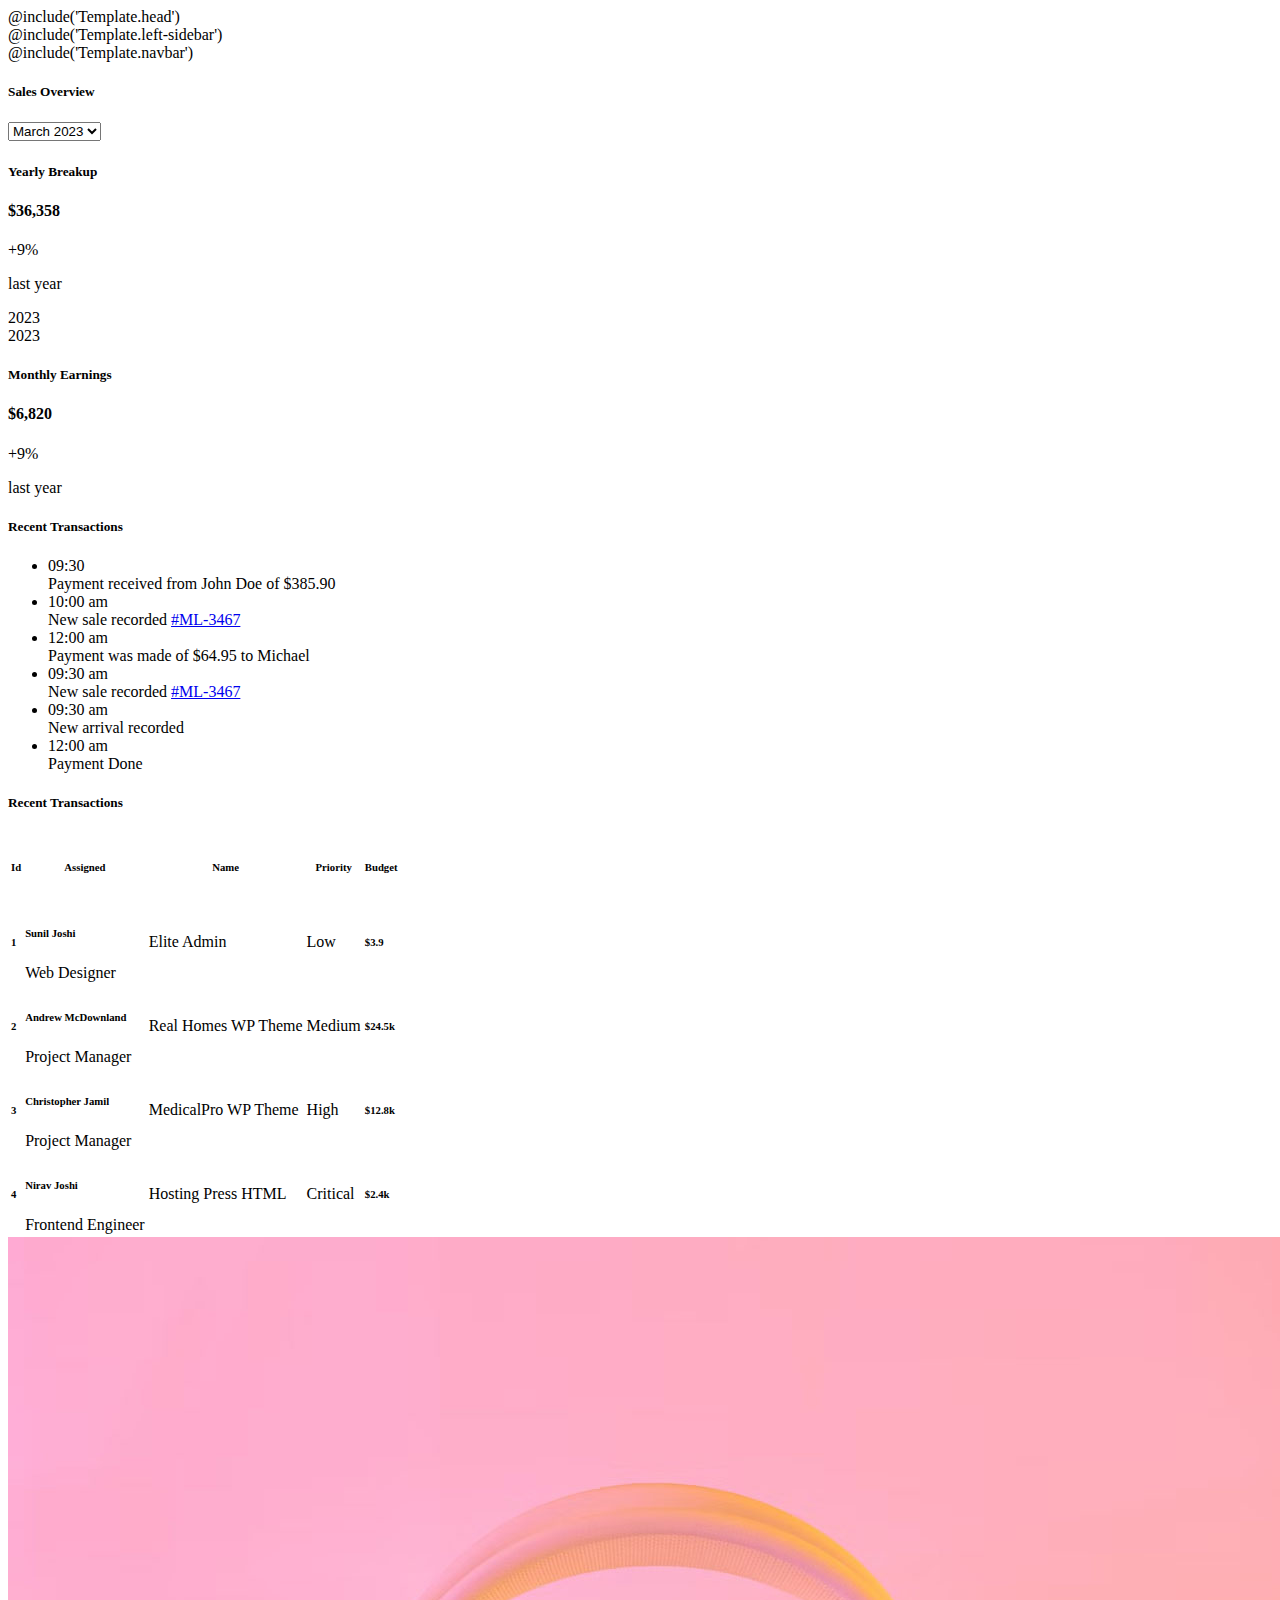
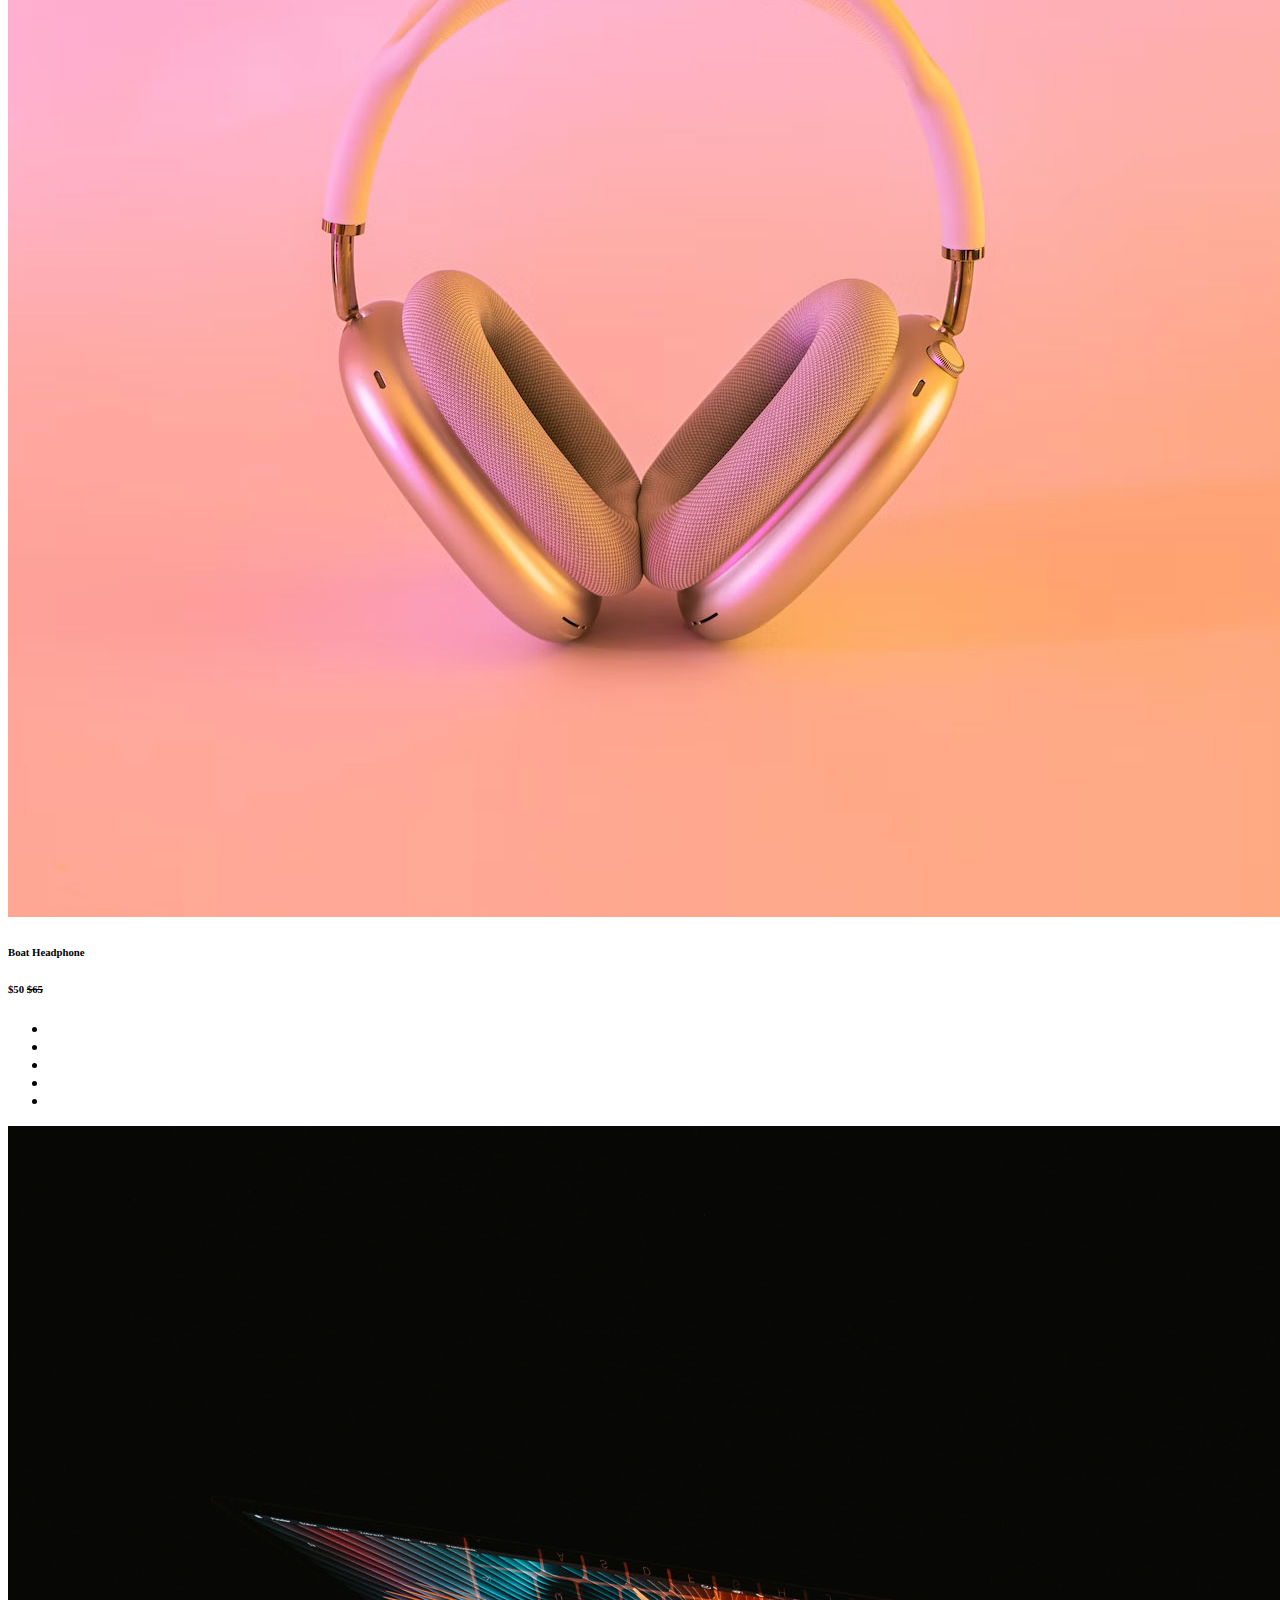
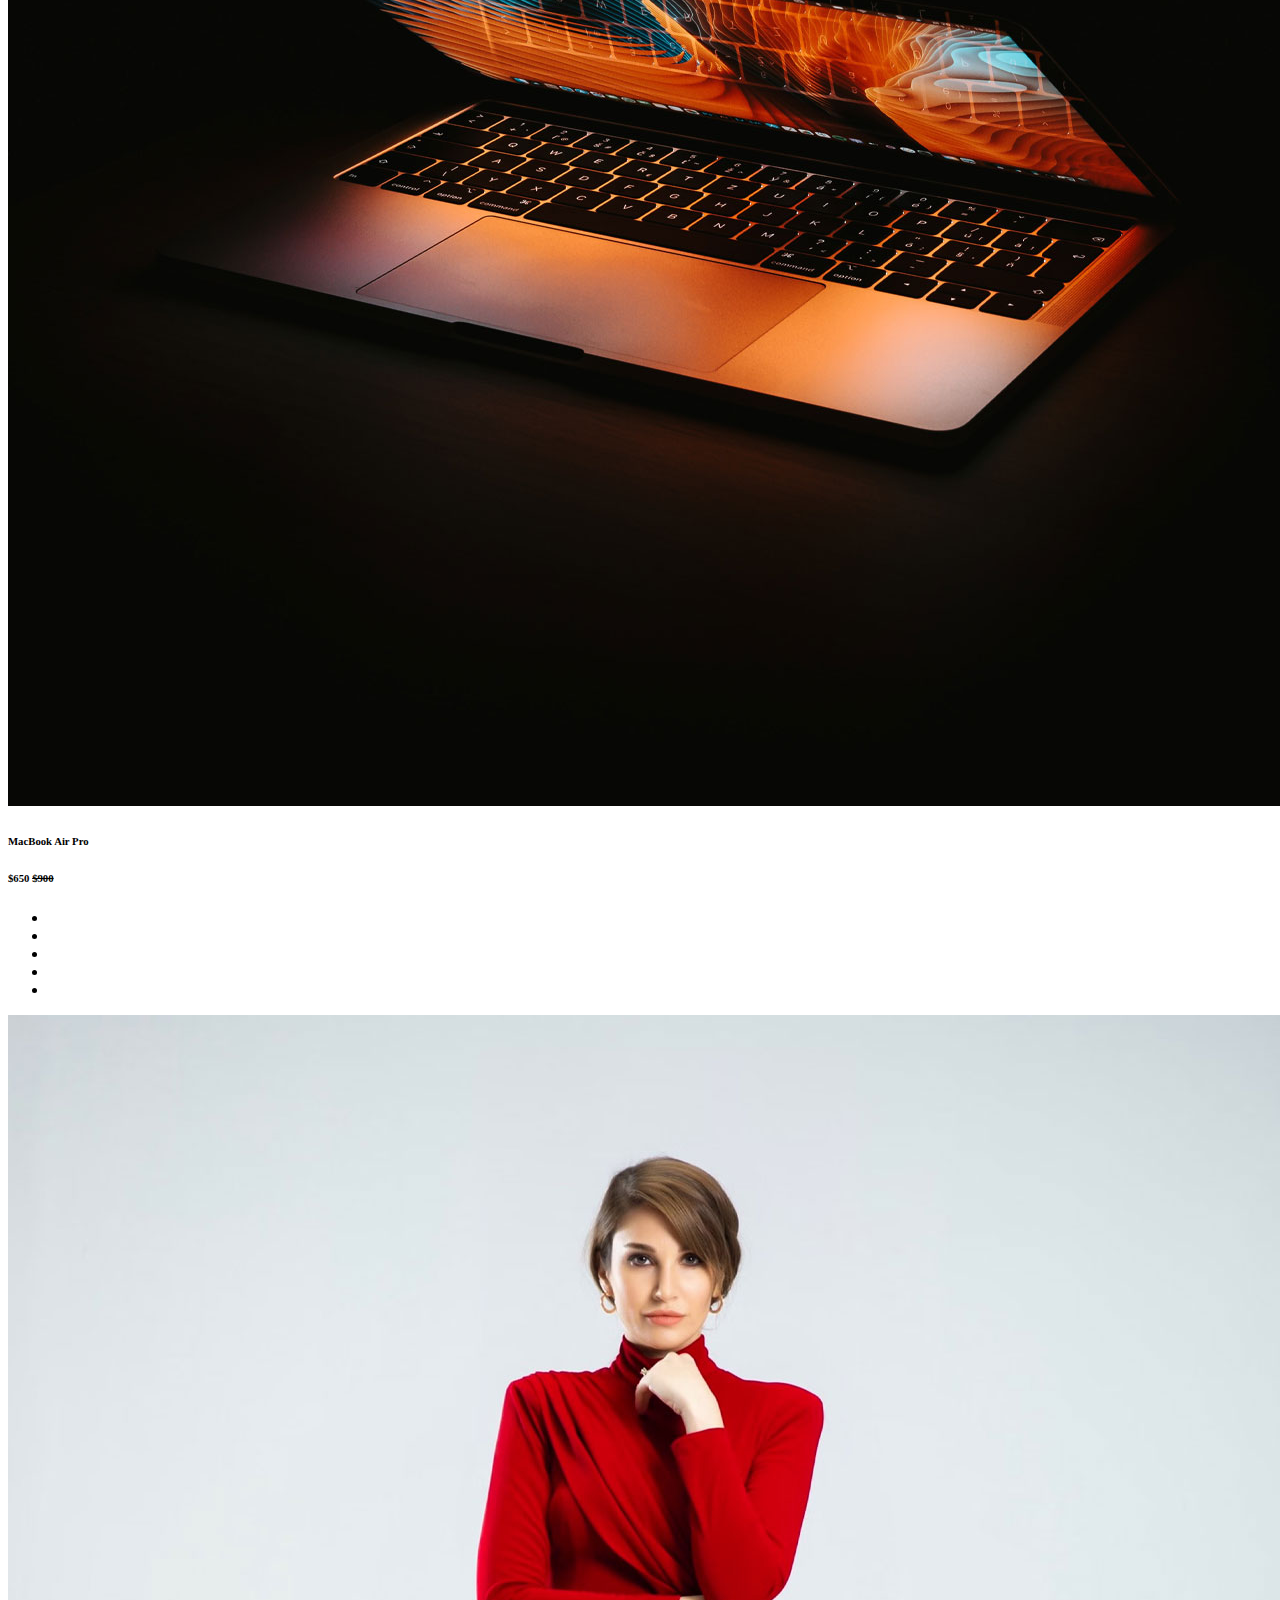
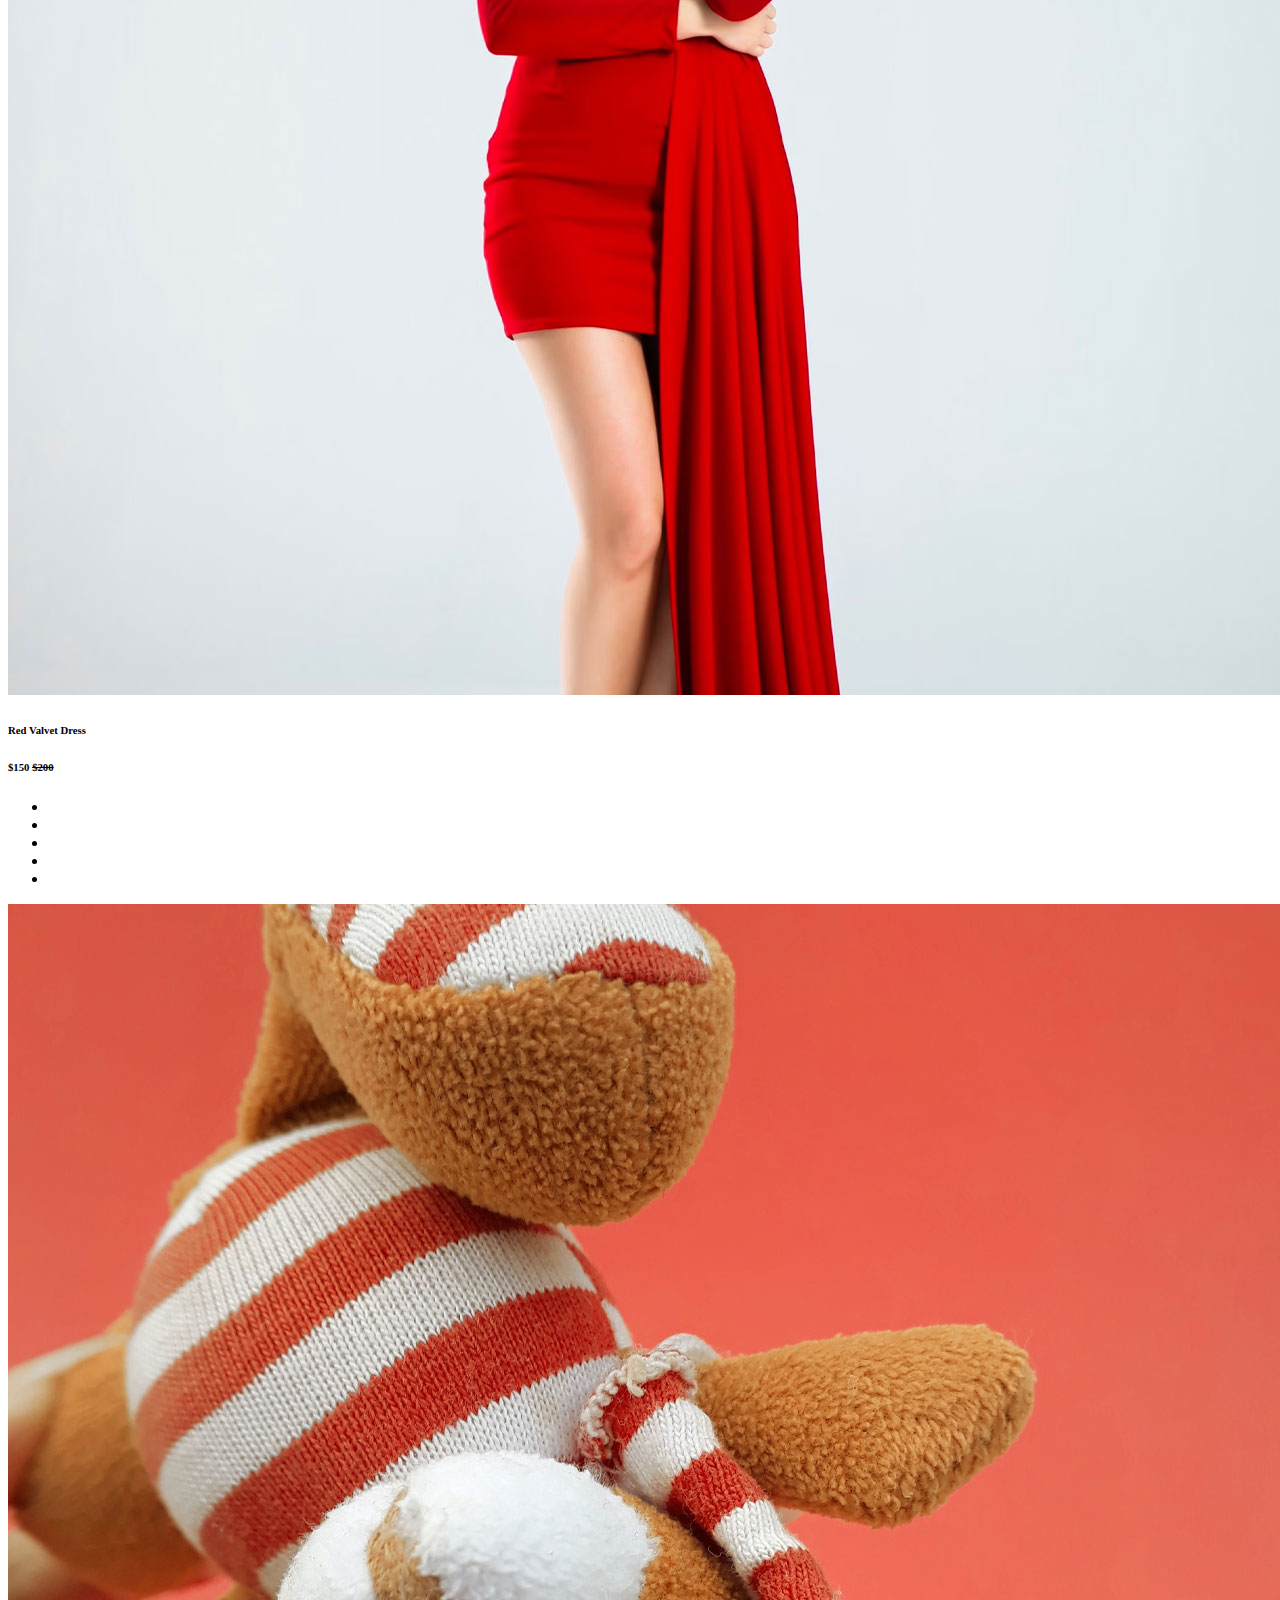
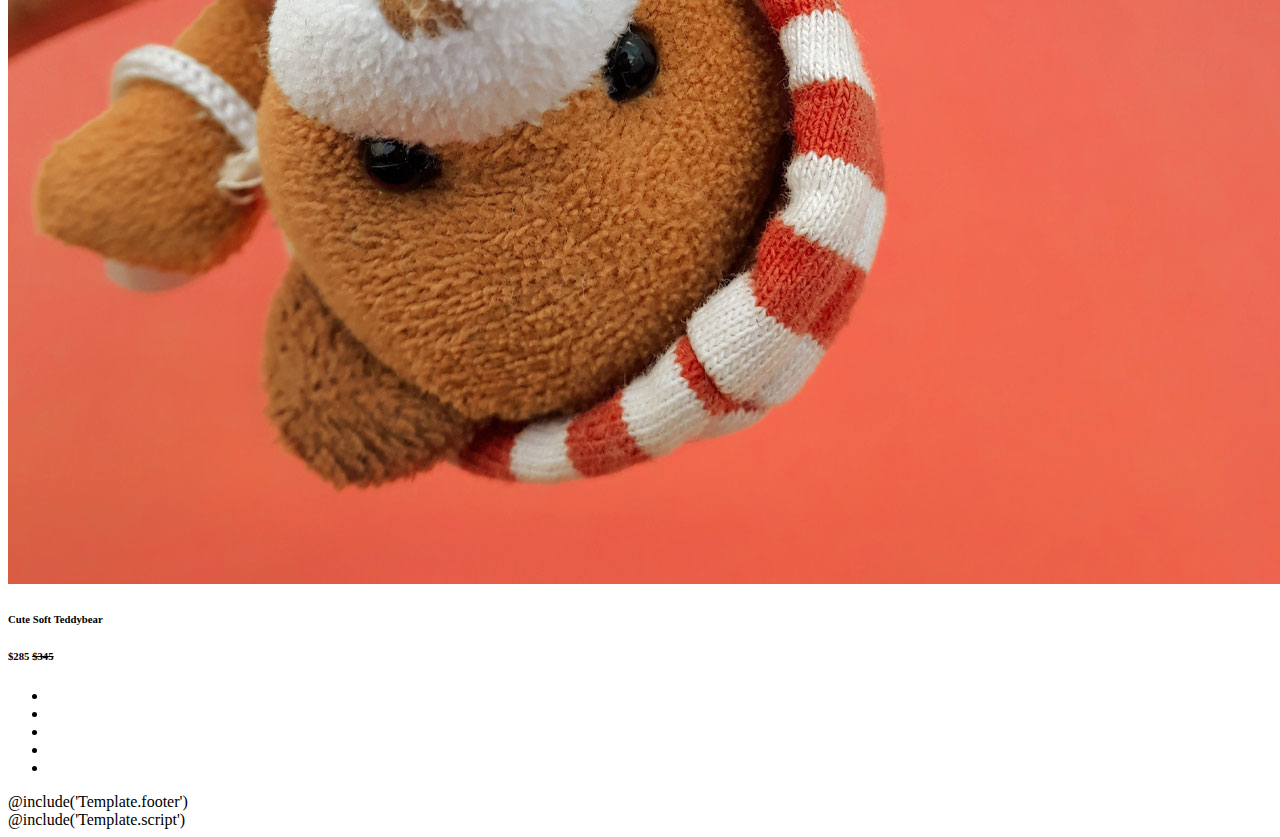
<file: public/Modernnize/src/html/index.html>
<!doctype html>
<html lang="en">

<head>
    @include('Template.head')
</head>

<body>
  <!--  Body Wrapper -->
  <div class="page-wrapper" id="main-wrapper" data-layout="vertical" data-navbarbg="skin6" data-sidebartype="full"
    data-sidebar-position="fixed" data-header-position="fixed">
    <!-- Sidebar Start -->
    @include('Template.left-sidebar')
    <!--  Sidebar End -->
    <!--  Main wrapper -->
    <div class="body-wrapper">
      <!--  Header Start -->
      <header class="app-header">
        @include('Template.navbar')
      </header>
      <!--  Header End -->
      <div class="container-fluid">
        <!--  Row 1 -->
        <div class="row">
          <div class="col-lg-8 d-flex align-items-strech">
            <div class="card w-100">
              <div class="card-body">
                <div class="d-sm-flex d-block align-items-center justify-content-between mb-9">
                  <div class="mb-3 mb-sm-0">
                    <h5 class="card-title fw-semibold">Sales Overview</h5>
                  </div>
                  <div>
                    <select class="form-select">
                      <option value="1">March 2023</option>
                      <option value="2">April 2023</option>
                      <option value="3">May 2023</option>
                      <option value="4">June 2023</option>
                    </select>
                  </div>
                </div>
                <div id="chart"></div>
              </div>
            </div>
          </div>
          <div class="col-lg-4">
            <div class="row">
              <div class="col-lg-12">
                <!-- Yearly Breakup -->
                <div class="card overflow-hidden">
                  <div class="card-body p-4">
                    <h5 class="card-title mb-9 fw-semibold">Yearly Breakup</h5>
                    <div class="row align-items-center">
                      <div class="col-8">
                        <h4 class="fw-semibold mb-3">$36,358</h4>
                        <div class="d-flex align-items-center mb-3">
                          <span
                            class="me-1 rounded-circle bg-light-success round-20 d-flex align-items-center justify-content-center">
                            <i class="ti ti-arrow-up-left text-success"></i>
                          </span>
                          <p class="text-dark me-1 fs-3 mb-0">+9%</p>
                          <p class="fs-3 mb-0">last year</p>
                        </div>
                        <div class="d-flex align-items-center">
                          <div class="me-4">
                            <span class="round-8 bg-primary rounded-circle me-2 d-inline-block"></span>
                            <span class="fs-2">2023</span>
                          </div>
                          <div>
                            <span class="round-8 bg-light-primary rounded-circle me-2 d-inline-block"></span>
                            <span class="fs-2">2023</span>
                          </div>
                        </div>
                      </div>
                      <div class="col-4">
                        <div class="d-flex justify-content-center">
                          <div id="breakup"></div>
                        </div>
                      </div>
                    </div>
                  </div>
                </div>
              </div>
              <div class="col-lg-12">
                <!-- Monthly Earnings -->
                <div class="card">
                  <div class="card-body">
                    <div class="row alig n-items-start">
                      <div class="col-8">
                        <h5 class="card-title mb-9 fw-semibold"> Monthly Earnings </h5>
                        <h4 class="fw-semibold mb-3">$6,820</h4>
                        <div class="d-flex align-items-center pb-1">
                          <span
                            class="me-2 rounded-circle bg-light-danger round-20 d-flex align-items-center justify-content-center">
                            <i class="ti ti-arrow-down-right text-danger"></i>
                          </span>
                          <p class="text-dark me-1 fs-3 mb-0">+9%</p>
                          <p class="fs-3 mb-0">last year</p>
                        </div>
                      </div>
                      <div class="col-4">
                        <div class="d-flex justify-content-end">
                          <div
                            class="text-white bg-secondary rounded-circle p-6 d-flex align-items-center justify-content-center">
                            <i class="ti ti-currency-dollar fs-6"></i>
                          </div>
                        </div>
                      </div>
                    </div>
                  </div>
                  <div id="earning"></div>
                </div>
              </div>
            </div>
          </div>
        </div>
        <div class="row">
          <div class="col-lg-4 d-flex align-items-stretch">
            <div class="card w-100">
              <div class="card-body p-4">
                <div class="mb-4">
                  <h5 class="card-title fw-semibold">Recent Transactions</h5>
                </div>
                <ul class="timeline-widget mb-0 position-relative mb-n5">
                  <li class="timeline-item d-flex position-relative overflow-hidden">
                    <div class="timeline-time text-dark flex-shrink-0 text-end">09:30</div>
                    <div class="timeline-badge-wrap d-flex flex-column align-items-center">
                      <span class="timeline-badge border-2 border border-primary flex-shrink-0 my-8"></span>
                      <span class="timeline-badge-border d-block flex-shrink-0"></span>
                    </div>
                    <div class="timeline-desc fs-3 text-dark mt-n1">Payment received from John Doe of $385.90</div>
                  </li>
                  <li class="timeline-item d-flex position-relative overflow-hidden">
                    <div class="timeline-time text-dark flex-shrink-0 text-end">10:00 am</div>
                    <div class="timeline-badge-wrap d-flex flex-column align-items-center">
                      <span class="timeline-badge border-2 border border-info flex-shrink-0 my-8"></span>
                      <span class="timeline-badge-border d-block flex-shrink-0"></span>
                    </div>
                    <div class="timeline-desc fs-3 text-dark mt-n1 fw-semibold">New sale recorded <a
                        href="javascript:void(0)" class="text-primary d-block fw-normal">#ML-3467</a>
                    </div>
                  </li>
                  <li class="timeline-item d-flex position-relative overflow-hidden">
                    <div class="timeline-time text-dark flex-shrink-0 text-end">12:00 am</div>
                    <div class="timeline-badge-wrap d-flex flex-column align-items-center">
                      <span class="timeline-badge border-2 border border-success flex-shrink-0 my-8"></span>
                      <span class="timeline-badge-border d-block flex-shrink-0"></span>
                    </div>
                    <div class="timeline-desc fs-3 text-dark mt-n1">Payment was made of $64.95 to Michael</div>
                  </li>
                  <li class="timeline-item d-flex position-relative overflow-hidden">
                    <div class="timeline-time text-dark flex-shrink-0 text-end">09:30 am</div>
                    <div class="timeline-badge-wrap d-flex flex-column align-items-center">
                      <span class="timeline-badge border-2 border border-warning flex-shrink-0 my-8"></span>
                      <span class="timeline-badge-border d-block flex-shrink-0"></span>
                    </div>
                    <div class="timeline-desc fs-3 text-dark mt-n1 fw-semibold">New sale recorded <a
                        href="javascript:void(0)" class="text-primary d-block fw-normal">#ML-3467</a>
                    </div>
                  </li>
                  <li class="timeline-item d-flex position-relative overflow-hidden">
                    <div class="timeline-time text-dark flex-shrink-0 text-end">09:30 am</div>
                    <div class="timeline-badge-wrap d-flex flex-column align-items-center">
                      <span class="timeline-badge border-2 border border-danger flex-shrink-0 my-8"></span>
                      <span class="timeline-badge-border d-block flex-shrink-0"></span>
                    </div>
                    <div class="timeline-desc fs-3 text-dark mt-n1 fw-semibold">New arrival recorded
                    </div>
                  </li>
                  <li class="timeline-item d-flex position-relative overflow-hidden">
                    <div class="timeline-time text-dark flex-shrink-0 text-end">12:00 am</div>
                    <div class="timeline-badge-wrap d-flex flex-column align-items-center">
                      <span class="timeline-badge border-2 border border-success flex-shrink-0 my-8"></span>
                    </div>
                    <div class="timeline-desc fs-3 text-dark mt-n1">Payment Done</div>
                  </li>
                </ul>
              </div>
            </div>
          </div>
          <div class="col-lg-8 d-flex align-items-stretch">
            <div class="card w-100">
              <div class="card-body p-4">
                <h5 class="card-title fw-semibold mb-4">Recent Transactions</h5>
                <div class="table-responsive">
                  <table class="table text-nowrap mb-0 align-middle">
                    <thead class="text-dark fs-4">
                      <tr>
                        <th class="border-bottom-0">
                          <h6 class="fw-semibold mb-0">Id</h6>
                        </th>
                        <th class="border-bottom-0">
                          <h6 class="fw-semibold mb-0">Assigned</h6>
                        </th>
                        <th class="border-bottom-0">
                          <h6 class="fw-semibold mb-0">Name</h6>
                        </th>
                        <th class="border-bottom-0">
                          <h6 class="fw-semibold mb-0">Priority</h6>
                        </th>
                        <th class="border-bottom-0">
                          <h6 class="fw-semibold mb-0">Budget</h6>
                        </th>
                      </tr>
                    </thead>
                    <tbody>
                      <tr>
                        <td class="border-bottom-0"><h6 class="fw-semibold mb-0">1</h6></td>
                        <td class="border-bottom-0">
                            <h6 class="fw-semibold mb-1">Sunil Joshi</h6>
                            <span class="fw-normal">Web Designer</span>
                        </td>
                        <td class="border-bottom-0">
                          <p class="mb-0 fw-normal">Elite Admin</p>
                        </td>
                        <td class="border-bottom-0">
                          <div class="d-flex align-items-center gap-2">
                            <span class="badge bg-primary rounded-3 fw-semibold">Low</span>
                          </div>
                        </td>
                        <td class="border-bottom-0">
                          <h6 class="fw-semibold mb-0 fs-4">$3.9</h6>
                        </td>
                      </tr>
                      <tr>
                        <td class="border-bottom-0"><h6 class="fw-semibold mb-0">2</h6></td>
                        <td class="border-bottom-0">
                            <h6 class="fw-semibold mb-1">Andrew McDownland</h6>
                            <span class="fw-normal">Project Manager</span>
                        </td>
                        <td class="border-bottom-0">
                          <p class="mb-0 fw-normal">Real Homes WP Theme</p>
                        </td>
                        <td class="border-bottom-0">
                          <div class="d-flex align-items-center gap-2">
                            <span class="badge bg-secondary rounded-3 fw-semibold">Medium</span>
                          </div>
                        </td>
                        <td class="border-bottom-0">
                          <h6 class="fw-semibold mb-0 fs-4">$24.5k</h6>
                        </td>
                      </tr>
                      <tr>
                        <td class="border-bottom-0"><h6 class="fw-semibold mb-0">3</h6></td>
                        <td class="border-bottom-0">
                            <h6 class="fw-semibold mb-1">Christopher Jamil</h6>
                            <span class="fw-normal">Project Manager</span>
                        </td>
                        <td class="border-bottom-0">
                          <p class="mb-0 fw-normal">MedicalPro WP Theme</p>
                        </td>
                        <td class="border-bottom-0">
                          <div class="d-flex align-items-center gap-2">
                            <span class="badge bg-danger rounded-3 fw-semibold">High</span>
                          </div>
                        </td>
                        <td class="border-bottom-0">
                          <h6 class="fw-semibold mb-0 fs-4">$12.8k</h6>
                        </td>
                      </tr>
                      <tr>
                        <td class="border-bottom-0"><h6 class="fw-semibold mb-0">4</h6></td>
                        <td class="border-bottom-0">
                            <h6 class="fw-semibold mb-1">Nirav Joshi</h6>
                            <span class="fw-normal">Frontend Engineer</span>
                        </td>
                        <td class="border-bottom-0">
                          <p class="mb-0 fw-normal">Hosting Press HTML</p>
                        </td>
                        <td class="border-bottom-0">
                          <div class="d-flex align-items-center gap-2">
                            <span class="badge bg-success rounded-3 fw-semibold">Critical</span>
                          </div>
                        </td>
                        <td class="border-bottom-0">
                          <h6 class="fw-semibold mb-0 fs-4">$2.4k</h6>
                        </td>
                      </tr>
                    </tbody>
                  </table>
                </div>
              </div>
            </div>
          </div>
        </div>
        <div class="row">
          <div class="col-sm-6 col-xl-3">
            <div class="card overflow-hidden rounded-2">
              <div class="position-relative">
                <a href="javascript:void(0)"><img src="../assets/images/products/s4.jpg" class="card-img-top rounded-0" alt="..."></a>
                <a href="javascript:void(0)" class="bg-primary rounded-circle p-2 text-white d-inline-flex position-absolute bottom-0 end-0 mb-n3 me-3" data-bs-toggle="tooltip" data-bs-placement="top" data-bs-title="Add To Cart"><i class="ti ti-basket fs-4"></i></a>                      </div>
              <div class="card-body pt-3 p-4">
                <h6 class="fw-semibold fs-4">Boat Headphone</h6>
                <div class="d-flex align-items-center justify-content-between">
                  <h6 class="fw-semibold fs-4 mb-0">$50 <span class="ms-2 fw-normal text-muted fs-3"><del>$65</del></span></h6>
                  <ul class="list-unstyled d-flex align-items-center mb-0">
                    <li><a class="me-1" href="javascript:void(0)"><i class="ti ti-star text-warning"></i></a></li>
                    <li><a class="me-1" href="javascript:void(0)"><i class="ti ti-star text-warning"></i></a></li>
                    <li><a class="me-1" href="javascript:void(0)"><i class="ti ti-star text-warning"></i></a></li>
                    <li><a class="me-1" href="javascript:void(0)"><i class="ti ti-star text-warning"></i></a></li>
                    <li><a class="" href="javascript:void(0)"><i class="ti ti-star text-warning"></i></a></li>
                  </ul>
                </div>
              </div>
            </div>
          </div>
          <div class="col-sm-6 col-xl-3">
            <div class="card overflow-hidden rounded-2">
              <div class="position-relative">
                <a href="javascript:void(0)"><img src="../assets/images/products/s5.jpg" class="card-img-top rounded-0" alt="..."></a>
                <a href="javascript:void(0)" class="bg-primary rounded-circle p-2 text-white d-inline-flex position-absolute bottom-0 end-0 mb-n3 me-3" data-bs-toggle="tooltip" data-bs-placement="top" data-bs-title="Add To Cart"><i class="ti ti-basket fs-4"></i></a>                      </div>
              <div class="card-body pt-3 p-4">
                <h6 class="fw-semibold fs-4">MacBook Air Pro</h6>
                <div class="d-flex align-items-center justify-content-between">
                  <h6 class="fw-semibold fs-4 mb-0">$650 <span class="ms-2 fw-normal text-muted fs-3"><del>$900</del></span></h6>
                  <ul class="list-unstyled d-flex align-items-center mb-0">
                    <li><a class="me-1" href="javascript:void(0)"><i class="ti ti-star text-warning"></i></a></li>
                    <li><a class="me-1" href="javascript:void(0)"><i class="ti ti-star text-warning"></i></a></li>
                    <li><a class="me-1" href="javascript:void(0)"><i class="ti ti-star text-warning"></i></a></li>
                    <li><a class="me-1" href="javascript:void(0)"><i class="ti ti-star text-warning"></i></a></li>
                    <li><a class="" href="javascript:void(0)"><i class="ti ti-star text-warning"></i></a></li>
                  </ul>
                </div>
              </div>
            </div>
          </div>
          <div class="col-sm-6 col-xl-3">
            <div class="card overflow-hidden rounded-2">
              <div class="position-relative">
                <a href="javascript:void(0)"><img src="../assets/images/products/s7.jpg" class="card-img-top rounded-0" alt="..."></a>
                <a href="javascript:void(0)" class="bg-primary rounded-circle p-2 text-white d-inline-flex position-absolute bottom-0 end-0 mb-n3 me-3" data-bs-toggle="tooltip" data-bs-placement="top" data-bs-title="Add To Cart"><i class="ti ti-basket fs-4"></i></a>                      </div>
              <div class="card-body pt-3 p-4">
                <h6 class="fw-semibold fs-4">Red Valvet Dress</h6>
                <div class="d-flex align-items-center justify-content-between">
                  <h6 class="fw-semibold fs-4 mb-0">$150 <span class="ms-2 fw-normal text-muted fs-3"><del>$200</del></span></h6>
                  <ul class="list-unstyled d-flex align-items-center mb-0">
                    <li><a class="me-1" href="javascript:void(0)"><i class="ti ti-star text-warning"></i></a></li>
                    <li><a class="me-1" href="javascript:void(0)"><i class="ti ti-star text-warning"></i></a></li>
                    <li><a class="me-1" href="javascript:void(0)"><i class="ti ti-star text-warning"></i></a></li>
                    <li><a class="me-1" href="javascript:void(0)"><i class="ti ti-star text-warning"></i></a></li>
                    <li><a class="" href="javascript:void(0)"><i class="ti ti-star text-warning"></i></a></li>
                  </ul>
                </div>
              </div>
            </div>
          </div>
          <div class="col-sm-6 col-xl-3">
            <div class="card overflow-hidden rounded-2">
              <div class="position-relative">
                <a href="javascript:void(0)"><img src="../assets/images/products/s11.jpg" class="card-img-top rounded-0" alt="..."></a>
                <a href="javascript:void(0)" class="bg-primary rounded-circle p-2 text-white d-inline-flex position-absolute bottom-0 end-0 mb-n3 me-3" data-bs-toggle="tooltip" data-bs-placement="top" data-bs-title="Add To Cart"><i class="ti ti-basket fs-4"></i></a>                      </div>
              <div class="card-body pt-3 p-4">
                <h6 class="fw-semibold fs-4">Cute Soft Teddybear</h6>
                <div class="d-flex align-items-center justify-content-between">
                  <h6 class="fw-semibold fs-4 mb-0">$285 <span class="ms-2 fw-normal text-muted fs-3"><del>$345</del></span></h6>
                  <ul class="list-unstyled d-flex align-items-center mb-0">
                    <li><a class="me-1" href="javascript:void(0)"><i class="ti ti-star text-warning"></i></a></li>
                    <li><a class="me-1" href="javascript:void(0)"><i class="ti ti-star text-warning"></i></a></li>
                    <li><a class="me-1" href="javascript:void(0)"><i class="ti ti-star text-warning"></i></a></li>
                    <li><a class="me-1" href="javascript:void(0)"><i class="ti ti-star text-warning"></i></a></li>
                    <li><a class="" href="javascript:void(0)"><i class="ti ti-star text-warning"></i></a></li>
                  </ul>
                </div>
              </div>
            </div>
          </div>
        </div>
        @include('Template.footer')
      </div>
    </div>
  </div>
  @include('Template.script')
</body>

</html>
</file>
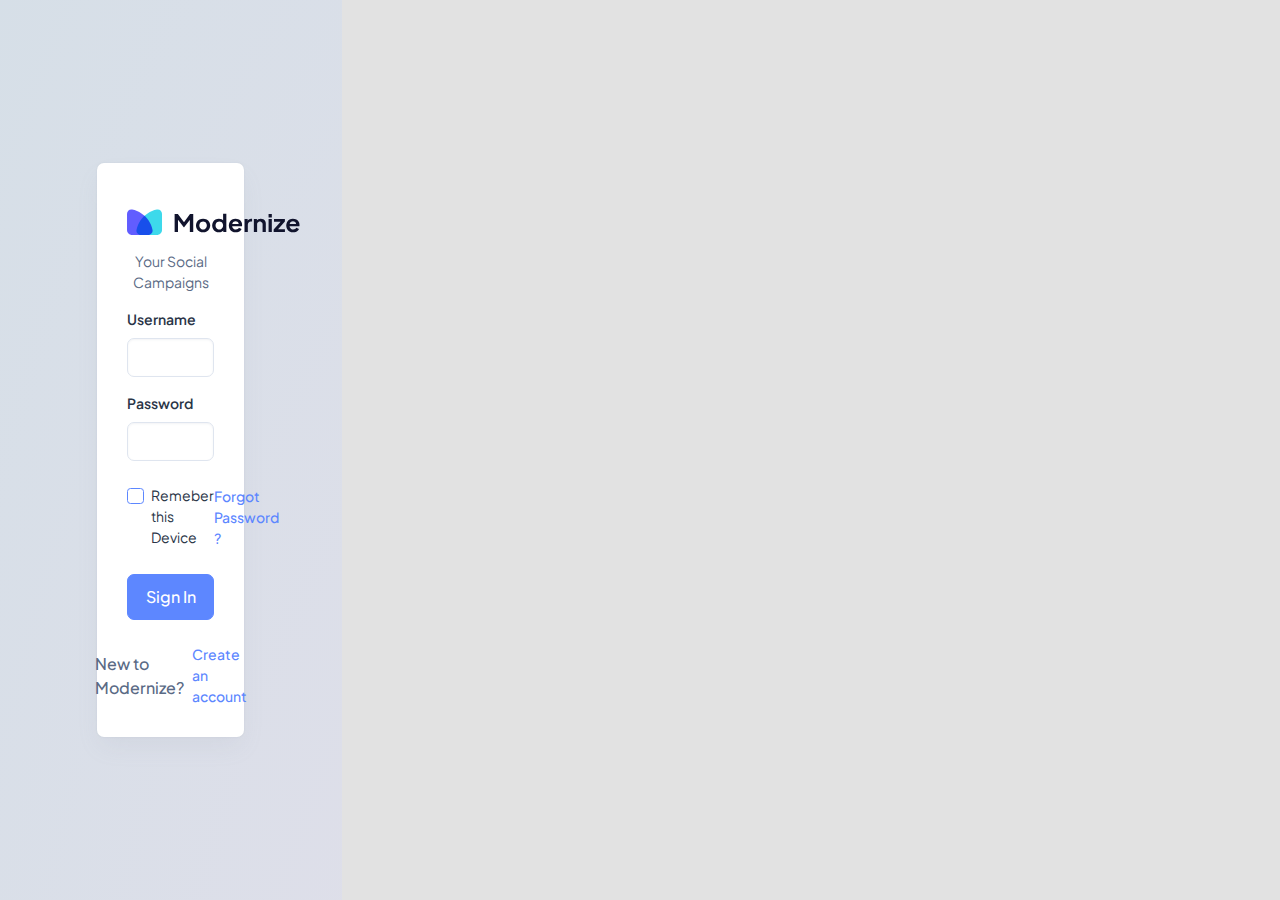
<file: public/Modernnize/src/html/authentication-login.html>
<!doctype html>
<html lang="en">

<head>
  <meta charset="utf-8">
  <meta name="viewport" content="width=device-width, initial-scale=1">
  <title>Modernize Free</title>
  <link rel="shortcut icon" type="image/png" href="../assets/images/logos/favicon.png" />
  <link rel="stylesheet" href="../assets/css/styles.min.css" />
</head>

<body>
  <!--  Body Wrapper -->
  <div class="page-wrapper" id="main-wrapper" data-layout="vertical" data-navbarbg="skin6" data-sidebartype="full"
    data-sidebar-position="fixed" data-header-position="fixed">
    <div
      class="position-relative overflow-hidden radial-gradient min-vh-100 d-flex align-items-center justify-content-center">
      <div class="d-flex align-items-center justify-content-center w-100">
        <div class="row justify-content-center w-100">
          <div class="col-md-8 col-lg-6 col-xxl-3">
            <div class="card mb-0">
              <div class="card-body">
                <a href="./index.html" class="text-nowrap logo-img text-center d-block py-3 w-100">
                  <img src="../assets/images/logos/dark-logo.svg" width="180" alt="">
                </a>
                <p class="text-center">Your Social Campaigns</p>
                <form>
                  <div class="mb-3">
                    <label for="exampleInputEmail1" class="form-label">Username</label>
                    <input type="email" class="form-control" id="exampleInputEmail1" aria-describedby="emailHelp">
                  </div>
                  <div class="mb-4">
                    <label for="exampleInputPassword1" class="form-label">Password</label>
                    <input type="password" class="form-control" id="exampleInputPassword1">
                  </div>
                  <div class="d-flex align-items-center justify-content-between mb-4">
                    <div class="form-check">
                      <input class="form-check-input primary" type="checkbox" value="" id="flexCheckChecked" checked>
                      <label class="form-check-label text-dark" for="flexCheckChecked">
                        Remeber this Device
                      </label>
                    </div>
                    <a class="text-primary fw-bold" href="./index.html">Forgot Password ?</a>
                  </div>
                  <a href="./index.html" class="btn btn-primary w-100 py-8 fs-4 mb-4 rounded-2">Sign In</a>
                  <div class="d-flex align-items-center justify-content-center">
                    <p class="fs-4 mb-0 fw-bold">New to Modernize?</p>
                    <a class="text-primary fw-bold ms-2" href="./authentication-register.html">Create an account</a>
                  </div>
                </form>
              </div>
            </div>
          </div>
        </div>
      </div>
    </div>
  </div>
  <script src="../assets/libs/jquery/dist/jquery.min.js"></script>
  <script src="../assets/libs/bootstrap/dist/js/bootstrap.bundle.min.js"></script>
</body>

</html>
</file>
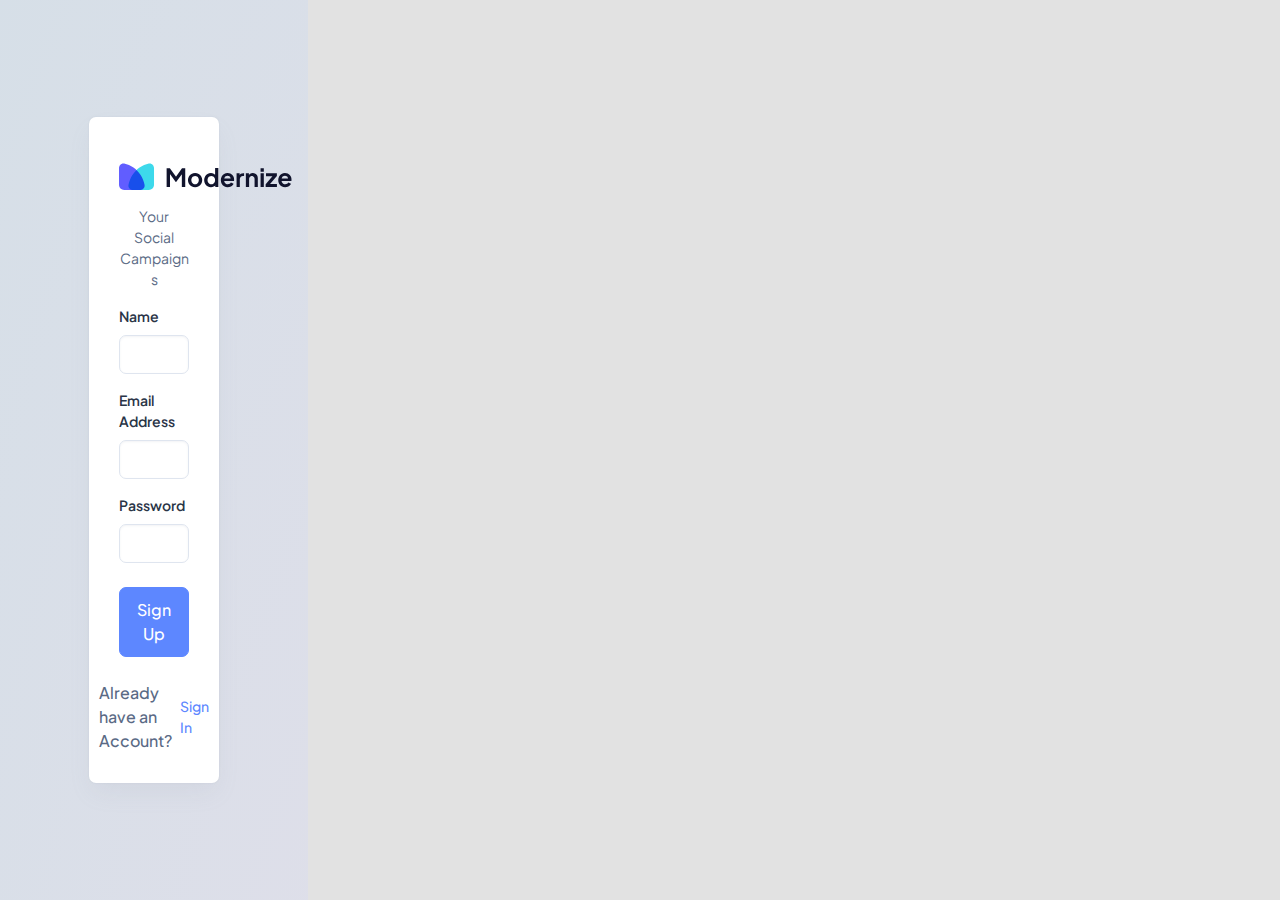
<file: public/Modernnize/src/html/authentication-register.html>
<!doctype html>
<html lang="en">

<head>
  <meta charset="utf-8">
  <meta name="viewport" content="width=device-width, initial-scale=1">
  <title>Modernize Free</title>
  <link rel="shortcut icon" type="image/png" href="../assets/images/logos/favicon.png" />
  <link rel="stylesheet" href="../assets/css/styles.min.css" />
</head>

<body>
  <!--  Body Wrapper -->
  <div class="page-wrapper" id="main-wrapper" data-layout="vertical" data-navbarbg="skin6" data-sidebartype="full"
    data-sidebar-position="fixed" data-header-position="fixed">
    <div
      class="position-relative overflow-hidden radial-gradient min-vh-100 d-flex align-items-center justify-content-center">
      <div class="d-flex align-items-center justify-content-center w-100">
        <div class="row justify-content-center w-100">
          <div class="col-md-8 col-lg-6 col-xxl-3">
            <div class="card mb-0">
              <div class="card-body">
                <a href="./index.html" class="text-nowrap logo-img text-center d-block py-3 w-100">
                  <img src="../assets/images/logos/dark-logo.svg" width="180" alt="">
                </a>
                <p class="text-center">Your Social Campaigns</p>
                <form>
                  <div class="mb-3">
                    <label for="exampleInputtext1" class="form-label">Name</label>
                    <input type="text" class="form-control" id="exampleInputtext1" aria-describedby="textHelp">
                  </div>
                  <div class="mb-3">
                    <label for="exampleInputEmail1" class="form-label">Email Address</label>
                    <input type="email" class="form-control" id="exampleInputEmail1" aria-describedby="emailHelp">
                  </div>
                  <div class="mb-4">
                    <label for="exampleInputPassword1" class="form-label">Password</label>
                    <input type="password" class="form-control" id="exampleInputPassword1">
                  </div>
                  <a href="./index.html" class="btn btn-primary w-100 py-8 fs-4 mb-4 rounded-2">Sign Up</a>
                  <div class="d-flex align-items-center justify-content-center">
                    <p class="fs-4 mb-0 fw-bold">Already have an Account?</p>
                    <a class="text-primary fw-bold ms-2" href="./authentication-login.html">Sign In</a>
                  </div>
                </form>
              </div>
            </div>
          </div>
        </div>
      </div>
    </div>
  </div>
  <script src="../assets/libs/jquery/dist/jquery.min.js"></script>
  <script src="../assets/libs/bootstrap/dist/js/bootstrap.bundle.min.js"></script>
</body>

</html>
</file>
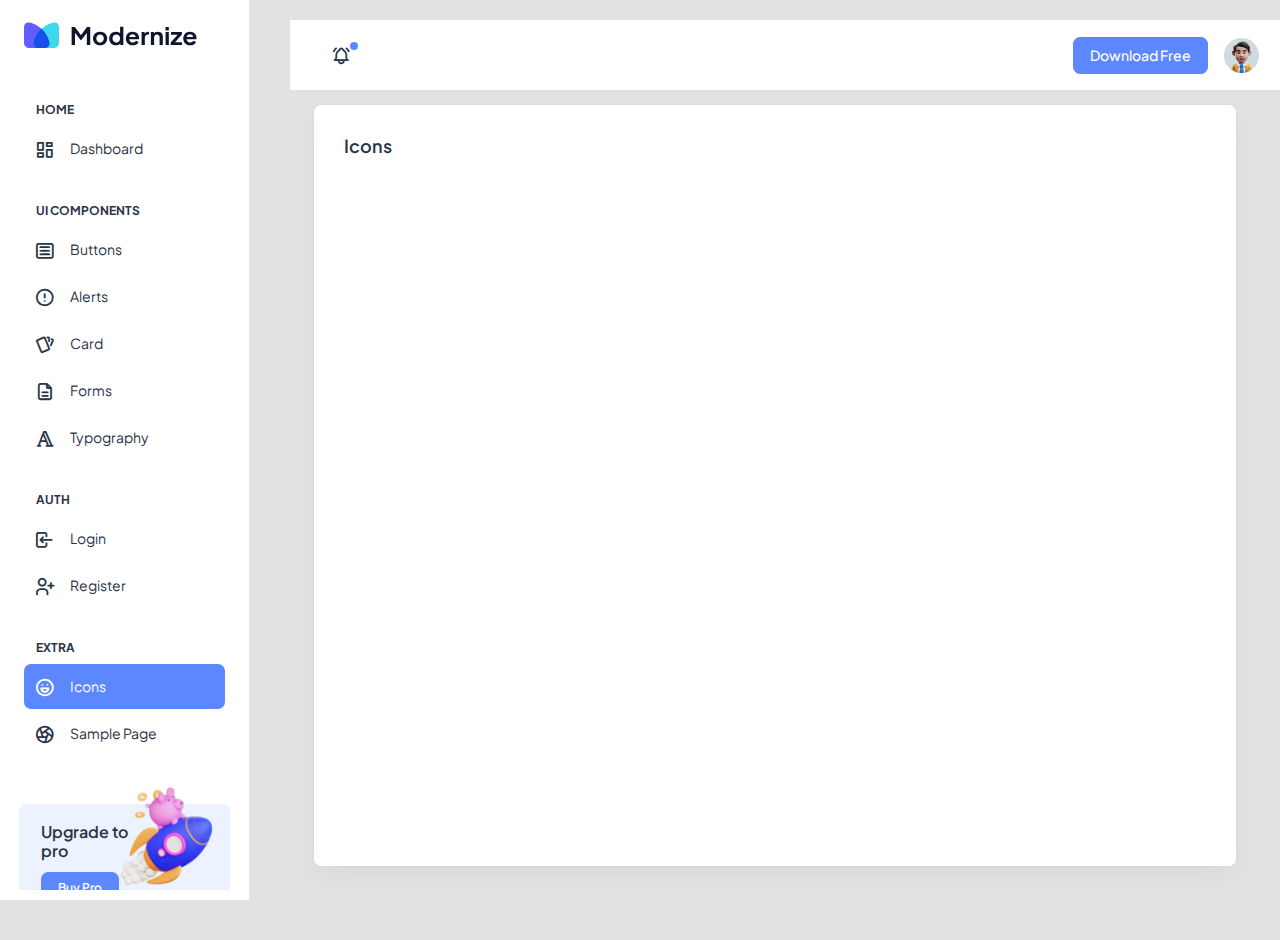
<file: public/Modernnize/src/html/icon-tabler.html>
<!doctype html>
<html lang="en">

<head>
  <meta charset="utf-8">
  <meta name="viewport" content="width=device-width, initial-scale=1">
  <title>Modernize Free</title>
  <link rel="shortcut icon" type="image/png" href="../assets/images/logos/favicon.png" />
  <link rel="stylesheet" href="../assets/css/styles.min.css" />
</head>

<body>
  <!--  Body Wrapper -->
  <div class="page-wrapper" id="main-wrapper" data-layout="vertical" data-navbarbg="skin6" data-sidebartype="full"
    data-sidebar-position="fixed" data-header-position="fixed">
    <!-- Sidebar Start -->
    <aside class="left-sidebar">
      <!-- Sidebar scroll-->
      <div>
        <div class="brand-logo d-flex align-items-center justify-content-between">
          <a href="./index.html" class="text-nowrap logo-img">
            <img src="../assets/images/logos/dark-logo.svg" width="180" alt="" />
          </a>
          <div class="close-btn d-xl-none d-block sidebartoggler cursor-pointer" id="sidebarCollapse">
            <i class="ti ti-x fs-8"></i>
          </div>
        </div>
        <!-- Sidebar navigation-->
        <nav class="sidebar-nav scroll-sidebar" data-simplebar="">
          <ul id="sidebarnav">
            <li class="nav-small-cap">
              <i class="ti ti-dots nav-small-cap-icon fs-4"></i>
              <span class="hide-menu">Home</span>
            </li>
            <li class="sidebar-item">
              <a class="sidebar-link" href="./index.html" aria-expanded="false">
                <span>
                  <i class="ti ti-layout-dashboard"></i>
                </span>
                <span class="hide-menu">Dashboard</span>
              </a>
            </li>
            <li class="nav-small-cap">
              <i class="ti ti-dots nav-small-cap-icon fs-4"></i>
              <span class="hide-menu">UI COMPONENTS</span>
            </li>
            <li class="sidebar-item">
              <a class="sidebar-link" href="./ui-buttons.html" aria-expanded="false">
                <span>
                  <i class="ti ti-article"></i>
                </span>
                <span class="hide-menu">Buttons</span>
              </a>
            </li>
            <li class="sidebar-item">
              <a class="sidebar-link" href="./ui-alerts.html" aria-expanded="false">
                <span>
                  <i class="ti ti-alert-circle"></i>
                </span>
                <span class="hide-menu">Alerts</span>
              </a>
            </li>
            <li class="sidebar-item">
              <a class="sidebar-link" href="./ui-card.html" aria-expanded="false">
                <span>
                  <i class="ti ti-cards"></i>
                </span>
                <span class="hide-menu">Card</span>
              </a>
            </li>
            <li class="sidebar-item">
              <a class="sidebar-link" href="./ui-forms.html" aria-expanded="false">
                <span>
                  <i class="ti ti-file-description"></i>
                </span>
                <span class="hide-menu">Forms</span>
              </a>
            </li>
            <li class="sidebar-item">
              <a class="sidebar-link" href="./ui-typography.html" aria-expanded="false">
                <span>
                  <i class="ti ti-typography"></i>
                </span>
                <span class="hide-menu">Typography</span>
              </a>
            </li>
            <li class="nav-small-cap">
              <i class="ti ti-dots nav-small-cap-icon fs-4"></i>
              <span class="hide-menu">AUTH</span>
            </li>
            <li class="sidebar-item">
              <a class="sidebar-link" href="./authentication-login.html" aria-expanded="false">
                <span>
                  <i class="ti ti-login"></i>
                </span>
                <span class="hide-menu">Login</span>
              </a>
            </li>
            <li class="sidebar-item">
              <a class="sidebar-link" href="./authentication-register.html" aria-expanded="false">
                <span>
                  <i class="ti ti-user-plus"></i>
                </span>
                <span class="hide-menu">Register</span>
              </a>
            </li>
            <li class="nav-small-cap">
              <i class="ti ti-dots nav-small-cap-icon fs-4"></i>
              <span class="hide-menu">EXTRA</span>
            </li>
            <li class="sidebar-item">
              <a class="sidebar-link" href="./icon-tabler.html" aria-expanded="false">
                <span>
                  <i class="ti ti-mood-happy"></i>
                </span>
                <span class="hide-menu">Icons</span>
              </a>
            </li>
            <li class="sidebar-item">
              <a class="sidebar-link" href="./sample-page.html" aria-expanded="false">
                <span>
                  <i class="ti ti-aperture"></i>
                </span>
                <span class="hide-menu">Sample Page</span>
              </a>
            </li>
          </ul>
          <div class="unlimited-access hide-menu bg-light-primary position-relative mb-7 mt-5 rounded">
            <div class="d-flex">
              <div class="unlimited-access-title me-3">
                <h6 class="fw-semibold fs-4 mb-6 text-dark w-85">Upgrade to pro</h6>
                <a href="https://adminmart.com/product/modernize-bootstrap-5-admin-template/" target="_blank" class="btn btn-primary fs-2 fw-semibold lh-sm">Buy Pro</a>
              </div>
              <div class="unlimited-access-img">
                <img src="../assets/images/backgrounds/rocket.png" alt="" class="img-fluid">
              </div>
            </div>
          </div>
        </nav>
        <!-- End Sidebar navigation -->
      </div>
      <!-- End Sidebar scroll-->
    </aside>
    <!--  Sidebar End -->
    <!--  Main wrapper -->
    <div class="body-wrapper">
      <!--  Header Start -->
      <header class="app-header">
        <nav class="navbar navbar-expand-lg navbar-light">
          <ul class="navbar-nav">
            <li class="nav-item d-block d-xl-none">
              <a class="nav-link sidebartoggler nav-icon-hover" id="headerCollapse" href="javascript:void(0)">
                <i class="ti ti-menu-2"></i>
              </a>
            </li>
            <li class="nav-item">
              <a class="nav-link nav-icon-hover" href="javascript:void(0)">
                <i class="ti ti-bell-ringing"></i>
                <div class="notification bg-primary rounded-circle"></div>
              </a>
            </li>
          </ul>
          <div class="navbar-collapse justify-content-end px-0" id="navbarNav">
            <ul class="navbar-nav flex-row ms-auto align-items-center justify-content-end">
              <a href="https://adminmart.com/product/modernize-free-bootstrap-admin-dashboard/" target="_blank" class="btn btn-primary">Download Free</a>
              <li class="nav-item dropdown">
                <a class="nav-link nav-icon-hover" href="javascript:void(0)" id="drop2" data-bs-toggle="dropdown"
                  aria-expanded="false">
                  <img src="../assets/images/profile/user-1.jpg" alt="" width="35" height="35" class="rounded-circle">
                </a>
                <div class="dropdown-menu dropdown-menu-end dropdown-menu-animate-up" aria-labelledby="drop2">
                  <div class="message-body">
                    <a href="javascript:void(0)" class="d-flex align-items-center gap-2 dropdown-item">
                      <i class="ti ti-user fs-6"></i>
                      <p class="mb-0 fs-3">My Profile</p>
                    </a>
                    <a href="javascript:void(0)" class="d-flex align-items-center gap-2 dropdown-item">
                      <i class="ti ti-mail fs-6"></i>
                      <p class="mb-0 fs-3">My Account</p>
                    </a>
                    <a href="javascript:void(0)" class="d-flex align-items-center gap-2 dropdown-item">
                      <i class="ti ti-list-check fs-6"></i>
                      <p class="mb-0 fs-3">My Task</p>
                    </a>
                    <a href="./authentication-login.html" class="btn btn-outline-primary mx-3 mt-2 d-block">Logout</a>
                  </div>
                </div>
              </li>
            </ul>
          </div>
        </nav>
      </header>
      <!--  Header End -->
      <div class="container-fluid">
        <div class="card w-100 h-100 position-relative overflow-hidden">
          <div class="card-body">
            <h5 class="card-title fw-semibold mb-4">Icons</h5>
            <iframe src="https://tabler-icons.io/" frameborder="0" style="height: calc(100vh - 250px); width: 100%;"
              data-simplebar=""></iframe>
          </div>
        </div>
      </div>
    </div>
  </div>
  <script src="../assets/libs/jquery/dist/jquery.min.js"></script>
  <script src="../assets/libs/bootstrap/dist/js/bootstrap.bundle.min.js"></script>
  <script src="../assets/js/sidebarmenu.js"></script>
  <script src="../assets/js/app.min.js"></script>
  <script src="../assets/libs/simplebar/dist/simplebar.js"></script>
</body>

</html>
</file>
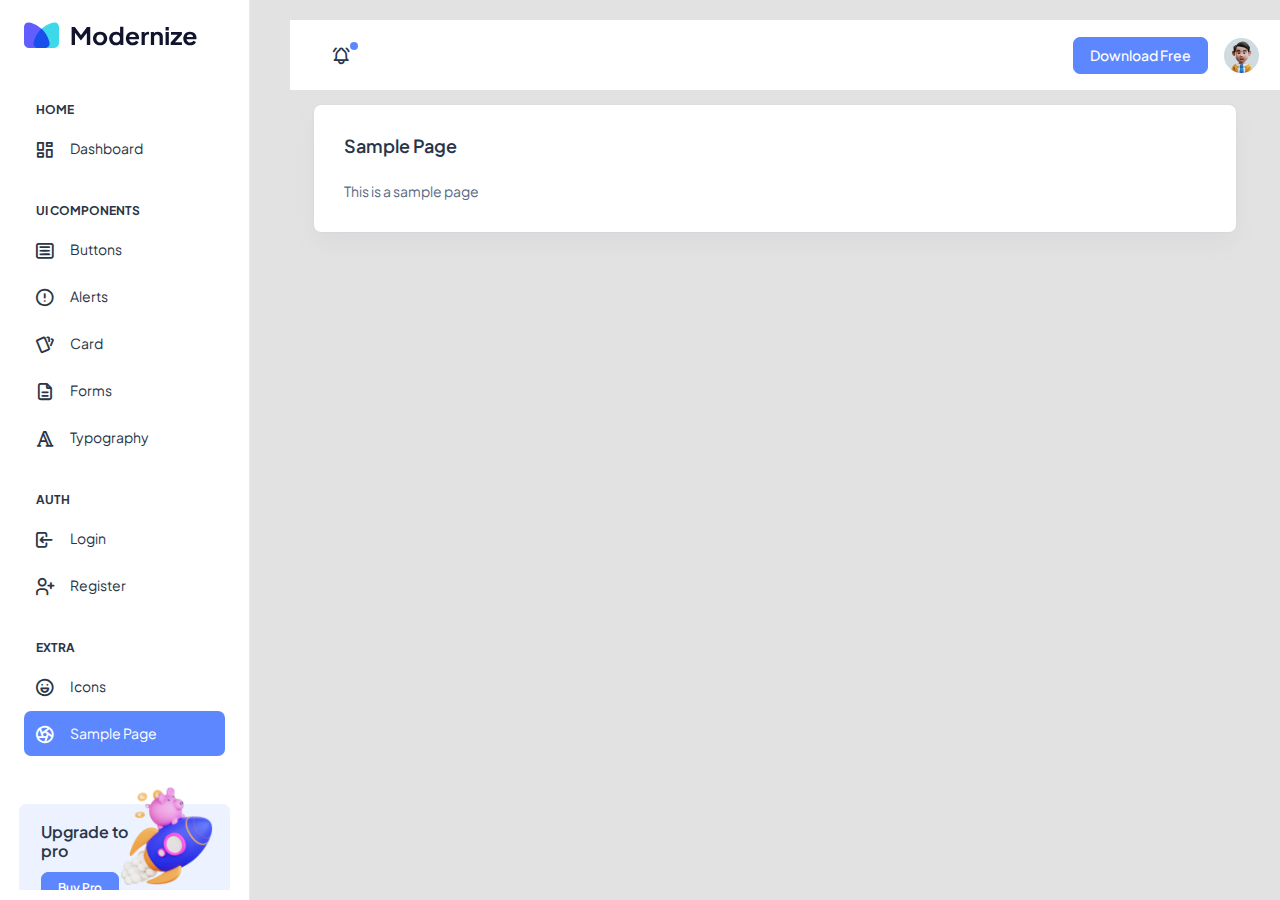
<file: public/Modernnize/src/html/sample-page.html>
<!doctype html>
<html lang="en">

<head>
  <meta charset="utf-8">
  <meta name="viewport" content="width=device-width, initial-scale=1">
  <title>Modernize Free</title>
  <link rel="shortcut icon" type="image/png" href="../assets/images/logos/favicon.png" />
  <link rel="stylesheet" href="../assets/css/styles.min.css" />
</head>

<body>
  <!--  Body Wrapper -->
  <div class="page-wrapper" id="main-wrapper" data-layout="vertical" data-navbarbg="skin6" data-sidebartype="full"
    data-sidebar-position="fixed" data-header-position="fixed">
    <!-- Sidebar Start -->
    <aside class="left-sidebar">
      <!-- Sidebar scroll-->
      <div>
        <div class="brand-logo d-flex align-items-center justify-content-between">
          <a href="./index.html" class="text-nowrap logo-img">
            <img src="../assets/images/logos/dark-logo.svg" width="180" alt="" />
          </a>
          <div class="close-btn d-xl-none d-block sidebartoggler cursor-pointer" id="sidebarCollapse">
            <i class="ti ti-x fs-8"></i>
          </div>
        </div>
        <!-- Sidebar navigation-->
        <nav class="sidebar-nav scroll-sidebar" data-simplebar="">
          <ul id="sidebarnav">
            <li class="nav-small-cap">
              <i class="ti ti-dots nav-small-cap-icon fs-4"></i>
              <span class="hide-menu">Home</span>
            </li>
            <li class="sidebar-item">
              <a class="sidebar-link" href="./index.html" aria-expanded="false">
                <span>
                  <i class="ti ti-layout-dashboard"></i>
                </span>
                <span class="hide-menu">Dashboard</span>
              </a>
            </li>
            <li class="nav-small-cap">
              <i class="ti ti-dots nav-small-cap-icon fs-4"></i>
              <span class="hide-menu">UI COMPONENTS</span>
            </li>
            <li class="sidebar-item">
              <a class="sidebar-link" href="./ui-buttons.html" aria-expanded="false">
                <span>
                  <i class="ti ti-article"></i>
                </span>
                <span class="hide-menu">Buttons</span>
              </a>
            </li>
            <li class="sidebar-item">
              <a class="sidebar-link" href="./ui-alerts.html" aria-expanded="false">
                <span>
                  <i class="ti ti-alert-circle"></i>
                </span>
                <span class="hide-menu">Alerts</span>
              </a>
            </li>
            <li class="sidebar-item">
              <a class="sidebar-link" href="./ui-card.html" aria-expanded="false">
                <span>
                  <i class="ti ti-cards"></i>
                </span>
                <span class="hide-menu">Card</span>
              </a>
            </li>
            <li class="sidebar-item">
              <a class="sidebar-link" href="./ui-forms.html" aria-expanded="false">
                <span>
                  <i class="ti ti-file-description"></i>
                </span>
                <span class="hide-menu">Forms</span>
              </a>
            </li>
            <li class="sidebar-item">
              <a class="sidebar-link" href="./ui-typography.html" aria-expanded="false">
                <span>
                  <i class="ti ti-typography"></i>
                </span>
                <span class="hide-menu">Typography</span>
              </a>
            </li>
            <li class="nav-small-cap">
              <i class="ti ti-dots nav-small-cap-icon fs-4"></i>
              <span class="hide-menu">AUTH</span>
            </li>
            <li class="sidebar-item">
              <a class="sidebar-link" href="./authentication-login.html" aria-expanded="false">
                <span>
                  <i class="ti ti-login"></i>
                </span>
                <span class="hide-menu">Login</span>
              </a>
            </li>
            <li class="sidebar-item">
              <a class="sidebar-link" href="./authentication-register.html" aria-expanded="false">
                <span>
                  <i class="ti ti-user-plus"></i>
                </span>
                <span class="hide-menu">Register</span>
              </a>
            </li>
            <li class="nav-small-cap">
              <i class="ti ti-dots nav-small-cap-icon fs-4"></i>
              <span class="hide-menu">EXTRA</span>
            </li>
            <li class="sidebar-item">
              <a class="sidebar-link" href="./icon-tabler.html" aria-expanded="false">
                <span>
                  <i class="ti ti-mood-happy"></i>
                </span>
                <span class="hide-menu">Icons</span>
              </a>
            </li>
            <li class="sidebar-item">
              <a class="sidebar-link" href="./sample-page.html" aria-expanded="false">
                <span>
                  <i class="ti ti-aperture"></i>
                </span>
                <span class="hide-menu">Sample Page</span>
              </a>
            </li>
          </ul>
          <div class="unlimited-access hide-menu bg-light-primary position-relative mb-7 mt-5 rounded">
            <div class="d-flex">
              <div class="unlimited-access-title me-3">
                <h6 class="fw-semibold fs-4 mb-6 text-dark w-85">Upgrade to pro</h6>
                <a href="https://adminmart.com/product/modernize-bootstrap-5-admin-template/" target="_blank" class="btn btn-primary fs-2 fw-semibold lh-sm">Buy Pro</a>
              </div>
              <div class="unlimited-access-img">
                <img src="../assets/images/backgrounds/rocket.png" alt="" class="img-fluid">
              </div>
            </div>
          </div>
        </nav>
        <!-- End Sidebar navigation -->
      </div>
      <!-- End Sidebar scroll-->
    </aside>
    <!--  Sidebar End -->
    <!--  Main wrapper -->
    <div class="body-wrapper">
      <!--  Header Start -->
      <header class="app-header">
        <nav class="navbar navbar-expand-lg navbar-light">
          <ul class="navbar-nav">
            <li class="nav-item d-block d-xl-none">
              <a class="nav-link sidebartoggler nav-icon-hover" id="headerCollapse" href="javascript:void(0)">
                <i class="ti ti-menu-2"></i>
              </a>
            </li>
            <li class="nav-item">
              <a class="nav-link nav-icon-hover" href="javascript:void(0)">
                <i class="ti ti-bell-ringing"></i>
                <div class="notification bg-primary rounded-circle"></div>
              </a>
            </li>
          </ul>
          <div class="navbar-collapse justify-content-end px-0" id="navbarNav">
            <ul class="navbar-nav flex-row ms-auto align-items-center justify-content-end">
              <a href="https://adminmart.com/product/modernize-free-bootstrap-admin-dashboard/" target="_blank" class="btn btn-primary">Download Free</a>
              <li class="nav-item dropdown">
                <a class="nav-link nav-icon-hover" href="javascript:void(0)" id="drop2" data-bs-toggle="dropdown"
                  aria-expanded="false">
                  <img src="../assets/images/profile/user-1.jpg" alt="" width="35" height="35" class="rounded-circle">
                </a>
                <div class="dropdown-menu dropdown-menu-end dropdown-menu-animate-up" aria-labelledby="drop2">
                  <div class="message-body">
                    <a href="javascript:void(0)" class="d-flex align-items-center gap-2 dropdown-item">
                      <i class="ti ti-user fs-6"></i>
                      <p class="mb-0 fs-3">My Profile</p>
                    </a>
                    <a href="javascript:void(0)" class="d-flex align-items-center gap-2 dropdown-item">
                      <i class="ti ti-mail fs-6"></i>
                      <p class="mb-0 fs-3">My Account</p>
                    </a>
                    <a href="javascript:void(0)" class="d-flex align-items-center gap-2 dropdown-item">
                      <i class="ti ti-list-check fs-6"></i>
                      <p class="mb-0 fs-3">My Task</p>
                    </a>
                    <a href="./authentication-login.html" class="btn btn-outline-primary mx-3 mt-2 d-block">Logout</a>
                  </div>
                </div>
              </li>
            </ul>
          </div>
        </nav>
      </header>
      <!--  Header End -->
      <div class="container-fluid">
        <div class="card">
          <div class="card-body">
            <h5 class="card-title fw-semibold mb-4">Sample Page</h5>
            <p class="mb-0">This is a sample page </p>
          </div>
        </div>
      </div>
    </div>
  </div>
  <script src="../assets/libs/jquery/dist/jquery.min.js"></script>
  <script src="../assets/libs/bootstrap/dist/js/bootstrap.bundle.min.js"></script>
  <script src="../assets/js/sidebarmenu.js"></script>
  <script src="../assets/js/app.min.js"></script>
  <script src="../assets/libs/simplebar/dist/simplebar.js"></script>
</body>

</html>
</file>
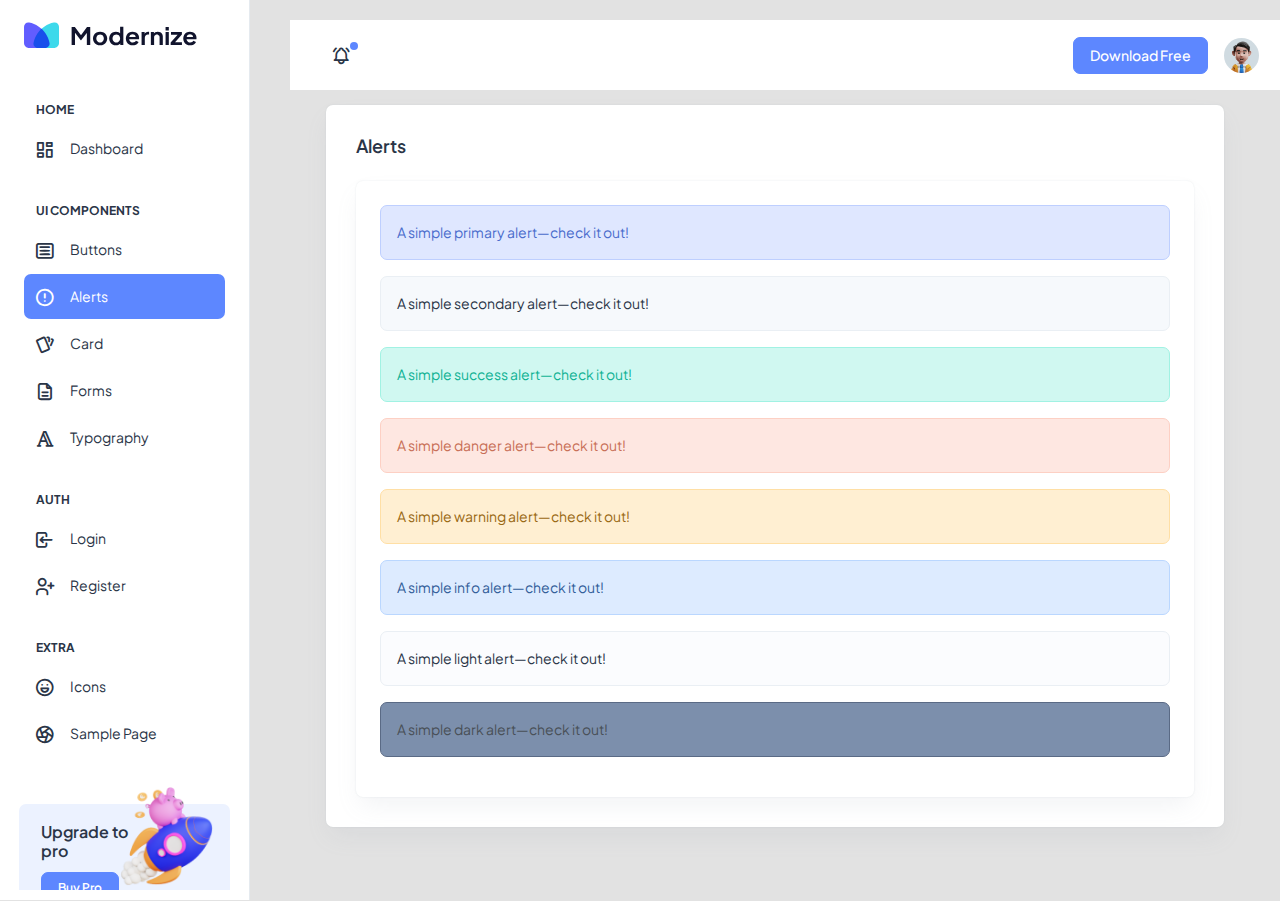
<file: public/Modernnize/src/html/ui-alerts.html>
<!doctype html>
<html lang="en">

<head>
  <meta charset="utf-8">
  <meta name="viewport" content="width=device-width, initial-scale=1">
  <title>Modernize Free</title>
  <link rel="shortcut icon" type="image/png" href="../assets/images/logos/favicon.png" />
  <link rel="stylesheet" href="../assets/css/styles.min.css" />
</head>

<body>
  <!--  Body Wrapper -->
  <div class="page-wrapper" id="main-wrapper" data-layout="vertical" data-navbarbg="skin6" data-sidebartype="full"
    data-sidebar-position="fixed" data-header-position="fixed">
    <!-- Sidebar Start -->
    <aside class="left-sidebar">
      <!-- Sidebar scroll-->
      <div>
        <div class="brand-logo d-flex align-items-center justify-content-between">
          <a href="./index.html" class="text-nowrap logo-img">
            <img src="../assets/images/logos/dark-logo.svg" width="180" alt="" />
          </a>
          <div class="close-btn d-xl-none d-block sidebartoggler cursor-pointer" id="sidebarCollapse">
            <i class="ti ti-x fs-8"></i>
          </div>
        </div>
        <!-- Sidebar navigation-->
        <nav class="sidebar-nav scroll-sidebar" data-simplebar="">
          <ul id="sidebarnav">
            <li class="nav-small-cap">
              <i class="ti ti-dots nav-small-cap-icon fs-4"></i>
              <span class="hide-menu">Home</span>
            </li>
            <li class="sidebar-item">
              <a class="sidebar-link" href="./index.html" aria-expanded="false">
                <span>
                  <i class="ti ti-layout-dashboard"></i>
                </span>
                <span class="hide-menu">Dashboard</span>
              </a>
            </li>
            <li class="nav-small-cap">
              <i class="ti ti-dots nav-small-cap-icon fs-4"></i>
              <span class="hide-menu">UI COMPONENTS</span>
            </li>
            <li class="sidebar-item">
              <a class="sidebar-link" href="./ui-buttons.html" aria-expanded="false">
                <span>
                  <i class="ti ti-article"></i>
                </span>
                <span class="hide-menu">Buttons</span>
              </a>
            </li>
            <li class="sidebar-item">
              <a class="sidebar-link" href="./ui-alerts.html" aria-expanded="false">
                <span>
                  <i class="ti ti-alert-circle"></i>
                </span>
                <span class="hide-menu">Alerts</span>
              </a>
            </li>
            <li class="sidebar-item">
              <a class="sidebar-link" href="./ui-card.html" aria-expanded="false">
                <span>
                  <i class="ti ti-cards"></i>
                </span>
                <span class="hide-menu">Card</span>
              </a>
            </li>
            <li class="sidebar-item">
              <a class="sidebar-link" href="./ui-forms.html" aria-expanded="false">
                <span>
                  <i class="ti ti-file-description"></i>
                </span>
                <span class="hide-menu">Forms</span>
              </a>
            </li>
            <li class="sidebar-item">
              <a class="sidebar-link" href="./ui-typography.html" aria-expanded="false">
                <span>
                  <i class="ti ti-typography"></i>
                </span>
                <span class="hide-menu">Typography</span>
              </a>
            </li>
            <li class="nav-small-cap">
              <i class="ti ti-dots nav-small-cap-icon fs-4"></i>
              <span class="hide-menu">AUTH</span>
            </li>
            <li class="sidebar-item">
              <a class="sidebar-link" href="./authentication-login.html" aria-expanded="false">
                <span>
                  <i class="ti ti-login"></i>
                </span>
                <span class="hide-menu">Login</span>
              </a>
            </li>
            <li class="sidebar-item">
              <a class="sidebar-link" href="./authentication-register.html" aria-expanded="false">
                <span>
                  <i class="ti ti-user-plus"></i>
                </span>
                <span class="hide-menu">Register</span>
              </a>
            </li>
            <li class="nav-small-cap">
              <i class="ti ti-dots nav-small-cap-icon fs-4"></i>
              <span class="hide-menu">EXTRA</span>
            </li>
            <li class="sidebar-item">
              <a class="sidebar-link" href="./icon-tabler.html" aria-expanded="false">
                <span>
                  <i class="ti ti-mood-happy"></i>
                </span>
                <span class="hide-menu">Icons</span>
              </a>
            </li>
            <li class="sidebar-item">
              <a class="sidebar-link" href="./sample-page.html" aria-expanded="false">
                <span>
                  <i class="ti ti-aperture"></i>
                </span>
                <span class="hide-menu">Sample Page</span>
              </a>
            </li>
          </ul>
          <div class="unlimited-access hide-menu bg-light-primary position-relative mb-7 mt-5 rounded">
            <div class="d-flex">
              <div class="unlimited-access-title me-3">
                <h6 class="fw-semibold fs-4 mb-6 text-dark w-85">Upgrade to pro</h6>
                <a href="https://adminmart.com/product/modernize-bootstrap-5-admin-template/" target="_blank" class="btn btn-primary fs-2 fw-semibold lh-sm">Buy Pro</a>
              </div>
              <div class="unlimited-access-img">
                <img src="../assets/images/backgrounds/rocket.png" alt="" class="img-fluid">
              </div>
            </div>
          </div>
        </nav>
        <!-- End Sidebar navigation -->
      </div>
      <!-- End Sidebar scroll-->
    </aside>
    <!--  Sidebar End -->
    <!--  Main wrapper -->
    <div class="body-wrapper">
      <!--  Header Start -->
      <header class="app-header">
        <nav class="navbar navbar-expand-lg navbar-light">
          <ul class="navbar-nav">
            <li class="nav-item d-block d-xl-none">
              <a class="nav-link sidebartoggler nav-icon-hover" id="headerCollapse" href="javascript:void(0)">
                <i class="ti ti-menu-2"></i>
              </a>
            </li>
            <li class="nav-item">
              <a class="nav-link nav-icon-hover" href="javascript:void(0)">
                <i class="ti ti-bell-ringing"></i>
                <div class="notification bg-primary rounded-circle"></div>
              </a>
            </li>
          </ul>
          <div class="navbar-collapse justify-content-end px-0" id="navbarNav">
            <ul class="navbar-nav flex-row ms-auto align-items-center justify-content-end">
              <a href="https://adminmart.com/product/modernize-free-bootstrap-admin-dashboard/" target="_blank" class="btn btn-primary">Download Free</a>
              <li class="nav-item dropdown">
                <a class="nav-link nav-icon-hover" href="javascript:void(0)" id="drop2" data-bs-toggle="dropdown"
                  aria-expanded="false">
                  <img src="../assets/images/profile/user-1.jpg" alt="" width="35" height="35" class="rounded-circle">
                </a>
                <div class="dropdown-menu dropdown-menu-end dropdown-menu-animate-up" aria-labelledby="drop2">
                  <div class="message-body">
                    <a href="javascript:void(0)" class="d-flex align-items-center gap-2 dropdown-item">
                      <i class="ti ti-user fs-6"></i>
                      <p class="mb-0 fs-3">My Profile</p>
                    </a>
                    <a href="javascript:void(0)" class="d-flex align-items-center gap-2 dropdown-item">
                      <i class="ti ti-mail fs-6"></i>
                      <p class="mb-0 fs-3">My Account</p>
                    </a>
                    <a href="javascript:void(0)" class="d-flex align-items-center gap-2 dropdown-item">
                      <i class="ti ti-list-check fs-6"></i>
                      <p class="mb-0 fs-3">My Task</p>
                    </a>
                    <a href="./authentication-login.html" class="btn btn-outline-primary mx-3 mt-2 d-block">Logout</a>
                  </div>
                </div>
              </li>
            </ul>
          </div>
        </nav>
      </header>
      <!--  Header End -->
      <div class="container-fluid">
        <div class="container-fluid">
          <div class="card">
            <div class="card-body">
              <h5 class="card-title fw-semibold mb-4">Alerts</h5>
              <div class="card mb-0">
                <div class="card-body p-4">
                  <div class="alert alert-primary" role="alert">
                    A simple primary alert—check it out!
                  </div>
                  <div class="alert alert-secondary" role="alert">
                    A simple secondary alert—check it out!
                  </div>
                  <div class="alert alert-success" role="alert">
                    A simple success alert—check it out!
                  </div>
                  <div class="alert alert-danger" role="alert">
                    A simple danger alert—check it out!
                  </div>
                  <div class="alert alert-warning" role="alert">
                    A simple warning alert—check it out!
                  </div>
                  <div class="alert alert-info" role="alert">
                    A simple info alert—check it out!
                  </div>
                  <div class="alert alert-light" role="alert">
                    A simple light alert—check it out!
                  </div>
                  <div class="alert alert-dark" role="alert">
                    A simple dark alert—check it out!
                  </div>
                </div>
              </div>
            </div>
          </div>
        </div>
      </div>
    </div>
  </div>
  <script src="../assets/libs/jquery/dist/jquery.min.js"></script>
  <script src="../assets/libs/bootstrap/dist/js/bootstrap.bundle.min.js"></script>
  <script src="../assets/js/sidebarmenu.js"></script>
  <script src="../assets/js/app.min.js"></script>
  <script src="../assets/libs/simplebar/dist/simplebar.js"></script>
</body>

</html>
</file>
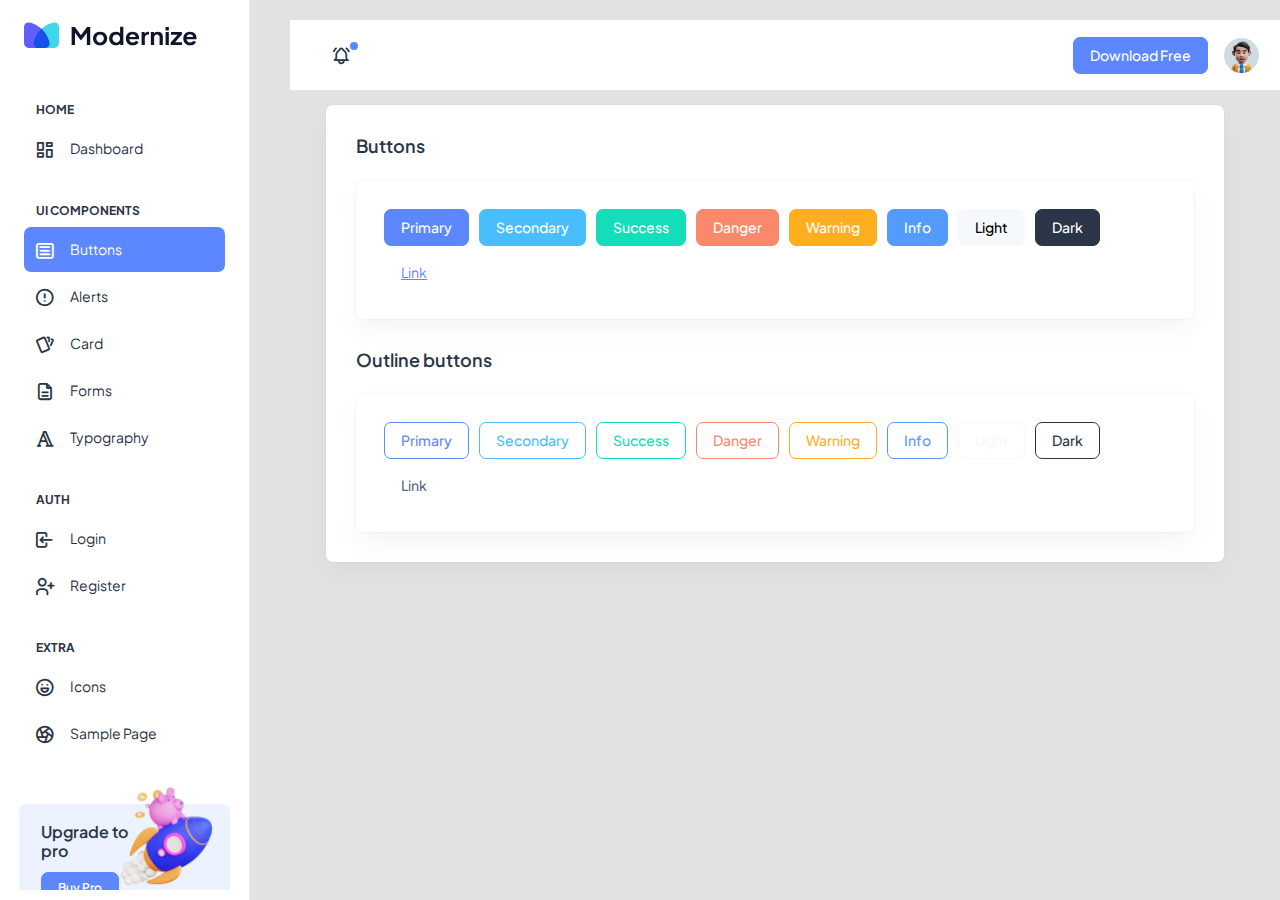
<file: public/Modernnize/src/html/ui-buttons.html>
<!doctype html>
<html lang="en">

<head>
  <meta charset="utf-8">
  <meta name="viewport" content="width=device-width, initial-scale=1">
  <title>Modernize Free</title>
  <link rel="shortcut icon" type="image/png" href="../assets/images/logos/favicon.png" />
  <link rel="stylesheet" href="../assets/css/styles.min.css" />
</head>

<body>
  <!--  Body Wrapper -->
  <div class="page-wrapper" id="main-wrapper" data-layout="vertical" data-navbarbg="skin6" data-sidebartype="full"
    data-sidebar-position="fixed" data-header-position="fixed">
    <!-- Sidebar Start -->
    <aside class="left-sidebar">
      <!-- Sidebar scroll-->
      <div>
        <div class="brand-logo d-flex align-items-center justify-content-between">
          <a href="./index.html" class="text-nowrap logo-img">
            <img src="../assets/images/logos/dark-logo.svg" width="180" alt="" />
          </a>
          <div class="close-btn d-xl-none d-block sidebartoggler cursor-pointer" id="sidebarCollapse">
            <i class="ti ti-x fs-8"></i>
          </div>
        </div>
        <!-- Sidebar navigation-->
        <nav class="sidebar-nav scroll-sidebar" data-simplebar="">
          <ul id="sidebarnav">
            <li class="nav-small-cap">
              <i class="ti ti-dots nav-small-cap-icon fs-4"></i>
              <span class="hide-menu">Home</span>
            </li>
            <li class="sidebar-item">
              <a class="sidebar-link" href="./index.html" aria-expanded="false">
                <span>
                  <i class="ti ti-layout-dashboard"></i>
                </span>
                <span class="hide-menu">Dashboard</span>
              </a>
            </li>
            <li class="nav-small-cap">
              <i class="ti ti-dots nav-small-cap-icon fs-4"></i>
              <span class="hide-menu">UI COMPONENTS</span>
            </li>
            <li class="sidebar-item">
              <a class="sidebar-link" href="./ui-buttons.html" aria-expanded="false">
                <span>
                  <i class="ti ti-article"></i>
                </span>
                <span class="hide-menu">Buttons</span>
              </a>
            </li>
            <li class="sidebar-item">
              <a class="sidebar-link" href="./ui-alerts.html" aria-expanded="false">
                <span>
                  <i class="ti ti-alert-circle"></i>
                </span>
                <span class="hide-menu">Alerts</span>
              </a>
            </li>
            <li class="sidebar-item">
              <a class="sidebar-link" href="./ui-card.html" aria-expanded="false">
                <span>
                  <i class="ti ti-cards"></i>
                </span>
                <span class="hide-menu">Card</span>
              </a>
            </li>
            <li class="sidebar-item">
              <a class="sidebar-link" href="./ui-forms.html" aria-expanded="false">
                <span>
                  <i class="ti ti-file-description"></i>
                </span>
                <span class="hide-menu">Forms</span>
              </a>
            </li>
            <li class="sidebar-item">
              <a class="sidebar-link" href="./ui-typography.html" aria-expanded="false">
                <span>
                  <i class="ti ti-typography"></i>
                </span>
                <span class="hide-menu">Typography</span>
              </a>
            </li>
            <li class="nav-small-cap">
              <i class="ti ti-dots nav-small-cap-icon fs-4"></i>
              <span class="hide-menu">AUTH</span>
            </li>
            <li class="sidebar-item">
              <a class="sidebar-link" href="./authentication-login.html" aria-expanded="false">
                <span>
                  <i class="ti ti-login"></i>
                </span>
                <span class="hide-menu">Login</span>
              </a>
            </li>
            <li class="sidebar-item">
              <a class="sidebar-link" href="./authentication-register.html" aria-expanded="false">
                <span>
                  <i class="ti ti-user-plus"></i>
                </span>
                <span class="hide-menu">Register</span>
              </a>
            </li>
            <li class="nav-small-cap">
              <i class="ti ti-dots nav-small-cap-icon fs-4"></i>
              <span class="hide-menu">EXTRA</span>
            </li>
            <li class="sidebar-item">
              <a class="sidebar-link" href="./icon-tabler.html" aria-expanded="false">
                <span>
                  <i class="ti ti-mood-happy"></i>
                </span>
                <span class="hide-menu">Icons</span>
              </a>
            </li>
            <li class="sidebar-item">
              <a class="sidebar-link" href="./sample-page.html" aria-expanded="false">
                <span>
                  <i class="ti ti-aperture"></i>
                </span>
                <span class="hide-menu">Sample Page</span>
              </a>
            </li>
          </ul>
          <div class="unlimited-access hide-menu bg-light-primary position-relative mb-7 mt-5 rounded">
            <div class="d-flex">
              <div class="unlimited-access-title me-3">
                <h6 class="fw-semibold fs-4 mb-6 text-dark w-85">Upgrade to pro</h6>
                <a href="https://adminmart.com/product/modernize-bootstrap-5-admin-template/" target="_blank" class="btn btn-primary fs-2 fw-semibold lh-sm">Buy Pro</a>
              </div>
              <div class="unlimited-access-img">
                <img src="../assets/images/backgrounds/rocket.png" alt="" class="img-fluid">
              </div>
            </div>
          </div>
        </nav>
        <!-- End Sidebar navigation -->
      </div>
      <!-- End Sidebar scroll-->
    </aside>
    <!--  Sidebar End -->
    <!--  Main wrapper -->
    <div class="body-wrapper">
      <!--  Header Start -->
      <header class="app-header">
        <nav class="navbar navbar-expand-lg navbar-light">
          <ul class="navbar-nav">
            <li class="nav-item d-block d-xl-none">
              <a class="nav-link sidebartoggler nav-icon-hover" id="headerCollapse" href="javascript:void(0)">
                <i class="ti ti-menu-2"></i>
              </a>
            </li>
            <li class="nav-item">
              <a class="nav-link nav-icon-hover" href="javascript:void(0)">
                <i class="ti ti-bell-ringing"></i>
                <div class="notification bg-primary rounded-circle"></div>
              </a>
            </li>
          </ul>
          <div class="navbar-collapse justify-content-end px-0" id="navbarNav">
            <ul class="navbar-nav flex-row ms-auto align-items-center justify-content-end">
              <a href="https://adminmart.com/product/modernize-free-bootstrap-admin-dashboard/" target="_blank" class="btn btn-primary">Download Free</a>
              <li class="nav-item dropdown">
                <a class="nav-link nav-icon-hover" href="javascript:void(0)" id="drop2" data-bs-toggle="dropdown"
                  aria-expanded="false">
                  <img src="../assets/images/profile/user-1.jpg" alt="" width="35" height="35" class="rounded-circle">
                </a>
                <div class="dropdown-menu dropdown-menu-end dropdown-menu-animate-up" aria-labelledby="drop2">
                  <div class="message-body">
                    <a href="javascript:void(0)" class="d-flex align-items-center gap-2 dropdown-item">
                      <i class="ti ti-user fs-6"></i>
                      <p class="mb-0 fs-3">My Profile</p>
                    </a>
                    <a href="javascript:void(0)" class="d-flex align-items-center gap-2 dropdown-item">
                      <i class="ti ti-mail fs-6"></i>
                      <p class="mb-0 fs-3">My Account</p>
                    </a>
                    <a href="javascript:void(0)" class="d-flex align-items-center gap-2 dropdown-item">
                      <i class="ti ti-list-check fs-6"></i>
                      <p class="mb-0 fs-3">My Task</p>
                    </a>
                    <a href="./authentication-login.html" class="btn btn-outline-primary mx-3 mt-2 d-block">Logout</a>
                  </div>
                </div>
              </li>
            </ul>
          </div>
        </nav>
      </header>
      <!--  Header End -->
      <div class="container-fluid">
        <div class="container-fluid">
          <div class="card">
            <div class="card-body">
              <h5 class="card-title fw-semibold mb-4">Buttons</h5>
              <div class="card">
                <div class="card-body p-4">
                  <button type="button" class="btn btn-primary m-1">Primary</button>
                  <button type="button" class="btn btn-secondary m-1">Secondary</button>
                  <button type="button" class="btn btn-success m-1">Success</button>
                  <button type="button" class="btn btn-danger m-1">Danger</button>
                  <button type="button" class="btn btn-warning m-1">Warning</button>
                  <button type="button" class="btn btn-info m-1">Info</button>
                  <button type="button" class="btn btn-light m-1">Light</button>
                  <button type="button" class="btn btn-dark m-1">Dark</button>
                  <button type="button" class="btn btn-link m-1">Link</button>
                </div>
              </div>
              <h5 class="card-title fw-semibold mb-4">Outline buttons</h5>
              <div class="card mb-0">
                <div class="card-body p-4">
                  <button type="button" class="btn btn-outline-primary m-1">Primary</button>
                  <button type="button" class="btn btn-outline-secondary m-1">Secondary</button>
                  <button type="button" class="btn btn-outline-success m-1">Success</button>
                  <button type="button" class="btn btn-outline-danger m-1">Danger</button>
                  <button type="button" class="btn btn-outline-warning m-1">Warning</button>
                  <button type="button" class="btn btn-outline-info m-1">Info</button>
                  <button type="button" class="btn btn-outline-light m-1">Light</button>
                  <button type="button" class="btn btn-outline-dark m-1">Dark</button>
                  <button type="button" class="btn btn-outline-link m-1">Link</button>
                </div>
              </div>
            </div>
          </div>
        </div>
      </div>
    </div>
  </div>
  <script src="../assets/libs/jquery/dist/jquery.min.js"></script>
  <script src="../assets/libs/bootstrap/dist/js/bootstrap.bundle.min.js"></script>
  <script src="../assets/js/sidebarmenu.js"></script>
  <script src="../assets/js/app.min.js"></script>
  <script src="../assets/libs/simplebar/dist/simplebar.js"></script>
</body>

</html>
</file>
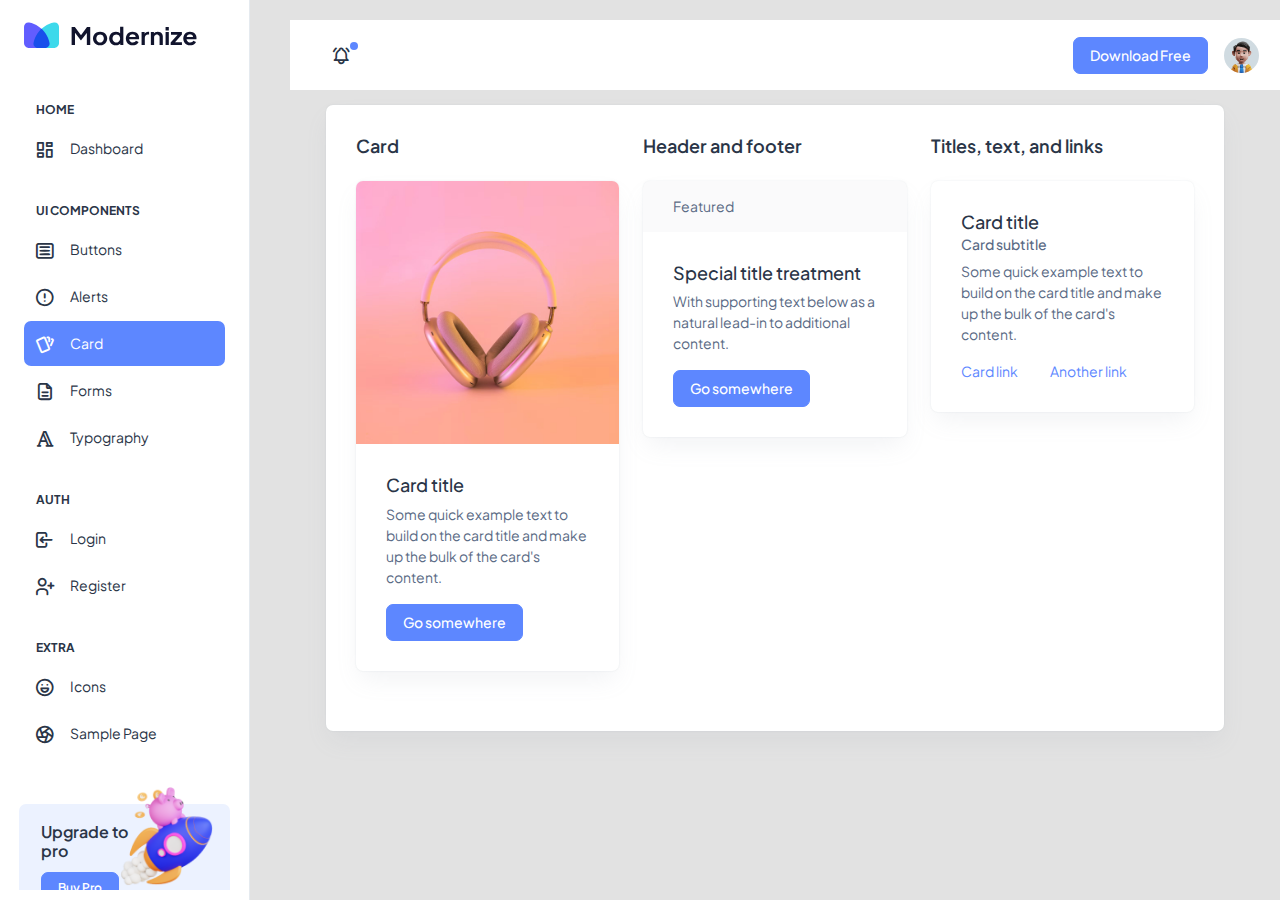
<file: public/Modernnize/src/html/ui-card.html>
<!doctype html>
<html lang="en">

<head>
  <meta charset="utf-8">
  <meta name="viewport" content="width=device-width, initial-scale=1">
  <title>Modernize Free</title>
  <link rel="shortcut icon" type="image/png" href="../assets/images/logos/favicon.png" />
  <link rel="stylesheet" href="../assets/css/styles.min.css" />
</head>

<body>
  <!--  Body Wrapper -->
  <div class="page-wrapper" id="main-wrapper" data-layout="vertical" data-navbarbg="skin6" data-sidebartype="full"
    data-sidebar-position="fixed" data-header-position="fixed">
    <!-- Sidebar Start -->
    <aside class="left-sidebar">
      <!-- Sidebar scroll-->
      <div>
        <div class="brand-logo d-flex align-items-center justify-content-between">
          <a href="./index.html" class="text-nowrap logo-img">
            <img src="../assets/images/logos/dark-logo.svg" width="180" alt="" />
          </a>
          <div class="close-btn d-xl-none d-block sidebartoggler cursor-pointer" id="sidebarCollapse">
            <i class="ti ti-x fs-8"></i>
          </div>
        </div>
        <!-- Sidebar navigation-->
        <nav class="sidebar-nav scroll-sidebar" data-simplebar="">
          <ul id="sidebarnav">
            <li class="nav-small-cap">
              <i class="ti ti-dots nav-small-cap-icon fs-4"></i>
              <span class="hide-menu">Home</span>
            </li>
            <li class="sidebar-item">
              <a class="sidebar-link" href="./index.html" aria-expanded="false">
                <span>
                  <i class="ti ti-layout-dashboard"></i>
                </span>
                <span class="hide-menu">Dashboard</span>
              </a>
            </li>
            <li class="nav-small-cap">
              <i class="ti ti-dots nav-small-cap-icon fs-4"></i>
              <span class="hide-menu">UI COMPONENTS</span>
            </li>
            <li class="sidebar-item">
              <a class="sidebar-link" href="./ui-buttons.html" aria-expanded="false">
                <span>
                  <i class="ti ti-article"></i>
                </span>
                <span class="hide-menu">Buttons</span>
              </a>
            </li>
            <li class="sidebar-item">
              <a class="sidebar-link" href="./ui-alerts.html" aria-expanded="false">
                <span>
                  <i class="ti ti-alert-circle"></i>
                </span>
                <span class="hide-menu">Alerts</span>
              </a>
            </li>
            <li class="sidebar-item">
              <a class="sidebar-link" href="./ui-card.html" aria-expanded="false">
                <span>
                  <i class="ti ti-cards"></i>
                </span>
                <span class="hide-menu">Card</span>
              </a>
            </li>
            <li class="sidebar-item">
              <a class="sidebar-link" href="./ui-forms.html" aria-expanded="false">
                <span>
                  <i class="ti ti-file-description"></i>
                </span>
                <span class="hide-menu">Forms</span>
              </a>
            </li>
            <li class="sidebar-item">
              <a class="sidebar-link" href="./ui-typography.html" aria-expanded="false">
                <span>
                  <i class="ti ti-typography"></i>
                </span>
                <span class="hide-menu">Typography</span>
              </a>
            </li>
            <li class="nav-small-cap">
              <i class="ti ti-dots nav-small-cap-icon fs-4"></i>
              <span class="hide-menu">AUTH</span>
            </li>
            <li class="sidebar-item">
              <a class="sidebar-link" href="./authentication-login.html" aria-expanded="false">
                <span>
                  <i class="ti ti-login"></i>
                </span>
                <span class="hide-menu">Login</span>
              </a>
            </li>
            <li class="sidebar-item">
              <a class="sidebar-link" href="./authentication-register.html" aria-expanded="false">
                <span>
                  <i class="ti ti-user-plus"></i>
                </span>
                <span class="hide-menu">Register</span>
              </a>
            </li>
            <li class="nav-small-cap">
              <i class="ti ti-dots nav-small-cap-icon fs-4"></i>
              <span class="hide-menu">EXTRA</span>
            </li>
            <li class="sidebar-item">
              <a class="sidebar-link" href="./icon-tabler.html" aria-expanded="false">
                <span>
                  <i class="ti ti-mood-happy"></i>
                </span>
                <span class="hide-menu">Icons</span>
              </a>
            </li>
            <li class="sidebar-item">
              <a class="sidebar-link" href="./sample-page.html" aria-expanded="false">
                <span>
                  <i class="ti ti-aperture"></i>
                </span>
                <span class="hide-menu">Sample Page</span>
              </a>
            </li>
          </ul>
          <div class="unlimited-access hide-menu bg-light-primary position-relative mb-7 mt-5 rounded">
            <div class="d-flex">
              <div class="unlimited-access-title me-3">
                <h6 class="fw-semibold fs-4 mb-6 text-dark w-85">Upgrade to pro</h6>
                <a href="https://adminmart.com/product/modernize-bootstrap-5-admin-template/" target="_blank" class="btn btn-primary fs-2 fw-semibold lh-sm">Buy Pro</a>
              </div>
              <div class="unlimited-access-img">
                <img src="../assets/images/backgrounds/rocket.png" alt="" class="img-fluid">
              </div>
            </div>
          </div>
        </nav>
        <!-- End Sidebar navigation -->
      </div>
      <!-- End Sidebar scroll-->
    </aside>
    <!--  Sidebar End -->
    <!--  Main wrapper -->
    <div class="body-wrapper">
      <!--  Header Start -->
      <header class="app-header">
        <nav class="navbar navbar-expand-lg navbar-light">
          <ul class="navbar-nav">
            <li class="nav-item d-block d-xl-none">
              <a class="nav-link sidebartoggler nav-icon-hover" id="headerCollapse" href="javascript:void(0)">
                <i class="ti ti-menu-2"></i>
              </a>
            </li>
            <li class="nav-item">
              <a class="nav-link nav-icon-hover" href="javascript:void(0)">
                <i class="ti ti-bell-ringing"></i>
                <div class="notification bg-primary rounded-circle"></div>
              </a>
            </li>
          </ul>
          <div class="navbar-collapse justify-content-end px-0" id="navbarNav">
            <ul class="navbar-nav flex-row ms-auto align-items-center justify-content-end">
              <a href="https://adminmart.com/product/modernize-free-bootstrap-admin-dashboard/" target="_blank" class="btn btn-primary">Download Free</a>
              <li class="nav-item dropdown">
                <a class="nav-link nav-icon-hover" href="javascript:void(0)" id="drop2" data-bs-toggle="dropdown"
                  aria-expanded="false">
                  <img src="../assets/images/profile/user-1.jpg" alt="" width="35" height="35" class="rounded-circle">
                </a>
                <div class="dropdown-menu dropdown-menu-end dropdown-menu-animate-up" aria-labelledby="drop2">
                  <div class="message-body">
                    <a href="javascript:void(0)" class="d-flex align-items-center gap-2 dropdown-item">
                      <i class="ti ti-user fs-6"></i>
                      <p class="mb-0 fs-3">My Profile</p>
                    </a>
                    <a href="javascript:void(0)" class="d-flex align-items-center gap-2 dropdown-item">
                      <i class="ti ti-mail fs-6"></i>
                      <p class="mb-0 fs-3">My Account</p>
                    </a>
                    <a href="javascript:void(0)" class="d-flex align-items-center gap-2 dropdown-item">
                      <i class="ti ti-list-check fs-6"></i>
                      <p class="mb-0 fs-3">My Task</p>
                    </a>
                    <a href="./authentication-login.html" class="btn btn-outline-primary mx-3 mt-2 d-block">Logout</a>
                  </div>
                </div>
              </li>
            </ul>
          </div>
        </nav>
      </header>
      <!--  Header End -->
      <div class="container-fluid">
        <div class="container-fluid">
          <div class="card">
            <div class="card-body">
              <div class="row">
                <div class="col-md-4">
                  <h5 class="card-title fw-semibold mb-4">Card</h5>
                  <div class="card">
                    <img src="../assets/images/products/s4.jpg" class="card-img-top" alt="...">
                    <div class="card-body">
                      <h5 class="card-title">Card title</h5>
                      <p class="card-text">Some quick example text to build on the card title and make up the bulk of
                        the
                        card's content.</p>
                      <a href="#" class="btn btn-primary">Go somewhere</a>
                    </div>
                  </div>
                </div>
                <div class="col-md-4">
                  <h5 class="card-title fw-semibold mb-4">Header and footer</h5>
                  <div class="card">
                    <div class="card-header">
                      Featured
                    </div>
                    <div class="card-body">
                      <h5 class="card-title">Special title treatment</h5>
                      <p class="card-text">With supporting text below as a natural lead-in to additional content.</p>
                      <a href="#" class="btn btn-primary">Go somewhere</a>
                    </div>
                  </div>
                </div>
                <div class="col-md-4">
                  <h5 class="card-title fw-semibold mb-4">Titles, text, and links</h5>
                  <div class="card">
                    <div class="card-body">
                      <h5 class="card-title">Card title</h5>
                      <h6 class="card-subtitle mb-2 text-muted">Card subtitle</h6>
                      <p class="card-text">Some quick example text to build on the card title and make up the bulk of
                        the
                        card's content.</p>
                      <a href="#" class="card-link">Card link</a>
                      <a href="#" class="card-link">Another link</a>
                    </div>
                  </div>
                </div>
              </div>
            </div>
          </div>
        </div>
      </div>
    </div>
  </div>
  <script src="../assets/libs/jquery/dist/jquery.min.js"></script>
  <script src="../assets/libs/bootstrap/dist/js/bootstrap.bundle.min.js"></script>
  <script src="../assets/js/sidebarmenu.js"></script>
  <script src="../assets/js/app.min.js"></script>
  <script src="../assets/libs/simplebar/dist/simplebar.js"></script>
</body>

</html>
</file>
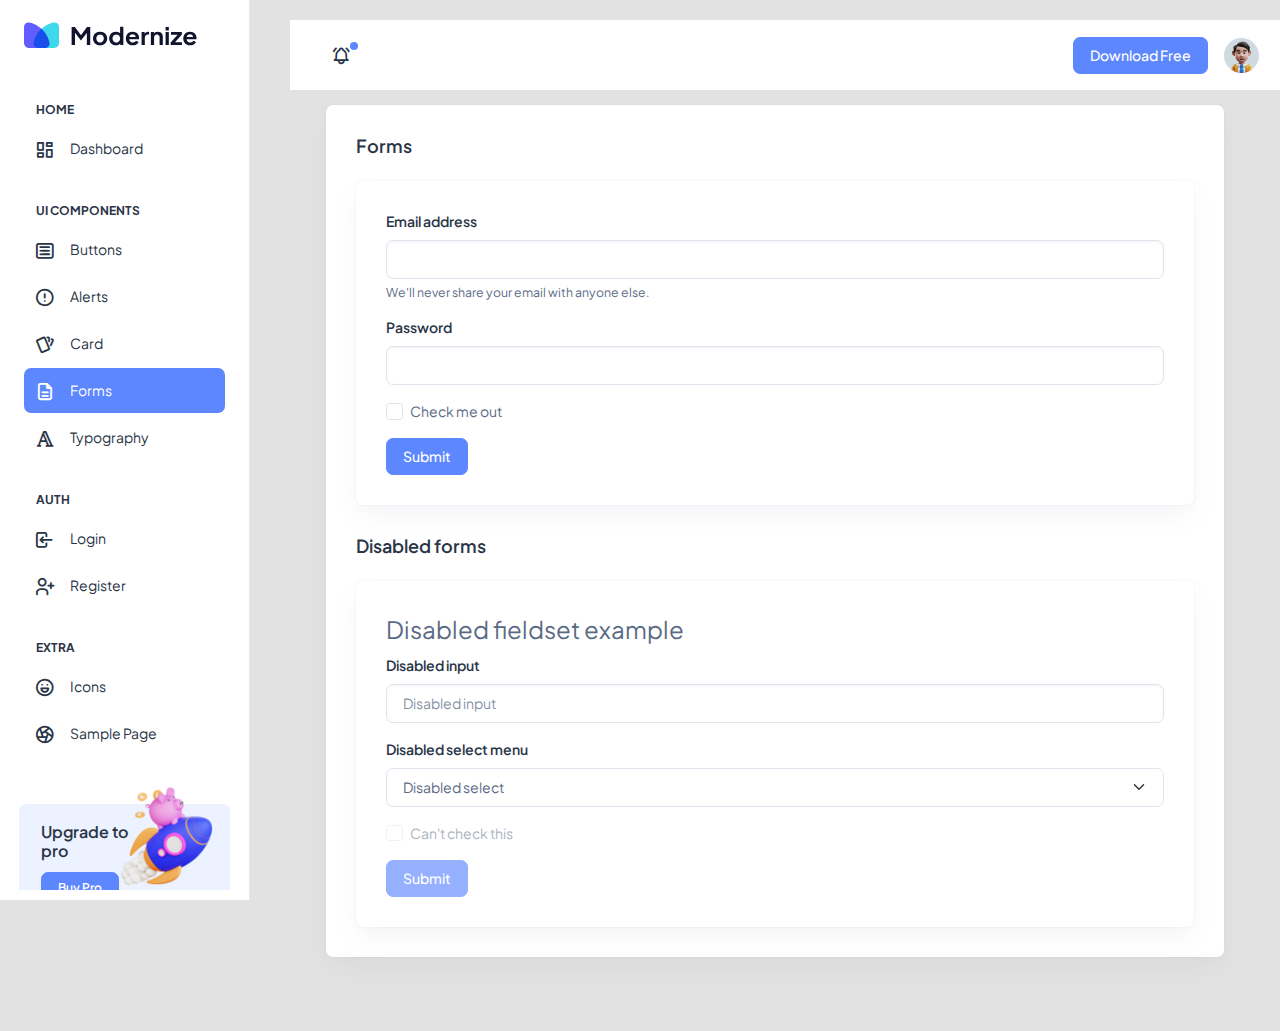
<file: public/Modernnize/src/html/ui-forms.html>
<!doctype html>
<html lang="en">

<head>
  <meta charset="utf-8">
  <meta name="viewport" content="width=device-width, initial-scale=1">
  <title>Modernize Free</title>
  <link rel="shortcut icon" type="image/png" href="../assets/images/logos/favicon.png" />
  <link rel="stylesheet" href="../assets/css/styles.min.css" />
</head>

<body>
  <!--  Body Wrapper -->
  <div class="page-wrapper" id="main-wrapper" data-layout="vertical" data-navbarbg="skin6" data-sidebartype="full"
    data-sidebar-position="fixed" data-header-position="fixed">
    <!-- Sidebar Start -->
    <aside class="left-sidebar">
      <!-- Sidebar scroll-->
      <div>
        <div class="brand-logo d-flex align-items-center justify-content-between">
          <a href="./index.html" class="text-nowrap logo-img">
            <img src="../assets/images/logos/dark-logo.svg" width="180" alt="" />
          </a>
          <div class="close-btn d-xl-none d-block sidebartoggler cursor-pointer" id="sidebarCollapse">
            <i class="ti ti-x fs-8"></i>
          </div>
        </div>
        <!-- Sidebar navigation-->
        <nav class="sidebar-nav scroll-sidebar" data-simplebar="">
          <ul id="sidebarnav">
            <li class="nav-small-cap">
              <i class="ti ti-dots nav-small-cap-icon fs-4"></i>
              <span class="hide-menu">Home</span>
            </li>
            <li class="sidebar-item">
              <a class="sidebar-link" href="./index.html" aria-expanded="false">
                <span>
                  <i class="ti ti-layout-dashboard"></i>
                </span>
                <span class="hide-menu">Dashboard</span>
              </a>
            </li>
            <li class="nav-small-cap">
              <i class="ti ti-dots nav-small-cap-icon fs-4"></i>
              <span class="hide-menu">UI COMPONENTS</span>
            </li>
            <li class="sidebar-item">
              <a class="sidebar-link" href="./ui-buttons.html" aria-expanded="false">
                <span>
                  <i class="ti ti-article"></i>
                </span>
                <span class="hide-menu">Buttons</span>
              </a>
            </li>
            <li class="sidebar-item">
              <a class="sidebar-link" href="./ui-alerts.html" aria-expanded="false">
                <span>
                  <i class="ti ti-alert-circle"></i>
                </span>
                <span class="hide-menu">Alerts</span>
              </a>
            </li>
            <li class="sidebar-item">
              <a class="sidebar-link" href="./ui-card.html" aria-expanded="false">
                <span>
                  <i class="ti ti-cards"></i>
                </span>
                <span class="hide-menu">Card</span>
              </a>
            </li>
            <li class="sidebar-item">
              <a class="sidebar-link" href="./ui-forms.html" aria-expanded="false">
                <span>
                  <i class="ti ti-file-description"></i>
                </span>
                <span class="hide-menu">Forms</span>
              </a>
            </li>
            <li class="sidebar-item">
              <a class="sidebar-link" href="./ui-typography.html" aria-expanded="false">
                <span>
                  <i class="ti ti-typography"></i>
                </span>
                <span class="hide-menu">Typography</span>
              </a>
            </li>
            <li class="nav-small-cap">
              <i class="ti ti-dots nav-small-cap-icon fs-4"></i>
              <span class="hide-menu">AUTH</span>
            </li>
            <li class="sidebar-item">
              <a class="sidebar-link" href="./authentication-login.html" aria-expanded="false">
                <span>
                  <i class="ti ti-login"></i>
                </span>
                <span class="hide-menu">Login</span>
              </a>
            </li>
            <li class="sidebar-item">
              <a class="sidebar-link" href="./authentication-register.html" aria-expanded="false">
                <span>
                  <i class="ti ti-user-plus"></i>
                </span>
                <span class="hide-menu">Register</span>
              </a>
            </li>
            <li class="nav-small-cap">
              <i class="ti ti-dots nav-small-cap-icon fs-4"></i>
              <span class="hide-menu">EXTRA</span>
            </li>
            <li class="sidebar-item">
              <a class="sidebar-link" href="./icon-tabler.html" aria-expanded="false">
                <span>
                  <i class="ti ti-mood-happy"></i>
                </span>
                <span class="hide-menu">Icons</span>
              </a>
            </li>
            <li class="sidebar-item">
              <a class="sidebar-link" href="./sample-page.html" aria-expanded="false">
                <span>
                  <i class="ti ti-aperture"></i>
                </span>
                <span class="hide-menu">Sample Page</span>
              </a>
            </li>
          </ul>
          <div class="unlimited-access hide-menu bg-light-primary position-relative mb-7 mt-5 rounded">
            <div class="d-flex">
              <div class="unlimited-access-title me-3">
                <h6 class="fw-semibold fs-4 mb-6 text-dark w-85">Upgrade to pro</h6>
                <a href="https://adminmart.com/product/modernize-bootstrap-5-admin-template/" target="_blank" class="btn btn-primary fs-2 fw-semibold lh-sm">Buy Pro</a>
              </div>
              <div class="unlimited-access-img">
                <img src="../assets/images/backgrounds/rocket.png" alt="" class="img-fluid">
              </div>
            </div>
          </div>
        </nav>
        <!-- End Sidebar navigation -->
      </div>
      <!-- End Sidebar scroll-->
    </aside>
    <!--  Sidebar End -->
    <!--  Main wrapper -->
    <div class="body-wrapper">
      <!--  Header Start -->
      <header class="app-header">
        <nav class="navbar navbar-expand-lg navbar-light">
          <ul class="navbar-nav">
            <li class="nav-item d-block d-xl-none">
              <a class="nav-link sidebartoggler nav-icon-hover" id="headerCollapse" href="javascript:void(0)">
                <i class="ti ti-menu-2"></i>
              </a>
            </li>
            <li class="nav-item">
              <a class="nav-link nav-icon-hover" href="javascript:void(0)">
                <i class="ti ti-bell-ringing"></i>
                <div class="notification bg-primary rounded-circle"></div>
              </a>
            </li>
          </ul>
          <div class="navbar-collapse justify-content-end px-0" id="navbarNav">
            <ul class="navbar-nav flex-row ms-auto align-items-center justify-content-end">
              <a href="https://adminmart.com/product/modernize-free-bootstrap-admin-dashboard/" target="_blank" class="btn btn-primary">Download Free</a>
              <li class="nav-item dropdown">
                <a class="nav-link nav-icon-hover" href="javascript:void(0)" id="drop2" data-bs-toggle="dropdown"
                  aria-expanded="false">
                  <img src="../assets/images/profile/user-1.jpg" alt="" width="35" height="35" class="rounded-circle">
                </a>
                <div class="dropdown-menu dropdown-menu-end dropdown-menu-animate-up" aria-labelledby="drop2">
                  <div class="message-body">
                    <a href="javascript:void(0)" class="d-flex align-items-center gap-2 dropdown-item">
                      <i class="ti ti-user fs-6"></i>
                      <p class="mb-0 fs-3">My Profile</p>
                    </a>
                    <a href="javascript:void(0)" class="d-flex align-items-center gap-2 dropdown-item">
                      <i class="ti ti-mail fs-6"></i>
                      <p class="mb-0 fs-3">My Account</p>
                    </a>
                    <a href="javascript:void(0)" class="d-flex align-items-center gap-2 dropdown-item">
                      <i class="ti ti-list-check fs-6"></i>
                      <p class="mb-0 fs-3">My Task</p>
                    </a>
                    <a href="./authentication-login.html" class="btn btn-outline-primary mx-3 mt-2 d-block">Logout</a>
                  </div>
                </div>
              </li>
            </ul>
          </div>
        </nav>
      </header>
      <!--  Header End -->
      <div class="container-fluid">
        <div class="container-fluid">
          <div class="card">
            <div class="card-body">
              <h5 class="card-title fw-semibold mb-4">Forms</h5>
              <div class="card">
                <div class="card-body">
                  <form>
                    <div class="mb-3">
                      <label for="exampleInputEmail1" class="form-label">Email address</label>
                      <input type="email" class="form-control" id="exampleInputEmail1" aria-describedby="emailHelp">
                      <div id="emailHelp" class="form-text">We'll never share your email with anyone else.</div>
                    </div>
                    <div class="mb-3">
                      <label for="exampleInputPassword1" class="form-label">Password</label>
                      <input type="password" class="form-control" id="exampleInputPassword1">
                    </div>
                    <div class="mb-3 form-check">
                      <input type="checkbox" class="form-check-input" id="exampleCheck1">
                      <label class="form-check-label" for="exampleCheck1">Check me out</label>
                    </div>
                    <button type="submit" class="btn btn-primary">Submit</button>
                  </form>
                </div>
              </div>
              <h5 class="card-title fw-semibold mb-4">Disabled forms</h5>
              <div class="card mb-0">
                <div class="card-body">
                  <form>
                    <fieldset disabled>
                      <legend>Disabled fieldset example</legend>
                      <div class="mb-3">
                        <label for="disabledTextInput" class="form-label">Disabled input</label>
                        <input type="text" id="disabledTextInput" class="form-control" placeholder="Disabled input">
                      </div>
                      <div class="mb-3">
                        <label for="disabledSelect" class="form-label">Disabled select menu</label>
                        <select id="disabledSelect" class="form-select">
                          <option>Disabled select</option>
                        </select>
                      </div>
                      <div class="mb-3">
                        <div class="form-check">
                          <input class="form-check-input" type="checkbox" id="disabledFieldsetCheck" disabled>
                          <label class="form-check-label" for="disabledFieldsetCheck">
                            Can't check this
                          </label>
                        </div>
                      </div>
                      <button type="submit" class="btn btn-primary">Submit</button>
                    </fieldset>
                  </form>
                </div>
              </div>
            </div>
          </div>
        </div>
      </div>
    </div>
  </div>
  <script src="../assets/libs/jquery/dist/jquery.min.js"></script>
  <script src="../assets/libs/bootstrap/dist/js/bootstrap.bundle.min.js"></script>
  <script src="../assets/js/sidebarmenu.js"></script>
  <script src="../assets/js/app.min.js"></script>
  <script src="../assets/libs/simplebar/dist/simplebar.js"></script>
</body>

</html>
</file>
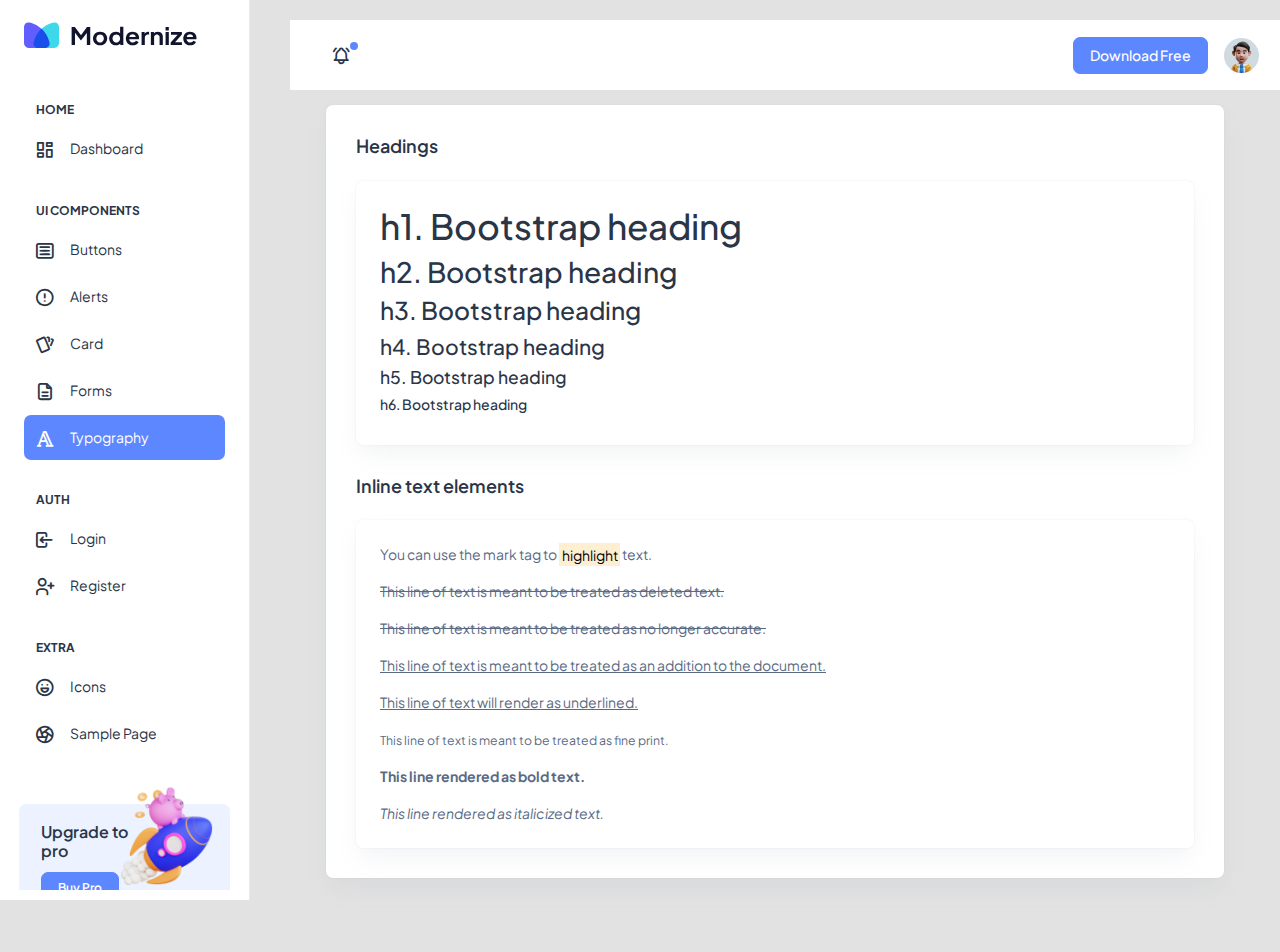
<file: public/Modernnize/src/html/ui-typography.html>
<!doctype html>
<html lang="en">

<head>
  <meta charset="utf-8">
  <meta name="viewport" content="width=device-width, initial-scale=1">
  <title>Modernize Free</title>
  <link rel="shortcut icon" type="image/png" href="../assets/images/logos/favicon.png" />
  <link rel="stylesheet" href="../assets/css/styles.min.css" />
</head>

<body>
  <!--  Body Wrapper -->
  <div class="page-wrapper" id="main-wrapper" data-layout="vertical" data-navbarbg="skin6" data-sidebartype="full"
    data-sidebar-position="fixed" data-header-position="fixed">
    <!-- Sidebar Start -->
    <aside class="left-sidebar">
      <!-- Sidebar scroll-->
      <div>
        <div class="brand-logo d-flex align-items-center justify-content-between">
          <a href="./index.html" class="text-nowrap logo-img">
            <img src="../assets/images/logos/dark-logo.svg" width="180" alt="" />
          </a>
          <div class="close-btn d-xl-none d-block sidebartoggler cursor-pointer" id="sidebarCollapse">
            <i class="ti ti-x fs-8"></i>
          </div>
        </div>
        <!-- Sidebar navigation-->
        <nav class="sidebar-nav scroll-sidebar" data-simplebar="">
          <ul id="sidebarnav">
            <li class="nav-small-cap">
              <i class="ti ti-dots nav-small-cap-icon fs-4"></i>
              <span class="hide-menu">Home</span>
            </li>
            <li class="sidebar-item">
              <a class="sidebar-link" href="./index.html" aria-expanded="false">
                <span>
                  <i class="ti ti-layout-dashboard"></i>
                </span>
                <span class="hide-menu">Dashboard</span>
              </a>
            </li>
            <li class="nav-small-cap">
              <i class="ti ti-dots nav-small-cap-icon fs-4"></i>
              <span class="hide-menu">UI COMPONENTS</span>
            </li>
            <li class="sidebar-item">
              <a class="sidebar-link" href="./ui-buttons.html" aria-expanded="false">
                <span>
                  <i class="ti ti-article"></i>
                </span>
                <span class="hide-menu">Buttons</span>
              </a>
            </li>
            <li class="sidebar-item">
              <a class="sidebar-link" href="./ui-alerts.html" aria-expanded="false">
                <span>
                  <i class="ti ti-alert-circle"></i>
                </span>
                <span class="hide-menu">Alerts</span>
              </a>
            </li>
            <li class="sidebar-item">
              <a class="sidebar-link" href="./ui-card.html" aria-expanded="false">
                <span>
                  <i class="ti ti-cards"></i>
                </span>
                <span class="hide-menu">Card</span>
              </a>
            </li>
            <li class="sidebar-item">
              <a class="sidebar-link" href="./ui-forms.html" aria-expanded="false">
                <span>
                  <i class="ti ti-file-description"></i>
                </span>
                <span class="hide-menu">Forms</span>
              </a>
            </li>
            <li class="sidebar-item">
              <a class="sidebar-link" href="./ui-typography.html" aria-expanded="false">
                <span>
                  <i class="ti ti-typography"></i>
                </span>
                <span class="hide-menu">Typography</span>
              </a>
            </li>
            <li class="nav-small-cap">
              <i class="ti ti-dots nav-small-cap-icon fs-4"></i>
              <span class="hide-menu">AUTH</span>
            </li>
            <li class="sidebar-item">
              <a class="sidebar-link" href="./authentication-login.html" aria-expanded="false">
                <span>
                  <i class="ti ti-login"></i>
                </span>
                <span class="hide-menu">Login</span>
              </a>
            </li>
            <li class="sidebar-item">
              <a class="sidebar-link" href="./authentication-register.html" aria-expanded="false">
                <span>
                  <i class="ti ti-user-plus"></i>
                </span>
                <span class="hide-menu">Register</span>
              </a>
            </li>
            <li class="nav-small-cap">
              <i class="ti ti-dots nav-small-cap-icon fs-4"></i>
              <span class="hide-menu">EXTRA</span>
            </li>
            <li class="sidebar-item">
              <a class="sidebar-link" href="./icon-tabler.html" aria-expanded="false">
                <span>
                  <i class="ti ti-mood-happy"></i>
                </span>
                <span class="hide-menu">Icons</span>
              </a>
            </li>
            <li class="sidebar-item">
              <a class="sidebar-link" href="./sample-page.html" aria-expanded="false">
                <span>
                  <i class="ti ti-aperture"></i>
                </span>
                <span class="hide-menu">Sample Page</span>
              </a>
            </li>
          </ul>
          <div class="unlimited-access hide-menu bg-light-primary position-relative mb-7 mt-5 rounded">
            <div class="d-flex">
              <div class="unlimited-access-title me-3">
                <h6 class="fw-semibold fs-4 mb-6 text-dark w-85">Upgrade to pro</h6>
                <a href="https://adminmart.com/product/modernize-bootstrap-5-admin-template/" target="_blank" class="btn btn-primary fs-2 fw-semibold lh-sm">Buy Pro</a>
              </div>
              <div class="unlimited-access-img">
                <img src="../assets/images/backgrounds/rocket.png" alt="" class="img-fluid">
              </div>
            </div>
          </div>
        </nav>
        <!-- End Sidebar navigation -->
      </div>
      <!-- End Sidebar scroll-->
    </aside>
    <!--  Sidebar End -->
    <!--  Main wrapper -->
    <div class="body-wrapper">
      <!--  Header Start -->
      <header class="app-header">
        <nav class="navbar navbar-expand-lg navbar-light">
          <ul class="navbar-nav">
            <li class="nav-item d-block d-xl-none">
              <a class="nav-link sidebartoggler nav-icon-hover" id="headerCollapse" href="javascript:void(0)">
                <i class="ti ti-menu-2"></i>
              </a>
            </li>
            <li class="nav-item">
              <a class="nav-link nav-icon-hover" href="javascript:void(0)">
                <i class="ti ti-bell-ringing"></i>
                <div class="notification bg-primary rounded-circle"></div>
              </a>
            </li>
          </ul>
          <div class="navbar-collapse justify-content-end px-0" id="navbarNav">
            <ul class="navbar-nav flex-row ms-auto align-items-center justify-content-end">
              <a href="https://adminmart.com/product/modernize-free-bootstrap-admin-dashboard/" target="_blank" class="btn btn-primary">Download Free</a>
              <li class="nav-item dropdown">
                <a class="nav-link nav-icon-hover" href="javascript:void(0)" id="drop2" data-bs-toggle="dropdown"
                  aria-expanded="false">
                  <img src="../assets/images/profile/user-1.jpg" alt="" width="35" height="35" class="rounded-circle">
                </a>
                <div class="dropdown-menu dropdown-menu-end dropdown-menu-animate-up" aria-labelledby="drop2">
                  <div class="message-body">
                    <a href="javascript:void(0)" class="d-flex align-items-center gap-2 dropdown-item">
                      <i class="ti ti-user fs-6"></i>
                      <p class="mb-0 fs-3">My Profile</p>
                    </a>
                    <a href="javascript:void(0)" class="d-flex align-items-center gap-2 dropdown-item">
                      <i class="ti ti-mail fs-6"></i>
                      <p class="mb-0 fs-3">My Account</p>
                    </a>
                    <a href="javascript:void(0)" class="d-flex align-items-center gap-2 dropdown-item">
                      <i class="ti ti-list-check fs-6"></i>
                      <p class="mb-0 fs-3">My Task</p>
                    </a>
                    <a href="./authentication-login.html" class="btn btn-outline-primary mx-3 mt-2 d-block">Logout</a>
                  </div>
                </div>
              </li>
            </ul>
          </div>
        </nav>
      </header>
      <!--  Header End -->
      <div class="container-fluid">
        <div class="container-fluid">
          <div class="card">
            <div class="card-body">
              <h5 class="card-title fw-semibold mb-4">Headings</h5>
              <div class="card">
                <div class="card-body p-4">
                  <h1>h1. Bootstrap heading</h1>
                  <h2>h2. Bootstrap heading</h2>
                  <h3>h3. Bootstrap heading</h3>
                  <h4>h4. Bootstrap heading</h4>
                  <h5>h5. Bootstrap heading</h5>
                  <h6>h6. Bootstrap heading</h6>
                </div>
              </div>
              <h5 class="card-title fw-semibold mb-4">Inline text elements</h5>
              <div class="card mb-0">
                <div class="card-body p-4">
                  <p>You can use the mark tag to <mark>highlight</mark> text.</p>
                  <p><del>This line of text is meant to be treated as deleted text.</del></p>
                  <p><s>This line of text is meant to be treated as no longer accurate.</s></p>
                  <p><ins>This line of text is meant to be treated as an addition to the document.</ins></p>
                  <p><u>This line of text will render as underlined.</u></p>
                  <p><small>This line of text is meant to be treated as fine print.</small></p>
                  <p><strong>This line rendered as bold text.</strong></p>
                  <p class="mb-0"><em>This line rendered as italicized text.</em></p>
                </div>
              </div>
            </div>
          </div>
        </div>
      </div>
    </div>
  </div>
  <script src="../assets/libs/jquery/dist/jquery.min.js"></script>
  <script src="../assets/libs/bootstrap/dist/js/bootstrap.bundle.min.js"></script>
  <script src="../assets/js/sidebarmenu.js"></script>
  <script src="../assets/js/app.min.js"></script>
  <script src="../assets/libs/simplebar/dist/simplebar.js"></script>
</body>

</html>
</file>
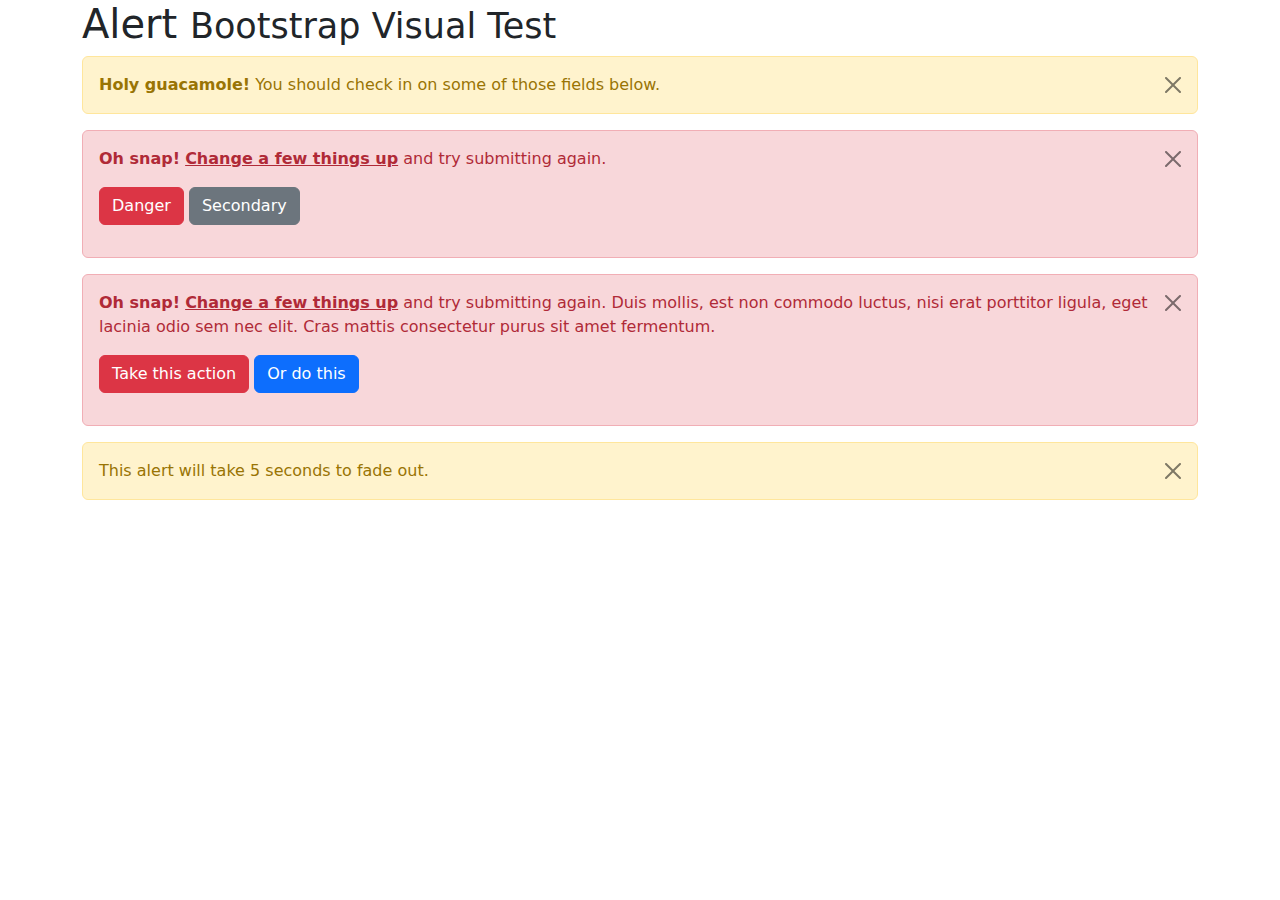
<file: public/Modernnize/src/assets/libs/bootstrap/js/tests/visual/alert.html>
<!doctype html>
<html lang="en">
  <head>
    <meta charset="utf-8">
    <meta name="viewport" content="width=device-width, initial-scale=1">
    <link href="../../../dist/css/bootstrap.min.css" rel="stylesheet">
    <title>Alert</title>
  </head>
  <body>
    <div class="container">
      <h1>Alert <small>Bootstrap Visual Test</small></h1>

      <div class="alert alert-warning alert-dismissible fade show" role="alert">
        <button type="button" class="btn-close" data-bs-dismiss="alert" aria-label="Close"></button>
        <strong>Holy guacamole!</strong> You should check in on some of those fields below.
      </div>

      <div class="alert alert-danger alert-dismissible fade show" role="alert">
        <button type="button" class="btn-close" data-bs-dismiss="alert" aria-label="Close"></button>
        <p>
          <strong>Oh snap!</strong> <a href="#" class="alert-link">Change a few things up</a> and try submitting again.
        </p>
        <p>
          <button type="button" class="btn btn-danger">Danger</button>
          <button type="button" class="btn btn-secondary">Secondary</button>
        </p>
      </div>

      <div class="alert alert-danger alert-dismissible fade show" role="alert">
        <button type="button" class="btn-close" data-bs-dismiss="alert" aria-label="Close"></button>
        <p>
          <strong>Oh snap!</strong> <a href="#" class="alert-link">Change a few things up</a> and try submitting again. Duis mollis, est non commodo luctus, nisi erat porttitor ligula, eget lacinia odio sem nec elit. Cras mattis consectetur purus sit amet fermentum.
        </p>
        <p>
          <button type="button" class="btn btn-danger">Take this action</button>
          <button type="button" class="btn btn-primary">Or do this</button>
        </p>
      </div>

      <div class="alert alert-warning alert-dismissible fade show" role="alert" style="transition-duration: 5s;">
        <button type="button" class="btn-close" data-bs-dismiss="alert" aria-label="Close"></button>
        This alert will take 5 seconds to fade out.
      </div>
    </div>

    <script src="../../../dist/js/bootstrap.bundle.js"></script>
  </body>
</html>
</file>
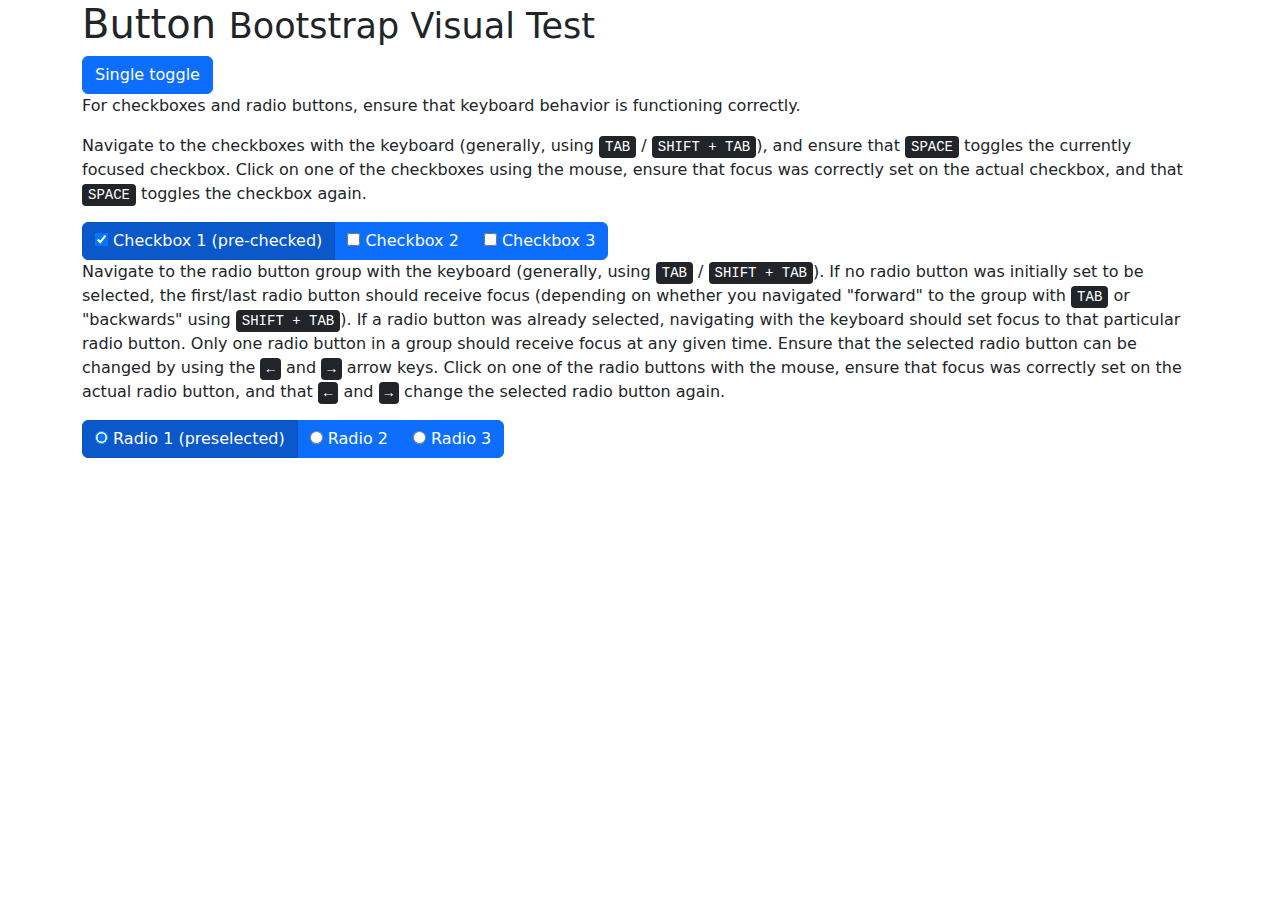
<file: public/Modernnize/src/assets/libs/bootstrap/js/tests/visual/button.html>
<!doctype html>
<html lang="en">
  <head>
    <meta charset="utf-8">
    <meta name="viewport" content="width=device-width, initial-scale=1">
    <link href="../../../dist/css/bootstrap.min.css" rel="stylesheet">
    <title>Button</title>
  </head>
  <body>
    <div class="container">
      <h1>Button <small>Bootstrap Visual Test</small></h1>

      <button type="button" class="btn btn-primary" data-bs-toggle="button" aria-pressed="false" autocomplete="off">
        Single toggle
      </button>

      <p>For checkboxes and radio buttons, ensure that keyboard behavior is functioning correctly.</p>
      <p>Navigate to the checkboxes with the keyboard (generally, using <kbd>TAB</kbd> / <kbd>SHIFT + TAB</kbd>), and ensure that <kbd>SPACE</kbd> toggles the currently focused checkbox. Click on one of the checkboxes using the mouse, ensure that focus was correctly set on the actual checkbox, and that <kbd>SPACE</kbd> toggles the checkbox again.</p>

      <div class="btn-group" data-bs-toggle="buttons">
        <label class="btn btn-primary active">
          <input type="checkbox" checked autocomplete="off"> Checkbox 1 (pre-checked)
        </label>
        <label class="btn btn-primary">
          <input type="checkbox" autocomplete="off"> Checkbox 2
        </label>
        <label class="btn btn-primary">
          <input type="checkbox" autocomplete="off"> Checkbox 3
        </label>
      </div>

      <p>Navigate to the radio button group with the keyboard (generally, using <kbd>TAB</kbd> / <kbd>SHIFT + TAB</kbd>). If no radio button was initially set to be selected, the first/last radio button should receive focus (depending on whether you navigated "forward" to the group with <kbd>TAB</kbd> or "backwards" using <kbd>SHIFT + TAB</kbd>). If a radio button was already selected, navigating with the keyboard should set focus to that particular radio button. Only one radio button in a group should receive focus at any given time.  Ensure that the selected radio button can be changed by using the <kbd>←</kbd> and <kbd>→</kbd> arrow keys. Click on one of the radio buttons with the mouse,  ensure that focus was correctly set on the actual radio button, and that <kbd>←</kbd> and <kbd>→</kbd> change the selected radio button again.</p>

      <div class="btn-group" data-bs-toggle="buttons">
        <label class="btn btn-primary active">
          <input type="radio" name="options" id="option1" autocomplete="off" checked> Radio 1 (preselected)
        </label>
        <label class="btn btn-primary">
          <input type="radio" name="options" id="option2" autocomplete="off"> Radio 2
        </label>
        <label class="btn btn-primary">
          <input type="radio" name="options" id="option3" autocomplete="off"> Radio 3
        </label>
      </div>
    </div>

    <script src="../../../dist/js/bootstrap.bundle.js"></script>
  </body>
</html>
</file>
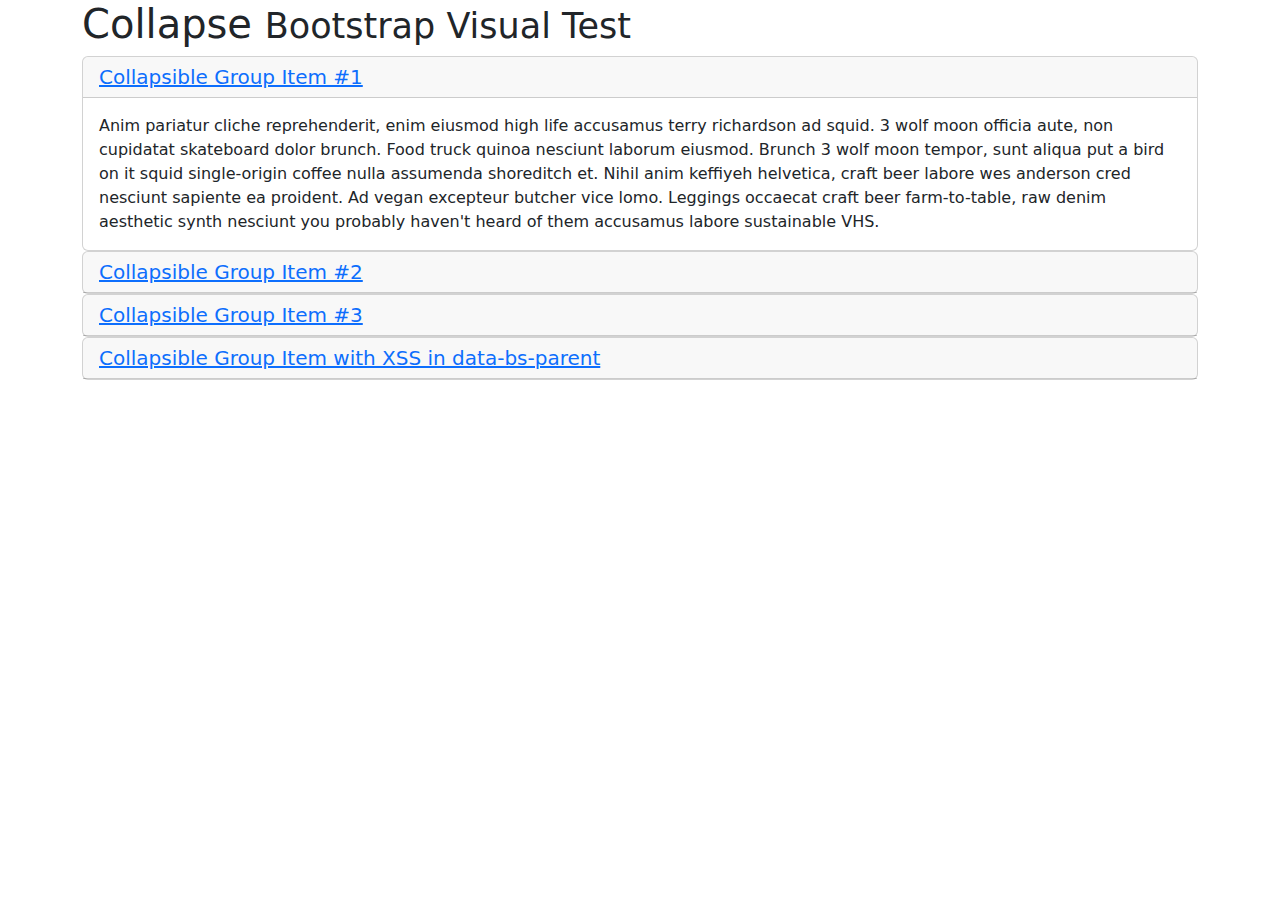
<file: public/Modernnize/src/assets/libs/bootstrap/js/tests/visual/collapse.html>
<!doctype html>
<html lang="en">
  <head>
    <meta charset="utf-8">
    <meta name="viewport" content="width=device-width, initial-scale=1">
    <link href="../../../dist/css/bootstrap.min.css" rel="stylesheet">
    <title>Collapse</title>
  </head>
  <body>
    <div class="container">
      <h1>Collapse <small>Bootstrap Visual Test</small></h1>

      <div id="accordion" role="tablist">
        <div class="card" role="presentation">
          <div class="card-header" role="tab" id="headingOne">
            <h5 class="mb-0">
              <a data-bs-toggle="collapse" href="#collapseOne" aria-expanded="true" aria-controls="collapseOne">
                Collapsible Group Item #1
              </a>
            </h5>
          </div>

          <div id="collapseOne" class="collapse show" data-bs-parent="#accordion" role="tabpanel" aria-labelledby="headingOne">
            <div class="card-body">
              Anim pariatur cliche reprehenderit, enim eiusmod high life accusamus terry richardson ad squid. 3 wolf moon officia aute, non cupidatat skateboard dolor brunch. Food truck quinoa nesciunt laborum eiusmod. Brunch 3 wolf moon tempor, sunt aliqua put a bird on it squid single-origin coffee nulla assumenda shoreditch et. Nihil anim keffiyeh helvetica, craft beer labore wes anderson cred nesciunt sapiente ea proident. Ad vegan excepteur butcher vice lomo. Leggings occaecat craft beer farm-to-table, raw denim aesthetic synth nesciunt you probably haven't heard of them accusamus labore sustainable VHS.
            </div>
          </div>
        </div>
        <div class="card" role="presentation">
          <div class="card-header" role="tab" id="headingTwo">
            <h5 class="mb-0">
              <a class="collapsed" data-bs-toggle="collapse" href="#collapseTwo" aria-expanded="false" aria-controls="collapseTwo">
                Collapsible Group Item #2
              </a>
            </h5>
          </div>
          <div id="collapseTwo" class="collapse" data-bs-parent="#accordion" role="tabpanel" aria-labelledby="headingTwo">
            <div class="card-body">
              Anim pariatur cliche reprehenderit, enim eiusmod high life accusamus terry richardson ad squid. 3 wolf moon officia aute, non cupidatat skateboard dolor brunch. Food truck quinoa nesciunt laborum eiusmod. Brunch 3 wolf moon tempor, sunt aliqua put a bird on it squid single-origin coffee nulla assumenda shoreditch et. Nihil anim keffiyeh helvetica, craft beer labore wes anderson cred nesciunt sapiente ea proident. Ad vegan excepteur butcher vice lomo. Leggings occaecat craft beer farm-to-table, raw denim aesthetic synth nesciunt you probably haven't heard of them accusamus labore sustainable VHS.
            </div>
          </div>
        </div>
        <div class="card" role="presentation">
          <div class="card-header" role="tab" id="headingThree">
            <h5 class="mb-0">
              <a class="collapsed" data-bs-toggle="collapse" href="#collapseThree" aria-expanded="false" aria-controls="collapseThree">
                Collapsible Group Item #3
              </a>
            </h5>
          </div>
          <div id="collapseThree" class="collapse" data-bs-parent="#accordion" role="tabpanel" aria-labelledby="headingThree">
            <div class="card-body">
              Anim pariatur cliche reprehenderit, enim eiusmod high life accusamus terry richardson ad squid. 3 wolf moon officia aute, non cupidatat skateboard dolor brunch. Food truck quinoa nesciunt laborum eiusmod. Brunch 3 wolf moon tempor, sunt aliqua put a bird on it squid single-origin coffee nulla assumenda shoreditch et. Nihil anim keffiyeh helvetica, craft beer labore wes anderson cred nesciunt sapiente ea proident. Ad vegan excepteur butcher vice lomo. Leggings occaecat craft beer farm-to-table, raw denim aesthetic synth nesciunt you probably haven't heard of them accusamus labore sustainable VHS.
            </div>
          </div>
        </div>
        <div class="card" role="presentation">
          <div class="card-header" role="tab" id="headingFour">
            <h5 class="mb-0">
              <a class="collapsed" data-bs-toggle="collapse" href="#collapseFour" aria-expanded="false" aria-controls="collapseFour">
                Collapsible Group Item with XSS in data-bs-parent
              </a>
            </h5>
          </div>
          <div id="collapseFour" class="collapse" data-bs-parent="<img src=1 onerror=alert(123)>" role="tabpanel" aria-labelledby="headingFour">
            <div class="card-body">
              Anim pariatur cliche reprehenderit, enim eiusmod high life accusamus terry richardson ad squid. 3 wolf moon officia aute, non cupidatat skateboard dolor brunch. Food truck quinoa nesciunt laborum eiusmod. Brunch 3 wolf moon tempor, sunt aliqua put a bird on it squid single-origin coffee nulla assumenda shoreditch et. Nihil anim keffiyeh helvetica, craft beer labore wes anderson cred nesciunt sapiente ea proident. Ad vegan excepteur butcher vice lomo. Leggings occaecat craft beer farm-to-table, raw denim aesthetic synth nesciunt you probably haven't heard of them accusamus labore sustainable VHS.
            </div>
          </div>
        </div>
      </div>
    </div>

    <script src="../../../dist/js/bootstrap.bundle.js"></script>
  </body>
</html>
</file>
<file: public/Modernnize/src/assets/css/styles.min.css>
@charset "UTF-8";
@import url("https://fonts.googleapis.com/css2?family=Plus+Jakarta+Sans:wght@200;300;400;500;600;700;800&display=swap");/*!
 * Bootstrap  v5.3.0-alpha1 (https://getbootstrap.com/)
 * Copyright 2011-2022 The Bootstrap Authors
 * Licensed under MIT (https://github.com/twbs/bootstrap/blob/main/LICENSE)
 */@import "../libs/simplebar/dist/simplebar.css";
@import "../css/icons/tabler-icons/tabler-icons.css";

:root,[data-bs-theme=light] { --bs-blue: #5D87FF; --bs-indigo: #6610f2; --bs-purple: #6f42c1; --bs-pink: #d63384; --bs-red: #FA896B; --bs-orange: #fd7e14; --bs-yellow: #FFAE1F; --bs-green: #13DEB9; --bs-teal: #20c997; --bs-cyan: #539BFF; --bs-black: #000; --bs-white: #fff; --bs-gray: #2A3547; --bs-gray-dark: #343a40; --bs-gray-100: #F6F9FC; --bs-gray-200: #EAEFF4; --bs-gray-300: #DFE5EF; --bs-gray-400: #7C8FAC; --bs-gray-500: #5A6A85; --bs-gray-600: #2A3547; --bs-gray-700: #495057; --bs-gray-800: #343a40; --bs-gray-900: #212529; --bs-primary: #5D87FF; --bs-secondary: #49BEFF; --bs-success: #13DEB9; --bs-info: #539BFF; --bs-warning: #FFAE1F; --bs-danger: #FA896B; --bs-light: #F6F9FC; --bs-dark: #2A3547; --bs-muted: #5A6A85; --bs-indigo: #6610f2; --bs-light-primary: #ECF2FF; --bs-light-secondary: #E8F7FF; --bs-light-info: #EBF3FE; --bs-light-success: #E6FFFA; --bs-light-warning: #FEF5E5; --bs-light-danger: #FBF2EF; --bs-light-indigo: #EBF3FE; --bs-dark-light: #2A3547; --bs-light-gray: #F6F9FC; --bs-primary-rgb: 93,135,255; --bs-secondary-rgb: 73,190,255; --bs-success-rgb: 19,222,185; --bs-info-rgb: 83,155,255; --bs-warning-rgb: 255,174,31; --bs-danger-rgb: 250,137,107; --bs-light-rgb: 246,249,252; --bs-dark-rgb: 42,53,71; --bs-muted-rgb: 90,106,133; --bs-indigo-rgb: 102,16,242; --bs-light-primary-rgb: 236,242,255; --bs-light-secondary-rgb: 232,247,255; --bs-light-info-rgb: 235,243,254; --bs-light-success-rgb: 230,255,250; --bs-light-warning-rgb: 254,245,229; --bs-light-danger-rgb: 251,242,239; --bs-light-indigo-rgb: 235,243,254; --bs-dark-light-rgb: 42,53,71; --bs-light-gray-rgb: 246,249,252; --bs-primary-text: #4a6ccc; --bs-secondary-text: #2A3547; --bs-success-text: #0fb294; --bs-info-text: #325d99; --bs-warning-text: #996813; --bs-danger-text: #c86e56; --bs-light-text: #2A3547; --bs-dark-text: #495057; --bs-primary-bg-subtle: #dfe7ff; --bs-secondary-bg-subtle: #F6F9FC; --bs-success-bg-subtle: #d0f8f1; --bs-info-bg-subtle: #ddebff; --bs-warning-bg-subtle: #ffefd2; --bs-danger-bg-subtle: #fee7e1; --bs-light-bg-subtle: #fbfcfe; --bs-dark-bg-subtle: #7C8FAC; --bs-primary-border-subtle: #becfff; --bs-secondary-border-subtle: #EAEFF4; --bs-success-border-subtle: #a1f2e3; --bs-info-border-subtle: #bad7ff; --bs-warning-border-subtle: #ffdfa5; --bs-danger-border-subtle: #fdd0c4; --bs-light-border-subtle: #EAEFF4; --bs-dark-border-subtle: #5A6A85; --bs-white-rgb: 255,255,255; --bs-black-rgb: 0,0,0; --bs-body-color-rgb: 90,106,133; --bs-body-bg-rgb: 255,255,255; --bs-font-sans-serif: "Plus Jakarta Sans",sans-serif; --bs-font-monospace: SFMono-Regular,Menlo,Monaco,Consolas,"Liberation Mono","Courier New",monospace; --bs-gradient: linear-gradient(180deg,rgba(255,255,255,0.15),rgba(255,255,255,0)); --bs-body-font-family: var(--bs-font-sans-serif); --bs-body-font-size: 0.875rem; --bs-body-font-weight: 400; --bs-body-line-height: 1.5; --bs-body-color: #5A6A85; --bs-emphasis-color: #000; --bs-emphasis-color-rgb: 0,0,0; --bs-secondary-color: rgba(90,106,133,0.75); --bs-secondary-color-rgb: 90,106,133; --bs-secondary-bg: #EAEFF4; --bs-secondary-bg-rgb: 234,239,244; --bs-tertiary-color: rgba(90,106,133,0.5); --bs-tertiary-color-rgb: 90,106,133; --bs-tertiary-bg: #F6F9FC; --bs-tertiary-bg-rgb: 246,249,252; --bs-body-bg: #fff; --bs-body-bg-rgb: 255,255,255; --bs-heading-color: #2A3547; --bs-link-color: #5D87FF; --bs-link-color-rgb: 93,135,255; --bs-link-decoration: underline; --bs-link-hover-color: #4a6ccc; --bs-link-hover-color-rgb: 74,108,204; --bs-code-color: #d63384; --bs-highlight-bg: #ffefd2; --bs-border-width: 1px; --bs-border-style: solid; --bs-border-color: #ebf1f6; --bs-border-color-translucent: rgba(0,0,0,0.175); --bs-border-radius: 7px; --bs-border-radius-sm: 5px; --bs-border-radius-lg: 15px; --bs-border-radius-xl: 12px; --bs-border-radius-2xl: 2rem; --bs-border-radius-pill: 50rem; --bs-box-shadow: 0 0.5rem 1rem rgba(var(--bs-body-color-rgb),0.15); --bs-box-shadow-sm: 0 0.125rem 0.25rem rgba(var(--bs-body-color-rgb),0.075); --bs-box-shadow-lg: 0 1rem 3rem rgba(var(--bs-body-color-rgb),0.175); --bs-box-shadow-inset: inset 0 1px 2px rgba(var(--bs-body-color-rgb),0.075); --bs-emphasis-color: #000; --bs-form-control-bg: var(--bs-body-bg); --bs-form-control-disabled-bg: var(--bs-secondary-bg); --bs-highlight-bg: #ffefd2; --bs-breakpoint-xs: 0; --bs-breakpoint-sm: 576px; --bs-breakpoint-md: 768px; --bs-breakpoint-lg: 992px; --bs-breakpoint-xl: 1200px; --bs-breakpoint-xxl: 1400px }
[data-bs-theme=dark] { --bs-body-color: #5A6A85; --bs-body-color-rgb: 90,106,133; --bs-body-bg: #212529; --bs-body-bg-rgb: 33,37,41; --bs-emphasis-color: #F6F9FC; --bs-emphasis-color-rgb: 246,249,252; --bs-secondary-color: rgba(90,106,133,0.75); --bs-secondary-color-rgb: 90,106,133; --bs-secondary-bg: #343a40; --bs-secondary-bg-rgb: 52,58,64; --bs-tertiary-color: rgba(90,106,133,0.5); --bs-tertiary-color-rgb: 90,106,133; --bs-tertiary-bg: #2b3035; --bs-tertiary-bg-rgb: 43,48,53; --bs-emphasis-color: #fff; --bs-primary-text: #9eb7ff; --bs-secondary-text: #DFE5EF; --bs-success-text: #71ebd5; --bs-info-text: #98c3ff; --bs-warning-text: #ffce79; --bs-danger-text: #fcb8a6; --bs-light-text: #F6F9FC; --bs-dark-text: #DFE5EF; --bs-primary-bg-subtle: #131b33; --bs-secondary-bg-subtle: #212529; --bs-success-bg-subtle: #042c25; --bs-info-bg-subtle: #111f33; --bs-warning-bg-subtle: #332306; --bs-danger-bg-subtle: #321b15; --bs-light-bg-subtle: #343a40; --bs-dark-bg-subtle: #1a1d20; --bs-primary-border-subtle: #385199; --bs-secondary-border-subtle: #495057; --bs-success-border-subtle: #0b856f; --bs-info-border-subtle: #213e66; --bs-warning-border-subtle: #66460c; --bs-danger-border-subtle: #965240; --bs-light-border-subtle: #495057; --bs-dark-border-subtle: #343a40; --bs-heading-color: #fff; --bs-link-color: #9eb7ff; --bs-link-hover-color: #becfff; --bs-link-color-rgb: 158,183,255; --bs-link-hover-color-rgb: 190,207,255; --bs-code-color: #e685b5; --bs-border-color: #495057; --bs-border-color-translucent: rgba(255,255,255,0.15) }
*,:after,:before { -webkit-box-sizing: border-box; box-sizing: border-box }
@media (prefers-reduced-motion:no-preference) {
  :root { scroll-behavior: smooth }
}
body { margin: 0; font-family: var(--bs-body-font-family); font-size: var(--bs-body-font-size); font-weight: var(--bs-body-font-weight); line-height: var(--bs-body-line-height); color: var(--bs-body-color); text-align: var(--bs-body-text-align); background-color: #dddd; -webkit-text-size-adjust: 100%; -webkit-tap-highlight-color: rgba(0,0,0,0) }
hr { margin: 1rem 0; color: inherit; border: 0; border-top: var(--bs-border-width) solid; opacity: 0.25 }
.h1,.h2,.h3,.h4,.h5,.h6,h1,h2,h3,h4,h5,h6 { margin-top: 0; margin-bottom: 0.5rem; font-weight: 500; line-height: 1.2; color: var(--bs-heading-color,inherit) }
.h1,h1 { font-size: calc(1.34375rem + 1.125vw) }
@media (min-width:1200px) {
  .h1,h1 { font-size: 2.1875rem }
}
.h2,h2 { font-size: calc(1.3rem + 0.6vw) }
@media (min-width:1200px) {
  .h2,h2 { font-size: 1.75rem }
}

@media (max-width: 768px) {
    .left-sidebar {
        width: 100%;
        position: relative;
    }
    .body-wrapper {
        margin-left: 0;
        width: 100%;
    }
}

.h3,h3 { font-size: calc(1.278125rem + 0.3375vw) }
@media (min-width:1200px) {
  .h3,h3 { font-size: 1.53125rem }
}
.h4,h4 { font-size: calc(1.25625rem + 0.075vw) }
@media (min-width:1200px) {
  .h4,h4 { font-size: 1.3125rem }
}
.h5,h5 { font-size: 1.09375rem }
.h6,h6 { font-size: 0.875rem }
p { margin-top: 0; margin-bottom: 1rem }
abbr[title] { -webkit-text-decoration: underline dotted; text-decoration: underline dotted; cursor: help; -webkit-text-decoration-skip-ink: none; text-decoration-skip-ink: none }
address { margin-bottom: 1rem; font-style: normal; line-height: inherit }
ol,ul { padding-left: 2rem }
dl,ol,ul { margin-top: 0; margin-bottom: 1rem }
ol ol,ol ul,ul ol,ul ul { margin-bottom: 0 }
dt { font-weight: 500 }
dd { margin-bottom: 0.5rem; margin-left: 0 }
blockquote { margin: 0 0 1rem }
b,strong { font-weight: 700 }
.small,small { font-size: 0.875em }
.mark,mark { padding: 0.1875em; background-color: var(--bs-highlight-bg) }
sub,sup { position: relative; font-size: 0.75em; line-height: 0; vertical-align: baseline }
sub { bottom: -0.25em }
sup { top: -0.5em }
a { color: rgba(var(--bs-link-color-rgb),var(--bs-link-opacity,1)); text-decoration: underline }
a:hover { --bs-link-color-rgb: var(--bs-link-hover-color-rgb) }
a:not([href]):not([class]),a:not([href]):not([class]):hover { color: inherit; text-decoration: none }
code,kbd,pre,samp { font-family: var(--bs-font-monospace); font-size: 1em }
pre { display: block; margin-top: 0; margin-bottom: 1rem; overflow: auto; font-size: 0.875em }
pre code { font-size: inherit; color: inherit; word-break: normal }
code { font-size: 0.875em; color: var(--bs-code-color); word-wrap: break-word }
a>code { color: inherit }
kbd { padding: 0.1875rem 0.375rem; font-size: 0.875em; color: var(--bs-body-bg); background-color: var(--bs-body-color); border-radius: 5px }
kbd kbd { padding: 0; font-size: 1em }
figure { margin: 0 0 1rem }
img,svg { vertical-align: middle }
table { caption-side: bottom; border-collapse: collapse }
caption { padding-top: 16px; padding-bottom: 16px; color: #5A6A85; text-align: left }
th { font-weight: 600; text-align: inherit; text-align: -webkit-match-parent }
tbody,td,tfoot,th,thead,tr { border-color: inherit; border-style: solid; border-width: 0 }
label { display: inline-block }
button { border-radius: 0 }
button:focus:not(:focus-visible) { outline: 0 }
button,input,optgroup,select,textarea { margin: 0; font-family: inherit; font-size: inherit; line-height: inherit }
button,select { text-transform: none }
[role=button] { cursor: pointer }
select { word-wrap: normal }
select:disabled { opacity: 1 }
[list]:not([type=date]):not([type=datetime-local]):not([type=month]):not([type=week]):not([type=time])::-webkit-calendar-picker-indicator { display: none!important }
[type=button],[type=reset],[type=submit],button { -webkit-appearance: button }
[type=button]:not(:disabled),[type=reset]:not(:disabled),[type=submit]:not(:disabled),button:not(:disabled) { cursor: pointer }
::-moz-focus-inner { padding: 0; border-style: none }
textarea { resize: vertical }
fieldset { min-width: 0; padding: 0; margin: 0; border: 0 }
legend { float: left; width: 100%; padding: 0; margin-bottom: 0.5rem; font-size: calc(1.275rem + 0.3vw); line-height: inherit }
@media (min-width:1200px) {
  legend { font-size: 1.5rem }
}
legend+* { clear: left }
::-webkit-datetime-edit-day-field,::-webkit-datetime-edit-fields-wrapper,::-webkit-datetime-edit-hour-field,::-webkit-datetime-edit-minute,::-webkit-datetime-edit-month-field,::-webkit-datetime-edit-text,::-webkit-datetime-edit-year-field { padding: 0 }
::-webkit-inner-spin-button { height: auto }
[type=search] { outline-offset: -2px; -webkit-appearance: textfield }
::-webkit-search-decoration { -webkit-appearance: none }
::-webkit-color-swatch-wrapper { padding: 0 }
::-webkit-file-upload-button { font: inherit; -webkit-appearance: button }
::file-selector-button { font: inherit; -webkit-appearance: button }
output { display: inline-block }
iframe { border: 0 }
summary { display: list-item; cursor: pointer }
progress { vertical-align: baseline }
[hidden] { display: none!important }
.lead { font-size: 1.09375rem; font-weight: 300 }
.display-1 { font-size: calc(1.625rem + 4.5vw); font-weight: 300; line-height: 1.2 }
@media (min-width:1200px) {
  .display-1 { font-size: 5rem }
}
.display-2 { font-size: calc(1.575rem + 3.9vw); font-weight: 300; line-height: 1.2 }
@media (min-width:1200px) {
  .display-2 { font-size: 4.5rem }
}
.display-3 { font-size: calc(1.525rem + 3.3vw); font-weight: 300; line-height: 1.2 }
@media (min-width:1200px) {
  .display-3 { font-size: 4rem }
}
.display-4 { font-size: calc(1.475rem + 2.7vw); font-weight: 300; line-height: 1.2 }
@media (min-width:1200px) {
  .display-4 { font-size: 3.5rem }
}
.display-5 { font-size: calc(1.425rem + 2.1vw); font-weight: 300; line-height: 1.2 }
@media (min-width:1200px) {
  .display-5 { font-size: 3rem }
}
.display-6 { font-size: calc(1.375rem + 1.5vw); font-weight: 300; line-height: 1.2 }
@media (min-width:1200px) {
  .display-6 { font-size: 2.5rem }
}
.list-unstyled { padding-left: 0; list-style: none }
.list-inline { padding-left: 0; list-style: none }
.list-inline-item { display: inline-block }
.list-inline-item:not(:last-child) { margin-right: 0.5rem }
.initialism { font-size: 0.875em; text-transform: uppercase }
.blockquote { margin-bottom: 1rem; font-size: 1.09375rem }
.blockquote>:last-child { margin-bottom: 0 }
.blockquote-footer { margin-top: -1rem; margin-bottom: 1rem; font-size: 0.875em; color: #2A3547 }
.blockquote-footer:before { content: "— " }
.img-fluid { max-width: 100%; height: auto }
.img-thumbnail { padding: 0.25rem; background-color: var(--bs-body-bg); border: var(--bs-border-width) solid var(--bs-border-color); border-radius: var(--bs-border-radius); -webkit-box-shadow: var(--bs-box-shadow-sm); box-shadow: var(--bs-box-shadow-sm); max-width: 100%; height: auto }
.figure { display: inline-block }
.figure-img { margin-bottom: 0.5rem; line-height: 1 }
.figure-caption { font-size: 0.875em; color: var(--bs-secondary-color) }
.container,.container-fluid,.container-lg,.container-md,.container-sm,.container-xl,.container-xxl { --bs-gutter-x: 24px; --bs-gutter-y: 0; width: 100%; padding-right: calc(var(--bs-gutter-x) * 0.5); padding-left: calc(var(--bs-gutter-x) * 0.5); margin-right: auto; margin-left: auto }
@media (min-width:576px) {
  .container,.container-sm { max-width: 540px }
}
@media (min-width:768px) {
  .container,.container-md,.container-sm { max-width: 720px }
}
@media (min-width:992px) {
  .container,.container-lg,.container-md,.container-sm { max-width: 960px }
}
@media (min-width:1200px) {
  .container,.container-lg,.container-md,.container-sm,.container-xl { max-width: 1140px }
}
@media (min-width:1400px) {
  .container,.container-lg,.container-md,.container-sm,.container-xl,.container-xxl { max-width: 1320px }
}
.row { --bs-gutter-x: 24px; --bs-gutter-y: 0; display: -webkit-box; display: -ms-flexbox; display: flex; -ms-flex-wrap: wrap; flex-wrap: wrap; margin-top: calc(-1 * var(--bs-gutter-y)); margin-right: calc(-0.5 * var(--bs-gutter-x)); margin-left: calc(-0.5 * var(--bs-gutter-x)) }
.row>* { -ms-flex-negative: 0; flex-shrink: 0; width: 100%; max-width: 100%; padding-right: calc(var(--bs-gutter-x) * 0.5); padding-left: calc(var(--bs-gutter-x) * 0.5); margin-top: var(--bs-gutter-y) }
.col { -webkit-box-flex: 1; -ms-flex: 1 0 0%; flex: 1 0 0% }
.row-cols-auto>* { -webkit-box-flex: 0; -ms-flex: 0 0 auto; flex: 0 0 auto; width: auto }
.row-cols-1>* { -webkit-box-flex: 0; -ms-flex: 0 0 auto; flex: 0 0 auto; width: 100% }
.row-cols-2>* { -webkit-box-flex: 0; -ms-flex: 0 0 auto; flex: 0 0 auto; width: 50% }
.row-cols-3>* { -webkit-box-flex: 0; -ms-flex: 0 0 auto; flex: 0 0 auto; width: 33.3333333333% }
.row-cols-4>* { -webkit-box-flex: 0; -ms-flex: 0 0 auto; flex: 0 0 auto; width: 25% }
.row-cols-5>* { -webkit-box-flex: 0; -ms-flex: 0 0 auto; flex: 0 0 auto; width: 20% }
.row-cols-6>* { -webkit-box-flex: 0; -ms-flex: 0 0 auto; flex: 0 0 auto; width: 16.6666666667% }
.col-auto { -webkit-box-flex: 0; -ms-flex: 0 0 auto; flex: 0 0 auto; width: auto }
.col-1 { -webkit-box-flex: 0; -ms-flex: 0 0 auto; flex: 0 0 auto; width: 8.33333333% }
.col-2 { -webkit-box-flex: 0; -ms-flex: 0 0 auto; flex: 0 0 auto; width: 16.66666667% }
.col-3 { -webkit-box-flex: 0; -ms-flex: 0 0 auto; flex: 0 0 auto; width: 25% }
.col-4 { -webkit-box-flex: 0; -ms-flex: 0 0 auto; flex: 0 0 auto; width: 33.33333333% }
.col-5 { -webkit-box-flex: 0; -ms-flex: 0 0 auto; flex: 0 0 auto; width: 41.66666667% }
.col-6 { -webkit-box-flex: 0; -ms-flex: 0 0 auto; flex: 0 0 auto; width: 50% }
.col-7 { -webkit-box-flex: 0; -ms-flex: 0 0 auto; flex: 0 0 auto; width: 58.33333333% }
.col-8 { -webkit-box-flex: 0; -ms-flex: 0 0 auto; flex: 0 0 auto; width: 66.66666667% }
.col-9 { -webkit-box-flex: 0; -ms-flex: 0 0 auto; flex: 0 0 auto; width: 75% }
.col-10 { -webkit-box-flex: 0; -ms-flex: 0 0 auto; flex: 0 0 auto; width: 83.33333333% }
.col-11 { -webkit-box-flex: 0; -ms-flex: 0 0 auto; flex: 0 0 auto; width: 91.66666667% }
.col-12 { -webkit-box-flex: 0; -ms-flex: 0 0 auto; flex: 0 0 auto; width: 100% }
.offset-1 { margin-left: 8.33333333% }
.offset-2 { margin-left: 16.66666667% }
.offset-3 { margin-left: 25% }
.offset-4 { margin-left: 33.33333333% }
.offset-5 { margin-left: 41.66666667% }
.offset-6 { margin-left: 50% }
.offset-7 { margin-left: 58.33333333% }
.offset-8 { margin-left: 66.66666667% }
.offset-9 { margin-left: 75% }
.offset-10 { margin-left: 83.33333333% }
.offset-11 { margin-left: 91.66666667% }
.g-0,.gx-0 { --bs-gutter-x: 0 }
.g-0,.gy-0 { --bs-gutter-y: 0 }
.g-1,.gx-1 { --bs-gutter-x: 0.25rem }
.g-1,.gy-1 { --bs-gutter-y: 0.25rem }
.g-2,.gx-2 { --bs-gutter-x: 0.5rem }
.g-2,.gy-2 { --bs-gutter-y: 0.5rem }
.g-3,.gx-3 { --bs-gutter-x: 1rem }
.g-3,.gy-3 { --bs-gutter-y: 1rem }
.g-4,.gx-4 { --bs-gutter-x: 1.5rem }
.g-4,.gy-4 { --bs-gutter-y: 1.5rem }
.g-5,.gx-5 { --bs-gutter-x: 3rem }
.g-5,.gy-5 { --bs-gutter-y: 3rem }
.g-6,.gx-6 { --bs-gutter-x: 12px }
.g-6,.gy-6 { --bs-gutter-y: 12px }
.g-7,.gx-7 { --bs-gutter-x: 30px }
.g-7,.gy-7 { --bs-gutter-y: 30px }
.g-8,.gx-8 { --bs-gutter-x: 10px }
.g-8,.gy-8 { --bs-gutter-y: 10px }
.g-9,.gx-9 { --bs-gutter-x: 20px }
.g-9,.gy-9 { --bs-gutter-y: 20px }
@media (min-width:576px) {
  .col-sm { -webkit-box-flex: 1; -ms-flex: 1 0 0%; flex: 1 0 0% }
  .row-cols-sm-auto>* { -webkit-box-flex: 0; -ms-flex: 0 0 auto; flex: 0 0 auto; width: auto }
  .row-cols-sm-1>* { -webkit-box-flex: 0; -ms-flex: 0 0 auto; flex: 0 0 auto; width: 100% }
  .row-cols-sm-2>* { -webkit-box-flex: 0; -ms-flex: 0 0 auto; flex: 0 0 auto; width: 50% }
  .row-cols-sm-3>* { -webkit-box-flex: 0; -ms-flex: 0 0 auto; flex: 0 0 auto; width: 33.3333333333% }
  .row-cols-sm-4>* { -webkit-box-flex: 0; -ms-flex: 0 0 auto; flex: 0 0 auto; width: 25% }
  .row-cols-sm-5>* { -webkit-box-flex: 0; -ms-flex: 0 0 auto; flex: 0 0 auto; width: 20% }
  .row-cols-sm-6>* { -webkit-box-flex: 0; -ms-flex: 0 0 auto; flex: 0 0 auto; width: 16.6666666667% }
  .col-sm-auto { -webkit-box-flex: 0; -ms-flex: 0 0 auto; flex: 0 0 auto; width: auto }
  .col-sm-1 { -webkit-box-flex: 0; -ms-flex: 0 0 auto; flex: 0 0 auto; width: 8.33333333% }
  .col-sm-2 { -webkit-box-flex: 0; -ms-flex: 0 0 auto; flex: 0 0 auto; width: 16.66666667% }
  .col-sm-3 { -webkit-box-flex: 0; -ms-flex: 0 0 auto; flex: 0 0 auto; width: 25% }
  .col-sm-4 { -webkit-box-flex: 0; -ms-flex: 0 0 auto; flex: 0 0 auto; width: 33.33333333% }
  .col-sm-5 { -webkit-box-flex: 0; -ms-flex: 0 0 auto; flex: 0 0 auto; width: 41.66666667% }
  .col-sm-6 { -webkit-box-flex: 0; -ms-flex: 0 0 auto; flex: 0 0 auto; width: 50% }
  .col-sm-7 { -webkit-box-flex: 0; -ms-flex: 0 0 auto; flex: 0 0 auto; width: 58.33333333% }
  .col-sm-8 { -webkit-box-flex: 0; -ms-flex: 0 0 auto; flex: 0 0 auto; width: 66.66666667% }
  .col-sm-9 { -webkit-box-flex: 0; -ms-flex: 0 0 auto; flex: 0 0 auto; width: 75% }
  .col-sm-10 { -webkit-box-flex: 0; -ms-flex: 0 0 auto; flex: 0 0 auto; width: 83.33333333% }
  .col-sm-11 { -webkit-box-flex: 0; -ms-flex: 0 0 auto; flex: 0 0 auto; width: 91.66666667% }
  .col-sm-12 { -webkit-box-flex: 0; -ms-flex: 0 0 auto; flex: 0 0 auto; width: 100% }
  .offset-sm-0 { margin-left: 0 }
  .offset-sm-1 { margin-left: 8.33333333% }
  .offset-sm-2 { margin-left: 16.66666667% }
  .offset-sm-3 { margin-left: 25% }
  .offset-sm-4 { margin-left: 33.33333333% }
  .offset-sm-5 { margin-left: 41.66666667% }
  .offset-sm-6 { margin-left: 50% }
  .offset-sm-7 { margin-left: 58.33333333% }
  .offset-sm-8 { margin-left: 66.66666667% }
  .offset-sm-9 { margin-left: 75% }
  .offset-sm-10 { margin-left: 83.33333333% }
  .offset-sm-11 { margin-left: 91.66666667% }
  .g-sm-0,.gx-sm-0 { --bs-gutter-x: 0 }
  .g-sm-0,.gy-sm-0 { --bs-gutter-y: 0 }
  .g-sm-1,.gx-sm-1 { --bs-gutter-x: 0.25rem }
  .g-sm-1,.gy-sm-1 { --bs-gutter-y: 0.25rem }
  .g-sm-2,.gx-sm-2 { --bs-gutter-x: 0.5rem }
  .g-sm-2,.gy-sm-2 { --bs-gutter-y: 0.5rem }
  .g-sm-3,.gx-sm-3 { --bs-gutter-x: 1rem }
  .g-sm-3,.gy-sm-3 { --bs-gutter-y: 1rem }
  .g-sm-4,.gx-sm-4 { --bs-gutter-x: 1.5rem }
  .g-sm-4,.gy-sm-4 { --bs-gutter-y: 1.5rem }
  .g-sm-5,.gx-sm-5 { --bs-gutter-x: 3rem }
  .g-sm-5,.gy-sm-5 { --bs-gutter-y: 3rem }
  .g-sm-6,.gx-sm-6 { --bs-gutter-x: 12px }
  .g-sm-6,.gy-sm-6 { --bs-gutter-y: 12px }
  .g-sm-7,.gx-sm-7 { --bs-gutter-x: 30px }
  .g-sm-7,.gy-sm-7 { --bs-gutter-y: 30px }
  .g-sm-8,.gx-sm-8 { --bs-gutter-x: 10px }
  .g-sm-8,.gy-sm-8 { --bs-gutter-y: 10px }
  .g-sm-9,.gx-sm-9 { --bs-gutter-x: 20px }
  .g-sm-9,.gy-sm-9 { --bs-gutter-y: 20px }
}
@media (min-width:768px) {
  .col-md { -webkit-box-flex: 1; -ms-flex: 1 0 0%; flex: 1 0 0% }
  .row-cols-md-auto>* { -webkit-box-flex: 0; -ms-flex: 0 0 auto; flex: 0 0 auto; width: auto }
  .row-cols-md-1>* { -webkit-box-flex: 0; -ms-flex: 0 0 auto; flex: 0 0 auto; width: 100% }
  .row-cols-md-2>* { -webkit-box-flex: 0; -ms-flex: 0 0 auto; flex: 0 0 auto; width: 50% }
  .row-cols-md-3>* { -webkit-box-flex: 0; -ms-flex: 0 0 auto; flex: 0 0 auto; width: 33.3333333333% }
  .row-cols-md-4>* { -webkit-box-flex: 0; -ms-flex: 0 0 auto; flex: 0 0 auto; width: 25% }
  .row-cols-md-5>* { -webkit-box-flex: 0; -ms-flex: 0 0 auto; flex: 0 0 auto; width: 20% }
  .row-cols-md-6>* { -webkit-box-flex: 0; -ms-flex: 0 0 auto; flex: 0 0 auto; width: 16.6666666667% }
  .col-md-auto { -webkit-box-flex: 0; -ms-flex: 0 0 auto; flex: 0 0 auto; width: auto }
  .col-md-1 { -webkit-box-flex: 0; -ms-flex: 0 0 auto; flex: 0 0 auto; width: 8.33333333% }
  .col-md-2 { -webkit-box-flex: 0; -ms-flex: 0 0 auto; flex: 0 0 auto; width: 16.66666667% }
  .col-md-3 { -webkit-box-flex: 0; -ms-flex: 0 0 auto; flex: 0 0 auto; width: 25% }
  .col-md-4 { -webkit-box-flex: 0; -ms-flex: 0 0 auto; flex: 0 0 auto; width: 33.33333333% }
  .col-md-5 { -webkit-box-flex: 0; -ms-flex: 0 0 auto; flex: 0 0 auto; width: 41.66666667% }
  .col-md-6 { -webkit-box-flex: 0; -ms-flex: 0 0 auto; flex: 0 0 auto; width: 50% }
  .col-md-7 { -webkit-box-flex: 0; -ms-flex: 0 0 auto; flex: 0 0 auto; width: 58.33333333% }
  .col-md-8 { -webkit-box-flex: 0; -ms-flex: 0 0 auto; flex: 0 0 auto; width: 66.66666667% }
  .col-md-9 { -webkit-box-flex: 0; -ms-flex: 0 0 auto; flex: 0 0 auto; width: 75% }
  .col-md-10 { -webkit-box-flex: 0; -ms-flex: 0 0 auto; flex: 0 0 auto; width: 83.33333333% }
  .col-md-11 { -webkit-box-flex: 0; -ms-flex: 0 0 auto; flex: 0 0 auto; width: 91.66666667% }
  .col-md-12 { -webkit-box-flex: 0; -ms-flex: 0 0 auto; flex: 0 0 auto; width: 100% }
  .offset-md-0 { margin-left: 0 }
  .offset-md-1 { margin-left: 8.33333333% }
  .offset-md-2 { margin-left: 16.66666667% }
  .offset-md-3 { margin-left: 25% }
  .offset-md-4 { margin-left: 33.33333333% }
  .offset-md-5 { margin-left: 41.66666667% }
  .offset-md-6 { margin-left: 50% }
  .offset-md-7 { margin-left: 58.33333333% }
  .offset-md-8 { margin-left: 66.66666667% }
  .offset-md-9 { margin-left: 75% }
  .offset-md-10 { margin-left: 83.33333333% }
  .offset-md-11 { margin-left: 91.66666667% }
  .g-md-0,.gx-md-0 { --bs-gutter-x: 0 }
  .g-md-0,.gy-md-0 { --bs-gutter-y: 0 }
  .g-md-1,.gx-md-1 { --bs-gutter-x: 0.25rem }
  .g-md-1,.gy-md-1 { --bs-gutter-y: 0.25rem }
  .g-md-2,.gx-md-2 { --bs-gutter-x: 0.5rem }
  .g-md-2,.gy-md-2 { --bs-gutter-y: 0.5rem }
  .g-md-3,.gx-md-3 { --bs-gutter-x: 1rem }
  .g-md-3,.gy-md-3 { --bs-gutter-y: 1rem }
  .g-md-4,.gx-md-4 { --bs-gutter-x: 1.5rem }
  .g-md-4,.gy-md-4 { --bs-gutter-y: 1.5rem }
  .g-md-5,.gx-md-5 { --bs-gutter-x: 3rem }
  .g-md-5,.gy-md-5 { --bs-gutter-y: 3rem }
  .g-md-6,.gx-md-6 { --bs-gutter-x: 12px }
  .g-md-6,.gy-md-6 { --bs-gutter-y: 12px }
  .g-md-7,.gx-md-7 { --bs-gutter-x: 30px }
  .g-md-7,.gy-md-7 { --bs-gutter-y: 30px }
  .g-md-8,.gx-md-8 { --bs-gutter-x: 10px }
  .g-md-8,.gy-md-8 { --bs-gutter-y: 10px }
  .g-md-9,.gx-md-9 { --bs-gutter-x: 20px }
  .g-md-9,.gy-md-9 { --bs-gutter-y: 20px }
}
@media (min-width:992px) {
  .col-lg { -webkit-box-flex: 1; -ms-flex: 1 0 0%; flex: 1 0 0% }
  .row-cols-lg-auto>* { -webkit-box-flex: 0; -ms-flex: 0 0 auto; flex: 0 0 auto; width: auto }
  .row-cols-lg-1>* { -webkit-box-flex: 0; -ms-flex: 0 0 auto; flex: 0 0 auto; width: 100% }
  .row-cols-lg-2>* { -webkit-box-flex: 0; -ms-flex: 0 0 auto; flex: 0 0 auto; width: 50% }
  .row-cols-lg-3>* { -webkit-box-flex: 0; -ms-flex: 0 0 auto; flex: 0 0 auto; width: 33.3333333333% }
  .row-cols-lg-4>* { -webkit-box-flex: 0; -ms-flex: 0 0 auto; flex: 0 0 auto; width: 25% }
  .row-cols-lg-5>* { -webkit-box-flex: 0; -ms-flex: 0 0 auto; flex: 0 0 auto; width: 20% }
  .row-cols-lg-6>* { -webkit-box-flex: 0; -ms-flex: 0 0 auto; flex: 0 0 auto; width: 16.6666666667% }
  .col-lg-auto { -webkit-box-flex: 0; -ms-flex: 0 0 auto; flex: 0 0 auto; width: auto }
  .col-lg-1 { -webkit-box-flex: 0; -ms-flex: 0 0 auto; flex: 0 0 auto; width: 8.33333333% }
  .col-lg-2 { -webkit-box-flex: 0; -ms-flex: 0 0 auto; flex: 0 0 auto; width: 16.66666667% }
  .col-lg-3 { -webkit-box-flex: 0; -ms-flex: 0 0 auto; flex: 0 0 auto; width: 25% }
  .col-lg-4 { -webkit-box-flex: 0; -ms-flex: 0 0 auto; flex: 0 0 auto; width: 33.33333333% }
  .col-lg-5 { -webkit-box-flex: 0; -ms-flex: 0 0 auto; flex: 0 0 auto; width: 41.66666667% }
  .col-lg-6 { -webkit-box-flex: 0; -ms-flex: 0 0 auto; flex: 0 0 auto; width: 50% }
  .col-lg-7 { -webkit-box-flex: 0; -ms-flex: 0 0 auto; flex: 0 0 auto; width: 58.33333333% }
  .col-lg-8 { -webkit-box-flex: 0; -ms-flex: 0 0 auto; flex: 0 0 auto; width: 66.66666667% }
  .col-lg-9 { -webkit-box-flex: 0; -ms-flex: 0 0 auto; flex: 0 0 auto; width: 75% }
  .col-lg-10 { -webkit-box-flex: 0; -ms-flex: 0 0 auto; flex: 0 0 auto; width: 83.33333333% }
  .col-lg-11 { -webkit-box-flex: 0; -ms-flex: 0 0 auto; flex: 0 0 auto; width: 91.66666667% }
  .col-lg-12 { -webkit-box-flex: 0; -ms-flex: 0 0 auto; flex: 0 0 auto; width: 100% }
  .offset-lg-0 { margin-left: 0 }
  .offset-lg-1 { margin-left: 8.33333333% }
  .offset-lg-2 { margin-left: 16.66666667% }
  .offset-lg-3 { margin-left: 25% }
  .offset-lg-4 { margin-left: 33.33333333% }
  .offset-lg-5 { margin-left: 41.66666667% }
  .offset-lg-6 { margin-left: 50% }
  .offset-lg-7 { margin-left: 58.33333333% }
  .offset-lg-8 { margin-left: 66.66666667% }
  .offset-lg-9 { margin-left: 75% }
  .offset-lg-10 { margin-left: 83.33333333% }
  .offset-lg-11 { margin-left: 91.66666667% }
  .g-lg-0,.gx-lg-0 { --bs-gutter-x: 0 }
  .g-lg-0,.gy-lg-0 { --bs-gutter-y: 0 }
  .g-lg-1,.gx-lg-1 { --bs-gutter-x: 0.25rem }
  .g-lg-1,.gy-lg-1 { --bs-gutter-y: 0.25rem }
  .g-lg-2,.gx-lg-2 { --bs-gutter-x: 0.5rem }
  .g-lg-2,.gy-lg-2 { --bs-gutter-y: 0.5rem }
  .g-lg-3,.gx-lg-3 { --bs-gutter-x: 1rem }
  .g-lg-3,.gy-lg-3 { --bs-gutter-y: 1rem }
  .g-lg-4,.gx-lg-4 { --bs-gutter-x: 1.5rem }
  .g-lg-4,.gy-lg-4 { --bs-gutter-y: 1.5rem }
  .g-lg-5,.gx-lg-5 { --bs-gutter-x: 3rem }
  .g-lg-5,.gy-lg-5 { --bs-gutter-y: 3rem }
  .g-lg-6,.gx-lg-6 { --bs-gutter-x: 12px }
  .g-lg-6,.gy-lg-6 { --bs-gutter-y: 12px }
  .g-lg-7,.gx-lg-7 { --bs-gutter-x: 30px }
  .g-lg-7,.gy-lg-7 { --bs-gutter-y: 30px }
  .g-lg-8,.gx-lg-8 { --bs-gutter-x: 10px }
  .g-lg-8,.gy-lg-8 { --bs-gutter-y: 10px }
  .g-lg-9,.gx-lg-9 { --bs-gutter-x: 20px }
  .g-lg-9,.gy-lg-9 { --bs-gutter-y: 20px }
}
@media (min-width:1200px) {
  .col-xl { -webkit-box-flex: 1; -ms-flex: 1 0 0%; flex: 1 0 0% }
  .row-cols-xl-auto>* { -webkit-box-flex: 0; -ms-flex: 0 0 auto; flex: 0 0 auto; width: auto }
  .row-cols-xl-1>* { -webkit-box-flex: 0; -ms-flex: 0 0 auto; flex: 0 0 auto; width: 100% }
  .row-cols-xl-2>* { -webkit-box-flex: 0; -ms-flex: 0 0 auto; flex: 0 0 auto; width: 50% }
  .row-cols-xl-3>* { -webkit-box-flex: 0; -ms-flex: 0 0 auto; flex: 0 0 auto; width: 33.3333333333% }
  .row-cols-xl-4>* { -webkit-box-flex: 0; -ms-flex: 0 0 auto; flex: 0 0 auto; width: 25% }
  .row-cols-xl-5>* { -webkit-box-flex: 0; -ms-flex: 0 0 auto; flex: 0 0 auto; width: 20% }
  .row-cols-xl-6>* { -webkit-box-flex: 0; -ms-flex: 0 0 auto; flex: 0 0 auto; width: 16.6666666667% }
  .col-xl-auto { -webkit-box-flex: 0; -ms-flex: 0 0 auto; flex: 0 0 auto; width: auto }
  .col-xl-1 { -webkit-box-flex: 0; -ms-flex: 0 0 auto; flex: 0 0 auto; width: 8.33333333% }
  .col-xl-2 { -webkit-box-flex: 0; -ms-flex: 0 0 auto; flex: 0 0 auto; width: 16.66666667% }
  .col-xl-3 { -webkit-box-flex: 0; -ms-flex: 0 0 auto; flex: 0 0 auto; width: 25% }
  .col-xl-4 { -webkit-box-flex: 0; -ms-flex: 0 0 auto; flex: 0 0 auto; width: 33.33333333% }
  .col-xl-5 { -webkit-box-flex: 0; -ms-flex: 0 0 auto; flex: 0 0 auto; width: 41.66666667% }
  .col-xl-6 { -webkit-box-flex: 0; -ms-flex: 0 0 auto; flex: 0 0 auto; width: 50% }
  .col-xl-7 { -webkit-box-flex: 0; -ms-flex: 0 0 auto; flex: 0 0 auto; width: 58.33333333% }
  .col-xl-8 { -webkit-box-flex: 0; -ms-flex: 0 0 auto; flex: 0 0 auto; width: 66.66666667% }
  .col-xl-9 { -webkit-box-flex: 0; -ms-flex: 0 0 auto; flex: 0 0 auto; width: 75% }
  .col-xl-10 { -webkit-box-flex: 0; -ms-flex: 0 0 auto; flex: 0 0 auto; width: 83.33333333% }
  .col-xl-11 { -webkit-box-flex: 0; -ms-flex: 0 0 auto; flex: 0 0 auto; width: 91.66666667% }
  .col-xl-12 { -webkit-box-flex: 0; -ms-flex: 0 0 auto; flex: 0 0 auto; width: 100% }
  .offset-xl-0 { margin-left: 0 }
  .offset-xl-1 { margin-left: 8.33333333% }
  .offset-xl-2 { margin-left: 16.66666667% }
  .offset-xl-3 { margin-left: 25% }
  .offset-xl-4 { margin-left: 33.33333333% }
  .offset-xl-5 { margin-left: 41.66666667% }
  .offset-xl-6 { margin-left: 50% }
  .offset-xl-7 { margin-left: 58.33333333% }
  .offset-xl-8 { margin-left: 66.66666667% }
  .offset-xl-9 { margin-left: 75% }
  .offset-xl-10 { margin-left: 83.33333333% }
  .offset-xl-11 { margin-left: 91.66666667% }
  .g-xl-0,.gx-xl-0 { --bs-gutter-x: 0 }
  .g-xl-0,.gy-xl-0 { --bs-gutter-y: 0 }
  .g-xl-1,.gx-xl-1 { --bs-gutter-x: 0.25rem }
  .g-xl-1,.gy-xl-1 { --bs-gutter-y: 0.25rem }
  .g-xl-2,.gx-xl-2 { --bs-gutter-x: 0.5rem }
  .g-xl-2,.gy-xl-2 { --bs-gutter-y: 0.5rem }
  .g-xl-3,.gx-xl-3 { --bs-gutter-x: 1rem }
  .g-xl-3,.gy-xl-3 { --bs-gutter-y: 1rem }
  .g-xl-4,.gx-xl-4 { --bs-gutter-x: 1.5rem }
  .g-xl-4,.gy-xl-4 { --bs-gutter-y: 1.5rem }
  .g-xl-5,.gx-xl-5 { --bs-gutter-x: 3rem }
  .g-xl-5,.gy-xl-5 { --bs-gutter-y: 3rem }
  .g-xl-6,.gx-xl-6 { --bs-gutter-x: 12px }
  .g-xl-6,.gy-xl-6 { --bs-gutter-y: 12px }
  .g-xl-7,.gx-xl-7 { --bs-gutter-x: 30px }
  .g-xl-7,.gy-xl-7 { --bs-gutter-y: 30px }
  .g-xl-8,.gx-xl-8 { --bs-gutter-x: 10px }
  .g-xl-8,.gy-xl-8 { --bs-gutter-y: 10px }
  .g-xl-9,.gx-xl-9 { --bs-gutter-x: 20px }
  .g-xl-9,.gy-xl-9 { --bs-gutter-y: 20px }
}
@media (min-width:1400px) {
  .col-xxl { -webkit-box-flex: 1; -ms-flex: 1 0 0%; flex: 1 0 0% }
  .row-cols-xxl-auto>* { -webkit-box-flex: 0; -ms-flex: 0 0 auto; flex: 0 0 auto; width: auto }
  .row-cols-xxl-1>* { -webkit-box-flex: 0; -ms-flex: 0 0 auto; flex: 0 0 auto; width: 100% }
  .row-cols-xxl-2>* { -webkit-box-flex: 0; -ms-flex: 0 0 auto; flex: 0 0 auto; width: 50% }
  .row-cols-xxl-3>* { -webkit-box-flex: 0; -ms-flex: 0 0 auto; flex: 0 0 auto; width: 33.3333333333% }
  .row-cols-xxl-4>* { -webkit-box-flex: 0; -ms-flex: 0 0 auto; flex: 0 0 auto; width: 25% }
  .row-cols-xxl-5>* { -webkit-box-flex: 0; -ms-flex: 0 0 auto; flex: 0 0 auto; width: 20% }
  .row-cols-xxl-6>* { -webkit-box-flex: 0; -ms-flex: 0 0 auto; flex: 0 0 auto; width: 16.6666666667% }
  .col-xxl-auto { -webkit-box-flex: 0; -ms-flex: 0 0 auto; flex: 0 0 auto; width: auto }
  .col-xxl-1 { -webkit-box-flex: 0; -ms-flex: 0 0 auto; flex: 0 0 auto; width: 8.33333333% }
  .col-xxl-2 { -webkit-box-flex: 0; -ms-flex: 0 0 auto; flex: 0 0 auto; width: 16.66666667% }
  .col-xxl-3 { -webkit-box-flex: 0; -ms-flex: 0 0 auto; flex: 0 0 auto; width: 25% }
  .col-xxl-4 { -webkit-box-flex: 0; -ms-flex: 0 0 auto; flex: 0 0 auto; width: 33.33333333% }
  .col-xxl-5 { -webkit-box-flex: 0; -ms-flex: 0 0 auto; flex: 0 0 auto; width: 41.66666667% }
  .col-xxl-6 { -webkit-box-flex: 0; -ms-flex: 0 0 auto; flex: 0 0 auto; width: 50% }
  .col-xxl-7 { -webkit-box-flex: 0; -ms-flex: 0 0 auto; flex: 0 0 auto; width: 58.33333333% }
  .col-xxl-8 { -webkit-box-flex: 0; -ms-flex: 0 0 auto; flex: 0 0 auto; width: 66.66666667% }
  .col-xxl-9 { -webkit-box-flex: 0; -ms-flex: 0 0 auto; flex: 0 0 auto; width: 75% }
  .col-xxl-10 { -webkit-box-flex: 0; -ms-flex: 0 0 auto; flex: 0 0 auto; width: 83.33333333% }
  .col-xxl-11 { -webkit-box-flex: 0; -ms-flex: 0 0 auto; flex: 0 0 auto; width: 91.66666667% }
  .col-xxl-12 { -webkit-box-flex: 0; -ms-flex: 0 0 auto; flex: 0 0 auto; width: 100% }
  .offset-xxl-0 { margin-left: 0 }
  .offset-xxl-1 { margin-left: 8.33333333% }
  .offset-xxl-2 { margin-left: 16.66666667% }
  .offset-xxl-3 { margin-left: 25% }
  .offset-xxl-4 { margin-left: 33.33333333% }
  .offset-xxl-5 { margin-left: 41.66666667% }
  .offset-xxl-6 { margin-left: 50% }
  .offset-xxl-7 { margin-left: 58.33333333% }
  .offset-xxl-8 { margin-left: 66.66666667% }
  .offset-xxl-9 { margin-left: 75% }
  .offset-xxl-10 { margin-left: 83.33333333% }
  .offset-xxl-11 { margin-left: 91.66666667% }
  .g-xxl-0,.gx-xxl-0 { --bs-gutter-x: 0 }
  .g-xxl-0,.gy-xxl-0 { --bs-gutter-y: 0 }
  .g-xxl-1,.gx-xxl-1 { --bs-gutter-x: 0.25rem }
  .g-xxl-1,.gy-xxl-1 { --bs-gutter-y: 0.25rem }
  .g-xxl-2,.gx-xxl-2 { --bs-gutter-x: 0.5rem }
  .g-xxl-2,.gy-xxl-2 { --bs-gutter-y: 0.5rem }
  .g-xxl-3,.gx-xxl-3 { --bs-gutter-x: 1rem }
  .g-xxl-3,.gy-xxl-3 { --bs-gutter-y: 1rem }
  .g-xxl-4,.gx-xxl-4 { --bs-gutter-x: 1.5rem }
  .g-xxl-4,.gy-xxl-4 { --bs-gutter-y: 1.5rem }
  .g-xxl-5,.gx-xxl-5 { --bs-gutter-x: 3rem }
  .g-xxl-5,.gy-xxl-5 { --bs-gutter-y: 3rem }
  .g-xxl-6,.gx-xxl-6 { --bs-gutter-x: 12px }
  .g-xxl-6,.gy-xxl-6 { --bs-gutter-y: 12px }
  .g-xxl-7,.gx-xxl-7 { --bs-gutter-x: 30px }
  .g-xxl-7,.gy-xxl-7 { --bs-gutter-y: 30px }
  .g-xxl-8,.gx-xxl-8 { --bs-gutter-x: 10px }
  .g-xxl-8,.gy-xxl-8 { --bs-gutter-y: 10px }
  .g-xxl-9,.gx-xxl-9 { --bs-gutter-x: 20px }
  .g-xxl-9,.gy-xxl-9 { --bs-gutter-y: 20px }
}
.table { --bs-table-color: var(--bs-body-color); --bs-table-bg: transparent; --bs-table-border-color: #ebf1f6; --bs-table-accent-bg: transparent; --bs-table-striped-color: var(--bs-body-color); --bs-table-striped-bg: #EAEFF4; --bs-table-active-color: var(--bs-body-color); --bs-table-active-bg: rgba(0,0,0,0.1); --bs-table-hover-color: var(--bs-body-color); --bs-table-hover-bg: #F6F9FC; width: 100%; margin-bottom: 1rem; color: var(--bs-table-color); vertical-align: top; border-color: var(--bs-table-border-color) }
.table>:not(caption)>*>* { padding: 16px 16px; background-color: var(--bs-table-bg); border-bottom-width: var(--bs-border-width); -webkit-box-shadow: inset 0 0 0 9999px var(--bs-table-accent-bg); box-shadow: inset 0 0 0 9999px var(--bs-table-accent-bg) }
.table>tbody { vertical-align: inherit }
.table>thead { vertical-align: bottom }
.table-group-divider { border-top: calc(var(--bs-border-width) * 2) solid currentcolor }
.caption-top { caption-side: top }
.table-sm>:not(caption)>*>* { padding: 0.25rem 0.25rem }
.table-bordered>:not(caption)>* { border-width: var(--bs-border-width) 0 }
.table-bordered>:not(caption)>*>* { border-width: 0 var(--bs-border-width) }
.table-borderless>:not(caption)>*>* { border-bottom-width: 0 }
.table-borderless>:not(:first-child) { border-top-width: 0 }
.table-striped>tbody>tr:nth-of-type(odd)>* { --bs-table-accent-bg: var(--bs-table-striped-bg); color: var(--bs-table-striped-color) }
.table-striped-columns>:not(caption)>tr>:nth-child(2n) { --bs-table-accent-bg: var(--bs-table-striped-bg); color: var(--bs-table-striped-color) }
.table-active { --bs-table-accent-bg: var(--bs-table-active-bg); color: var(--bs-table-active-color) }
.table-hover>tbody>tr:hover>* { --bs-table-accent-bg: var(--bs-table-hover-bg); color: var(--bs-table-hover-color) }
.table-primary { --bs-table-color: #000; --bs-table-bg: #dfe7ff; --bs-table-border-color: #c9d0e6; --bs-table-striped-bg: #d4dbf2; --bs-table-striped-color: #000; --bs-table-active-bg: #c9d0e6; --bs-table-active-color: #000; --bs-table-hover-bg: #ced6ec; --bs-table-hover-color: #000; color: var(--bs-table-color); border-color: var(--bs-table-border-color) }
.table-secondary { --bs-table-color: #000; --bs-table-bg: #dbf2ff; --bs-table-border-color: #c5dae6; --bs-table-striped-bg: #d0e6f2; --bs-table-striped-color: #000; --bs-table-active-bg: #c5dae6; --bs-table-active-color: #000; --bs-table-hover-bg: #cbe0ec; --bs-table-hover-color: #000; color: var(--bs-table-color); border-color: var(--bs-table-border-color) }
.table-success { --bs-table-color: #000; --bs-table-bg: #d0f8f1; --bs-table-border-color: #bbdfd9; --bs-table-striped-bg: #c6ece5; --bs-table-striped-color: #000; --bs-table-active-bg: #bbdfd9; --bs-table-active-color: #000; --bs-table-hover-bg: #c0e5df; --bs-table-hover-color: #000; color: var(--bs-table-color); border-color: var(--bs-table-border-color) }
.table-info { --bs-table-color: #000; --bs-table-bg: #ddebff; --bs-table-border-color: #c7d4e6; --bs-table-striped-bg: #d2dff2; --bs-table-striped-color: #000; --bs-table-active-bg: #c7d4e6; --bs-table-active-color: #000; --bs-table-hover-bg: #ccd9ec; --bs-table-hover-color: #000; color: var(--bs-table-color); border-color: var(--bs-table-border-color) }
.table-warning { --bs-table-color: #000; --bs-table-bg: #ffefd2; --bs-table-border-color: #e6d7bd; --bs-table-striped-bg: #f2e3c8; --bs-table-striped-color: #000; --bs-table-active-bg: #e6d7bd; --bs-table-active-color: #000; --bs-table-hover-bg: #ecddc2; --bs-table-hover-color: #000; color: var(--bs-table-color); border-color: var(--bs-table-border-color) }
.table-danger { --bs-table-color: #000; --bs-table-bg: #fee7e1; --bs-table-border-color: #e5d0cb; --bs-table-striped-bg: #f1dbd6; --bs-table-striped-color: #000; --bs-table-active-bg: #e5d0cb; --bs-table-active-color: #000; --bs-table-hover-bg: #ebd6d0; --bs-table-hover-color: #000; color: var(--bs-table-color); border-color: var(--bs-table-border-color) }
.table-light { --bs-table-color: #000; --bs-table-bg: #F6F9FC; --bs-table-border-color: #dde0e3; --bs-table-striped-bg: #eaedef; --bs-table-striped-color: #000; --bs-table-active-bg: #dde0e3; --bs-table-active-color: #000; --bs-table-hover-bg: #e4e6e9; --bs-table-hover-color: #000; color: var(--bs-table-color); border-color: var(--bs-table-border-color) }
.table-dark { --bs-table-color: #fff; --bs-table-bg: #2A3547; --bs-table-border-color: #3f4959; --bs-table-striped-bg: #353f50; --bs-table-striped-color: #fff; --bs-table-active-bg: #3f4959; --bs-table-active-color: #fff; --bs-table-hover-bg: #3a4455; --bs-table-hover-color: #fff; color: var(--bs-table-color); border-color: var(--bs-table-border-color) }
.table-responsive { overflow-x: auto; -webkit-overflow-scrolling: touch }
@media (max-width:575.98px) {
  .table-responsive-sm { overflow-x: auto; -webkit-overflow-scrolling: touch }
}
@media (max-width:767.98px) {
  .table-responsive-md { overflow-x: auto; -webkit-overflow-scrolling: touch }
}
@media (max-width:991.98px) {
  .table-responsive-lg { overflow-x: auto; -webkit-overflow-scrolling: touch }
}
@media (max-width:1199.98px) {
  .table-responsive-xl { overflow-x: auto; -webkit-overflow-scrolling: touch }
}
@media (max-width:1399.98px) {
  .table-responsive-xxl { overflow-x: auto; -webkit-overflow-scrolling: touch }
}
.form-label { margin-bottom: 0.5rem; font-weight: 600; color: #2A3547 }
.col-form-label { padding-top: calc(8px + var(--bs-border-width)); padding-bottom: calc(8px + var(--bs-border-width)); margin-bottom: 0; font-size: inherit; font-weight: 600; line-height: 1.5; color: #2A3547 }
.col-form-label-lg { padding-top: calc(0.5rem + var(--bs-border-width)); padding-bottom: calc(0.5rem + var(--bs-border-width)); font-size: 1.09375rem }
.col-form-label-sm { padding-top: calc(0.25rem + var(--bs-border-width)); padding-bottom: calc(0.25rem + var(--bs-border-width)); font-size: 0.765625rem }
.form-text { margin-top: 0.25rem; font-size: 0.875em; color: #5A6A85 }
.form-control { display: block; width: 100%; padding: 8px 16px; font-size: 0.875rem; font-weight: 400; line-height: 1.5; color: #5A6A85; background-color: transparent; background-clip: padding-box; border: var(--bs-border-width) solid #DFE5EF; -webkit-appearance: none; -moz-appearance: none; appearance: none; border-radius: 7px; -webkit-box-shadow: inset 0 1px 2px rgba(var(--bs-body-color-rgb),0.075); box-shadow: inset 0 1px 2px rgba(var(--bs-body-color-rgb),0.075); -webkit-transition: border-color 0.15s ease-in-out,-webkit-box-shadow 0.15s ease-in-out; transition: border-color 0.15s ease-in-out,-webkit-box-shadow 0.15s ease-in-out; transition: border-color 0.15s ease-in-out,box-shadow 0.15s ease-in-out; transition: border-color 0.15s ease-in-out,box-shadow 0.15s ease-in-out,-webkit-box-shadow 0.15s ease-in-out }
@media (prefers-reduced-motion:reduce) {
  .form-control { -webkit-transition: none; transition: none }
}
.form-control[type=file] { overflow: hidden }
.form-control[type=file]:not(:disabled):not([readonly]) { cursor: pointer }
.form-control:focus { color: #5A6A85; background-color: transparent; border-color: #aec3ff; outline: 0; -webkit-box-shadow: inset 0 1px 2px rgba(var(--bs-body-color-rgb),0.075),0 0 0 0.25rem rgba(93,135,255,0.25); box-shadow: inset 0 1px 2px rgba(var(--bs-body-color-rgb),0.075),0 0 0 0.25rem rgba(93,135,255,0.25) }
.form-control::-webkit-date-and-time-value { height: 1.5em }
.form-control::-webkit-datetime-edit { display: block; padding: 0 }
.form-control::-webkit-input-placeholder { color: var(--bs-secondary-color); opacity: 1 }
.form-control::-moz-placeholder { color: var(--bs-secondary-color); opacity: 1 }
.form-control:-ms-input-placeholder { color: var(--bs-secondary-color); opacity: 1 }
.form-control::-ms-input-placeholder { color: var(--bs-secondary-color); opacity: 1 }
.form-control::placeholder { color: var(--bs-secondary-color); opacity: 1 }
.form-control:disabled { background-color: var(--bs-form-control-disabled-bg); opacity: 1 }
.form-control::-webkit-file-upload-button { padding: 8px 16px; margin: -8px -16px; -webkit-margin-end: 16px; margin-inline-end: 16px; color: #5A6A85; background-color: var(--bs-tertiary-bg); pointer-events: none; border-color: inherit; border-style: solid; border-width: 0; border-inline-end-width: var(--bs-border-width); border-radius: 0; -webkit-transition: color 0.15s ease-in-out,background-color 0.15s ease-in-out,border-color 0.15s ease-in-out,-webkit-box-shadow 0.15s ease-in-out; transition: color 0.15s ease-in-out,background-color 0.15s ease-in-out,border-color 0.15s ease-in-out,-webkit-box-shadow 0.15s ease-in-out; transition: color 0.15s ease-in-out,background-color 0.15s ease-in-out,border-color 0.15s ease-in-out,box-shadow 0.15s ease-in-out; transition: color 0.15s ease-in-out,background-color 0.15s ease-in-out,border-color 0.15s ease-in-out,box-shadow 0.15s ease-in-out,-webkit-box-shadow 0.15s ease-in-out }
.form-control::file-selector-button { padding: 8px 16px; margin: -8px -16px; -webkit-margin-end: 16px; margin-inline-end: 16px; color: #5A6A85; background-color: var(--bs-tertiary-bg); pointer-events: none; border-color: inherit; border-style: solid; border-width: 0; border-inline-end-width: var(--bs-border-width); border-radius: 0; -webkit-transition: color 0.15s ease-in-out,background-color 0.15s ease-in-out,border-color 0.15s ease-in-out,-webkit-box-shadow 0.15s ease-in-out; transition: color 0.15s ease-in-out,background-color 0.15s ease-in-out,border-color 0.15s ease-in-out,-webkit-box-shadow 0.15s ease-in-out; transition: color 0.15s ease-in-out,background-color 0.15s ease-in-out,border-color 0.15s ease-in-out,box-shadow 0.15s ease-in-out; transition: color 0.15s ease-in-out,background-color 0.15s ease-in-out,border-color 0.15s ease-in-out,box-shadow 0.15s ease-in-out,-webkit-box-shadow 0.15s ease-in-out }
@media (prefers-reduced-motion:reduce) {
  .form-control::-webkit-file-upload-button { -webkit-transition: none; transition: none }
  .form-control::file-selector-button { -webkit-transition: none; transition: none }
}
.form-control:hover:not(:disabled):not([readonly])::-webkit-file-upload-button { background-color: var(--bs-secondary-bg) }
.form-control:hover:not(:disabled):not([readonly])::file-selector-button { background-color: var(--bs-secondary-bg) }
.form-control-plaintext { display: block; width: 100%; padding: 8px 0; margin-bottom: 0; line-height: 1.5; color: var(--bs-body-color); background-color: transparent; border: solid transparent; border-width: var(--bs-border-width) 0 }
.form-control-plaintext:focus { outline: 0 }
.form-control-plaintext.form-control-lg,.form-control-plaintext.form-control-sm { padding-right: 0; padding-left: 0 }
.form-control-sm { min-height: calc(1.5em + 0.5rem + calc(var(--bs-border-width) * 2)); padding: 0.25rem 0.5rem; font-size: 0.765625rem; border-radius: 5px }
.form-control-sm::-webkit-file-upload-button { padding: 0.25rem 0.5rem; margin: -0.25rem -0.5rem; -webkit-margin-end: 0.5rem; margin-inline-end: 0.5rem }
.form-control-sm::file-selector-button { padding: 0.25rem 0.5rem; margin: -0.25rem -0.5rem; -webkit-margin-end: 0.5rem; margin-inline-end: 0.5rem }
.form-control-lg { min-height: calc(1.5em + 1rem + calc(var(--bs-border-width) * 2)); padding: 0.5rem 1rem; font-size: 1.09375rem; border-radius: 15px }
.form-control-lg::-webkit-file-upload-button { padding: 0.5rem 1rem; margin: -0.5rem -1rem; -webkit-margin-end: 1rem; margin-inline-end: 1rem }
.form-control-lg::file-selector-button { padding: 0.5rem 1rem; margin: -0.5rem -1rem; -webkit-margin-end: 1rem; margin-inline-end: 1rem }
textarea.form-control { min-height: calc(1.5em + 16px + calc(var(--bs-border-width) * 2)) }
textarea.form-control-sm { min-height: calc(1.5em + 0.5rem + calc(var(--bs-border-width) * 2)) }
textarea.form-control-lg { min-height: calc(1.5em + 1rem + calc(var(--bs-border-width) * 2)) }
.form-control-color { width: 3rem; height: calc(1.5em + 16px + calc(var(--bs-border-width) * 2)); padding: 8px }
.form-control-color:not(:disabled):not([readonly]) { cursor: pointer }
.form-control-color::-moz-color-swatch { border: 0!important; border-radius: 7px }
.form-control-color::-webkit-color-swatch { border-radius: 7px }
.form-control-color.form-control-sm { height: calc(1.5em + 0.5rem + calc(var(--bs-border-width) * 2)) }
.form-control-color.form-control-lg { height: calc(1.5em + 1rem + calc(var(--bs-border-width) * 2)) }
.form-select { --bs-form-select-bg-img: url("data:image/svg+xml,%3csvg xmlns='http://www.w3.org/2000/svg' viewBox='0 0 16 16'%3e%3cpath fill='none' stroke='%23343a40' stroke-linecap='round' stroke-linejoin='round' stroke-width='2' d='m2 5 6 6 6-6'/%3e%3c/svg%3e");display: block; width: 100%; padding: 8px 38px 8px 16px; -moz-padding-start: 13px; font-size: 0.875rem; font-weight: 400; line-height: 1.5; color: #5A6A85; background-color: transparent; background-image: var(--bs-form-select-bg-img),var(--bs-form-select-bg-icon,none); background-repeat: no-repeat; background-position: right 16px center; background-size: 16px 12px; border: var(--bs-border-width) solid #DFE5EF; border-radius: 7px; -webkit-box-shadow: unset; box-shadow: unset; -webkit-transition: border-color 0.15s ease-in-out,-webkit-box-shadow 0.15s ease-in-out; transition: border-color 0.15s ease-in-out,-webkit-box-shadow 0.15s ease-in-out; transition: border-color 0.15s ease-in-out,box-shadow 0.15s ease-in-out; transition: border-color 0.15s ease-in-out,box-shadow 0.15s ease-in-out,-webkit-box-shadow 0.15s ease-in-out; -webkit-appearance: none; -moz-appearance: none; appearance: none }
@media (prefers-reduced-motion:reduce) {
  .form-select { -webkit-transition: none; transition: none }
}
.form-select:focus { border-color: #aec3ff; outline: 0; -webkit-box-shadow: unset,0 0 0 0.25rem rgba(93,135,255,0.25); box-shadow: unset,0 0 0 0.25rem rgba(93,135,255,0.25) }
.form-select[multiple],.form-select[size]:not([size="1"]) { padding-right: 16px; background-image: none }
.form-select:disabled { background-color: var(--bs-form-control-disabled-bg) }
.form-select:-moz-focusring { color: transparent; text-shadow: 0 0 0 #5A6A85 }
.form-select-sm { padding-top: 0.25rem; padding-bottom: 0.25rem; padding-left: 0.5rem; font-size: 0.765625rem; border-radius: 5px }
.form-select-lg { padding-top: 0.5rem; padding-bottom: 0.5rem; padding-left: 1rem; font-size: 1.09375rem; border-radius: 15px }
[data-bs-theme=dark] .form-select { --bs-form-select-bg-img: url("data:image/svg+xml,%3csvg xmlns='http://www.w3.org/2000/svg' viewBox='0 0 16 16'%3e%3cpath fill='none' stroke='%235A6A85' stroke-linecap='round' stroke-linejoin='round' stroke-width='2' d='m2 5 6 6 6-6'/%3e%3c/svg%3e") }
.form-check { display: block;min-height: 1.188em; padding-left: 1.688em; margin-bottom: 0.125rem }
.form-check .form-check-input { float: left; margin-left: -1.688em }
.form-check-reverse { padding-right: 1.688em; padding-left: 0; text-align: right }
.form-check-reverse .form-check-input { float: right; margin-right: -1.688em; margin-left: 0 }
.form-check-input { --bs-form-check-bg: transparent; width: 1.188em; height: 1.188em; margin-top: 0.156em; vertical-align: top; background-color: var(--bs-form-check-bg); background-image: var(--bs-form-check-bg-image); background-repeat: no-repeat; background-position: center; background-size: contain; border: 1.25px solid #dfe5ef; -webkit-appearance: none; -moz-appearance: none; appearance: none; -webkit-print-color-adjust: exact; print-color-adjust: exact }
.form-check-input[type=checkbox] { border-radius: 0.25em }
.form-check-input[type=radio] { border-radius: 50% }
.form-check-input:active { -webkit-filter: brightness(90%); filter: brightness(90%) }
.form-check-input:focus { border-color: #aec3ff; outline: 0; -webkit-box-shadow: 0 0 0 0.25rem rgba(93,135,255,0.25); box-shadow: 0 0 0 0.25rem rgba(93,135,255,0.25) }
.form-check-input:checked { background-color: #5D87FF; border-color: #5D87FF }
.form-check-input:checked[type=checkbox] { --bs-form-check-bg-image: url("data:image/svg+xml,%3csvg xmlns='http://www.w3.org/2000/svg' viewBox='0 0 20 20'%3e%3cpath fill='none' stroke='%23fff' stroke-linecap='round' stroke-linejoin='round' stroke-width='3' d='m6 10 3 3 6-6'/%3e%3c/svg%3e") }
.form-check-input:checked[type=radio] { --bs-form-check-bg-image: url("data:image/svg+xml,%3csvg xmlns='http://www.w3.org/2000/svg' viewBox='-4 -4 8 8'%3e%3ccircle r='2' fill='%23fff'/%3e%3c/svg%3e") }
.form-check-input[type=checkbox]:indeterminate { background-color: #5D87FF;border-color: #5D87FF; --bs-form-check-bg-image: url("data:image/svg+xml,%3csvg xmlns='http://www.w3.org/2000/svg' viewBox='0 0 20 20'%3e%3cpath fill='none' stroke='%23fff' stroke-linecap='round' stroke-linejoin='round' stroke-width='3' d='M6 10h8'/%3e%3c/svg%3e") }
.form-check-input:disabled { pointer-events: none;-webkit-filter: none; filter: none; opacity: 0.5 }
.form-check-input:disabled~.form-check-label,.form-check-input[disabled]~.form-check-label { cursor: default; opacity: 0.5 }
.form-switch { padding-left: 2.5em }
.form-switch .form-check-input { --bs-form-switch-bg: url("data:image/svg+xml,%3csvg xmlns='http://www.w3.org/2000/svg' viewBox='-4 -4 8 8'%3e%3ccircle r='3' fill='rgba%280,0,0,0.25%29'/%3e%3c/svg%3e");width: 2em; margin-left: -2.5em; background-image: var(--bs-form-switch-bg); background-position: left center; border-radius: 2em; -webkit-transition: background-position 0.15s ease-in-out; transition: background-position 0.15s ease-in-out }
@media (prefers-reduced-motion:reduce) {
  .form-switch .form-check-input { -webkit-transition: none; transition: none }
}
.form-switch .form-check-input:focus { --bs-form-switch-bg: url("data:image/svg+xml,%3csvg xmlns='http://www.w3.org/2000/svg' viewBox='-4 -4 8 8'%3e%3ccircle r='3' fill='%23aec3ff'/%3e%3c/svg%3e") }
.form-switch .form-check-input:checked { background-position: right center;--bs-form-switch-bg: url("data:image/svg+xml,%3csvg xmlns='http://www.w3.org/2000/svg' viewBox='-4 -4 8 8'%3e%3ccircle r='3' fill='%23fff'/%3e%3c/svg%3e") }
.form-switch.form-check-reverse { padding-right: 2.5em;padding-left: 0 }
.form-switch.form-check-reverse .form-check-input { margin-right: -2.5em; margin-left: 0 }
.form-check-inline { display: inline-block; margin-right: 1rem }
.btn-check { position: absolute; clip: rect(0,0,0,0); pointer-events: none }
.btn-check:disabled+.btn,.btn-check[disabled]+.btn { pointer-events: none; -webkit-filter: none; filter: none; opacity: 0.65 }
[data-bs-theme=dark] .form-switch .form-check-input:not(:checked):not(:focus) { --bs-form-switch-bg: url("data:image/svg+xml,%3csvg xmlns='http://www.w3.org/2000/svg' viewBox='-4 -4 8 8'%3e%3ccircle r='3' fill='rgba%28255,255,255,0.25%29'/%3e%3c/svg%3e") }
.form-range { width: 100%;height: 1.5rem; padding: 0; background-color: transparent; -webkit-appearance: none; -moz-appearance: none; appearance: none }
.form-range:focus { outline: 0 }
.form-range:focus::-webkit-slider-thumb { -webkit-box-shadow: 0 0 0 1px #fff,0 0 0 0.25rem rgba(93,135,255,0.25); box-shadow: 0 0 0 1px #fff,0 0 0 0.25rem rgba(93,135,255,0.25) }
.form-range:focus::-moz-range-thumb { box-shadow: 0 0 0 1px #fff,0 0 0 0.25rem rgba(93,135,255,0.25) }
.form-range::-moz-focus-outer { border: 0 }
.form-range::-webkit-slider-thumb { width: 1rem; height: 1rem; margin-top: -0.25rem; background-color: #5D87FF; border: 0; border-radius: 1rem; -webkit-box-shadow: 0 0.1rem 0.25rem rgba(0,0,0,0.1); box-shadow: 0 0.1rem 0.25rem rgba(0,0,0,0.1); -webkit-transition: background-color 0.15s ease-in-out,border-color 0.15s ease-in-out,-webkit-box-shadow 0.15s ease-in-out; transition: background-color 0.15s ease-in-out,border-color 0.15s ease-in-out,-webkit-box-shadow 0.15s ease-in-out; transition: background-color 0.15s ease-in-out,border-color 0.15s ease-in-out,box-shadow 0.15s ease-in-out; transition: background-color 0.15s ease-in-out,border-color 0.15s ease-in-out,box-shadow 0.15s ease-in-out,-webkit-box-shadow 0.15s ease-in-out; -webkit-appearance: none; appearance: none }
@media (prefers-reduced-motion:reduce) {
  .form-range::-webkit-slider-thumb { -webkit-transition: none; transition: none }
}
.form-range::-webkit-slider-thumb:active { background-color: #cedbff }
.form-range::-webkit-slider-runnable-track { width: 100%; height: 0.5rem; color: transparent; cursor: pointer; background-color: var(--bs-tertiary-bg); border-color: transparent; border-radius: 1rem; -webkit-box-shadow: inset 0 1px 2px rgba(var(--bs-body-color-rgb),0.075); box-shadow: inset 0 1px 2px rgba(var(--bs-body-color-rgb),0.075) }
.form-range::-moz-range-thumb { width: 1rem; height: 1rem; background-color: #5D87FF; border: 0; border-radius: 1rem; box-shadow: 0 0.1rem 0.25rem rgba(0,0,0,0.1); -moz-transition: background-color 0.15s ease-in-out,border-color 0.15s ease-in-out,box-shadow 0.15s ease-in-out; transition: background-color 0.15s ease-in-out,border-color 0.15s ease-in-out,box-shadow 0.15s ease-in-out; -moz-appearance: none; appearance: none }
@media (prefers-reduced-motion:reduce) {
  .form-range::-moz-range-thumb { -moz-transition: none; transition: none }
}
.form-range::-moz-range-thumb:active { background-color: #cedbff }
.form-range::-moz-range-track { width: 100%; height: 0.5rem; color: transparent; cursor: pointer; background-color: var(--bs-tertiary-bg); border-color: transparent; border-radius: 1rem; box-shadow: inset 0 1px 2px rgba(var(--bs-body-color-rgb),0.075) }
.form-range:disabled { pointer-events: none }
.form-range:disabled::-webkit-slider-thumb { background-color: var(--bs-secondary-color) }
.form-range:disabled::-moz-range-thumb { background-color: var(--bs-secondary-color) }
.form-floating { position: relative }
.form-floating:before:not(.form-control:disabled) { position: absolute; top: var(--bs-border-width); left: var(--bs-border-width); width: calc(100% - (calc(calc(0.375em + 4px) + calc(0.75em + 8px)))); height: 1.875em; content: ""; background-color: transparent; border-radius: 7px }
.form-floating>.form-control,.form-floating>.form-control-plaintext,.form-floating>.form-select { height: calc(3.5rem + calc(var(--bs-border-width) * 2)); line-height: 1.25 }
.form-floating>label { position: absolute; top: 0; left: 0; width: 100%; height: 100%; padding: 1rem 16px; overflow: hidden; text-align: start; text-overflow: ellipsis; white-space: nowrap; pointer-events: none; border: var(--bs-border-width) solid transparent; -webkit-transform-origin: 0 0; transform-origin: 0 0; -webkit-transition: opacity 0.1s ease-in-out,-webkit-transform 0.1s ease-in-out; transition: opacity 0.1s ease-in-out,-webkit-transform 0.1s ease-in-out; transition: opacity 0.1s ease-in-out,transform 0.1s ease-in-out; transition: opacity 0.1s ease-in-out,transform 0.1s ease-in-out,-webkit-transform 0.1s ease-in-out }
@media (prefers-reduced-motion:reduce) {
  .form-floating>label { -webkit-transition: none; transition: none }
}
.form-floating>.form-control,.form-floating>.form-control-plaintext { padding: 1rem 16px }
.form-floating>.form-control-plaintext::-webkit-input-placeholder,.form-floating>.form-control::-webkit-input-placeholder { color: transparent }
.form-floating>.form-control-plaintext::-moz-placeholder,.form-floating>.form-control::-moz-placeholder { color: transparent }
.form-floating>.form-control-plaintext:-ms-input-placeholder,.form-floating>.form-control:-ms-input-placeholder { color: transparent }
.form-floating>.form-control-plaintext::-ms-input-placeholder,.form-floating>.form-control::-ms-input-placeholder { color: transparent }
.form-floating>.form-control-plaintext::placeholder,.form-floating>.form-control::placeholder { color: transparent }
.form-floating>.form-control-plaintext:not(:-moz-placeholder-shown),.form-floating>.form-control:not(:-moz-placeholder-shown) { padding-top: 1.625rem; padding-bottom: 0.625rem }
.form-floating>.form-control-plaintext:not(:-ms-input-placeholder),.form-floating>.form-control:not(:-ms-input-placeholder) { padding-top: 1.625rem; padding-bottom: 0.625rem }
.form-floating>.form-control-plaintext:focus,.form-floating>.form-control-plaintext:not(:placeholder-shown),.form-floating>.form-control:focus,.form-floating>.form-control:not(:placeholder-shown) { padding-top: 1.625rem; padding-bottom: 0.625rem }
.form-floating>.form-control-plaintext:-webkit-autofill,.form-floating>.form-control:-webkit-autofill { padding-top: 1.625rem; padding-bottom: 0.625rem }
.form-floating>.form-select { padding-top: 1.625rem; padding-bottom: 0.625rem }
.form-floating>.form-control:not(:-moz-placeholder-shown)~label { opacity: 0.65; transform: scale(0.85) translateY(-0.5rem) translateX(0.15rem) }
.form-floating>.form-control:not(:-ms-input-placeholder)~label { opacity: 0.65; transform: scale(0.85) translateY(-0.5rem) translateX(0.15rem) }
.form-floating>.form-control-plaintext~label,.form-floating>.form-control:focus~label,.form-floating>.form-control:not(:placeholder-shown)~label,.form-floating>.form-select~label { opacity: 0.65; -webkit-transform: scale(0.85) translateY(-0.5rem) translateX(0.15rem); transform: scale(0.85) translateY(-0.5rem) translateX(0.15rem) }
.form-floating>.form-control:-webkit-autofill~label { opacity: 0.65; -webkit-transform: scale(0.85) translateY(-0.5rem) translateX(0.15rem); transform: scale(0.85) translateY(-0.5rem) translateX(0.15rem) }
.form-floating>.form-control-plaintext~label { border-width: var(--bs-border-width) 0 }
.form-floating>.form-control:disabled~label { color: #2A3547 }
.input-group { position: relative; display: -webkit-box; display: -ms-flexbox; display: flex; -ms-flex-wrap: wrap; flex-wrap: wrap; -webkit-box-align: stretch; -ms-flex-align: stretch; align-items: stretch; width: 100% }
.input-group>.form-control,.input-group>.form-floating,.input-group>.form-select { position: relative; -webkit-box-flex: 1; -ms-flex: 1 1 auto; flex: 1 1 auto; width: 1%; min-width: 0 }
.input-group>.form-control:focus,.input-group>.form-floating:focus-within,.input-group>.form-select:focus { z-index: 5 }
.input-group .btn { position: relative; z-index: 2 }
.input-group .btn:focus { z-index: 5 }
.input-group-text { display: -webkit-box; display: -ms-flexbox; display: flex; -webkit-box-align: center; -ms-flex-align: center; align-items: center; padding: 8px 16px; font-size: 0.875rem; font-weight: 400; line-height: 1.5; color: #5A6A85; text-align: center; white-space: nowrap; background-color: #EAEFF4; border: var(--bs-border-width) solid #F6F9FC; border-radius: 7px }
.input-group-lg>.btn,.input-group-lg>.form-control,.input-group-lg>.form-select,.input-group-lg>.input-group-text { padding: 0.5rem 1rem; font-size: 1.09375rem; border-radius: 15px }
.input-group-sm>.btn,.input-group-sm>.form-control,.input-group-sm>.form-select,.input-group-sm>.input-group-text { padding: 0.25rem 0.5rem; font-size: 0.765625rem; border-radius: 5px }
.input-group-lg>.form-select,.input-group-sm>.form-select { padding-right: 54px }
.input-group:not(.has-validation)>.dropdown-toggle:nth-last-child(n+3),.input-group:not(.has-validation)>.form-floating:not(:last-child)>.form-control,.input-group:not(.has-validation)>.form-floating:not(:last-child)>.form-select,.input-group:not(.has-validation)>:not(:last-child):not(.dropdown-toggle):not(.dropdown-menu):not(.form-floating) { border-top-right-radius: 0; border-bottom-right-radius: 0 }
.input-group.has-validation>.dropdown-toggle:nth-last-child(n+4),.input-group.has-validation>.form-floating:nth-last-child(n+3)>.form-control,.input-group.has-validation>.form-floating:nth-last-child(n+3)>.form-select,.input-group.has-validation>:nth-last-child(n+3):not(.dropdown-toggle):not(.dropdown-menu):not(.form-floating) { border-top-right-radius: 0; border-bottom-right-radius: 0 }
.input-group>:not(:first-child):not(.dropdown-menu):not(.valid-tooltip):not(.valid-feedback):not(.invalid-tooltip):not(.invalid-feedback) { margin-left: calc(var(--bs-border-width) * -1); border-top-left-radius: 0; border-bottom-left-radius: 0 }
.input-group>.form-floating:not(:first-child)>.form-control,.input-group>.form-floating:not(:first-child)>.form-select { border-top-left-radius: 0; border-bottom-left-radius: 0 }
.valid-feedback { display: none; width: 100%; margin-top: 0.25rem; font-size: 0.875em; color: var(--bs-success-text) }
.valid-tooltip { position: absolute; top: 100%; z-index: 5; display: none; max-width: 100%; padding: 0.25rem 0.5rem; margin-top: 0.1rem; font-size: 0.765625rem; color: #fff; background-color: var(--bs-success); border-radius: var(--bs-border-radius) }
.is-valid~.valid-feedback,.is-valid~.valid-tooltip,.was-validated:valid~.valid-feedback,.was-validated:valid~.valid-tooltip { display: block }
.form-control.is-valid,.was-validated .form-control:valid { border-color: var(--bs-success); padding-right: calc(1.5em + 16px); background-image: url("data:image/svg+xml,%3csvg xmlns='http://www.w3.org/2000/svg' viewBox='0 0 8 8'%3e%3cpath fill='%2313DEB9' d='M2.3 6.73.6 4.53c-.4-1.04.46-1.4 1.1-.8l1.1 1.4 3.4-3.8c.6-.63 1.6-.27 1.2.7l-4 4.6c-.43.5-.8.4-1.1.1z'/%3e%3c/svg%3e");background-repeat: no-repeat; background-position: right calc(0.375em + 4px) center; background-size: calc(0.75em + 8px) calc(0.75em + 8px) }
.form-control.is-valid:focus,.was-validated .form-control:valid:focus { border-color: var(--bs-success); -webkit-box-shadow: 0 0 0 0.25rem rgba(var(--bs-success-rgb),0.25); box-shadow: 0 0 0 0.25rem rgba(var(--bs-success-rgb),0.25) }
.was-validated textarea.form-control:valid,textarea.form-control.is-valid { padding-right: calc(1.5em + 16px); background-position: top calc(0.375em + 4px) right calc(0.375em + 4px) }
.form-select.is-valid,.was-validated .form-select:valid { border-color: var(--bs-success) }
.form-select.is-valid:not([multiple]):not([size]),.form-select.is-valid:not([multiple])[size="1"],.was-validated .form-select:valid:not([multiple]):not([size]),.was-validated .form-select:valid:not([multiple])[size="1"] { --bs-form-select-bg-icon: url("data:image/svg+xml,%3csvg xmlns='http://www.w3.org/2000/svg' viewBox='0 0 8 8'%3e%3cpath fill='%2313DEB9' d='M2.3 6.73.6 4.53c-.4-1.04.46-1.4 1.1-.8l1.1 1.4 3.4-3.8c.6-.63 1.6-.27 1.2.7l-4 4.6c-.43.5-.8.4-1.1.1z'/%3e%3c/svg%3e");padding-right: 78px; background-position: right 16px center,center right 38px; background-size: 16px 12px,calc(0.75em + 8px) calc(0.75em + 8px) }
.form-select.is-valid:focus,.was-validated .form-select:valid:focus { border-color: var(--bs-success); -webkit-box-shadow: 0 0 0 0.25rem rgba(var(--bs-success-rgb),0.25); box-shadow: 0 0 0 0.25rem rgba(var(--bs-success-rgb),0.25) }
.form-control-color.is-valid,.was-validated .form-control-color:valid { width: calc(3rem + calc(1.5em + 16px)) }
.form-check-input.is-valid,.was-validated .form-check-input:valid { border-color: var(--bs-success) }
.form-check-input.is-valid:checked,.was-validated .form-check-input:valid:checked { background-color: var(--bs-success-text) }
.form-check-input.is-valid:focus,.was-validated .form-check-input:valid:focus { -webkit-box-shadow: 0 0 0 0.25rem rgba(var(--bs-success-rgb),0.25); box-shadow: 0 0 0 0.25rem rgba(var(--bs-success-rgb),0.25) }
.form-check-input.is-valid~.form-check-label,.was-validated .form-check-input:valid~.form-check-label { color: var(--bs-success-text) }
.form-check-inline .form-check-input~.valid-feedback { margin-left: 0.5em }
.input-group>.form-control:not(:focus).is-valid,.input-group>.form-floating:not(:focus-within).is-valid,.input-group>.form-select:not(:focus).is-valid,.was-validated .input-group>.form-control:not(:focus):valid,.was-validated .input-group>.form-floating:not(:focus-within):valid,.was-validated .input-group>.form-select:not(:focus):valid { z-index: 3 }
.invalid-feedback { display: none; width: 100%; margin-top: 0.25rem; font-size: 0.875em; color: var(--bs-danger-text) }
.invalid-tooltip { position: absolute; top: 100%; z-index: 5; display: none; max-width: 100%; padding: 0.25rem 0.5rem; margin-top: 0.1rem; font-size: 0.765625rem; color: #fff; background-color: var(--bs-danger); border-radius: var(--bs-border-radius) }
.is-invalid~.invalid-feedback,.is-invalid~.invalid-tooltip,.was-validated:invalid~.invalid-feedback,.was-validated:invalid~.invalid-tooltip { display: block }
.form-control.is-invalid,.was-validated .form-control:invalid { border-color: var(--bs-danger); padding-right: calc(1.5em + 16px); background-image: url("data:image/svg+xml,%3csvg xmlns='http://www.w3.org/2000/svg' viewBox='0 0 12 12' width='12' height='12' fill='none' stroke='%23FA896B'%3e%3ccircle cx='6' cy='6' r='4.5'/%3e%3cpath stroke-linejoin='round' d='M5.8 3.6h.4L6 6.5z'/%3e%3ccircle cx='6' cy='8.2' r='.6' fill='%23FA896B' stroke='none'/%3e%3c/svg%3e");background-repeat: no-repeat; background-position: right calc(0.375em + 4px) center; background-size: calc(0.75em + 8px) calc(0.75em + 8px) }
.form-control.is-invalid:focus,.was-validated .form-control:invalid:focus { border-color: var(--bs-danger); -webkit-box-shadow: 0 0 0 0.25rem rgba(var(--bs-danger-rgb),0.25); box-shadow: 0 0 0 0.25rem rgba(var(--bs-danger-rgb),0.25) }
.was-validated textarea.form-control:invalid,textarea.form-control.is-invalid { padding-right: calc(1.5em + 16px); background-position: top calc(0.375em + 4px) right calc(0.375em + 4px) }
.form-select.is-invalid,.was-validated .form-select:invalid { border-color: var(--bs-danger) }
.form-select.is-invalid:not([multiple]):not([size]),.form-select.is-invalid:not([multiple])[size="1"],.was-validated .form-select:invalid:not([multiple]):not([size]),.was-validated .form-select:invalid:not([multiple])[size="1"] { --bs-form-select-bg-icon: url("data:image/svg+xml,%3csvg xmlns='http://www.w3.org/2000/svg' viewBox='0 0 12 12' width='12' height='12' fill='none' stroke='%23FA896B'%3e%3ccircle cx='6' cy='6' r='4.5'/%3e%3cpath stroke-linejoin='round' d='M5.8 3.6h.4L6 6.5z'/%3e%3ccircle cx='6' cy='8.2' r='.6' fill='%23FA896B' stroke='none'/%3e%3c/svg%3e");padding-right: 78px; background-position: right 16px center,center right 38px; background-size: 16px 12px,calc(0.75em + 8px) calc(0.75em + 8px) }
.form-select.is-invalid:focus,.was-validated .form-select:invalid:focus { border-color: var(--bs-danger); -webkit-box-shadow: 0 0 0 0.25rem rgba(var(--bs-danger-rgb),0.25); box-shadow: 0 0 0 0.25rem rgba(var(--bs-danger-rgb),0.25) }
.form-control-color.is-invalid,.was-validated .form-control-color:invalid { width: calc(3rem + calc(1.5em + 16px)) }
.form-check-input.is-invalid,.was-validated .form-check-input:invalid { border-color: var(--bs-danger) }
.form-check-input.is-invalid:checked,.was-validated .form-check-input:invalid:checked { background-color: var(--bs-danger-text) }
.form-check-input.is-invalid:focus,.was-validated .form-check-input:invalid:focus { -webkit-box-shadow: 0 0 0 0.25rem rgba(var(--bs-danger-rgb),0.25); box-shadow: 0 0 0 0.25rem rgba(var(--bs-danger-rgb),0.25) }
.form-check-input.is-invalid~.form-check-label,.was-validated .form-check-input:invalid~.form-check-label { color: var(--bs-danger-text) }
.form-check-inline .form-check-input~.invalid-feedback { margin-left: 0.5em }
.input-group>.form-control:not(:focus).is-invalid,.input-group>.form-floating:not(:focus-within).is-invalid,.input-group>.form-select:not(:focus).is-invalid,.was-validated .input-group>.form-control:not(:focus):invalid,.was-validated .input-group>.form-floating:not(:focus-within):invalid,.was-validated .input-group>.form-select:not(:focus):invalid { z-index: 4 }
.btn { --bs-btn-padding-x: 16px; --bs-btn-padding-y: 7px; --bs-btn-font-family:; --bs-btn-font-size: 14; --bs-btn-font-weight: 500; --bs-btn-line-height: 1.5; --bs-btn-color: #5A6A85; --bs-btn-bg: transparent; --bs-btn-border-width: var(--bs-border-width); --bs-btn-border-color: transparent; --bs-btn-border-radius: 7px; --bs-btn-hover-border-color: transparent; --bs-btn-box-shadow: unset; --bs-btn-disabled-opacity: 0.65; --bs-btn-focus-box-shadow: 0 0 0 0.25rem rgba(var(--bs-btn-focus-shadow-rgb),.5); display: inline-block; padding: var(--bs-btn-padding-y) var(--bs-btn-padding-x); font-family: var(--bs-btn-font-family); font-size: var(--bs-btn-font-size); font-weight: var(--bs-btn-font-weight); line-height: var(--bs-btn-line-height); color: var(--bs-btn-color); text-align: center; text-decoration: none; vertical-align: middle; cursor: pointer; -webkit-user-select: none; -moz-user-select: none; -ms-user-select: none; user-select: none; border: var(--bs-btn-border-width) solid var(--bs-btn-border-color); border-radius: var(--bs-btn-border-radius); background-color: var(--bs-btn-bg); -webkit-box-shadow: var(--bs-btn-box-shadow); box-shadow: var(--bs-btn-box-shadow); -webkit-transition: color 0.15s ease-in-out,background-color 0.15s ease-in-out,border-color 0.15s ease-in-out,-webkit-box-shadow 0.15s ease-in-out; transition: color 0.15s ease-in-out,background-color 0.15s ease-in-out,border-color 0.15s ease-in-out,-webkit-box-shadow 0.15s ease-in-out; transition: color 0.15s ease-in-out,background-color 0.15s ease-in-out,border-color 0.15s ease-in-out,box-shadow 0.15s ease-in-out; transition: color 0.15s ease-in-out,background-color 0.15s ease-in-out,border-color 0.15s ease-in-out,box-shadow 0.15s ease-in-out,-webkit-box-shadow 0.15s ease-in-out }
@media (prefers-reduced-motion:reduce) {
  .btn { -webkit-transition: none; transition: none }
}
.btn:hover { color: var(--bs-btn-hover-color); background-color: var(--bs-btn-hover-bg); border-color: var(--bs-btn-hover-border-color) }
.btn-check+.btn:hover { color: var(--bs-btn-color); background-color: var(--bs-btn-bg); border-color: var(--bs-btn-border-color) }
.btn:focus-visible { color: var(--bs-btn-hover-color); background-color: var(--bs-btn-hover-bg); border-color: var(--bs-btn-hover-border-color); outline: 0; -webkit-box-shadow: var(--bs-btn-box-shadow),var(--bs-btn-focus-box-shadow); box-shadow: var(--bs-btn-box-shadow),var(--bs-btn-focus-box-shadow) }
.btn-check:focus-visible+.btn { border-color: var(--bs-btn-hover-border-color); outline: 0; -webkit-box-shadow: var(--bs-btn-box-shadow),var(--bs-btn-focus-box-shadow); box-shadow: var(--bs-btn-box-shadow),var(--bs-btn-focus-box-shadow) }
.btn-check:checked+.btn,.btn.active,.btn.show,.btn:first-child:active,:not(.btn-check)+.btn:active { color: var(--bs-btn-active-color); background-color: var(--bs-btn-active-bg); border-color: var(--bs-btn-active-border-color); -webkit-box-shadow: var(--bs-btn-active-shadow); box-shadow: var(--bs-btn-active-shadow) }
.btn-check:checked+.btn:focus-visible,.btn.active:focus-visible,.btn.show:focus-visible,.btn:first-child:active:focus-visible,:not(.btn-check)+.btn:active:focus-visible { -webkit-box-shadow: var(--bs-btn-active-shadow),var(--bs-btn-focus-box-shadow); box-shadow: var(--bs-btn-active-shadow),var(--bs-btn-focus-box-shadow) }
.btn.disabled,.btn:disabled,fieldset:disabled .btn { color: var(--bs-btn-disabled-color); pointer-events: none; background-color: var(--bs-btn-disabled-bg); border-color: var(--bs-btn-disabled-border-color); opacity: var(--bs-btn-disabled-opacity); -webkit-box-shadow: none; box-shadow: none }
.btn-primary { --bs-btn-color: #fff; --bs-btn-bg: #5D87FF; --bs-btn-border-color: #5D87FF; --bs-btn-hover-color: #fff; --bs-btn-hover-bg: #4f73d9; --bs-btn-hover-border-color: #4a6ccc; --bs-btn-focus-shadow-rgb: 117,153,255; --bs-btn-active-color: #fff; --bs-btn-active-bg: #4a6ccc; --bs-btn-active-border-color: #4665bf; --bs-btn-active-shadow: inset 0 3px 5px rgba(0,0,0,0.125); --bs-btn-disabled-color: #fff; --bs-btn-disabled-bg: #5D87FF; --bs-btn-disabled-border-color: #5D87FF }
.btn-secondary { --bs-btn-color: #fff; --bs-btn-bg: #49BEFF; --bs-btn-border-color: #49BEFF; --bs-btn-hover-color: #fff; --bs-btn-hover-bg: #3ea2d9; --bs-btn-hover-border-color: #3a98cc; --bs-btn-focus-shadow-rgb: 100,200,255; --bs-btn-active-color: #fff; --bs-btn-active-bg: #3a98cc; --bs-btn-active-border-color: #378fbf; --bs-btn-active-shadow: inset 0 3px 5px rgba(0,0,0,0.125); --bs-btn-disabled-color: #fff; --bs-btn-disabled-bg: #49BEFF; --bs-btn-disabled-border-color: #49BEFF }
.btn-success { --bs-btn-color: #fff; --bs-btn-bg: #13DEB9; --bs-btn-border-color: #13DEB9; --bs-btn-hover-color: #fff; --bs-btn-hover-bg: #10bd9d; --bs-btn-hover-border-color: #0fb294; --bs-btn-focus-shadow-rgb: 54,227,196; --bs-btn-active-color: #fff; --bs-btn-active-bg: #0fb294; --bs-btn-active-border-color: #0ea78b; --bs-btn-active-shadow: inset 0 3px 5px rgba(0,0,0,0.125); --bs-btn-disabled-color: #fff; --bs-btn-disabled-bg: #13DEB9; --bs-btn-disabled-border-color: #13DEB9 }
.btn-info { --bs-btn-color: #fff; --bs-btn-bg: #539BFF; --bs-btn-border-color: #539BFF; --bs-btn-hover-color: #fff; --bs-btn-hover-bg: #4784d9; --bs-btn-hover-border-color: #427ccc; --bs-btn-focus-shadow-rgb: 109,170,255; --bs-btn-active-color: #fff; --bs-btn-active-bg: #427ccc; --bs-btn-active-border-color: #3e74bf; --bs-btn-active-shadow: inset 0 3px 5px rgba(0,0,0,0.125); --bs-btn-disabled-color: #fff; --bs-btn-disabled-bg: #539BFF; --bs-btn-disabled-border-color: #539BFF }
.btn-warning { --bs-btn-color: #fff; --bs-btn-bg: #FFAE1F; --bs-btn-border-color: #FFAE1F; --bs-btn-hover-color: #fff; --bs-btn-hover-bg: #d9941a; --bs-btn-hover-border-color: #cc8b19; --bs-btn-focus-shadow-rgb: 255,186,65; --bs-btn-active-color: #fff; --bs-btn-active-bg: #cc8b19; --bs-btn-active-border-color: #bf8317; --bs-btn-active-shadow: inset 0 3px 5px rgba(0,0,0,0.125); --bs-btn-disabled-color: #fff; --bs-btn-disabled-bg: #FFAE1F; --bs-btn-disabled-border-color: #FFAE1F }
.btn-danger { --bs-btn-color: #fff; --bs-btn-bg: #FA896B; --bs-btn-border-color: #FA896B; --bs-btn-hover-color: #fff; --bs-btn-hover-bg: #d5745b; --bs-btn-hover-border-color: #c86e56; --bs-btn-focus-shadow-rgb: 251,155,129; --bs-btn-active-color: #fff; --bs-btn-active-bg: #c86e56; --bs-btn-active-border-color: #bc6750; --bs-btn-active-shadow: inset 0 3px 5px rgba(0,0,0,0.125); --bs-btn-disabled-color: #fff; --bs-btn-disabled-bg: #FA896B; --bs-btn-disabled-border-color: #FA896B }
.btn-light { --bs-btn-color: #000; --bs-btn-bg: #F6F9FC; --bs-btn-border-color: #F6F9FC; --bs-btn-hover-color: #000; --bs-btn-hover-bg: #d1d4d6; --bs-btn-hover-border-color: #c5c7ca; --bs-btn-focus-shadow-rgb: 209,212,214; --bs-btn-active-color: #000; --bs-btn-active-bg: #c5c7ca; --bs-btn-active-border-color: #b9bbbd; --bs-btn-active-shadow: inset 0 3px 5px rgba(0,0,0,0.125); --bs-btn-disabled-color: #000; --bs-btn-disabled-bg: #F6F9FC; --bs-btn-disabled-border-color: #F6F9FC }
.btn-dark { --bs-btn-color: #fff; --bs-btn-bg: #2A3547; --bs-btn-border-color: #2A3547; --bs-btn-hover-color: #fff; --bs-btn-hover-bg: #4a5363; --bs-btn-hover-border-color: #3f4959; --bs-btn-focus-shadow-rgb: 74,83,99; --bs-btn-active-color: #fff; --bs-btn-active-bg: #555d6c; --bs-btn-active-border-color: #3f4959; --bs-btn-active-shadow: inset 0 3px 5px rgba(0,0,0,0.125); --bs-btn-disabled-color: #fff; --bs-btn-disabled-bg: #2A3547; --bs-btn-disabled-border-color: #2A3547 }
.btn-muted { --bs-btn-color: #fff; --bs-btn-bg: #5A6A85; --bs-btn-border-color: #5A6A85; --bs-btn-hover-color: #fff; --bs-btn-hover-bg: #4d5a71; --bs-btn-hover-border-color: #48556a; --bs-btn-focus-shadow-rgb: 115,128,151; --bs-btn-active-color: #fff; --bs-btn-active-bg: #48556a; --bs-btn-active-border-color: #445064; --bs-btn-active-shadow: inset 0 3px 5px rgba(0,0,0,0.125); --bs-btn-disabled-color: #fff; --bs-btn-disabled-bg: #5A6A85; --bs-btn-disabled-border-color: #5A6A85 }
.btn-indigo { --bs-btn-color: #fff; --bs-btn-bg: #6610f2; --bs-btn-border-color: #6610f2; --bs-btn-hover-color: #fff; --bs-btn-hover-bg: #570ece; --bs-btn-hover-border-color: #520dc2; --bs-btn-focus-shadow-rgb: 125,52,244; --bs-btn-active-color: #fff; --bs-btn-active-bg: #520dc2; --bs-btn-active-border-color: #4d0cb6; --bs-btn-active-shadow: inset 0 3px 5px rgba(0,0,0,0.125); --bs-btn-disabled-color: #fff; --bs-btn-disabled-bg: #6610f2; --bs-btn-disabled-border-color: #6610f2 }
.btn-light-primary { --bs-btn-color: #000; --bs-btn-bg: #ECF2FF; --bs-btn-border-color: #ECF2FF; --bs-btn-hover-color: #000; --bs-btn-hover-bg: #eff4ff; --bs-btn-hover-border-color: #eef3ff; --bs-btn-focus-shadow-rgb: 201,206,217; --bs-btn-active-color: #000; --bs-btn-active-bg: #f0f5ff; --bs-btn-active-border-color: #eef3ff; --bs-btn-active-shadow: inset 0 3px 5px rgba(0,0,0,0.125); --bs-btn-disabled-color: #000; --bs-btn-disabled-bg: #ECF2FF; --bs-btn-disabled-border-color: #ECF2FF }
.btn-light-secondary { --bs-btn-color: #000; --bs-btn-bg: #E8F7FF; --bs-btn-border-color: #E8F7FF; --bs-btn-hover-color: #000; --bs-btn-hover-bg: #ebf8ff; --bs-btn-hover-border-color: #eaf8ff; --bs-btn-focus-shadow-rgb: 197,210,217; --bs-btn-active-color: #000; --bs-btn-active-bg: #edf9ff; --bs-btn-active-border-color: #eaf8ff; --bs-btn-active-shadow: inset 0 3px 5px rgba(0,0,0,0.125); --bs-btn-disabled-color: #000; --bs-btn-disabled-bg: #E8F7FF; --bs-btn-disabled-border-color: #E8F7FF }
.btn-light-info { --bs-btn-color: #000; --bs-btn-bg: #EBF3FE; --bs-btn-border-color: #EBF3FE; --bs-btn-hover-color: #000; --bs-btn-hover-bg: #eef5fe; --bs-btn-hover-border-color: #edf4fe; --bs-btn-focus-shadow-rgb: 200,207,216; --bs-btn-active-color: #000; --bs-btn-active-bg: #eff5fe; --bs-btn-active-border-color: #edf4fe; --bs-btn-active-shadow: inset 0 3px 5px rgba(0,0,0,0.125); --bs-btn-disabled-color: #000; --bs-btn-disabled-bg: #EBF3FE; --bs-btn-disabled-border-color: #EBF3FE }
.btn-light-success { --bs-btn-color: #000; --bs-btn-bg: #E6FFFA; --bs-btn-border-color: #E6FFFA; --bs-btn-hover-color: #000; --bs-btn-hover-bg: #eafffb; --bs-btn-hover-border-color: #e9fffb; --bs-btn-focus-shadow-rgb: 196,217,213; --bs-btn-active-color: #000; --bs-btn-active-bg: #ebfffb; --bs-btn-active-border-color: #e9fffb; --bs-btn-active-shadow: inset 0 3px 5px rgba(0,0,0,0.125); --bs-btn-disabled-color: #000; --bs-btn-disabled-bg: #E6FFFA; --bs-btn-disabled-border-color: #E6FFFA }
.btn-light-warning { --bs-btn-color: #000; --bs-btn-bg: #FEF5E5; --bs-btn-border-color: #FEF5E5; --bs-btn-hover-color: #000; --bs-btn-hover-bg: #fef7e9; --bs-btn-hover-border-color: #fef6e8; --bs-btn-focus-shadow-rgb: 216,208,195; --bs-btn-active-color: #000; --bs-btn-active-bg: #fef7ea; --bs-btn-active-border-color: #fef6e8; --bs-btn-active-shadow: inset 0 3px 5px rgba(0,0,0,0.125); --bs-btn-disabled-color: #000; --bs-btn-disabled-bg: #FEF5E5; --bs-btn-disabled-border-color: #FEF5E5 }
.btn-light-danger { --bs-btn-color: #000; --bs-btn-bg: #FBF2EF; --bs-btn-border-color: #FBF2EF; --bs-btn-hover-color: #000; --bs-btn-hover-bg: #fcf4f1; --bs-btn-hover-border-color: #fbf3f1; --bs-btn-focus-shadow-rgb: 213,206,203; --bs-btn-active-color: #000; --bs-btn-active-bg: #fcf5f2; --bs-btn-active-border-color: #fbf3f1; --bs-btn-active-shadow: inset 0 3px 5px rgba(0,0,0,0.125); --bs-btn-disabled-color: #000; --bs-btn-disabled-bg: #FBF2EF; --bs-btn-disabled-border-color: #FBF2EF }
.btn-light-indigo { --bs-btn-color: #000; --bs-btn-bg: #EBF3FE; --bs-btn-border-color: #EBF3FE; --bs-btn-hover-color: #000; --bs-btn-hover-bg: #eef5fe; --bs-btn-hover-border-color: #edf4fe; --bs-btn-focus-shadow-rgb: 200,207,216; --bs-btn-active-color: #000; --bs-btn-active-bg: #eff5fe; --bs-btn-active-border-color: #edf4fe; --bs-btn-active-shadow: inset 0 3px 5px rgba(0,0,0,0.125); --bs-btn-disabled-color: #000; --bs-btn-disabled-bg: #EBF3FE; --bs-btn-disabled-border-color: #EBF3FE }
.btn-dark-light { --bs-btn-color: #fff; --bs-btn-bg: #2A3547; --bs-btn-border-color: #2A3547; --bs-btn-hover-color: #fff; --bs-btn-hover-bg: #242d3c; --bs-btn-hover-border-color: #222a39; --bs-btn-focus-shadow-rgb: 74,83,99; --bs-btn-active-color: #fff; --bs-btn-active-bg: #222a39; --bs-btn-active-border-color: #202835; --bs-btn-active-shadow: inset 0 3px 5px rgba(0,0,0,0.125); --bs-btn-disabled-color: #fff; --bs-btn-disabled-bg: #2A3547; --bs-btn-disabled-border-color: #2A3547 }
.btn-light-gray { --bs-btn-color: #000; --bs-btn-bg: #F6F9FC; --bs-btn-border-color: #F6F9FC; --bs-btn-hover-color: #000; --bs-btn-hover-bg: #f7fafc; --bs-btn-hover-border-color: #f7fafc; --bs-btn-focus-shadow-rgb: 209,212,214; --bs-btn-active-color: #000; --bs-btn-active-bg: #f8fafd; --bs-btn-active-border-color: #f7fafc; --bs-btn-active-shadow: inset 0 3px 5px rgba(0,0,0,0.125); --bs-btn-disabled-color: #000; --bs-btn-disabled-bg: #F6F9FC; --bs-btn-disabled-border-color: #F6F9FC }
.btn-outline-primary { --bs-btn-color: #5D87FF; --bs-btn-border-color: #5D87FF; --bs-btn-hover-color: #fff; --bs-btn-hover-bg: #5D87FF; --bs-btn-hover-border-color: #5D87FF; --bs-btn-focus-shadow-rgb: 93,135,255; --bs-btn-active-color: #fff; --bs-btn-active-bg: #5D87FF; --bs-btn-active-border-color: #5D87FF; --bs-btn-active-shadow: inset 0 3px 5px rgba(0,0,0,0.125); --bs-btn-disabled-color: #5D87FF; --bs-btn-disabled-bg: transparent; --bs-btn-disabled-border-color: #5D87FF; --bs-gradient: none }
.btn-outline-secondary { --bs-btn-color: #49BEFF; --bs-btn-border-color: #49BEFF; --bs-btn-hover-color: #fff; --bs-btn-hover-bg: #49BEFF; --bs-btn-hover-border-color: #49BEFF; --bs-btn-focus-shadow-rgb: 73,190,255; --bs-btn-active-color: #fff; --bs-btn-active-bg: #49BEFF; --bs-btn-active-border-color: #49BEFF; --bs-btn-active-shadow: inset 0 3px 5px rgba(0,0,0,0.125); --bs-btn-disabled-color: #49BEFF; --bs-btn-disabled-bg: transparent; --bs-btn-disabled-border-color: #49BEFF; --bs-gradient: none }
.btn-outline-success { --bs-btn-color: #13DEB9; --bs-btn-border-color: #13DEB9; --bs-btn-hover-color: #fff; --bs-btn-hover-bg: #13DEB9; --bs-btn-hover-border-color: #13DEB9; --bs-btn-focus-shadow-rgb: 19,222,185; --bs-btn-active-color: #fff; --bs-btn-active-bg: #13DEB9; --bs-btn-active-border-color: #13DEB9; --bs-btn-active-shadow: inset 0 3px 5px rgba(0,0,0,0.125); --bs-btn-disabled-color: #13DEB9; --bs-btn-disabled-bg: transparent; --bs-btn-disabled-border-color: #13DEB9; --bs-gradient: none }
.btn-outline-info { --bs-btn-color: #539BFF; --bs-btn-border-color: #539BFF; --bs-btn-hover-color: #fff; --bs-btn-hover-bg: #539BFF; --bs-btn-hover-border-color: #539BFF; --bs-btn-focus-shadow-rgb: 83,155,255; --bs-btn-active-color: #fff; --bs-btn-active-bg: #539BFF; --bs-btn-active-border-color: #539BFF; --bs-btn-active-shadow: inset 0 3px 5px rgba(0,0,0,0.125); --bs-btn-disabled-color: #539BFF; --bs-btn-disabled-bg: transparent; --bs-btn-disabled-border-color: #539BFF; --bs-gradient: none }
.btn-outline-warning { --bs-btn-color: #FFAE1F; --bs-btn-border-color: #FFAE1F; --bs-btn-hover-color: #fff; --bs-btn-hover-bg: #FFAE1F; --bs-btn-hover-border-color: #FFAE1F; --bs-btn-focus-shadow-rgb: 255,174,31; --bs-btn-active-color: #fff; --bs-btn-active-bg: #FFAE1F; --bs-btn-active-border-color: #FFAE1F; --bs-btn-active-shadow: inset 0 3px 5px rgba(0,0,0,0.125); --bs-btn-disabled-color: #FFAE1F; --bs-btn-disabled-bg: transparent; --bs-btn-disabled-border-color: #FFAE1F; --bs-gradient: none }
.btn-outline-danger { --bs-btn-color: #FA896B; --bs-btn-border-color: #FA896B; --bs-btn-hover-color: #fff; --bs-btn-hover-bg: #FA896B; --bs-btn-hover-border-color: #FA896B; --bs-btn-focus-shadow-rgb: 250,137,107; --bs-btn-active-color: #fff; --bs-btn-active-bg: #FA896B; --bs-btn-active-border-color: #FA896B; --bs-btn-active-shadow: inset 0 3px 5px rgba(0,0,0,0.125); --bs-btn-disabled-color: #FA896B; --bs-btn-disabled-bg: transparent; --bs-btn-disabled-border-color: #FA896B; --bs-gradient: none }
.btn-outline-light { --bs-btn-color: #F6F9FC; --bs-btn-border-color: #F6F9FC; --bs-btn-hover-color: #000; --bs-btn-hover-bg: #F6F9FC; --bs-btn-hover-border-color: #F6F9FC; --bs-btn-focus-shadow-rgb: 246,249,252; --bs-btn-active-color: #000; --bs-btn-active-bg: #F6F9FC; --bs-btn-active-border-color: #F6F9FC; --bs-btn-active-shadow: inset 0 3px 5px rgba(0,0,0,0.125); --bs-btn-disabled-color: #F6F9FC; --bs-btn-disabled-bg: transparent; --bs-btn-disabled-border-color: #F6F9FC; --bs-gradient: none }
.btn-outline-dark { --bs-btn-color: #2A3547; --bs-btn-border-color: #2A3547; --bs-btn-hover-color: #fff; --bs-btn-hover-bg: #2A3547; --bs-btn-hover-border-color: #2A3547; --bs-btn-focus-shadow-rgb: 42,53,71; --bs-btn-active-color: #fff; --bs-btn-active-bg: #2A3547; --bs-btn-active-border-color: #2A3547; --bs-btn-active-shadow: inset 0 3px 5px rgba(0,0,0,0.125); --bs-btn-disabled-color: #2A3547; --bs-btn-disabled-bg: transparent; --bs-btn-disabled-border-color: #2A3547; --bs-gradient: none }
.btn-outline-muted { --bs-btn-color: #5A6A85; --bs-btn-border-color: #5A6A85; --bs-btn-hover-color: #fff; --bs-btn-hover-bg: #5A6A85; --bs-btn-hover-border-color: #5A6A85; --bs-btn-focus-shadow-rgb: 90,106,133; --bs-btn-active-color: #fff; --bs-btn-active-bg: #5A6A85; --bs-btn-active-border-color: #5A6A85; --bs-btn-active-shadow: inset 0 3px 5px rgba(0,0,0,0.125); --bs-btn-disabled-color: #5A6A85; --bs-btn-disabled-bg: transparent; --bs-btn-disabled-border-color: #5A6A85; --bs-gradient: none }
.btn-outline-indigo { --bs-btn-color: #6610f2; --bs-btn-border-color: #6610f2; --bs-btn-hover-color: #fff; --bs-btn-hover-bg: #6610f2; --bs-btn-hover-border-color: #6610f2; --bs-btn-focus-shadow-rgb: 102,16,242; --bs-btn-active-color: #fff; --bs-btn-active-bg: #6610f2; --bs-btn-active-border-color: #6610f2; --bs-btn-active-shadow: inset 0 3px 5px rgba(0,0,0,0.125); --bs-btn-disabled-color: #6610f2; --bs-btn-disabled-bg: transparent; --bs-btn-disabled-border-color: #6610f2; --bs-gradient: none }
.btn-outline-light-primary { --bs-btn-color: #ECF2FF; --bs-btn-border-color: #ECF2FF; --bs-btn-hover-color: #000; --bs-btn-hover-bg: #ECF2FF; --bs-btn-hover-border-color: #ECF2FF; --bs-btn-focus-shadow-rgb: 236,242,255; --bs-btn-active-color: #000; --bs-btn-active-bg: #ECF2FF; --bs-btn-active-border-color: #ECF2FF; --bs-btn-active-shadow: inset 0 3px 5px rgba(0,0,0,0.125); --bs-btn-disabled-color: #ECF2FF; --bs-btn-disabled-bg: transparent; --bs-btn-disabled-border-color: #ECF2FF; --bs-gradient: none }
.btn-outline-light-secondary { --bs-btn-color: #E8F7FF; --bs-btn-border-color: #E8F7FF; --bs-btn-hover-color: #000; --bs-btn-hover-bg: #E8F7FF; --bs-btn-hover-border-color: #E8F7FF; --bs-btn-focus-shadow-rgb: 232,247,255; --bs-btn-active-color: #000; --bs-btn-active-bg: #E8F7FF; --bs-btn-active-border-color: #E8F7FF; --bs-btn-active-shadow: inset 0 3px 5px rgba(0,0,0,0.125); --bs-btn-disabled-color: #E8F7FF; --bs-btn-disabled-bg: transparent; --bs-btn-disabled-border-color: #E8F7FF; --bs-gradient: none }
.btn-outline-light-info { --bs-btn-color: #EBF3FE; --bs-btn-border-color: #EBF3FE; --bs-btn-hover-color: #000; --bs-btn-hover-bg: #EBF3FE; --bs-btn-hover-border-color: #EBF3FE; --bs-btn-focus-shadow-rgb: 235,243,254; --bs-btn-active-color: #000; --bs-btn-active-bg: #EBF3FE; --bs-btn-active-border-color: #EBF3FE; --bs-btn-active-shadow: inset 0 3px 5px rgba(0,0,0,0.125); --bs-btn-disabled-color: #EBF3FE; --bs-btn-disabled-bg: transparent; --bs-btn-disabled-border-color: #EBF3FE; --bs-gradient: none }
.btn-outline-light-success { --bs-btn-color: #E6FFFA; --bs-btn-border-color: #E6FFFA; --bs-btn-hover-color: #000; --bs-btn-hover-bg: #E6FFFA; --bs-btn-hover-border-color: #E6FFFA; --bs-btn-focus-shadow-rgb: 230,255,250; --bs-btn-active-color: #000; --bs-btn-active-bg: #E6FFFA; --bs-btn-active-border-color: #E6FFFA; --bs-btn-active-shadow: inset 0 3px 5px rgba(0,0,0,0.125); --bs-btn-disabled-color: #E6FFFA; --bs-btn-disabled-bg: transparent; --bs-btn-disabled-border-color: #E6FFFA; --bs-gradient: none }
.btn-outline-light-warning { --bs-btn-color: #FEF5E5; --bs-btn-border-color: #FEF5E5; --bs-btn-hover-color: #000; --bs-btn-hover-bg: #FEF5E5; --bs-btn-hover-border-color: #FEF5E5; --bs-btn-focus-shadow-rgb: 254,245,229; --bs-btn-active-color: #000; --bs-btn-active-bg: #FEF5E5; --bs-btn-active-border-color: #FEF5E5; --bs-btn-active-shadow: inset 0 3px 5px rgba(0,0,0,0.125); --bs-btn-disabled-color: #FEF5E5; --bs-btn-disabled-bg: transparent; --bs-btn-disabled-border-color: #FEF5E5; --bs-gradient: none }
.btn-outline-light-danger { --bs-btn-color: #FBF2EF; --bs-btn-border-color: #FBF2EF; --bs-btn-hover-color: #000; --bs-btn-hover-bg: #FBF2EF; --bs-btn-hover-border-color: #FBF2EF; --bs-btn-focus-shadow-rgb: 251,242,239; --bs-btn-active-color: #000; --bs-btn-active-bg: #FBF2EF; --bs-btn-active-border-color: #FBF2EF; --bs-btn-active-shadow: inset 0 3px 5px rgba(0,0,0,0.125); --bs-btn-disabled-color: #FBF2EF; --bs-btn-disabled-bg: transparent; --bs-btn-disabled-border-color: #FBF2EF; --bs-gradient: none }
.btn-outline-light-indigo { --bs-btn-color: #EBF3FE; --bs-btn-border-color: #EBF3FE; --bs-btn-hover-color: #000; --bs-btn-hover-bg: #EBF3FE; --bs-btn-hover-border-color: #EBF3FE; --bs-btn-focus-shadow-rgb: 235,243,254; --bs-btn-active-color: #000; --bs-btn-active-bg: #EBF3FE; --bs-btn-active-border-color: #EBF3FE; --bs-btn-active-shadow: inset 0 3px 5px rgba(0,0,0,0.125); --bs-btn-disabled-color: #EBF3FE; --bs-btn-disabled-bg: transparent; --bs-btn-disabled-border-color: #EBF3FE; --bs-gradient: none }
.btn-outline-dark-light { --bs-btn-color: #2A3547; --bs-btn-border-color: #2A3547; --bs-btn-hover-color: #fff; --bs-btn-hover-bg: #2A3547; --bs-btn-hover-border-color: #2A3547; --bs-btn-focus-shadow-rgb: 42,53,71; --bs-btn-active-color: #fff; --bs-btn-active-bg: #2A3547; --bs-btn-active-border-color: #2A3547; --bs-btn-active-shadow: inset 0 3px 5px rgba(0,0,0,0.125); --bs-btn-disabled-color: #2A3547; --bs-btn-disabled-bg: transparent; --bs-btn-disabled-border-color: #2A3547; --bs-gradient: none }
.btn-outline-light-gray { --bs-btn-color: #F6F9FC; --bs-btn-border-color: #F6F9FC; --bs-btn-hover-color: #000; --bs-btn-hover-bg: #F6F9FC; --bs-btn-hover-border-color: #F6F9FC; --bs-btn-focus-shadow-rgb: 246,249,252; --bs-btn-active-color: #000; --bs-btn-active-bg: #F6F9FC; --bs-btn-active-border-color: #F6F9FC; --bs-btn-active-shadow: inset 0 3px 5px rgba(0,0,0,0.125); --bs-btn-disabled-color: #F6F9FC; --bs-btn-disabled-bg: transparent; --bs-btn-disabled-border-color: #F6F9FC; --bs-gradient: none }
.btn-link { --bs-btn-font-weight: 400; --bs-btn-color: var(--bs-link-color); --bs-btn-bg: transparent; --bs-btn-border-color: transparent; --bs-btn-hover-color: var(--bs-link-hover-color); --bs-btn-hover-border-color: transparent; --bs-btn-active-color: var(--bs-link-hover-color); --bs-btn-active-border-color: transparent; --bs-btn-disabled-color: #2A3547; --bs-btn-disabled-border-color: transparent; --bs-btn-box-shadow: none; --bs-btn-focus-shadow-rgb: 117,153,255; text-decoration: underline }
.btn-link:focus-visible { color: var(--bs-btn-color) }
.btn-link:hover { color: var(--bs-btn-hover-color) }
.btn-group-lg>.btn,.btn-lg { --bs-btn-padding-y: 0.5rem; --bs-btn-padding-x: 1rem; --bs-btn-font-size: 1.09375rem; --bs-btn-border-radius: 9px }
.btn-group-sm>.btn,.btn-sm { --bs-btn-padding-y: 0.25rem; --bs-btn-padding-x: 0.5rem; --bs-btn-font-size: 0.765625rem; --bs-btn-border-radius: 5px }
.fade { -webkit-transition: opacity 0.15s linear; transition: opacity 0.15s linear }
@media (prefers-reduced-motion:reduce) {
  .fade { -webkit-transition: none; transition: none }
}
.fade:not(.show) { opacity: 0 }
.collapse:not(.show) { display: none }
.collapsing { height: 0; overflow: hidden; -webkit-transition: height 0.35s ease; transition: height 0.35s ease }
@media (prefers-reduced-motion:reduce) {
  .collapsing { -webkit-transition: none; transition: none }
}
.collapsing.collapse-horizontal { width: 0; height: auto; -webkit-transition: width 0.35s ease; transition: width 0.35s ease }
@media (prefers-reduced-motion:reduce) {
  .collapsing.collapse-horizontal { -webkit-transition: none; transition: none }
}
.dropdown,.dropdown-center,.dropend,.dropstart,.dropup,.dropup-center { position: relative }
.dropdown-toggle { white-space: nowrap }
.dropdown-toggle:after { display: inline-block; margin-left: 0.255em; vertical-align: 0.255em; content: ""; border-top: 0.3em solid; border-right: 0.3em solid transparent; border-bottom: 0; border-left: 0.3em solid transparent }
.dropdown-toggle:empty:after { margin-left: 0 }
.dropdown-menu { --bs-dropdown-zindex: 1000; --bs-dropdown-min-width: 10rem; --bs-dropdown-padding-x: 0; --bs-dropdown-padding-y: 0.5rem; --bs-dropdown-spacer: 0.125rem; --bs-dropdown-font-size: 0.875rem; --bs-dropdown-color: var(--bs-body-color); --bs-dropdown-bg: var(--bs-body-bg); --bs-dropdown-border-color: transparent; --bs-dropdown-border-radius: 7px; --bs-dropdown-border-width: var(--bs-border-width); --bs-dropdown-inner-border-radius: calc(7px - var(--bs-border-width)); --bs-dropdown-divider-bg: transparent; --bs-dropdown-divider-margin-y: 0.5rem; --bs-dropdown-box-shadow: rgba(145,158,171,0.2) 0px 0px 2px 0px,rgba(145,158,171,0.12) 0px 12px 24px -4px; --bs-dropdown-link-color: var(--bs-body-color); --bs-dropdown-link-hover-color: var(--bs-body-color); --bs-dropdown-link-hover-bg: #F6F9FC; --bs-dropdown-link-active-color: #2A3547; --bs-dropdown-link-active-bg: #F6F9FC; --bs-dropdown-link-disabled-color: #5A6A85; --bs-dropdown-item-padding-x: 1rem; --bs-dropdown-item-padding-y: 10px; --bs-dropdown-header-color: #2A3547; --bs-dropdown-header-padding-x: 1rem; --bs-dropdown-header-padding-y: 0.5rem; position: absolute; z-index: var(--bs-dropdown-zindex); display: none; min-width: var(--bs-dropdown-min-width); padding: var(--bs-dropdown-padding-y) var(--bs-dropdown-padding-x); margin: 0; font-size: var(--bs-dropdown-font-size); color: var(--bs-dropdown-color); text-align: left; list-style: none; background-color: var(--bs-dropdown-bg); background-clip: padding-box; border: var(--bs-dropdown-border-width) solid var(--bs-dropdown-border-color); border-radius: var(--bs-dropdown-border-radius); -webkit-box-shadow: var(--bs-dropdown-box-shadow); box-shadow: var(--bs-dropdown-box-shadow) }
.dropdown-menu[data-bs-popper] { top: 100%; left: 0; margin-top: var(--bs-dropdown-spacer) }
.dropdown-menu-start { --bs-position: start }
.dropdown-menu-start[data-bs-popper] { right: auto; left: 0 }
.dropdown-menu-end { --bs-position: end }
.dropdown-menu-end[data-bs-popper] { right: 0; left: auto }
@media (min-width:576px) {
  .dropdown-menu-sm-start { --bs-position: start }
  .dropdown-menu-sm-start[data-bs-popper] { right: auto; left: 0 }
  .dropdown-menu-sm-end { --bs-position: end }
  .dropdown-menu-sm-end[data-bs-popper] { right: 0; left: auto }
}
@media (min-width:768px) {
  .dropdown-menu-md-start { --bs-position: start }
  .dropdown-menu-md-start[data-bs-popper] { right: auto; left: 0 }
  .dropdown-menu-md-end { --bs-position: end }
  .dropdown-menu-md-end[data-bs-popper] { right: 0; left: auto }
}
@media (min-width:992px) {
  .dropdown-menu-lg-start { --bs-position: start }
  .dropdown-menu-lg-start[data-bs-popper] { right: auto; left: 0 }
  .dropdown-menu-lg-end { --bs-position: end }
  .dropdown-menu-lg-end[data-bs-popper] { right: 0; left: auto }
}
@media (min-width:1200px) {
  .dropdown-menu-xl-start { --bs-position: start }
  .dropdown-menu-xl-start[data-bs-popper] { right: auto; left: 0 }
  .dropdown-menu-xl-end { --bs-position: end }
  .dropdown-menu-xl-end[data-bs-popper] { right: 0; left: auto }
}
@media (min-width:1400px) {
  .dropdown-menu-xxl-start { --bs-position: start }
  .dropdown-menu-xxl-start[data-bs-popper] { right: auto; left: 0 }
  .dropdown-menu-xxl-end { --bs-position: end }
  .dropdown-menu-xxl-end[data-bs-popper] { right: 0; left: auto }
}
.dropup .dropdown-menu[data-bs-popper] { top: auto; bottom: 100%; margin-top: 0; margin-bottom: var(--bs-dropdown-spacer) }
.dropup .dropdown-toggle:after { display: inline-block; margin-left: 0.255em; vertical-align: 0.255em; content: ""; border-top: 0; border-right: 0.3em solid transparent; border-bottom: 0.3em solid; border-left: 0.3em solid transparent }
.dropup .dropdown-toggle:empty:after { margin-left: 0 }
.dropend .dropdown-menu[data-bs-popper] { top: 0; right: auto; left: 100%; margin-top: 0; margin-left: var(--bs-dropdown-spacer) }
.dropend .dropdown-toggle:after { display: inline-block; margin-left: 0.255em; vertical-align: 0.255em; content: ""; border-top: 0.3em solid transparent; border-right: 0; border-bottom: 0.3em solid transparent; border-left: 0.3em solid }
.dropend .dropdown-toggle:empty:after { margin-left: 0 }
.dropend .dropdown-toggle:after { vertical-align: 0 }
.dropstart .dropdown-menu[data-bs-popper] { top: 0; right: 100%; left: auto; margin-top: 0; margin-right: var(--bs-dropdown-spacer) }
.dropstart .dropdown-toggle:after { display: inline-block; margin-left: 0.255em; vertical-align: 0.255em; content: "" }
.dropstart .dropdown-toggle:after { display: none }
.dropstart .dropdown-toggle:before { display: inline-block; margin-right: 0.255em; vertical-align: 0.255em; content: ""; border-top: 0.3em solid transparent; border-right: 0.3em solid; border-bottom: 0.3em solid transparent }
.dropstart .dropdown-toggle:empty:after { margin-left: 0 }
.dropstart .dropdown-toggle:before { vertical-align: 0 }
.dropdown-divider { height: 0; margin: var(--bs-dropdown-divider-margin-y) 0; overflow: hidden; border-top: 1px solid var(--bs-dropdown-divider-bg); opacity: 1 }
.dropdown-item { display: block; width: 100%; padding: var(--bs-dropdown-item-padding-y) var(--bs-dropdown-item-padding-x); clear: both; font-weight: 400; color: var(--bs-dropdown-link-color); text-align: inherit; text-decoration: none; white-space: nowrap; background-color: transparent; border: 0; border-radius: var(--bs-dropdown-item-border-radius,0) }
.dropdown-item:focus,.dropdown-item:hover { color: var(--bs-dropdown-link-hover-color); background-color: var(--bs-dropdown-link-hover-bg) }
.dropdown-item.active,.dropdown-item:active { color: var(--bs-dropdown-link-active-color); text-decoration: none; background-color: var(--bs-dropdown-link-active-bg) }
.dropdown-item.disabled,.dropdown-item:disabled { color: var(--bs-dropdown-link-disabled-color); pointer-events: none; background-color: transparent }
.dropdown-menu.show { display: block }
.dropdown-header { display: block; padding: var(--bs-dropdown-header-padding-y) var(--bs-dropdown-header-padding-x); margin-bottom: 0; font-size: 0.765625rem; color: var(--bs-dropdown-header-color); white-space: nowrap }
.dropdown-item-text { display: block; padding: var(--bs-dropdown-item-padding-y) var(--bs-dropdown-item-padding-x); color: var(--bs-dropdown-link-color) }
.dropdown-menu-dark { --bs-dropdown-color: #DFE5EF; --bs-dropdown-bg: #343a40; --bs-dropdown-border-color: transparent; --bs-dropdown-box-shadow:; --bs-dropdown-link-color: #DFE5EF; --bs-dropdown-link-hover-color: #fff; --bs-dropdown-divider-bg: transparent; --bs-dropdown-link-hover-bg: rgba(255,255,255,0.15); --bs-dropdown-link-active-color: #2A3547; --bs-dropdown-link-active-bg: #F6F9FC; --bs-dropdown-link-disabled-color: #5A6A85; --bs-dropdown-header-color: #5A6A85 }
.btn-group,.btn-group-vertical { position: relative; display: -webkit-inline-box; display: -ms-inline-flexbox; display: inline-flex; vertical-align: middle }
.btn-group-vertical>.btn,.btn-group>.btn { position: relative; -webkit-box-flex: 1; -ms-flex: 1 1 auto; flex: 1 1 auto }
.btn-group-vertical>.btn-check:checked+.btn,.btn-group-vertical>.btn-check:focus+.btn,.btn-group-vertical>.btn.active,.btn-group-vertical>.btn:active,.btn-group-vertical>.btn:focus,.btn-group-vertical>.btn:hover,.btn-group>.btn-check:checked+.btn,.btn-group>.btn-check:focus+.btn,.btn-group>.btn.active,.btn-group>.btn:active,.btn-group>.btn:focus,.btn-group>.btn:hover { z-index: 1 }
.btn-toolbar { display: -webkit-box; display: -ms-flexbox; display: flex; -ms-flex-wrap: wrap; flex-wrap: wrap; -webkit-box-pack: start; -ms-flex-pack: start; justify-content: flex-start }
.btn-toolbar .input-group { width: auto }
.btn-group { border-radius: 7px }
.btn-group>.btn-group:not(:first-child),.btn-group>:not(.btn-check:first-child)+.btn { margin-left: calc(var(--bs-border-width) * -1) }
.btn-group>.btn-group:not(:last-child)>.btn,.btn-group>.btn.dropdown-toggle-split:first-child,.btn-group>.btn:not(:last-child):not(.dropdown-toggle) { border-top-right-radius: 0; border-bottom-right-radius: 0 }
.btn-group>.btn-group:not(:first-child)>.btn,.btn-group>.btn:nth-child(n+3),.btn-group>:not(.btn-check)+.btn { border-top-left-radius: 0; border-bottom-left-radius: 0 }
.dropdown-toggle-split { padding-right: 12px; padding-left: 12px }
.dropdown-toggle-split:after,.dropend .dropdown-toggle-split:after,.dropup .dropdown-toggle-split:after { margin-left: 0 }
.dropstart .dropdown-toggle-split:before { margin-right: 0 }
.btn-group-sm>.btn+.dropdown-toggle-split,.btn-sm+.dropdown-toggle-split { padding-right: 0.375rem; padding-left: 0.375rem }
.btn-group-lg>.btn+.dropdown-toggle-split,.btn-lg+.dropdown-toggle-split { padding-right: 0.75rem; padding-left: 0.75rem }
.btn-group.show .dropdown-toggle { -webkit-box-shadow: inset 0 3px 5px rgba(0,0,0,0.125); box-shadow: inset 0 3px 5px rgba(0,0,0,0.125) }
.btn-group.show .dropdown-toggle.btn-link { -webkit-box-shadow: none; box-shadow: none }
.btn-group-vertical { -webkit-box-orient: vertical; -webkit-box-direction: normal; -ms-flex-direction: column; flex-direction: column; -webkit-box-align: start; -ms-flex-align: start; align-items: flex-start; -webkit-box-pack: center; -ms-flex-pack: center; justify-content: center }
.btn-group-vertical>.btn,.btn-group-vertical>.btn-group { width: 100% }
.btn-group-vertical>.btn-group:not(:first-child),.btn-group-vertical>.btn:not(:first-child) { margin-top: calc(var(--bs-border-width) * -1) }
.btn-group-vertical>.btn-group:not(:last-child)>.btn,.btn-group-vertical>.btn:not(:last-child):not(.dropdown-toggle) { border-bottom-right-radius: 0; border-bottom-left-radius: 0 }
.btn-group-vertical>.btn-group:not(:first-child)>.btn,.btn-group-vertical>.btn~.btn { border-top-left-radius: 0; border-top-right-radius: 0 }
.nav { --bs-nav-link-padding-x: 1rem; --bs-nav-link-padding-y: 0.5rem; --bs-nav-link-font-weight:; --bs-nav-link-color: var(--bs-link-color); --bs-nav-link-hover-color: var(--bs-link-hover-color); --bs-nav-link-disabled-color: var(--bs-secondary-color); display: -webkit-box; display: -ms-flexbox; display: flex; -ms-flex-wrap: wrap; flex-wrap: wrap; padding-left: 0; margin-bottom: 0; list-style: none }
.nav-link { display: block; padding: var(--bs-nav-link-padding-y) var(--bs-nav-link-padding-x); font-size: var(--bs-nav-link-font-size); font-weight: var(--bs-nav-link-font-weight); color: var(--bs-nav-link-color); text-decoration: none; -webkit-transition: color 0.15s ease-in-out,background-color 0.15s ease-in-out,border-color 0.15s ease-in-out; transition: color 0.15s ease-in-out,background-color 0.15s ease-in-out,border-color 0.15s ease-in-out }
@media (prefers-reduced-motion:reduce) {
  .nav-link { -webkit-transition: none; transition: none }
}
.nav-link:focus,.nav-link:hover { color: var(--bs-nav-link-hover-color) }
.nav-link.disabled { color: var(--bs-nav-link-disabled-color); pointer-events: none; cursor: default }
.nav-tabs { --bs-nav-tabs-border-width: var(--bs-border-width); --bs-nav-tabs-border-color: var(--bs-border-color); --bs-nav-tabs-border-radius: var(--bs-border-radius); --bs-nav-tabs-link-hover-border-color: var(--bs-secondary-bg) var(--bs-secondary-bg) var(--bs-border-color); --bs-nav-tabs-link-active-color: var(--bs-emphasis-color); --bs-nav-tabs-link-active-bg: var(--bs-body-bg); --bs-nav-tabs-link-active-border-color: var(--bs-border-color) var(--bs-border-color) var(--bs-body-bg); border-bottom: var(--bs-nav-tabs-border-width) solid var(--bs-nav-tabs-border-color) }
.nav-tabs .nav-link { margin-bottom: calc(-1 * var(--bs-nav-tabs-border-width)); background: none; border: var(--bs-nav-tabs-border-width) solid transparent; border-top-left-radius: var(--bs-nav-tabs-border-radius); border-top-right-radius: var(--bs-nav-tabs-border-radius) }
.nav-tabs .nav-link:focus,.nav-tabs .nav-link:hover { isolation: isolate; border-color: var(--bs-nav-tabs-link-hover-border-color) }
.nav-tabs .nav-link.disabled,.nav-tabs .nav-link:disabled { color: var(--bs-nav-link-disabled-color); background-color: transparent; border-color: transparent }
.nav-tabs .nav-item.show .nav-link,.nav-tabs .nav-link.active { color: var(--bs-nav-tabs-link-active-color); background-color: var(--bs-nav-tabs-link-active-bg); border-color: var(--bs-nav-tabs-link-active-border-color) }
.nav-tabs .dropdown-menu { margin-top: calc(-1 * var(--bs-nav-tabs-border-width)); border-top-left-radius: 0; border-top-right-radius: 0 }
.nav-pills { --bs-nav-pills-border-radius: 7px; --bs-nav-pills-link-active-color: #fff; --bs-nav-pills-link-active-bg: #5D87FF }
.nav-pills .nav-link { background: none; border: 0; border-radius: var(--bs-nav-pills-border-radius) }
.nav-pills .nav-link:disabled { color: var(--bs-nav-link-disabled-color); background-color: transparent; border-color: transparent }
.nav-pills .nav-link.active,.nav-pills .show>.nav-link { color: var(--bs-nav-pills-link-active-color); background-color: var(--bs-nav-pills-link-active-bg) }
.nav-fill .nav-item,.nav-fill>.nav-link { -webkit-box-flex: 1; -ms-flex: 1 1 auto; flex: 1 1 auto; text-align: center }
.nav-justified .nav-item,.nav-justified>.nav-link { -ms-flex-preferred-size: 0; flex-basis: 0; -webkit-box-flex: 1; -ms-flex-positive: 1; flex-grow: 1; text-align: center }
.nav-fill .nav-item .nav-link,.nav-justified .nav-item .nav-link { width: 100% }
.tab-content>.tab-pane { display: none }
.tab-content>.active { display: block }
.navbar { --bs-navbar-padding-x: 0; --bs-navbar-padding-y: 0.5rem; --bs-navbar-color: #2a3547; --bs-navbar-hover-color: #5d87ff; --bs-navbar-disabled-color: rgba(var(--bs-emphasis-color-rgb),0.3); --bs-navbar-active-color: rgba(var(--bs-emphasis-color-rgb),1); --bs-navbar-brand-padding-y: 0.3359375rem; --bs-navbar-brand-margin-end: 1rem; --bs-navbar-brand-font-size: 1.09375rem; --bs-navbar-brand-color: rgba(var(--bs-emphasis-color-rgb),1); --bs-navbar-brand-hover-color: rgba(var(--bs-emphasis-color-rgb),1); --bs-navbar-nav-link-padding-x: 0.5rem; --bs-navbar-toggler-padding-y: 0.25rem; --bs-navbar-toggler-padding-x: 0.75rem; --bs-navbar-toggler-font-size: 1.09375rem; --bs-navbar-toggler-icon-bg: url("data:image/svg+xml,%3csvg xmlns='http://www.w3.org/2000/svg' viewBox='0 0 30 30'%3e%3cpath stroke='rgba%2890,106,133,0.75%29' stroke-linecap='round' stroke-miterlimit='10' stroke-width='2' d='M4 7h22M4 15h22M4 23h22'/%3e%3c/svg%3e");--bs-navbar-toggler-border-color: rgba(var(--bs-emphasis-color-rgb),0.15); --bs-navbar-toggler-border-radius: 7px; --bs-navbar-toggler-focus-width: 0.25rem; --bs-navbar-toggler-transition: box-shadow 0.15s ease-in-out; position: relative; display: -webkit-box; display: -ms-flexbox; display: flex; -ms-flex-wrap: wrap; flex-wrap: wrap; -webkit-box-align: center; -ms-flex-align: center; align-items: center; -webkit-box-pack: justify; -ms-flex-pack: justify; justify-content: space-between; padding: var(--bs-navbar-padding-y) var(--bs-navbar-padding-x) }
.navbar>.container,.navbar>.container-fluid,.navbar>.container-lg,.navbar>.container-md,.navbar>.container-sm,.navbar>.container-xl,.navbar>.container-xxl { display: -webkit-box; display: -ms-flexbox; display: flex; -ms-flex-wrap: inherit; flex-wrap: inherit; -webkit-box-align: center; -ms-flex-align: center; align-items: center; -webkit-box-pack: justify; -ms-flex-pack: justify; justify-content: space-between }
.navbar-brand { padding-top: var(--bs-navbar-brand-padding-y); padding-bottom: var(--bs-navbar-brand-padding-y); margin-right: var(--bs-navbar-brand-margin-end); font-size: var(--bs-navbar-brand-font-size); color: var(--bs-navbar-brand-color); text-decoration: none; white-space: nowrap }
.navbar-brand:focus,.navbar-brand:hover { color: var(--bs-navbar-brand-hover-color) }
.navbar-nav { --bs-nav-link-padding-x: 0; --bs-nav-link-padding-y: 0.5rem; --bs-nav-link-font-weight:; --bs-nav-link-color: var(--bs-navbar-color); --bs-nav-link-hover-color: var(--bs-navbar-hover-color); --bs-nav-link-disabled-color: var(--bs-navbar-disabled-color); display: -webkit-box; display: -ms-flexbox; display: flex; -webkit-box-orient: vertical; -webkit-box-direction: normal; -ms-flex-direction: column; flex-direction: column; padding-left: 0; margin-bottom: 0; list-style: none }
.navbar-nav .nav-link.active,.navbar-nav .show>.nav-link { color: var(--bs-navbar-active-color) }
.navbar-nav .dropdown-menu { position: static }
.navbar-text { padding-top: 0.5rem; padding-bottom: 0.5rem; color: var(--bs-navbar-color) }
.navbar-text a,.navbar-text a:focus,.navbar-text a:hover { color: var(--bs-navbar-active-color) }
.navbar-collapse { -ms-flex-preferred-size: 100%; flex-basis: 100%; -webkit-box-flex: 1; -ms-flex-positive: 1; flex-grow: 1; -webkit-box-align: center; -ms-flex-align: center; align-items: center }
.navbar-toggler { padding: var(--bs-navbar-toggler-padding-y) var(--bs-navbar-toggler-padding-x); font-size: var(--bs-navbar-toggler-font-size); line-height: 1; color: var(--bs-navbar-color); background-color: transparent; border: var(--bs-border-width) solid var(--bs-navbar-toggler-border-color); border-radius: var(--bs-navbar-toggler-border-radius); -webkit-transition: var(--bs-navbar-toggler-transition); transition: var(--bs-navbar-toggler-transition) }
@media (prefers-reduced-motion:reduce) {
  .navbar-toggler { -webkit-transition: none; transition: none }
}
.navbar-toggler:hover { text-decoration: none }
.navbar-toggler:focus { text-decoration: none; outline: 0; -webkit-box-shadow: 0 0 0 var(--bs-navbar-toggler-focus-width); box-shadow: 0 0 0 var(--bs-navbar-toggler-focus-width) }
.navbar-toggler-icon { display: inline-block; width: 1.5em; height: 1.5em; vertical-align: middle; background-image: var(--bs-navbar-toggler-icon-bg); background-repeat: no-repeat; background-position: center; background-size: 100% }
.navbar-nav-scroll { max-height: var(--bs-scroll-height,75vh); overflow-y: auto }
@media (min-width:576px) {
  .navbar-expand-sm { -ms-flex-wrap: nowrap; flex-wrap: nowrap; -webkit-box-pack: start; -ms-flex-pack: start; justify-content: flex-start }
  .navbar-expand-sm .navbar-nav { -webkit-box-orient: horizontal; -webkit-box-direction: normal; -ms-flex-direction: row; flex-direction: row }
  .navbar-expand-sm .navbar-nav .dropdown-menu { position: absolute }
  .navbar-expand-sm .navbar-nav .nav-link { padding-right: var(--bs-navbar-nav-link-padding-x); padding-left: var(--bs-navbar-nav-link-padding-x) }
  .navbar-expand-sm .navbar-nav-scroll { overflow: visible }
  .navbar-expand-sm .navbar-collapse { display: -webkit-box!important; display: -ms-flexbox!important; display: flex!important; -ms-flex-preferred-size: auto; flex-basis: auto }
  .navbar-expand-sm .navbar-toggler { display: none }
  .navbar-expand-sm .offcanvas { position: static; z-index: auto; -webkit-box-flex: 1; -ms-flex-positive: 1; flex-grow: 1; width: auto!important; height: auto!important; visibility: visible!important; background-color: transparent!important; border: 0!important; -webkit-transform: none!important; transform: none!important; -webkit-box-shadow: none; box-shadow: none; -webkit-transition: none; transition: none }
  .navbar-expand-sm .offcanvas .offcanvas-header { display: none }
  .navbar-expand-sm .offcanvas .offcanvas-body { display: -webkit-box; display: -ms-flexbox; display: flex; -webkit-box-flex: 0; -ms-flex-positive: 0; flex-grow: 0; padding: 0; overflow-y: visible }
}
@media (min-width:768px) {
  .navbar-expand-md { -ms-flex-wrap: nowrap; flex-wrap: nowrap; -webkit-box-pack: start; -ms-flex-pack: start; justify-content: flex-start }
  .navbar-expand-md .navbar-nav { -webkit-box-orient: horizontal; -webkit-box-direction: normal; -ms-flex-direction: row; flex-direction: row }
  .navbar-expand-md .navbar-nav .dropdown-menu { position: absolute }
  .navbar-expand-md .navbar-nav .nav-link { padding-right: var(--bs-navbar-nav-link-padding-x); padding-left: var(--bs-navbar-nav-link-padding-x) }
  .navbar-expand-md .navbar-nav-scroll { overflow: visible }
  .navbar-expand-md .navbar-collapse { display: -webkit-box!important; display: -ms-flexbox!important; display: flex!important; -ms-flex-preferred-size: auto; flex-basis: auto }
  .navbar-expand-md .navbar-toggler { display: none }
  .navbar-expand-md .offcanvas { position: static; z-index: auto; -webkit-box-flex: 1; -ms-flex-positive: 1; flex-grow: 1; width: auto!important; height: auto!important; visibility: visible!important; background-color: transparent!important; border: 0!important; -webkit-transform: none!important; transform: none!important; -webkit-box-shadow: none; box-shadow: none; -webkit-transition: none; transition: none }
  .navbar-expand-md .offcanvas .offcanvas-header { display: none }
  .navbar-expand-md .offcanvas .offcanvas-body { display: -webkit-box; display: -ms-flexbox; display: flex; -webkit-box-flex: 0; -ms-flex-positive: 0; flex-grow: 0; padding: 0; overflow-y: visible }
}
@media (min-width:992px) {
  .navbar-expand-lg { -ms-flex-wrap: nowrap; flex-wrap: nowrap; -webkit-box-pack: start; -ms-flex-pack: start; justify-content: flex-start }
  .navbar-expand-lg .navbar-nav { -webkit-box-orient: horizontal; -webkit-box-direction: normal; -ms-flex-direction: row; flex-direction: row }
  .navbar-expand-lg .navbar-nav .dropdown-menu { position: absolute }
  .navbar-expand-lg .navbar-nav .nav-link { padding-right: var(--bs-navbar-nav-link-padding-x); padding-left: var(--bs-navbar-nav-link-padding-x) }
  .navbar-expand-lg .navbar-nav-scroll { overflow: visible }
  .navbar-expand-lg .navbar-collapse { display: -webkit-box!important; display: -ms-flexbox!important; display: flex!important; -ms-flex-preferred-size: auto; flex-basis: auto }
  .navbar-expand-lg .navbar-toggler { display: none }
  .navbar-expand-lg .offcanvas { position: static; z-index: auto; -webkit-box-flex: 1; -ms-flex-positive: 1; flex-grow: 1; width: auto!important; height: auto!important; visibility: visible!important; background-color: transparent!important; border: 0!important; -webkit-transform: none!important; transform: none!important; -webkit-box-shadow: none; box-shadow: none; -webkit-transition: none; transition: none }
  .navbar-expand-lg .offcanvas .offcanvas-header { display: none }
  .navbar-expand-lg .offcanvas .offcanvas-body { display: -webkit-box; display: -ms-flexbox; display: flex; -webkit-box-flex: 0; -ms-flex-positive: 0; flex-grow: 0; padding: 0; overflow-y: visible }
}
@media (min-width:1200px) {
  .navbar-expand-xl { -ms-flex-wrap: nowrap; flex-wrap: nowrap; -webkit-box-pack: start; -ms-flex-pack: start; justify-content: flex-start }
  .navbar-expand-xl .navbar-nav { -webkit-box-orient: horizontal; -webkit-box-direction: normal; -ms-flex-direction: row; flex-direction: row }
  .navbar-expand-xl .navbar-nav .dropdown-menu { position: absolute }
  .navbar-expand-xl .navbar-nav .nav-link { padding-right: var(--bs-navbar-nav-link-padding-x); padding-left: var(--bs-navbar-nav-link-padding-x) }
  .navbar-expand-xl .navbar-nav-scroll { overflow: visible }
  .navbar-expand-xl .navbar-collapse { display: -webkit-box!important; display: -ms-flexbox!important; display: flex!important; -ms-flex-preferred-size: auto; flex-basis: auto }
  .navbar-expand-xl .navbar-toggler { display: none }
  .navbar-expand-xl .offcanvas { position: static; z-index: auto; -webkit-box-flex: 1; -ms-flex-positive: 1; flex-grow: 1; width: auto!important; height: auto!important; visibility: visible!important; background-color: transparent!important; border: 0!important; -webkit-transform: none!important; transform: none!important; -webkit-box-shadow: none; box-shadow: none; -webkit-transition: none; transition: none }
  .navbar-expand-xl .offcanvas .offcanvas-header { display: none }
  .navbar-expand-xl .offcanvas .offcanvas-body { display: -webkit-box; display: -ms-flexbox; display: flex; -webkit-box-flex: 0; -ms-flex-positive: 0; flex-grow: 0; padding: 0; overflow-y: visible }
}
@media (min-width:1400px) {
  .navbar-expand-xxl { -ms-flex-wrap: nowrap; flex-wrap: nowrap; -webkit-box-pack: start; -ms-flex-pack: start; justify-content: flex-start }
  .navbar-expand-xxl .navbar-nav { -webkit-box-orient: horizontal; -webkit-box-direction: normal; -ms-flex-direction: row; flex-direction: row }
  .navbar-expand-xxl .navbar-nav .dropdown-menu { position: absolute }
  .navbar-expand-xxl .navbar-nav .nav-link { padding-right: var(--bs-navbar-nav-link-padding-x); padding-left: var(--bs-navbar-nav-link-padding-x) }
  .navbar-expand-xxl .navbar-nav-scroll { overflow: visible }
  .navbar-expand-xxl .navbar-collapse { display: -webkit-box!important; display: -ms-flexbox!important; display: flex!important; -ms-flex-preferred-size: auto; flex-basis: auto }
  .navbar-expand-xxl .navbar-toggler { display: none }
  .navbar-expand-xxl .offcanvas { position: static; z-index: auto; -webkit-box-flex: 1; -ms-flex-positive: 1; flex-grow: 1; width: auto!important; height: auto!important; visibility: visible!important; background-color: transparent!important; border: 0!important; -webkit-transform: none!important; transform: none!important; -webkit-box-shadow: none; box-shadow: none; -webkit-transition: none; transition: none }
  .navbar-expand-xxl .offcanvas .offcanvas-header { display: none }
  .navbar-expand-xxl .offcanvas .offcanvas-body { display: -webkit-box; display: -ms-flexbox; display: flex; -webkit-box-flex: 0; -ms-flex-positive: 0; flex-grow: 0; padding: 0; overflow-y: visible }
}
.navbar-expand { -ms-flex-wrap: nowrap; flex-wrap: nowrap; -webkit-box-pack: start; -ms-flex-pack: start; justify-content: flex-start }
.navbar-expand .navbar-nav { -webkit-box-orient: horizontal; -webkit-box-direction: normal; -ms-flex-direction: row; flex-direction: row }
.navbar-expand .navbar-nav .dropdown-menu { position: absolute }
.navbar-expand .navbar-nav .nav-link { padding-right: var(--bs-navbar-nav-link-padding-x); padding-left: var(--bs-navbar-nav-link-padding-x) }
.navbar-expand .navbar-nav-scroll { overflow: visible }
.navbar-expand .navbar-collapse { display: -webkit-box!important; display: -ms-flexbox!important; display: flex!important; -ms-flex-preferred-size: auto; flex-basis: auto }
.navbar-expand .navbar-toggler { display: none }
.navbar-expand .offcanvas { position: static; z-index: auto; -webkit-box-flex: 1; -ms-flex-positive: 1; flex-grow: 1; width: auto!important; height: auto!important; visibility: visible!important; background-color: transparent!important; border: 0!important; -webkit-transform: none!important; transform: none!important; -webkit-box-shadow: none; box-shadow: none; -webkit-transition: none; transition: none }
.navbar-expand .offcanvas .offcanvas-header { display: none }
.navbar-expand .offcanvas .offcanvas-body { display: -webkit-box; display: -ms-flexbox; display: flex; -webkit-box-flex: 0; -ms-flex-positive: 0; flex-grow: 0; padding: 0; overflow-y: visible }
.navbar-dark { --bs-navbar-color: #dfe5ef; --bs-navbar-hover-color: #5d87ff; --bs-navbar-disabled-color: rgba(255,255,255,0.25); --bs-navbar-active-color: #fff; --bs-navbar-brand-color: #fff; --bs-navbar-brand-hover-color: #fff; --bs-navbar-toggler-border-color: rgba(255,255,255,0.1); --bs-navbar-toggler-icon-bg: url("data:image/svg+xml,%3csvg xmlns='http://www.w3.org/2000/svg' viewBox='0 0 30 30'%3e%3cpath stroke='%23dfe5ef' stroke-linecap='round' stroke-miterlimit='10' stroke-width='2' d='M4 7h22M4 15h22M4 23h22'/%3e%3c/svg%3e") }
[data-bs-theme=dark] .navbar { --bs-navbar-toggler-icon-bg: url("data:image/svg+xml,%3csvg xmlns='http://www.w3.org/2000/svg' viewBox='0 0 30 30'%3e%3cpath stroke='%23dfe5ef' stroke-linecap='round' stroke-miterlimit='10' stroke-width='2' d='M4 7h22M4 15h22M4 23h22'/%3e%3c/svg%3e") }
.card { --bs-card-spacer-y: 30px;--bs-card-spacer-x: 30px; --bs-card-title-spacer-y: 0.5rem; --bs-card-title-color: #2A3547; --bs-card-subtitle-color: #2A3547; --bs-card-border-width: 0px; --bs-card-border-color: #ebf1f6; --bs-card-border-radius: 7px; --bs-card-box-shadow: rgba(145,158,171,0.2) 0px 0px 2px 0px,rgba(145,158,171,0.12) 0px 12px 24px -4px; --bs-card-inner-border-radius: 7px; --bs-card-cap-padding-y: 15px; --bs-card-cap-padding-x: 30px; --bs-card-cap-bg: rgba(var(--bs-body-color-rgb),0.03); --bs-card-cap-color:; --bs-card-height:; --bs-card-color:; --bs-card-bg: var(--bs-body-bg); --bs-card-img-overlay-padding: 1rem; --bs-card-group-margin: 12px; position: relative; display: -webkit-box; display: -ms-flexbox; display: flex; -webkit-box-orient: vertical; -webkit-box-direction: normal; -ms-flex-direction: column; flex-direction: column; min-width: 0; height: var(--bs-card-height); word-wrap: break-word; background-color: var(--bs-card-bg); background-clip: border-box; border: var(--bs-card-border-width) solid var(--bs-card-border-color); border-radius: var(--bs-card-border-radius); -webkit-box-shadow: var(--bs-card-box-shadow); box-shadow: var(--bs-card-box-shadow) }
.card>hr { margin-right: 0; margin-left: 0 }
.card>.list-group { border-top: inherit; border-bottom: inherit }
.card>.list-group:first-child { border-top-width: 0; border-top-left-radius: var(--bs-card-inner-border-radius); border-top-right-radius: var(--bs-card-inner-border-radius) }
.card>.list-group:last-child { border-bottom-width: 0; border-bottom-right-radius: var(--bs-card-inner-border-radius); border-bottom-left-radius: var(--bs-card-inner-border-radius) }
.card>.card-header+.list-group,.card>.list-group+.card-footer { border-top: 0 }
.card-body { -webkit-box-flex: 1; -ms-flex: 1 1 auto; flex: 1 1 auto; padding: var(--bs-card-spacer-y) var(--bs-card-spacer-x); color: var(--bs-card-color) }
.card-title { margin-bottom: var(--bs-card-title-spacer-y); color: var(--bs-card-title-color) }
.card-subtitle { margin-top: calc(-0.5 * var(--bs-card-title-spacer-y)); margin-bottom: 0; color: var(--bs-card-subtitle-color) }
.card-text:last-child { margin-bottom: 0 }
.card-link+.card-link { margin-left: var(--bs-card-spacer-x) }
.card-header { padding: var(--bs-card-cap-padding-y) var(--bs-card-cap-padding-x); margin-bottom: 0; color: var(--bs-card-cap-color); background-color: var(--bs-card-cap-bg); border-bottom: var(--bs-card-border-width) solid var(--bs-card-border-color) }
.card-header:first-child { border-radius: var(--bs-card-inner-border-radius) var(--bs-card-inner-border-radius) 0 0 }
.card-footer { padding: var(--bs-card-cap-padding-y) var(--bs-card-cap-padding-x); color: var(--bs-card-cap-color); background-color: var(--bs-card-cap-bg); border-top: var(--bs-card-border-width) solid var(--bs-card-border-color) }
.card-footer:last-child { border-radius: 0 0 var(--bs-card-inner-border-radius) var(--bs-card-inner-border-radius) }
.card-header-tabs { margin-right: calc(-0.5 * var(--bs-card-cap-padding-x)); margin-bottom: calc(-1 * var(--bs-card-cap-padding-y)); margin-left: calc(-0.5 * var(--bs-card-cap-padding-x)); border-bottom: 0 }
.card-header-tabs .nav-link.active { background-color: var(--bs-card-bg); border-bottom-color: var(--bs-card-bg) }
.card-header-pills { margin-right: calc(-0.5 * var(--bs-card-cap-padding-x)); margin-left: calc(-0.5 * var(--bs-card-cap-padding-x)) }
.card-img-overlay { position: absolute; top: 0; right: 0; bottom: 0; left: 0; padding: var(--bs-card-img-overlay-padding); border-radius: var(--bs-card-inner-border-radius) }
.card-img,.card-img-bottom,.card-img-top { width: 100% }
.card-img,.card-img-top { border-top-left-radius: var(--bs-card-inner-border-radius); border-top-right-radius: var(--bs-card-inner-border-radius) }
.card-img,.card-img-bottom { border-bottom-right-radius: var(--bs-card-inner-border-radius); border-bottom-left-radius: var(--bs-card-inner-border-radius) }
.card-group>.card { margin-bottom: var(--bs-card-group-margin) }
@media (min-width:576px) {
  .card-group { display: -webkit-box; display: -ms-flexbox; display: flex; -webkit-box-orient: horizontal; -webkit-box-direction: normal; -ms-flex-flow: row wrap; flex-flow: row wrap }
  .card-group>.card { -webkit-box-flex: 1; -ms-flex: 1 0 0%; flex: 1 0 0%; margin-bottom: 0 }
  .card-group>.card+.card { margin-left: 0; border-left: 0 }
  .card-group>.card:not(:last-child) { border-top-right-radius: 0; border-bottom-right-radius: 0 }
  .card-group>.card:not(:last-child) .card-header,.card-group>.card:not(:last-child) .card-img-top { border-top-right-radius: 0 }
  .card-group>.card:not(:last-child) .card-footer,.card-group>.card:not(:last-child) .card-img-bottom { border-bottom-right-radius: 0 }
  .card-group>.card:not(:first-child) { border-top-left-radius: 0; border-bottom-left-radius: 0 }
  .card-group>.card:not(:first-child) .card-header,.card-group>.card:not(:first-child) .card-img-top { border-top-left-radius: 0 }
  .card-group>.card:not(:first-child) .card-footer,.card-group>.card:not(:first-child) .card-img-bottom { border-bottom-left-radius: 0 }
}
.accordion { --bs-accordion-color: var(--bs-body-color); --bs-accordion-bg: var(--bs-body-bg); --bs-accordion-transition: color 0.15s ease-in-out,background-color 0.15s ease-in-out,border-color 0.15s ease-in-out,box-shadow 0.15s ease-in-out,border-radius 0.15s ease; --bs-accordion-border-color: var(--bs-border-color); --bs-accordion-border-width: var(--bs-border-width); --bs-accordion-border-radius: var(--bs-border-radius); --bs-accordion-inner-border-radius: calc(var(--bs-border-radius) - (var(--bs-border-width))); --bs-accordion-btn-padding-x: 1.25rem; --bs-accordion-btn-padding-y: 1rem; --bs-accordion-btn-color: var(--bs-body-color); --bs-accordion-btn-bg: var(--bs-accordion-bg); --bs-accordion-btn-icon: url("data:image/svg+xml,%3csvg xmlns='http://www.w3.org/2000/svg' viewBox='0 0 16 16' fill='%235A6A85'%3e%3cpath fill-rule='evenodd' d='M1.646 4.646a.5.5 0 0 1 .708 0L8 10.293l5.646-5.647a.5.5 0 0 1 .708.708l-6 6a.5.5 0 0 1-.708 0l-6-6a.5.5 0 0 1 0-.708z'/%3e%3c/svg%3e");--bs-accordion-btn-icon-width: 1.25rem; --bs-accordion-btn-icon-transform: rotate(-180deg); --bs-accordion-btn-icon-transition: transform 0.2s ease-in-out; --bs-accordion-btn-active-icon: url("data:image/svg+xml,%3csvg xmlns='http://www.w3.org/2000/svg' viewBox='0 0 16 16' fill='%234a6ccc'%3e%3cpath fill-rule='evenodd' d='M1.646 4.646a.5.5 0 0 1 .708 0L8 10.293l5.646-5.647a.5.5 0 0 1 .708.708l-6 6a.5.5 0 0 1-.708 0l-6-6a.5.5 0 0 1 0-.708z'/%3e%3c/svg%3e");--bs-accordion-btn-focus-border-color: #aec3ff; --bs-accordion-btn-focus-box-shadow: 0 0 0 0.25rem rgba(93,135,255,0.25); --bs-accordion-body-padding-x: 1.25rem; --bs-accordion-body-padding-y: 1rem; --bs-accordion-active-color: var(--bs-primary-text); --bs-accordion-active-bg: var(--bs-primary-bg-subtle) }
.accordion-button { position: relative; display: -webkit-box; display: -ms-flexbox; display: flex; -webkit-box-align: center; -ms-flex-align: center; align-items: center; width: 100%; padding: var(--bs-accordion-btn-padding-y) var(--bs-accordion-btn-padding-x); font-size: 0.875rem; color: var(--bs-accordion-btn-color); text-align: left; background-color: var(--bs-accordion-btn-bg); border: 0; border-radius: 0; overflow-anchor: none; -webkit-transition: var(--bs-accordion-transition); transition: var(--bs-accordion-transition) }
@media (prefers-reduced-motion:reduce) {
  .accordion-button { -webkit-transition: none; transition: none }
}
.accordion-button:not(.collapsed) { color: var(--bs-accordion-active-color); background-color: var(--bs-accordion-active-bg); -webkit-box-shadow: inset 0 calc(-1 * var(--bs-accordion-border-width)) 0 var(--bs-accordion-border-color); box-shadow: inset 0 calc(-1 * var(--bs-accordion-border-width)) 0 var(--bs-accordion-border-color) }
.accordion-button:not(.collapsed):after { background-image: var(--bs-accordion-btn-active-icon); -webkit-transform: var(--bs-accordion-btn-icon-transform); transform: var(--bs-accordion-btn-icon-transform) }
.accordion-button:after { -ms-flex-negative: 0; flex-shrink: 0; width: var(--bs-accordion-btn-icon-width); height: var(--bs-accordion-btn-icon-width); margin-left: auto; content: ""; background-image: var(--bs-accordion-btn-icon); background-repeat: no-repeat; background-size: var(--bs-accordion-btn-icon-width); -webkit-transition: var(--bs-accordion-btn-icon-transition); transition: var(--bs-accordion-btn-icon-transition) }
@media (prefers-reduced-motion:reduce) {
  .accordion-button:after { -webkit-transition: none; transition: none }
}
.accordion-button:hover { z-index: 2 }
.accordion-button:focus { z-index: 3; border-color: var(--bs-accordion-btn-focus-border-color); outline: 0; -webkit-box-shadow: var(--bs-accordion-btn-focus-box-shadow); box-shadow: var(--bs-accordion-btn-focus-box-shadow) }
.accordion-header { margin-bottom: 0 }
.accordion-item { color: var(--bs-accordion-color); background-color: var(--bs-accordion-bg); border: var(--bs-accordion-border-width) solid var(--bs-accordion-border-color) }
.accordion-item:first-of-type { border-top-left-radius: var(--bs-accordion-border-radius); border-top-right-radius: var(--bs-accordion-border-radius) }
.accordion-item:first-of-type .accordion-button { border-top-left-radius: var(--bs-accordion-inner-border-radius); border-top-right-radius: var(--bs-accordion-inner-border-radius) }
.accordion-item:not(:first-of-type) { border-top: 0 }
.accordion-item:last-of-type { border-bottom-right-radius: var(--bs-accordion-border-radius); border-bottom-left-radius: var(--bs-accordion-border-radius) }
.accordion-item:last-of-type .accordion-button.collapsed { border-bottom-right-radius: var(--bs-accordion-inner-border-radius); border-bottom-left-radius: var(--bs-accordion-inner-border-radius) }
.accordion-item:last-of-type .accordion-collapse { border-bottom-right-radius: var(--bs-accordion-border-radius); border-bottom-left-radius: var(--bs-accordion-border-radius) }
.accordion-body { padding: var(--bs-accordion-body-padding-y) var(--bs-accordion-body-padding-x) }
.accordion-flush .accordion-collapse { border-width: 0 }
.accordion-flush .accordion-item { border-right: 0; border-left: 0; border-radius: 0 }
.accordion-flush .accordion-item:first-child { border-top: 0 }
.accordion-flush .accordion-item:last-child { border-bottom: 0 }
.accordion-flush .accordion-item .accordion-button,.accordion-flush .accordion-item .accordion-button.collapsed { border-radius: 0 }
[data-bs-theme=dark] .accordion-button:after { --bs-accordion-btn-icon: url("data:image/svg+xml,%3csvg xmlns='http://www.w3.org/2000/svg' viewBox='0 0 16 16' fill='%239eb7ff'%3e%3cpath fill-rule='evenodd' d='M1.646 4.646a.5.5 0 0 1 .708 0L8 10.293l5.646-5.647a.5.5 0 0 1 .708.708l-6 6a.5.5 0 0 1-.708 0l-6-6a.5.5 0 0 1 0-.708z'/%3e%3c/svg%3e");--bs-accordion-btn-active-icon: url("data:image/svg+xml,%3csvg xmlns='http://www.w3.org/2000/svg' viewBox='0 0 16 16' fill='%239eb7ff'%3e%3cpath fill-rule='evenodd' d='M1.646 4.646a.5.5 0 0 1 .708 0L8 10.293l5.646-5.647a.5.5 0 0 1 .708.708l-6 6a.5.5 0 0 1-.708 0l-6-6a.5.5 0 0 1 0-.708z'/%3e%3c/svg%3e") }
.breadcrumb { --bs-breadcrumb-padding-x: 0;--bs-breadcrumb-padding-y: 0; --bs-breadcrumb-margin-bottom: 1rem; --bs-breadcrumb-bg:; --bs-breadcrumb-border-radius:; --bs-breadcrumb-divider-color: var(--bs-secondary-color); --bs-breadcrumb-item-padding-x: 0.5rem; --bs-breadcrumb-item-active-color: var(--bs-secondary-color); display: -webkit-box; display: -ms-flexbox; display: flex; -ms-flex-wrap: wrap; flex-wrap: wrap; padding: var(--bs-breadcrumb-padding-y) var(--bs-breadcrumb-padding-x); margin-bottom: var(--bs-breadcrumb-margin-bottom); font-size: var(--bs-breadcrumb-font-size); list-style: none; background-color: var(--bs-breadcrumb-bg); border-radius: var(--bs-breadcrumb-border-radius) }
.breadcrumb-item+.breadcrumb-item { padding-left: var(--bs-breadcrumb-item-padding-x) }
.breadcrumb-item+.breadcrumb-item:before { float: left; padding-right: var(--bs-breadcrumb-item-padding-x); color: var(--bs-breadcrumb-divider-color); content: var(--bs-breadcrumb-divider,"/") }
.breadcrumb-item.active { color: var(--bs-breadcrumb-item-active-color) }
.pagination { --bs-pagination-padding-x: 0.75rem; --bs-pagination-padding-y: 0.375rem; --bs-pagination-font-size: 0.875rem; --bs-pagination-color: var(--bs-link-color); --bs-pagination-bg: var(--bs-body-bg); --bs-pagination-border-width: var(--bs-border-width); --bs-pagination-border-color: var(--bs-border-color); --bs-pagination-border-radius: var(--bs-border-radius); --bs-pagination-hover-color: var(--bs-link-hover-color); --bs-pagination-hover-bg: var(--bs-tertiary-bg); --bs-pagination-hover-border-color: var(--bs-border-color); --bs-pagination-focus-color: var(--bs-link-hover-color); --bs-pagination-focus-bg: var(--bs-secondary-bg); --bs-pagination-focus-box-shadow: 0 0 0 0.25rem rgba(93,135,255,0.25); --bs-pagination-active-color: #fff; --bs-pagination-active-bg: #5D87FF; --bs-pagination-active-border-color: #5D87FF; --bs-pagination-disabled-color: var(--bs-secondary-color); --bs-pagination-disabled-bg: var(--bs-secondary-bg); --bs-pagination-disabled-border-color: var(--bs-border-color); display: -webkit-box; display: -ms-flexbox; display: flex; padding-left: 0; list-style: none }
.page-link { position: relative; display: block; padding: var(--bs-pagination-padding-y) var(--bs-pagination-padding-x); font-size: var(--bs-pagination-font-size); color: var(--bs-pagination-color); text-decoration: none; background-color: var(--bs-pagination-bg); border: var(--bs-pagination-border-width) solid var(--bs-pagination-border-color); -webkit-transition: color 0.15s ease-in-out,background-color 0.15s ease-in-out,border-color 0.15s ease-in-out,-webkit-box-shadow 0.15s ease-in-out; transition: color 0.15s ease-in-out,background-color 0.15s ease-in-out,border-color 0.15s ease-in-out,-webkit-box-shadow 0.15s ease-in-out; transition: color 0.15s ease-in-out,background-color 0.15s ease-in-out,border-color 0.15s ease-in-out,box-shadow 0.15s ease-in-out; transition: color 0.15s ease-in-out,background-color 0.15s ease-in-out,border-color 0.15s ease-in-out,box-shadow 0.15s ease-in-out,-webkit-box-shadow 0.15s ease-in-out }
@media (prefers-reduced-motion:reduce) {
  .page-link { -webkit-transition: none; transition: none }
}
.page-link:hover { z-index: 2; color: var(--bs-pagination-hover-color); background-color: var(--bs-pagination-hover-bg); border-color: var(--bs-pagination-hover-border-color) }
.page-link:focus { z-index: 3; color: var(--bs-pagination-focus-color); background-color: var(--bs-pagination-focus-bg); outline: 0; -webkit-box-shadow: var(--bs-pagination-focus-box-shadow); box-shadow: var(--bs-pagination-focus-box-shadow) }
.active>.page-link,.page-link.active { z-index: 3; color: var(--bs-pagination-active-color); background-color: var(--bs-pagination-active-bg); border-color: var(--bs-pagination-active-border-color) }
.disabled>.page-link,.page-link.disabled { color: var(--bs-pagination-disabled-color); pointer-events: none; background-color: var(--bs-pagination-disabled-bg); border-color: var(--bs-pagination-disabled-border-color) }
.page-item:not(:first-child) .page-link { margin-left: calc(var(--bs-border-width) * -1) }
.page-item:first-child .page-link { border-top-left-radius: var(--bs-pagination-border-radius); border-bottom-left-radius: var(--bs-pagination-border-radius) }
.page-item:last-child .page-link { border-top-right-radius: var(--bs-pagination-border-radius); border-bottom-right-radius: var(--bs-pagination-border-radius) }
.pagination-lg { --bs-pagination-padding-x: 1.5rem; --bs-pagination-padding-y: 0.75rem; --bs-pagination-font-size: 1.09375rem; --bs-pagination-border-radius: 15px }
.pagination-sm { --bs-pagination-padding-x: 0.5rem; --bs-pagination-padding-y: 0.25rem; --bs-pagination-font-size: 0.765625rem; --bs-pagination-border-radius: 5px }
.badge { --bs-badge-padding-x: 10px; --bs-badge-padding-y: 5px; --bs-badge-font-size: 0.875rem; --bs-badge-font-weight: 400; --bs-badge-color: #fff; --bs-badge-border-radius: 4px; display: inline-block; padding: var(--bs-badge-padding-y) var(--bs-badge-padding-x); font-size: var(--bs-badge-font-size); font-weight: var(--bs-badge-font-weight); line-height: 1; color: var(--bs-badge-color); text-align: center; white-space: nowrap; vertical-align: baseline; border-radius: var(--bs-badge-border-radius) }
.badge:empty { display: none }
.btn .badge { position: relative; top: -1px }
.alert { --bs-alert-bg: transparent; --bs-alert-padding-x: 1rem; --bs-alert-padding-y: 1rem; --bs-alert-margin-bottom: 1rem; --bs-alert-color: inherit; --bs-alert-border-color: transparent; --bs-alert-border: var(--bs-border-width) solid var(--bs-alert-border-color); --bs-alert-border-radius: 7px; --bs-alert-link-color: inherit; position: relative; padding: var(--bs-alert-padding-y) var(--bs-alert-padding-x); margin-bottom: var(--bs-alert-margin-bottom); color: var(--bs-alert-color); background-color: var(--bs-alert-bg); border: var(--bs-alert-border); border-radius: var(--bs-alert-border-radius) }
.alert-heading { color: inherit }
.alert-link { font-weight: 500; color: var(--bs-alert-link-color) }
.alert-dismissible { padding-right: 3rem }
.alert-dismissible .btn-close { position: absolute; top: 0; right: 0; z-index: 2; padding: 1.25rem 1rem }
.alert-primary { --bs-alert-color: var(--bs-primary-text); --bs-alert-bg: var(--bs-primary-bg-subtle); --bs-alert-border-color: var(--bs-primary-border-subtle); --bs-alert-link-color: var(--bs-primary-text) }
.alert-secondary { --bs-alert-color: var(--bs-secondary-text); --bs-alert-bg: var(--bs-secondary-bg-subtle); --bs-alert-border-color: var(--bs-secondary-border-subtle); --bs-alert-link-color: var(--bs-secondary-text) }
.alert-success { --bs-alert-color: var(--bs-success-text); --bs-alert-bg: var(--bs-success-bg-subtle); --bs-alert-border-color: var(--bs-success-border-subtle); --bs-alert-link-color: var(--bs-success-text) }
.alert-info { --bs-alert-color: var(--bs-info-text); --bs-alert-bg: var(--bs-info-bg-subtle); --bs-alert-border-color: var(--bs-info-border-subtle); --bs-alert-link-color: var(--bs-info-text) }
.alert-warning { --bs-alert-color: var(--bs-warning-text); --bs-alert-bg: var(--bs-warning-bg-subtle); --bs-alert-border-color: var(--bs-warning-border-subtle); --bs-alert-link-color: var(--bs-warning-text) }
.alert-danger { --bs-alert-color: var(--bs-danger-text); --bs-alert-bg: var(--bs-danger-bg-subtle); --bs-alert-border-color: var(--bs-danger-border-subtle); --bs-alert-link-color: var(--bs-danger-text) }
.alert-light { --bs-alert-color: var(--bs-light-text); --bs-alert-bg: var(--bs-light-bg-subtle); --bs-alert-border-color: var(--bs-light-border-subtle); --bs-alert-link-color: var(--bs-light-text) }
.alert-dark { --bs-alert-color: var(--bs-dark-text); --bs-alert-bg: var(--bs-dark-bg-subtle); --bs-alert-border-color: var(--bs-dark-border-subtle); --bs-alert-link-color: var(--bs-dark-text) }
.alert-muted { --bs-alert-color: var(--bs-muted-text); --bs-alert-bg: var(--bs-muted-bg-subtle); --bs-alert-border-color: var(--bs-muted-border-subtle); --bs-alert-link-color: var(--bs-muted-text) }
.alert-indigo { --bs-alert-color: var(--bs-indigo-text); --bs-alert-bg: var(--bs-indigo-bg-subtle); --bs-alert-border-color: var(--bs-indigo-border-subtle); --bs-alert-link-color: var(--bs-indigo-text) }
.alert-light-primary { --bs-alert-color: var(--bs-light-primary-text); --bs-alert-bg: var(--bs-light-primary-bg-subtle); --bs-alert-border-color: var(--bs-light-primary-border-subtle); --bs-alert-link-color: var(--bs-light-primary-text) }
.alert-light-secondary { --bs-alert-color: var(--bs-light-secondary-text); --bs-alert-bg: var(--bs-light-secondary-bg-subtle); --bs-alert-border-color: var(--bs-light-secondary-border-subtle); --bs-alert-link-color: var(--bs-light-secondary-text) }
.alert-light-info { --bs-alert-color: var(--bs-light-info-text); --bs-alert-bg: var(--bs-light-info-bg-subtle); --bs-alert-border-color: var(--bs-light-info-border-subtle); --bs-alert-link-color: var(--bs-light-info-text) }
.alert-light-success { --bs-alert-color: var(--bs-light-success-text); --bs-alert-bg: var(--bs-light-success-bg-subtle); --bs-alert-border-color: var(--bs-light-success-border-subtle); --bs-alert-link-color: var(--bs-light-success-text) }
.alert-light-warning { --bs-alert-color: var(--bs-light-warning-text); --bs-alert-bg: var(--bs-light-warning-bg-subtle); --bs-alert-border-color: var(--bs-light-warning-border-subtle); --bs-alert-link-color: var(--bs-light-warning-text) }
.alert-light-danger { --bs-alert-color: var(--bs-light-danger-text); --bs-alert-bg: var(--bs-light-danger-bg-subtle); --bs-alert-border-color: var(--bs-light-danger-border-subtle); --bs-alert-link-color: var(--bs-light-danger-text) }
.alert-light-indigo { --bs-alert-color: var(--bs-light-indigo-text); --bs-alert-bg: var(--bs-light-indigo-bg-subtle); --bs-alert-border-color: var(--bs-light-indigo-border-subtle); --bs-alert-link-color: var(--bs-light-indigo-text) }
.alert-dark-light { --bs-alert-color: var(--bs-dark-light-text); --bs-alert-bg: var(--bs-dark-light-bg-subtle); --bs-alert-border-color: var(--bs-dark-light-border-subtle); --bs-alert-link-color: var(--bs-dark-light-text) }
.alert-light-gray { --bs-alert-color: var(--bs-light-gray-text); --bs-alert-bg: var(--bs-light-gray-bg-subtle); --bs-alert-border-color: var(--bs-light-gray-border-subtle); --bs-alert-link-color: var(--bs-light-gray-text) }
@-webkit-keyframes progress-bar-stripes {
  0% { background-position-x: 1rem }
}
@keyframes progress-bar-stripes {
  0% { background-position-x: 1rem }
}
.progress,.progress-stacked { --bs-progress-height: 1rem; --bs-progress-font-size: 0.65625rem; --bs-progress-bg: var(--bs-secondary-bg); --bs-progress-border-radius: var(--bs-border-radius); --bs-progress-box-shadow: var(--bs-box-shadow-inset); --bs-progress-bar-color: #fff; --bs-progress-bar-bg: #5D87FF; --bs-progress-bar-transition: width 0.6s ease; display: -webkit-box; display: -ms-flexbox; display: flex; height: var(--bs-progress-height); overflow: hidden; font-size: var(--bs-progress-font-size); background-color: var(--bs-progress-bg); border-radius: var(--bs-progress-border-radius); -webkit-box-shadow: var(--bs-progress-box-shadow); box-shadow: var(--bs-progress-box-shadow) }
.progress-bar { display: -webkit-box; display: -ms-flexbox; display: flex; -webkit-box-orient: vertical; -webkit-box-direction: normal; -ms-flex-direction: column; flex-direction: column; -webkit-box-pack: center; -ms-flex-pack: center; justify-content: center; overflow: hidden; color: var(--bs-progress-bar-color); text-align: center; white-space: nowrap; background-color: var(--bs-progress-bar-bg); -webkit-transition: var(--bs-progress-bar-transition); transition: var(--bs-progress-bar-transition) }
@media (prefers-reduced-motion:reduce) {
  .progress-bar { -webkit-transition: none; transition: none }
}
.progress-bar-striped { background-image: linear-gradient(45deg,rgba(255,255,255,0.15) 25%,transparent 25%,transparent 50%,rgba(255,255,255,0.15) 50%,rgba(255,255,255,0.15) 75%,transparent 75%,transparent); background-size: var(--bs-progress-height) var(--bs-progress-height) }
.progress-stacked>.progress { overflow: visible }
.progress-stacked>.progress>.progress-bar { width: 100% }
.progress-bar-animated { -webkit-animation: 1s linear infinite progress-bar-stripes; animation: 1s linear infinite progress-bar-stripes }
@media (prefers-reduced-motion:reduce) {
  .progress-bar-animated { -webkit-animation: none; animation: none }
}
.list-group { --bs-list-group-color: var(--bs-body-color); --bs-list-group-bg: var(--bs-body-bg); --bs-list-group-border-color: var(--bs-border-color); --bs-list-group-border-width: var(--bs-border-width); --bs-list-group-border-radius: var(--bs-border-radius); --bs-list-group-item-padding-x: 1rem; --bs-list-group-item-padding-y: 0.5rem; --bs-list-group-action-color: var(--bs-secondary-color); --bs-list-group-action-hover-color: var(--bs-emphasis-color); --bs-list-group-action-hover-bg: var(--bs-tertiary-bg); --bs-list-group-action-active-color: var(--bs-body-color); --bs-list-group-action-active-bg: var(--bs-secondary-bg); --bs-list-group-disabled-color: var(--bs-secondary-color); --bs-list-group-disabled-bg: var(--bs-body-bg); --bs-list-group-active-color: #fff; --bs-list-group-active-bg: #5D87FF; --bs-list-group-active-border-color: #5D87FF; display: -webkit-box; display: -ms-flexbox; display: flex; -webkit-box-orient: vertical; -webkit-box-direction: normal; -ms-flex-direction: column; flex-direction: column; padding-left: 0; margin-bottom: 0; border-radius: var(--bs-list-group-border-radius) }
.list-group-numbered { list-style-type: none; counter-reset: section }
.list-group-numbered>.list-group-item:before { content: counters(section,".") ". "; counter-increment: section }
.list-group-item-action { width: 100%; color: var(--bs-list-group-action-color); text-align: inherit }
.list-group-item-action:focus,.list-group-item-action:hover { z-index: 1; color: var(--bs-list-group-action-hover-color); text-decoration: none; background-color: var(--bs-list-group-action-hover-bg) }
.list-group-item-action:active { color: var(--bs-list-group-action-active-color); background-color: var(--bs-list-group-action-active-bg) }
.list-group-item { position: relative; display: block; padding: var(--bs-list-group-item-padding-y) var(--bs-list-group-item-padding-x); color: var(--bs-list-group-color); text-decoration: none; background-color: var(--bs-list-group-bg); border: var(--bs-list-group-border-width) solid var(--bs-list-group-border-color) }
.list-group-item:first-child { border-top-left-radius: inherit; border-top-right-radius: inherit }
.list-group-item:last-child { border-bottom-right-radius: inherit; border-bottom-left-radius: inherit }
.list-group-item.disabled,.list-group-item:disabled { color: var(--bs-list-group-disabled-color); pointer-events: none; background-color: var(--bs-list-group-disabled-bg) }
.list-group-item.active { z-index: 2; color: var(--bs-list-group-active-color); background-color: var(--bs-list-group-active-bg); border-color: var(--bs-list-group-active-border-color) }
.list-group-item+.list-group-item { border-top-width: 0 }
.list-group-item+.list-group-item.active { margin-top: calc(-1 * var(--bs-list-group-border-width)); border-top-width: var(--bs-list-group-border-width) }
.list-group-horizontal { -webkit-box-orient: horizontal; -webkit-box-direction: normal; -ms-flex-direction: row; flex-direction: row }
.list-group-horizontal>.list-group-item:first-child:not(:last-child) { border-bottom-left-radius: var(--bs-list-group-border-radius); border-top-right-radius: 0 }
.list-group-horizontal>.list-group-item:last-child:not(:first-child) { border-top-right-radius: var(--bs-list-group-border-radius); border-bottom-left-radius: 0 }
.list-group-horizontal>.list-group-item.active { margin-top: 0 }
.list-group-horizontal>.list-group-item+.list-group-item { border-top-width: var(--bs-list-group-border-width); border-left-width: 0 }
.list-group-horizontal>.list-group-item+.list-group-item.active { margin-left: calc(-1 * var(--bs-list-group-border-width)); border-left-width: var(--bs-list-group-border-width) }
@media (min-width:576px) {
  .list-group-horizontal-sm { -webkit-box-orient: horizontal; -webkit-box-direction: normal; -ms-flex-direction: row; flex-direction: row }
  .list-group-horizontal-sm>.list-group-item:first-child:not(:last-child) { border-bottom-left-radius: var(--bs-list-group-border-radius); border-top-right-radius: 0 }
  .list-group-horizontal-sm>.list-group-item:last-child:not(:first-child) { border-top-right-radius: var(--bs-list-group-border-radius); border-bottom-left-radius: 0 }
  .list-group-horizontal-sm>.list-group-item.active { margin-top: 0 }
  .list-group-horizontal-sm>.list-group-item+.list-group-item { border-top-width: var(--bs-list-group-border-width); border-left-width: 0 }
  .list-group-horizontal-sm>.list-group-item+.list-group-item.active { margin-left: calc(-1 * var(--bs-list-group-border-width)); border-left-width: var(--bs-list-group-border-width) }
}
@media (min-width:768px) {
  .list-group-horizontal-md { -webkit-box-orient: horizontal; -webkit-box-direction: normal; -ms-flex-direction: row; flex-direction: row }
  .list-group-horizontal-md>.list-group-item:first-child:not(:last-child) { border-bottom-left-radius: var(--bs-list-group-border-radius); border-top-right-radius: 0 }
  .list-group-horizontal-md>.list-group-item:last-child:not(:first-child) { border-top-right-radius: var(--bs-list-group-border-radius); border-bottom-left-radius: 0 }
  .list-group-horizontal-md>.list-group-item.active { margin-top: 0 }
  .list-group-horizontal-md>.list-group-item+.list-group-item { border-top-width: var(--bs-list-group-border-width); border-left-width: 0 }
  .list-group-horizontal-md>.list-group-item+.list-group-item.active { margin-left: calc(-1 * var(--bs-list-group-border-width)); border-left-width: var(--bs-list-group-border-width) }
}
@media (min-width:992px) {
  .list-group-horizontal-lg { -webkit-box-orient: horizontal; -webkit-box-direction: normal; -ms-flex-direction: row; flex-direction: row }
  .list-group-horizontal-lg>.list-group-item:first-child:not(:last-child) { border-bottom-left-radius: var(--bs-list-group-border-radius); border-top-right-radius: 0 }
  .list-group-horizontal-lg>.list-group-item:last-child:not(:first-child) { border-top-right-radius: var(--bs-list-group-border-radius); border-bottom-left-radius: 0 }
  .list-group-horizontal-lg>.list-group-item.active { margin-top: 0 }
  .list-group-horizontal-lg>.list-group-item+.list-group-item { border-top-width: var(--bs-list-group-border-width); border-left-width: 0 }
  .list-group-horizontal-lg>.list-group-item+.list-group-item.active { margin-left: calc(-1 * var(--bs-list-group-border-width)); border-left-width: var(--bs-list-group-border-width) }
}
@media (min-width:1200px) {
  .list-group-horizontal-xl { -webkit-box-orient: horizontal; -webkit-box-direction: normal; -ms-flex-direction: row; flex-direction: row }
  .list-group-horizontal-xl>.list-group-item:first-child:not(:last-child) { border-bottom-left-radius: var(--bs-list-group-border-radius); border-top-right-radius: 0 }
  .list-group-horizontal-xl>.list-group-item:last-child:not(:first-child) { border-top-right-radius: var(--bs-list-group-border-radius); border-bottom-left-radius: 0 }
  .list-group-horizontal-xl>.list-group-item.active { margin-top: 0 }
  .list-group-horizontal-xl>.list-group-item+.list-group-item { border-top-width: var(--bs-list-group-border-width); border-left-width: 0 }
  .list-group-horizontal-xl>.list-group-item+.list-group-item.active { margin-left: calc(-1 * var(--bs-list-group-border-width)); border-left-width: var(--bs-list-group-border-width) }
}
@media (min-width:1400px) {
  .list-group-horizontal-xxl { -webkit-box-orient: horizontal; -webkit-box-direction: normal; -ms-flex-direction: row; flex-direction: row }
  .list-group-horizontal-xxl>.list-group-item:first-child:not(:last-child) { border-bottom-left-radius: var(--bs-list-group-border-radius); border-top-right-radius: 0 }
  .list-group-horizontal-xxl>.list-group-item:last-child:not(:first-child) { border-top-right-radius: var(--bs-list-group-border-radius); border-bottom-left-radius: 0 }
  .list-group-horizontal-xxl>.list-group-item.active { margin-top: 0 }
  .list-group-horizontal-xxl>.list-group-item+.list-group-item { border-top-width: var(--bs-list-group-border-width); border-left-width: 0 }
  .list-group-horizontal-xxl>.list-group-item+.list-group-item.active { margin-left: calc(-1 * var(--bs-list-group-border-width)); border-left-width: var(--bs-list-group-border-width) }
}
.list-group-flush { border-radius: 0 }
.list-group-flush>.list-group-item { border-width: 0 0 var(--bs-list-group-border-width) }
.list-group-flush>.list-group-item:last-child { border-bottom-width: 0 }
.list-group-item-primary { --bs-list-group-color: var(--bs-primary-text); --bs-list-group-bg: var(--bs-primary-bg-subtle); --bs-list-group-border-color: var(--bs-primary-border-subtle) }
.list-group-item-primary.list-group-item-action:focus,.list-group-item-primary.list-group-item-action:hover { --bs-list-group-action-hover-color: var(--bs-emphasis-color); --bs-list-group-action-hover-bg: var(--bs-primary-border-subtle) }
.list-group-item-primary.list-group-item-action:active { --bs-list-group-active-color: var(--bs-emphasis-color); --bs-list-group-active-bg: var(--bs-primary-text); --bs-list-group-active-border-color: var(--bs-primary-text) }
.list-group-item-secondary { --bs-list-group-color: var(--bs-secondary-text); --bs-list-group-bg: var(--bs-secondary-bg-subtle); --bs-list-group-border-color: var(--bs-secondary-border-subtle) }
.list-group-item-secondary.list-group-item-action:focus,.list-group-item-secondary.list-group-item-action:hover { --bs-list-group-action-hover-color: var(--bs-emphasis-color); --bs-list-group-action-hover-bg: var(--bs-secondary-border-subtle) }
.list-group-item-secondary.list-group-item-action:active { --bs-list-group-active-color: var(--bs-emphasis-color); --bs-list-group-active-bg: var(--bs-secondary-text); --bs-list-group-active-border-color: var(--bs-secondary-text) }
.list-group-item-success { --bs-list-group-color: var(--bs-success-text); --bs-list-group-bg: var(--bs-success-bg-subtle); --bs-list-group-border-color: var(--bs-success-border-subtle) }
.list-group-item-success.list-group-item-action:focus,.list-group-item-success.list-group-item-action:hover { --bs-list-group-action-hover-color: var(--bs-emphasis-color); --bs-list-group-action-hover-bg: var(--bs-success-border-subtle) }
.list-group-item-success.list-group-item-action:active { --bs-list-group-active-color: var(--bs-emphasis-color); --bs-list-group-active-bg: var(--bs-success-text); --bs-list-group-active-border-color: var(--bs-success-text) }
.list-group-item-info { --bs-list-group-color: var(--bs-info-text); --bs-list-group-bg: var(--bs-info-bg-subtle); --bs-list-group-border-color: var(--bs-info-border-subtle) }
.list-group-item-info.list-group-item-action:focus,.list-group-item-info.list-group-item-action:hover { --bs-list-group-action-hover-color: var(--bs-emphasis-color); --bs-list-group-action-hover-bg: var(--bs-info-border-subtle) }
.list-group-item-info.list-group-item-action:active { --bs-list-group-active-color: var(--bs-emphasis-color); --bs-list-group-active-bg: var(--bs-info-text); --bs-list-group-active-border-color: var(--bs-info-text) }
.list-group-item-warning { --bs-list-group-color: var(--bs-warning-text); --bs-list-group-bg: var(--bs-warning-bg-subtle); --bs-list-group-border-color: var(--bs-warning-border-subtle) }
.list-group-item-warning.list-group-item-action:focus,.list-group-item-warning.list-group-item-action:hover { --bs-list-group-action-hover-color: var(--bs-emphasis-color); --bs-list-group-action-hover-bg: var(--bs-warning-border-subtle) }
.list-group-item-warning.list-group-item-action:active { --bs-list-group-active-color: var(--bs-emphasis-color); --bs-list-group-active-bg: var(--bs-warning-text); --bs-list-group-active-border-color: var(--bs-warning-text) }
.list-group-item-danger { --bs-list-group-color: var(--bs-danger-text); --bs-list-group-bg: var(--bs-danger-bg-subtle); --bs-list-group-border-color: var(--bs-danger-border-subtle) }
.list-group-item-danger.list-group-item-action:focus,.list-group-item-danger.list-group-item-action:hover { --bs-list-group-action-hover-color: var(--bs-emphasis-color); --bs-list-group-action-hover-bg: var(--bs-danger-border-subtle) }
.list-group-item-danger.list-group-item-action:active { --bs-list-group-active-color: var(--bs-emphasis-color); --bs-list-group-active-bg: var(--bs-danger-text); --bs-list-group-active-border-color: var(--bs-danger-text) }
.list-group-item-light { --bs-list-group-color: var(--bs-light-text); --bs-list-group-bg: var(--bs-light-bg-subtle); --bs-list-group-border-color: var(--bs-light-border-subtle) }
.list-group-item-light.list-group-item-action:focus,.list-group-item-light.list-group-item-action:hover { --bs-list-group-action-hover-color: var(--bs-emphasis-color); --bs-list-group-action-hover-bg: var(--bs-light-border-subtle) }
.list-group-item-light.list-group-item-action:active { --bs-list-group-active-color: var(--bs-emphasis-color); --bs-list-group-active-bg: var(--bs-light-text); --bs-list-group-active-border-color: var(--bs-light-text) }
.list-group-item-dark { --bs-list-group-color: var(--bs-dark-text); --bs-list-group-bg: var(--bs-dark-bg-subtle); --bs-list-group-border-color: var(--bs-dark-border-subtle) }
.list-group-item-dark.list-group-item-action:focus,.list-group-item-dark.list-group-item-action:hover { --bs-list-group-action-hover-color: var(--bs-emphasis-color); --bs-list-group-action-hover-bg: var(--bs-dark-border-subtle) }
.list-group-item-dark.list-group-item-action:active { --bs-list-group-active-color: var(--bs-emphasis-color); --bs-list-group-active-bg: var(--bs-dark-text); --bs-list-group-active-border-color: var(--bs-dark-text) }
.list-group-item-muted { --bs-list-group-color: var(--bs-muted-text); --bs-list-group-bg: var(--bs-muted-bg-subtle); --bs-list-group-border-color: var(--bs-muted-border-subtle) }
.list-group-item-muted.list-group-item-action:focus,.list-group-item-muted.list-group-item-action:hover { --bs-list-group-action-hover-color: var(--bs-emphasis-color); --bs-list-group-action-hover-bg: var(--bs-muted-border-subtle) }
.list-group-item-muted.list-group-item-action:active { --bs-list-group-active-color: var(--bs-emphasis-color); --bs-list-group-active-bg: var(--bs-muted-text); --bs-list-group-active-border-color: var(--bs-muted-text) }
.list-group-item-indigo { --bs-list-group-color: var(--bs-indigo-text); --bs-list-group-bg: var(--bs-indigo-bg-subtle); --bs-list-group-border-color: var(--bs-indigo-border-subtle) }
.list-group-item-indigo.list-group-item-action:focus,.list-group-item-indigo.list-group-item-action:hover { --bs-list-group-action-hover-color: var(--bs-emphasis-color); --bs-list-group-action-hover-bg: var(--bs-indigo-border-subtle) }
.list-group-item-indigo.list-group-item-action:active { --bs-list-group-active-color: var(--bs-emphasis-color); --bs-list-group-active-bg: var(--bs-indigo-text); --bs-list-group-active-border-color: var(--bs-indigo-text) }
.list-group-item-light-primary { --bs-list-group-color: var(--bs-light-primary-text); --bs-list-group-bg: var(--bs-light-primary-bg-subtle); --bs-list-group-border-color: var(--bs-light-primary-border-subtle) }
.list-group-item-light-primary.list-group-item-action:focus,.list-group-item-light-primary.list-group-item-action:hover { --bs-list-group-action-hover-color: var(--bs-emphasis-color); --bs-list-group-action-hover-bg: var(--bs-light-primary-border-subtle) }
.list-group-item-light-primary.list-group-item-action:active { --bs-list-group-active-color: var(--bs-emphasis-color); --bs-list-group-active-bg: var(--bs-light-primary-text); --bs-list-group-active-border-color: var(--bs-light-primary-text) }
.list-group-item-light-secondary { --bs-list-group-color: var(--bs-light-secondary-text); --bs-list-group-bg: var(--bs-light-secondary-bg-subtle); --bs-list-group-border-color: var(--bs-light-secondary-border-subtle) }
.list-group-item-light-secondary.list-group-item-action:focus,.list-group-item-light-secondary.list-group-item-action:hover { --bs-list-group-action-hover-color: var(--bs-emphasis-color); --bs-list-group-action-hover-bg: var(--bs-light-secondary-border-subtle) }
.list-group-item-light-secondary.list-group-item-action:active { --bs-list-group-active-color: var(--bs-emphasis-color); --bs-list-group-active-bg: var(--bs-light-secondary-text); --bs-list-group-active-border-color: var(--bs-light-secondary-text) }
.list-group-item-light-info { --bs-list-group-color: var(--bs-light-info-text); --bs-list-group-bg: var(--bs-light-info-bg-subtle); --bs-list-group-border-color: var(--bs-light-info-border-subtle) }
.list-group-item-light-info.list-group-item-action:focus,.list-group-item-light-info.list-group-item-action:hover { --bs-list-group-action-hover-color: var(--bs-emphasis-color); --bs-list-group-action-hover-bg: var(--bs-light-info-border-subtle) }
.list-group-item-light-info.list-group-item-action:active { --bs-list-group-active-color: var(--bs-emphasis-color); --bs-list-group-active-bg: var(--bs-light-info-text); --bs-list-group-active-border-color: var(--bs-light-info-text) }
.list-group-item-light-success { --bs-list-group-color: var(--bs-light-success-text); --bs-list-group-bg: var(--bs-light-success-bg-subtle); --bs-list-group-border-color: var(--bs-light-success-border-subtle) }
.list-group-item-light-success.list-group-item-action:focus,.list-group-item-light-success.list-group-item-action:hover { --bs-list-group-action-hover-color: var(--bs-emphasis-color); --bs-list-group-action-hover-bg: var(--bs-light-success-border-subtle) }
.list-group-item-light-success.list-group-item-action:active { --bs-list-group-active-color: var(--bs-emphasis-color); --bs-list-group-active-bg: var(--bs-light-success-text); --bs-list-group-active-border-color: var(--bs-light-success-text) }
.list-group-item-light-warning { --bs-list-group-color: var(--bs-light-warning-text); --bs-list-group-bg: var(--bs-light-warning-bg-subtle); --bs-list-group-border-color: var(--bs-light-warning-border-subtle) }
.list-group-item-light-warning.list-group-item-action:focus,.list-group-item-light-warning.list-group-item-action:hover { --bs-list-group-action-hover-color: var(--bs-emphasis-color); --bs-list-group-action-hover-bg: var(--bs-light-warning-border-subtle) }
.list-group-item-light-warning.list-group-item-action:active { --bs-list-group-active-color: var(--bs-emphasis-color); --bs-list-group-active-bg: var(--bs-light-warning-text); --bs-list-group-active-border-color: var(--bs-light-warning-text) }
.list-group-item-light-danger { --bs-list-group-color: var(--bs-light-danger-text); --bs-list-group-bg: var(--bs-light-danger-bg-subtle); --bs-list-group-border-color: var(--bs-light-danger-border-subtle) }
.list-group-item-light-danger.list-group-item-action:focus,.list-group-item-light-danger.list-group-item-action:hover { --bs-list-group-action-hover-color: var(--bs-emphasis-color); --bs-list-group-action-hover-bg: var(--bs-light-danger-border-subtle) }
.list-group-item-light-danger.list-group-item-action:active { --bs-list-group-active-color: var(--bs-emphasis-color); --bs-list-group-active-bg: var(--bs-light-danger-text); --bs-list-group-active-border-color: var(--bs-light-danger-text) }
.list-group-item-light-indigo { --bs-list-group-color: var(--bs-light-indigo-text); --bs-list-group-bg: var(--bs-light-indigo-bg-subtle); --bs-list-group-border-color: var(--bs-light-indigo-border-subtle) }
.list-group-item-light-indigo.list-group-item-action:focus,.list-group-item-light-indigo.list-group-item-action:hover { --bs-list-group-action-hover-color: var(--bs-emphasis-color); --bs-list-group-action-hover-bg: var(--bs-light-indigo-border-subtle) }
.list-group-item-light-indigo.list-group-item-action:active { --bs-list-group-active-color: var(--bs-emphasis-color); --bs-list-group-active-bg: var(--bs-light-indigo-text); --bs-list-group-active-border-color: var(--bs-light-indigo-text) }
.list-group-item-dark-light { --bs-list-group-color: var(--bs-dark-light-text); --bs-list-group-bg: var(--bs-dark-light-bg-subtle); --bs-list-group-border-color: var(--bs-dark-light-border-subtle) }
.list-group-item-dark-light.list-group-item-action:focus,.list-group-item-dark-light.list-group-item-action:hover { --bs-list-group-action-hover-color: var(--bs-emphasis-color); --bs-list-group-action-hover-bg: var(--bs-dark-light-border-subtle) }
.list-group-item-dark-light.list-group-item-action:active { --bs-list-group-active-color: var(--bs-emphasis-color); --bs-list-group-active-bg: var(--bs-dark-light-text); --bs-list-group-active-border-color: var(--bs-dark-light-text) }
.list-group-item-light-gray { --bs-list-group-color: var(--bs-light-gray-text); --bs-list-group-bg: var(--bs-light-gray-bg-subtle); --bs-list-group-border-color: var(--bs-light-gray-border-subtle) }
.list-group-item-light-gray.list-group-item-action:focus,.list-group-item-light-gray.list-group-item-action:hover { --bs-list-group-action-hover-color: var(--bs-emphasis-color); --bs-list-group-action-hover-bg: var(--bs-light-gray-border-subtle) }
.list-group-item-light-gray.list-group-item-action:active { --bs-list-group-active-color: var(--bs-emphasis-color); --bs-list-group-active-bg: var(--bs-light-gray-text); --bs-list-group-active-border-color: var(--bs-light-gray-text) }
.btn-close { --bs-btn-close-color: #000; --bs-btn-close-bg: url("data:image/svg+xml,%3csvg xmlns='http://www.w3.org/2000/svg' viewBox='0 0 16 16' fill='%23000'%3e%3cpath d='M.293.293a1 1 0 0 1 1.414 0L8 6.586 14.293.293a1 1 0 1 1 1.414 1.414L9.414 8l6.293 6.293a1 1 0 0 1-1.414 1.414L8 9.414l-6.293 6.293a1 1 0 0 1-1.414-1.414L6.586 8 .293 1.707a1 1 0 0 1 0-1.414z'/%3e%3c/svg%3e");--bs-btn-close-opacity: 0.5; --bs-btn-close-hover-opacity: 0.75; --bs-btn-close-focus-shadow: 0 0 0 0.25rem rgba(93,135,255,0.25); --bs-btn-close-focus-opacity: 1; --bs-btn-close-disabled-opacity: 0.25; --bs-btn-close-white-filter: invert(1) grayscale(100%) brightness(200%); -webkit-box-sizing: content-box; box-sizing: content-box; width: 1em; height: 1em; padding: 0.25em 0.25em; color: var(--bs-btn-close-color); background: transparent var(--bs-btn-close-bg) center/1em auto no-repeat; border: 0; border-radius: 7px; opacity: var(--bs-btn-close-opacity) }
.btn-close:hover { color: var(--bs-btn-close-color); text-decoration: none; opacity: var(--bs-btn-close-hover-opacity) }
.btn-close:focus { outline: 0; -webkit-box-shadow: var(--bs-btn-close-focus-shadow); box-shadow: var(--bs-btn-close-focus-shadow); opacity: var(--bs-btn-close-focus-opacity) }
.btn-close.disabled,.btn-close:disabled { pointer-events: none; -webkit-user-select: none; -moz-user-select: none; -ms-user-select: none; user-select: none; opacity: var(--bs-btn-close-disabled-opacity) }
.btn-close-white { -webkit-filter: var(--bs-btn-close-white-filter); filter: var(--bs-btn-close-white-filter) }
[data-bs-theme=dark] .btn-close { -webkit-filter: var(--bs-btn-close-white-filter); filter: var(--bs-btn-close-white-filter) }
.toast { --bs-toast-zindex: 1090; --bs-toast-padding-x: 0.75rem; --bs-toast-padding-y: 0.5rem; --bs-toast-spacing: 24px; --bs-toast-max-width: 350px; --bs-toast-font-size: 0.875rem; --bs-toast-color:; --bs-toast-bg: rgba(var(--bs-body-bg-rgb),0.85); --bs-toast-border-width: var(--bs-border-width); --bs-toast-border-color: var(--bs-border-color-translucent); --bs-toast-border-radius: var(--bs-border-radius); --bs-toast-box-shadow: var(--bs-box-shadow); --bs-toast-header-color: var(--bs-secondary-color); --bs-toast-header-bg: rgba(var(--bs-body-bg-rgb),0.85); --bs-toast-header-border-color: var(--bs-border-color-translucent); width: var(--bs-toast-max-width); max-width: 100%; font-size: var(--bs-toast-font-size); color: var(--bs-toast-color); pointer-events: auto; background-color: var(--bs-toast-bg); background-clip: padding-box; border: var(--bs-toast-border-width) solid var(--bs-toast-border-color); -webkit-box-shadow: var(--bs-toast-box-shadow); box-shadow: var(--bs-toast-box-shadow); border-radius: var(--bs-toast-border-radius) }
.toast.showing { opacity: 0 }
.toast:not(.show) { display: none }
.toast-container { --bs-toast-zindex: 1090; position: absolute; z-index: var(--bs-toast-zindex); width: -webkit-max-content; width: -moz-max-content; width: max-content; max-width: 100%; pointer-events: none }
.toast-container>:not(:last-child) { margin-bottom: var(--bs-toast-spacing) }
.toast-header { display: -webkit-box; display: -ms-flexbox; display: flex; -webkit-box-align: center; -ms-flex-align: center; align-items: center; padding: var(--bs-toast-padding-y) var(--bs-toast-padding-x); color: var(--bs-toast-header-color); background-color: var(--bs-toast-header-bg); background-clip: padding-box; border-bottom: var(--bs-toast-border-width) solid var(--bs-toast-header-border-color); border-top-left-radius: calc(var(--bs-toast-border-radius) - var(--bs-toast-border-width)); border-top-right-radius: calc(var(--bs-toast-border-radius) - var(--bs-toast-border-width)) }
.toast-header .btn-close { margin-right: calc(-0.5 * var(--bs-toast-padding-x)); margin-left: var(--bs-toast-padding-x) }
.toast-body { padding: var(--bs-toast-padding-x); word-wrap: break-word }
.modal { --bs-modal-zindex: 1055; --bs-modal-width: 500px; --bs-modal-padding: 1rem; --bs-modal-margin: 0.5rem; --bs-modal-color:; --bs-modal-bg: var(--bs-body-bg); --bs-modal-border-color: var(--bs-border-color-translucent); --bs-modal-border-width: 0; --bs-modal-border-radius: var(--bs-border-radius-lg); --bs-modal-box-shadow: 0 0.125rem 0.25rem rgba(var(--bs-body-color-rgb),0.075); --bs-modal-inner-border-radius: calc(var(--bs-border-radius-lg) - 0); --bs-modal-header-padding-x: 1rem; --bs-modal-header-padding-y: 1rem; --bs-modal-header-padding: 1rem 1rem; --bs-modal-header-border-color: var(--bs-border-color); --bs-modal-header-border-width: 0; --bs-modal-title-line-height: 1.5; --bs-modal-footer-gap: 0.5rem; --bs-modal-footer-bg:; --bs-modal-footer-border-color: var(--bs-border-color); --bs-modal-footer-border-width: 0; position: fixed; top: 0; left: 0; z-index: var(--bs-modal-zindex); display: none; width: 100%; height: 100%; overflow-x: hidden; overflow-y: auto; outline: 0 }
.modal-dialog { position: relative; width: auto; margin: var(--bs-modal-margin); pointer-events: none }
.modal.fade .modal-dialog { -webkit-transition: -webkit-transform 0.3s ease-out; transition: -webkit-transform 0.3s ease-out; transition: transform 0.3s ease-out; transition: transform 0.3s ease-out,-webkit-transform 0.3s ease-out; -webkit-transform: translate(0,-50px); transform: translate(0,-50px) }
@media (prefers-reduced-motion:reduce) {
  .modal.fade .modal-dialog { -webkit-transition: none; transition: none }
}
.modal.show .modal-dialog { -webkit-transform: none; transform: none }
.modal.modal-static .modal-dialog { -webkit-transform: scale(1.02); transform: scale(1.02) }
.modal-dialog-scrollable { height: calc(100% - var(--bs-modal-margin) * 2) }
.modal-dialog-scrollable .modal-content { max-height: 100%; overflow: hidden }
.modal-dialog-scrollable .modal-body { overflow-y: auto }
.modal-dialog-centered { display: -webkit-box; display: -ms-flexbox; display: flex; -webkit-box-align: center; -ms-flex-align: center; align-items: center; min-height: calc(100% - var(--bs-modal-margin) * 2) }
.modal-content { position: relative; display: -webkit-box; display: -ms-flexbox; display: flex; -webkit-box-orient: vertical; -webkit-box-direction: normal; -ms-flex-direction: column; flex-direction: column; width: 100%; color: var(--bs-modal-color); pointer-events: auto; background-color: var(--bs-modal-bg); background-clip: padding-box; border: var(--bs-modal-border-width) solid var(--bs-modal-border-color); border-radius: var(--bs-modal-border-radius); -webkit-box-shadow: var(--bs-modal-box-shadow); box-shadow: var(--bs-modal-box-shadow); outline: 0 }
.modal-backdrop { --bs-backdrop-zindex: 1050; --bs-backdrop-bg: #000; --bs-backdrop-opacity: 0.5; position: fixed; top: 0; left: 0; z-index: var(--bs-backdrop-zindex); width: 100vw; height: 100vh; background-color: var(--bs-backdrop-bg) }
.modal-backdrop.fade { opacity: 0 }
.modal-backdrop.show { opacity: var(--bs-backdrop-opacity) }
.modal-header { display: -webkit-box; display: -ms-flexbox; display: flex; -ms-flex-negative: 0; flex-shrink: 0; -webkit-box-align: center; -ms-flex-align: center; align-items: center; -webkit-box-pack: justify; -ms-flex-pack: justify; justify-content: space-between; padding: var(--bs-modal-header-padding); border-bottom: var(--bs-modal-header-border-width) solid var(--bs-modal-header-border-color); border-top-left-radius: var(--bs-modal-inner-border-radius); border-top-right-radius: var(--bs-modal-inner-border-radius) }
.modal-header .btn-close { padding: calc(var(--bs-modal-header-padding-y) * 0.5) calc(var(--bs-modal-header-padding-x) * 0.5); margin: calc(-0.5 * var(--bs-modal-header-padding-y)) calc(-0.5 * var(--bs-modal-header-padding-x)) calc(-0.5 * var(--bs-modal-header-padding-y)) auto }
.modal-title { margin-bottom: 0; line-height: var(--bs-modal-title-line-height) }
.modal-body { position: relative; -webkit-box-flex: 1; -ms-flex: 1 1 auto; flex: 1 1 auto; padding: var(--bs-modal-padding) }
.modal-footer { display: -webkit-box; display: -ms-flexbox; display: flex; -ms-flex-negative: 0; flex-shrink: 0; -ms-flex-wrap: wrap; flex-wrap: wrap; -webkit-box-align: center; -ms-flex-align: center; align-items: center; -webkit-box-pack: end; -ms-flex-pack: end; justify-content: flex-end; padding: calc(var(--bs-modal-padding) - var(--bs-modal-footer-gap) * 0.5); background-color: var(--bs-modal-footer-bg); border-top: var(--bs-modal-footer-border-width) solid var(--bs-modal-footer-border-color); border-bottom-right-radius: var(--bs-modal-inner-border-radius); border-bottom-left-radius: var(--bs-modal-inner-border-radius) }
.modal-footer>* { margin: calc(var(--bs-modal-footer-gap) * 0.5) }
@media (min-width:576px) {
  .modal { --bs-modal-margin: 1.75rem; --bs-modal-box-shadow: 0 0.5rem 1rem rgba(var(--bs-body-color-rgb),0.15) }
  .modal-dialog { max-width: var(--bs-modal-width); margin-right: auto; margin-left: auto }
  .modal-sm { --bs-modal-width: 300px }
}
@media (min-width:992px) {
  .modal-lg,.modal-xl { --bs-modal-width: 800px }
}
@media (min-width:1200px) {
  .modal-xl { --bs-modal-width: 1140px }
}
.modal-fullscreen { width: 100vw; max-width: none; height: 100%; margin: 0 }
.modal-fullscreen .modal-content { height: 100%; border: 0; border-radius: 0 }
.modal-fullscreen .modal-footer,.modal-fullscreen .modal-header { border-radius: 0 }
.modal-fullscreen .modal-body { overflow-y: auto }
@media (max-width:575.98px) {
  .modal-fullscreen-sm-down { width: 100vw; max-width: none; height: 100%; margin: 0 }
  .modal-fullscreen-sm-down .modal-content { height: 100%; border: 0; border-radius: 0 }
  .modal-fullscreen-sm-down .modal-footer,.modal-fullscreen-sm-down .modal-header { border-radius: 0 }
  .modal-fullscreen-sm-down .modal-body { overflow-y: auto }
}
@media (max-width:767.98px) {
  .modal-fullscreen-md-down { width: 100vw; max-width: none; height: 100%; margin: 0 }
  .modal-fullscreen-md-down .modal-content { height: 100%; border: 0; border-radius: 0 }
  .modal-fullscreen-md-down .modal-footer,.modal-fullscreen-md-down .modal-header { border-radius: 0 }
  .modal-fullscreen-md-down .modal-body { overflow-y: auto }
}
@media (max-width:991.98px) {
  .modal-fullscreen-lg-down { width: 100vw; max-width: none; height: 100%; margin: 0 }
  .modal-fullscreen-lg-down .modal-content { height: 100%; border: 0; border-radius: 0 }
  .modal-fullscreen-lg-down .modal-footer,.modal-fullscreen-lg-down .modal-header { border-radius: 0 }
  .modal-fullscreen-lg-down .modal-body { overflow-y: auto }
}
@media (max-width:1199.98px) {
  .modal-fullscreen-xl-down { width: 100vw; max-width: none; height: 100%; margin: 0 }
  .modal-fullscreen-xl-down .modal-content { height: 100%; border: 0; border-radius: 0 }
  .modal-fullscreen-xl-down .modal-footer,.modal-fullscreen-xl-down .modal-header { border-radius: 0 }
  .modal-fullscreen-xl-down .modal-body { overflow-y: auto }
}
@media (max-width:1399.98px) {
  .modal-fullscreen-xxl-down { width: 100vw; max-width: none; height: 100%; margin: 0 }
  .modal-fullscreen-xxl-down .modal-content { height: 100%; border: 0; border-radius: 0 }
  .modal-fullscreen-xxl-down .modal-footer,.modal-fullscreen-xxl-down .modal-header { border-radius: 0 }
  .modal-fullscreen-xxl-down .modal-body { overflow-y: auto }
}
.tooltip { --bs-tooltip-zindex: 1080; --bs-tooltip-max-width: 200px; --bs-tooltip-padding-x: 0.5rem; --bs-tooltip-padding-y: 0.25rem; --bs-tooltip-margin:; --bs-tooltip-font-size: 0.765625rem; --bs-tooltip-color: var(--bs-body-bg); --bs-tooltip-bg: var(--bs-emphasis-color); --bs-tooltip-border-radius: var(--bs-border-radius); --bs-tooltip-opacity: 0.9; --bs-tooltip-arrow-width: 0.8rem; --bs-tooltip-arrow-height: 0.4rem; z-index: var(--bs-tooltip-zindex); display: block; padding: var(--bs-tooltip-arrow-height); margin: var(--bs-tooltip-margin); font-family: var(--bs-font-sans-serif); font-style: normal; font-weight: 400; line-height: 1.5; text-align: left; text-align: start; text-decoration: none; text-shadow: none; text-transform: none; letter-spacing: normal; word-break: normal; white-space: normal; word-spacing: normal; line-break: auto; font-size: var(--bs-tooltip-font-size); word-wrap: break-word; opacity: 0 }
.tooltip.show { opacity: var(--bs-tooltip-opacity) }
.tooltip .tooltip-arrow { display: block; width: var(--bs-tooltip-arrow-width); height: var(--bs-tooltip-arrow-height) }
.tooltip .tooltip-arrow:before { position: absolute; content: ""; border-color: transparent; border-style: solid }
.bs-tooltip-auto[data-popper-placement^=top] .tooltip-arrow,.bs-tooltip-top .tooltip-arrow { bottom: 0 }
.bs-tooltip-auto[data-popper-placement^=top] .tooltip-arrow:before,.bs-tooltip-top .tooltip-arrow:before { top: -1px; border-width: var(--bs-tooltip-arrow-height) calc(var(--bs-tooltip-arrow-width) * 0.5) 0; border-top-color: var(--bs-tooltip-bg) }
.bs-tooltip-auto[data-popper-placement^=right] .tooltip-arrow,.bs-tooltip-end .tooltip-arrow { left: 0; width: var(--bs-tooltip-arrow-height); height: var(--bs-tooltip-arrow-width) }
.bs-tooltip-auto[data-popper-placement^=right] .tooltip-arrow:before,.bs-tooltip-end .tooltip-arrow:before { right: -1px; border-width: calc(var(--bs-tooltip-arrow-width) * 0.5) var(--bs-tooltip-arrow-height) calc(var(--bs-tooltip-arrow-width) * 0.5) 0; border-right-color: var(--bs-tooltip-bg) }
.bs-tooltip-auto[data-popper-placement^=bottom] .tooltip-arrow,.bs-tooltip-bottom .tooltip-arrow { top: 0 }
.bs-tooltip-auto[data-popper-placement^=bottom] .tooltip-arrow:before,.bs-tooltip-bottom .tooltip-arrow:before { bottom: -1px; border-width: 0 calc(var(--bs-tooltip-arrow-width) * 0.5) var(--bs-tooltip-arrow-height); border-bottom-color: var(--bs-tooltip-bg) }
.bs-tooltip-auto[data-popper-placement^=left] .tooltip-arrow,.bs-tooltip-start .tooltip-arrow { right: 0; width: var(--bs-tooltip-arrow-height); height: var(--bs-tooltip-arrow-width) }
.bs-tooltip-auto[data-popper-placement^=left] .tooltip-arrow:before,.bs-tooltip-start .tooltip-arrow:before { left: -1px; border-width: calc(var(--bs-tooltip-arrow-width) * 0.5) 0 calc(var(--bs-tooltip-arrow-width) * 0.5) var(--bs-tooltip-arrow-height); border-left-color: var(--bs-tooltip-bg) }
.tooltip-inner { max-width: var(--bs-tooltip-max-width); padding: var(--bs-tooltip-padding-y) var(--bs-tooltip-padding-x); color: var(--bs-tooltip-color); text-align: center; background-color: var(--bs-tooltip-bg); border-radius: var(--bs-tooltip-border-radius) }
.popover { --bs-popover-zindex: 1070; --bs-popover-max-width: 276px; --bs-popover-font-size: 0.765625rem; --bs-popover-bg: var(--bs-body-bg); --bs-popover-border-width: var(--bs-border-width); --bs-popover-border-color: var(--bs-border-color-translucent); --bs-popover-border-radius: var(--bs-border-radius-lg); --bs-popover-inner-border-radius: calc(var(--bs-border-radius-lg) - var(--bs-border-width)); --bs-popover-box-shadow: 0 0.5rem 1rem rgba(var(--bs-body-color-rgb),0.15); --bs-popover-header-padding-x: 1rem; --bs-popover-header-padding-y: 0.5rem; --bs-popover-header-font-size: 0.875rem; --bs-popover-header-color: #2A3547; --bs-popover-header-bg: var(--bs-secondary-bg); --bs-popover-body-padding-x: 1rem; --bs-popover-body-padding-y: 1rem; --bs-popover-body-color: var(--bs-body-color); --bs-popover-arrow-width: 1rem; --bs-popover-arrow-height: 0.5rem; --bs-popover-arrow-border: var(--bs-popover-border-color); z-index: var(--bs-popover-zindex); display: block; max-width: var(--bs-popover-max-width); font-family: var(--bs-font-sans-serif); font-style: normal; font-weight: 400; line-height: 1.5; text-align: left; text-align: start; text-decoration: none; text-shadow: none; text-transform: none; letter-spacing: normal; word-break: normal; white-space: normal; word-spacing: normal; line-break: auto; font-size: var(--bs-popover-font-size); word-wrap: break-word; background-color: var(--bs-popover-bg); background-clip: padding-box; border: var(--bs-popover-border-width) solid var(--bs-popover-border-color); border-radius: var(--bs-popover-border-radius); -webkit-box-shadow: var(--bs-popover-box-shadow); box-shadow: var(--bs-popover-box-shadow) }
.popover .popover-arrow { display: block; width: var(--bs-popover-arrow-width); height: var(--bs-popover-arrow-height) }
.popover .popover-arrow:after,.popover .popover-arrow:before { position: absolute; display: block; content: ""; border-color: transparent; border-style: solid; border-width: 0 }
.bs-popover-auto[data-popper-placement^=top]>.popover-arrow,.bs-popover-top>.popover-arrow { bottom: calc(-1 * (var(--bs-popover-arrow-height)) - var(--bs-popover-border-width)) }
.bs-popover-auto[data-popper-placement^=top]>.popover-arrow:after,.bs-popover-auto[data-popper-placement^=top]>.popover-arrow:before,.bs-popover-top>.popover-arrow:after,.bs-popover-top>.popover-arrow:before { border-width: var(--bs-popover-arrow-height) calc(var(--bs-popover-arrow-width) * 0.5) 0 }
.bs-popover-auto[data-popper-placement^=top]>.popover-arrow:before,.bs-popover-top>.popover-arrow:before { bottom: 0; border-top-color: var(--bs-popover-arrow-border) }
.bs-popover-auto[data-popper-placement^=top]>.popover-arrow:after,.bs-popover-top>.popover-arrow:after { bottom: var(--bs-popover-border-width); border-top-color: var(--bs-popover-bg) }
.bs-popover-auto[data-popper-placement^=right]>.popover-arrow,.bs-popover-end>.popover-arrow { left: calc(-1 * (var(--bs-popover-arrow-height)) - var(--bs-popover-border-width)); width: var(--bs-popover-arrow-height); height: var(--bs-popover-arrow-width) }
.bs-popover-auto[data-popper-placement^=right]>.popover-arrow:after,.bs-popover-auto[data-popper-placement^=right]>.popover-arrow:before,.bs-popover-end>.popover-arrow:after,.bs-popover-end>.popover-arrow:before { border-width: calc(var(--bs-popover-arrow-width) * 0.5) var(--bs-popover-arrow-height) calc(var(--bs-popover-arrow-width) * 0.5) 0 }
.bs-popover-auto[data-popper-placement^=right]>.popover-arrow:before,.bs-popover-end>.popover-arrow:before { left: 0; border-right-color: var(--bs-popover-arrow-border) }
.bs-popover-auto[data-popper-placement^=right]>.popover-arrow:after,.bs-popover-end>.popover-arrow:after { left: var(--bs-popover-border-width); border-right-color: var(--bs-popover-bg) }
.bs-popover-auto[data-popper-placement^=bottom]>.popover-arrow,.bs-popover-bottom>.popover-arrow { top: calc(-1 * (var(--bs-popover-arrow-height)) - var(--bs-popover-border-width)) }
.bs-popover-auto[data-popper-placement^=bottom]>.popover-arrow:after,.bs-popover-auto[data-popper-placement^=bottom]>.popover-arrow:before,.bs-popover-bottom>.popover-arrow:after,.bs-popover-bottom>.popover-arrow:before { border-width: 0 calc(var(--bs-popover-arrow-width) * 0.5) var(--bs-popover-arrow-height) }
.bs-popover-auto[data-popper-placement^=bottom]>.popover-arrow:before,.bs-popover-bottom>.popover-arrow:before { top: 0; border-bottom-color: var(--bs-popover-arrow-border) }
.bs-popover-auto[data-popper-placement^=bottom]>.popover-arrow:after,.bs-popover-bottom>.popover-arrow:after { top: var(--bs-popover-border-width); border-bottom-color: var(--bs-popover-bg) }
.bs-popover-auto[data-popper-placement^=bottom] .popover-header:before,.bs-popover-bottom .popover-header:before { position: absolute; top: 0; left: 50%; display: block; width: var(--bs-popover-arrow-width); margin-left: calc(-0.5 * var(--bs-popover-arrow-width)); content: ""; border-bottom: var(--bs-popover-border-width) solid var(--bs-popover-header-bg) }
.bs-popover-auto[data-popper-placement^=left]>.popover-arrow,.bs-popover-start>.popover-arrow { right: calc(-1 * (var(--bs-popover-arrow-height)) - var(--bs-popover-border-width)); width: var(--bs-popover-arrow-height); height: var(--bs-popover-arrow-width) }
.bs-popover-auto[data-popper-placement^=left]>.popover-arrow:after,.bs-popover-auto[data-popper-placement^=left]>.popover-arrow:before,.bs-popover-start>.popover-arrow:after,.bs-popover-start>.popover-arrow:before { border-width: calc(var(--bs-popover-arrow-width) * 0.5) 0 calc(var(--bs-popover-arrow-width) * 0.5) var(--bs-popover-arrow-height) }
.bs-popover-auto[data-popper-placement^=left]>.popover-arrow:before,.bs-popover-start>.popover-arrow:before { right: 0; border-left-color: var(--bs-popover-arrow-border) }
.bs-popover-auto[data-popper-placement^=left]>.popover-arrow:after,.bs-popover-start>.popover-arrow:after { right: var(--bs-popover-border-width); border-left-color: var(--bs-popover-bg) }
.popover-header { padding: var(--bs-popover-header-padding-y) var(--bs-popover-header-padding-x); margin-bottom: 0; font-size: var(--bs-popover-header-font-size); color: var(--bs-popover-header-color); background-color: var(--bs-popover-header-bg); border-bottom: var(--bs-popover-border-width) solid var(--bs-popover-border-color); border-top-left-radius: var(--bs-popover-inner-border-radius); border-top-right-radius: var(--bs-popover-inner-border-radius) }
.popover-header:empty { display: none }
.popover-body { padding: var(--bs-popover-body-padding-y) var(--bs-popover-body-padding-x); color: var(--bs-popover-body-color) }
.carousel { position: relative }
.carousel.pointer-event { -ms-touch-action: pan-y; touch-action: pan-y }
.carousel-inner { position: relative; width: 100%; overflow: hidden }
.carousel-inner:after { display: block; clear: both; content: "" }
.carousel-item { position: relative; display: none; float: left; width: 100%; margin-right: -100%; -webkit-backface-visibility: hidden; backface-visibility: hidden; -webkit-transition: -webkit-transform 0.6s ease-in-out; transition: -webkit-transform 0.6s ease-in-out; transition: transform 0.6s ease-in-out; transition: transform 0.6s ease-in-out,-webkit-transform 0.6s ease-in-out }
@media (prefers-reduced-motion:reduce) {
  .carousel-item { -webkit-transition: none; transition: none }
}
.carousel-item-next,.carousel-item-prev,.carousel-item.active { display: block }
.active.carousel-item-end,.carousel-item-next:not(.carousel-item-start) { -webkit-transform: translateX(100%); transform: translateX(100%) }
.active.carousel-item-start,.carousel-item-prev:not(.carousel-item-end) { -webkit-transform: translateX(-100%); transform: translateX(-100%) }
.carousel-fade .carousel-item { opacity: 0; -webkit-transition-property: opacity; transition-property: opacity; -webkit-transform: none; transform: none }
.carousel-fade .carousel-item-next.carousel-item-start,.carousel-fade .carousel-item-prev.carousel-item-end,.carousel-fade .carousel-item.active { z-index: 1; opacity: 1 }
.carousel-fade .active.carousel-item-end,.carousel-fade .active.carousel-item-start { z-index: 0; opacity: 0; -webkit-transition: opacity 0s 0.6s; transition: opacity 0s 0.6s }
@media (prefers-reduced-motion:reduce) {
  .carousel-fade .active.carousel-item-end,.carousel-fade .active.carousel-item-start { -webkit-transition: none; transition: none }
}
.carousel-control-next,.carousel-control-prev { position: absolute; top: 0; bottom: 0; z-index: 1; display: -webkit-box; display: -ms-flexbox; display: flex; -webkit-box-align: center; -ms-flex-align: center; align-items: center; -webkit-box-pack: center; -ms-flex-pack: center; justify-content: center; width: 15%; padding: 0; color: #fff; text-align: center; background: none; border: 0; opacity: 0.5; -webkit-transition: opacity 0.15s ease; transition: opacity 0.15s ease }
@media (prefers-reduced-motion:reduce) {
  .carousel-control-next,.carousel-control-prev { -webkit-transition: none; transition: none }
}
.carousel-control-next:focus,.carousel-control-next:hover,.carousel-control-prev:focus,.carousel-control-prev:hover { color: #fff; text-decoration: none; outline: 0; opacity: 0.9 }
.carousel-control-prev { left: 0 }
.carousel-control-next { right: 0 }
.carousel-control-next-icon,.carousel-control-prev-icon { display: inline-block; width: 2rem; height: 2rem; background-repeat: no-repeat; background-position: 50%; background-size: 100% 100% }
.carousel-control-prev-icon { background-image: url("data:image/svg+xml,%3csvg xmlns='http://www.w3.org/2000/svg' viewBox='0 0 16 16' fill='%23fff'%3e%3cpath d='M11.354 1.646a.5.5 0 0 1 0 .708L5.707 8l5.647 5.646a.5.5 0 0 1-.708.708l-6-6a.5.5 0 0 1 0-.708l6-6a.5.5 0 0 1 .708 0z'/%3e%3c/svg%3e") }
.carousel-control-next-icon { background-image: url("data:image/svg+xml,%3csvg xmlns='http://www.w3.org/2000/svg' viewBox='0 0 16 16' fill='%23fff'%3e%3cpath d='M4.646 1.646a.5.5 0 0 1 .708 0l6 6a.5.5 0 0 1 0 .708l-6 6a.5.5 0 0 1-.708-.708L10.293 8 4.646 2.354a.5.5 0 0 1 0-.708z'/%3e%3c/svg%3e") }
.carousel-indicators { position: absolute;right: 0; bottom: 0; left: 0; z-index: 2; display: -webkit-box; display: -ms-flexbox; display: flex; -webkit-box-pack: center; -ms-flex-pack: center; justify-content: center; padding: 0; margin-right: 15%; margin-bottom: 1rem; margin-left: 15%; list-style: none }
.carousel-indicators [data-bs-target] { -webkit-box-sizing: content-box; box-sizing: content-box; -webkit-box-flex: 0; -ms-flex: 0 1 auto; flex: 0 1 auto; width: 30px; height: 3px; padding: 0; margin-right: 3px; margin-left: 3px; text-indent: -999px; cursor: pointer; background-color: #fff; background-clip: padding-box; border: 0; border-top: 10px solid transparent; border-bottom: 10px solid transparent; opacity: 0.5; -webkit-transition: opacity 0.6s ease; transition: opacity 0.6s ease }
@media (prefers-reduced-motion:reduce) {
  .carousel-indicators [data-bs-target] { -webkit-transition: none; transition: none }
}
.carousel-indicators .active { opacity: 1 }
.carousel-caption { position: absolute; right: 15%; bottom: 1.25rem; left: 15%; padding-top: 1.25rem; padding-bottom: 1.25rem; color: #fff; text-align: center }
.carousel-dark .carousel-control-next-icon,.carousel-dark .carousel-control-prev-icon { -webkit-filter: invert(1) grayscale(100); filter: invert(1) grayscale(100) }
.carousel-dark .carousel-indicators [data-bs-target] { background-color: #000 }
.carousel-dark .carousel-caption { color: #000 }
[data-bs-theme=dark] .carousel .carousel-control-next-icon,[data-bs-theme=dark] .carousel .carousel-control-prev-icon { -webkit-filter: invert(1) grayscale(100); filter: invert(1) grayscale(100) }
[data-bs-theme=dark] .carousel .carousel-indicators [data-bs-target] { background-color: #000 }
[data-bs-theme=dark] .carousel .carousel-caption { color: #000 }
.spinner-border,.spinner-grow { display: inline-block; width: var(--bs-spinner-width); height: var(--bs-spinner-height); vertical-align: var(--bs-spinner-vertical-align); border-radius: 50%; -webkit-animation: var(--bs-spinner-animation-speed) linear infinite var(--bs-spinner-animation-name); animation: var(--bs-spinner-animation-speed) linear infinite var(--bs-spinner-animation-name) }
@-webkit-keyframes spinner-border {
  to { -webkit-transform: rotate(360deg); transform: rotate(360deg) }
}
@keyframes spinner-border {
  to { -webkit-transform: rotate(360deg); transform: rotate(360deg) }
}
.spinner-border { --bs-spinner-width: 2rem; --bs-spinner-height: 2rem; --bs-spinner-vertical-align: -0.125em; --bs-spinner-border-width: 0.25em; --bs-spinner-animation-speed: 0.75s; --bs-spinner-animation-name: spinner-border; border: var(--bs-spinner-border-width) solid currentcolor; border-right-color: transparent }
.spinner-border-sm { --bs-spinner-width: 1rem; --bs-spinner-height: 1rem; --bs-spinner-border-width: 0.2em }
@-webkit-keyframes spinner-grow {
  0% { -webkit-transform: scale(0); transform: scale(0) }
  50% { opacity: 1; -webkit-transform: none; transform: none }
}
@keyframes spinner-grow {
  0% { -webkit-transform: scale(0); transform: scale(0) }
  50% { opacity: 1; -webkit-transform: none; transform: none }
}
.spinner-grow { --bs-spinner-width: 2rem; --bs-spinner-height: 2rem; --bs-spinner-vertical-align: -0.125em; --bs-spinner-animation-speed: 0.75s; --bs-spinner-animation-name: spinner-grow; background-color: currentcolor; opacity: 0 }
.spinner-grow-sm { --bs-spinner-width: 1rem; --bs-spinner-height: 1rem }
@media (prefers-reduced-motion:reduce) {
  .spinner-border,.spinner-grow { --bs-spinner-animation-speed: 1.5s }
}
.offcanvas,.offcanvas-lg,.offcanvas-md,.offcanvas-sm,.offcanvas-xl,.offcanvas-xxl { --bs-offcanvas-zindex: 1045; --bs-offcanvas-width: 400px; --bs-offcanvas-height: 30vh; --bs-offcanvas-padding-x: 1rem; --bs-offcanvas-padding-y: 1rem; --bs-offcanvas-color: var(--bs-body-color); --bs-offcanvas-bg: var(--bs-body-bg); --bs-offcanvas-border-width: 0; --bs-offcanvas-border-color: var(--bs-border-color-translucent); --bs-offcanvas-box-shadow: 0 0.125rem 0.25rem rgba(var(--bs-body-color-rgb),0.075); --bs-offcanvas-transition: transform 0.3s ease-in-out; --bs-offcanvas-title-line-height: 1.5 }
@media (max-width:575.98px) {
  .offcanvas-sm { position: fixed; bottom: 0; z-index: var(--bs-offcanvas-zindex); display: -webkit-box; display: -ms-flexbox; display: flex; -webkit-box-orient: vertical; -webkit-box-direction: normal; -ms-flex-direction: column; flex-direction: column; max-width: 100%; color: var(--bs-offcanvas-color); visibility: hidden; background-color: var(--bs-offcanvas-bg); background-clip: padding-box; outline: 0; -webkit-box-shadow: var(--bs-offcanvas-box-shadow); box-shadow: var(--bs-offcanvas-box-shadow); -webkit-transition: var(--bs-offcanvas-transition); transition: var(--bs-offcanvas-transition) }
}
@media (max-width:575.98px) and (prefers-reduced-motion:reduce) {
  .offcanvas-sm { -webkit-transition: none; transition: none }
}
@media (max-width:575.98px) {
  .offcanvas-sm.offcanvas-start { top: 0; left: 0; width: var(--bs-offcanvas-width); border-right: var(--bs-offcanvas-border-width) solid var(--bs-offcanvas-border-color); -webkit-transform: translateX(-100%); transform: translateX(-100%) }
}
@media (max-width:575.98px) {
  .offcanvas-sm.offcanvas-end { top: 0; right: 0; width: var(--bs-offcanvas-width); border-left: var(--bs-offcanvas-border-width) solid var(--bs-offcanvas-border-color); -webkit-transform: translateX(100%); transform: translateX(100%) }
}
@media (max-width:575.98px) {
  .offcanvas-sm.offcanvas-top { top: 0; right: 0; left: 0; height: var(--bs-offcanvas-height); max-height: 100%; border-bottom: var(--bs-offcanvas-border-width) solid var(--bs-offcanvas-border-color); -webkit-transform: translateY(-100%); transform: translateY(-100%) }
}
@media (max-width:575.98px) {
  .offcanvas-sm.offcanvas-bottom { right: 0; left: 0; height: var(--bs-offcanvas-height); max-height: 100%; border-top: var(--bs-offcanvas-border-width) solid var(--bs-offcanvas-border-color); -webkit-transform: translateY(100%); transform: translateY(100%) }
}
@media (max-width:575.98px) {
  .offcanvas-sm.show:not(.hiding),.offcanvas-sm.showing { -webkit-transform: none; transform: none }
}
@media (max-width:575.98px) {
  .offcanvas-sm.hiding,.offcanvas-sm.show,.offcanvas-sm.showing { visibility: visible }
}
@media (min-width:576px) {
  .offcanvas-sm { --bs-offcanvas-height: auto; --bs-offcanvas-border-width: 0; background-color: transparent!important }
  .offcanvas-sm .offcanvas-header { display: none }
  .offcanvas-sm .offcanvas-body { display: -webkit-box; display: -ms-flexbox; display: flex; -webkit-box-flex: 0; -ms-flex-positive: 0; flex-grow: 0; padding: 0; overflow-y: visible; background-color: transparent!important }
}
@media (max-width:767.98px) {
  .offcanvas-md { position: fixed; bottom: 0; z-index: var(--bs-offcanvas-zindex); display: -webkit-box; display: -ms-flexbox; display: flex; -webkit-box-orient: vertical; -webkit-box-direction: normal; -ms-flex-direction: column; flex-direction: column; max-width: 100%; color: var(--bs-offcanvas-color); visibility: hidden; background-color: var(--bs-offcanvas-bg); background-clip: padding-box; outline: 0; -webkit-box-shadow: var(--bs-offcanvas-box-shadow); box-shadow: var(--bs-offcanvas-box-shadow); -webkit-transition: var(--bs-offcanvas-transition); transition: var(--bs-offcanvas-transition) }
}
@media (max-width:767.98px) and (prefers-reduced-motion:reduce) {
  .offcanvas-md { -webkit-transition: none; transition: none }
}
@media (max-width:767.98px) {
  .offcanvas-md.offcanvas-start { top: 0; left: 0; width: var(--bs-offcanvas-width); border-right: var(--bs-offcanvas-border-width) solid var(--bs-offcanvas-border-color); -webkit-transform: translateX(-100%); transform: translateX(-100%) }
}
@media (max-width:767.98px) {
  .offcanvas-md.offcanvas-end { top: 0; right: 0; width: var(--bs-offcanvas-width); border-left: var(--bs-offcanvas-border-width) solid var(--bs-offcanvas-border-color); -webkit-transform: translateX(100%); transform: translateX(100%) }
}
@media (max-width:767.98px) {
  .offcanvas-md.offcanvas-top { top: 0; right: 0; left: 0; height: var(--bs-offcanvas-height); max-height: 100%; border-bottom: var(--bs-offcanvas-border-width) solid var(--bs-offcanvas-border-color); -webkit-transform: translateY(-100%); transform: translateY(-100%) }
}
@media (max-width:767.98px) {
  .offcanvas-md.offcanvas-bottom { right: 0; left: 0; height: var(--bs-offcanvas-height); max-height: 100%; border-top: var(--bs-offcanvas-border-width) solid var(--bs-offcanvas-border-color); -webkit-transform: translateY(100%); transform: translateY(100%) }
}
@media (max-width:767.98px) {
  .offcanvas-md.show:not(.hiding),.offcanvas-md.showing { -webkit-transform: none; transform: none }
}
@media (max-width:767.98px) {
  .offcanvas-md.hiding,.offcanvas-md.show,.offcanvas-md.showing { visibility: visible }
}
@media (min-width:768px) {
  .offcanvas-md { --bs-offcanvas-height: auto; --bs-offcanvas-border-width: 0; background-color: transparent!important }
  .offcanvas-md .offcanvas-header { display: none }
  .offcanvas-md .offcanvas-body { display: -webkit-box; display: -ms-flexbox; display: flex; -webkit-box-flex: 0; -ms-flex-positive: 0; flex-grow: 0; padding: 0; overflow-y: visible; background-color: transparent!important }
}
@media (max-width:991.98px) {
  .offcanvas-lg { position: fixed; bottom: 0; z-index: var(--bs-offcanvas-zindex); display: -webkit-box; display: -ms-flexbox; display: flex; -webkit-box-orient: vertical; -webkit-box-direction: normal; -ms-flex-direction: column; flex-direction: column; max-width: 100%; color: var(--bs-offcanvas-color); visibility: hidden; background-color: var(--bs-offcanvas-bg); background-clip: padding-box; outline: 0; -webkit-box-shadow: var(--bs-offcanvas-box-shadow); box-shadow: var(--bs-offcanvas-box-shadow); -webkit-transition: var(--bs-offcanvas-transition); transition: var(--bs-offcanvas-transition) }
}
@media (max-width:991.98px) and (prefers-reduced-motion:reduce) {
  .offcanvas-lg { -webkit-transition: none; transition: none }
}
@media (max-width:991.98px) {
  .offcanvas-lg.offcanvas-start { top: 0; left: 0; width: var(--bs-offcanvas-width); border-right: var(--bs-offcanvas-border-width) solid var(--bs-offcanvas-border-color); -webkit-transform: translateX(-100%); transform: translateX(-100%) }
}
@media (max-width:991.98px) {
  .offcanvas-lg.offcanvas-end { top: 0; right: 0; width: var(--bs-offcanvas-width); border-left: var(--bs-offcanvas-border-width) solid var(--bs-offcanvas-border-color); -webkit-transform: translateX(100%); transform: translateX(100%) }
}
@media (max-width:991.98px) {
  .offcanvas-lg.offcanvas-top { top: 0; right: 0; left: 0; height: var(--bs-offcanvas-height); max-height: 100%; border-bottom: var(--bs-offcanvas-border-width) solid var(--bs-offcanvas-border-color); -webkit-transform: translateY(-100%); transform: translateY(-100%) }
}
@media (max-width:991.98px) {
  .offcanvas-lg.offcanvas-bottom { right: 0; left: 0; height: var(--bs-offcanvas-height); max-height: 100%; border-top: var(--bs-offcanvas-border-width) solid var(--bs-offcanvas-border-color); -webkit-transform: translateY(100%); transform: translateY(100%) }
}
@media (max-width:991.98px) {
  .offcanvas-lg.show:not(.hiding),.offcanvas-lg.showing { -webkit-transform: none; transform: none }
}
@media (max-width:991.98px) {
  .offcanvas-lg.hiding,.offcanvas-lg.show,.offcanvas-lg.showing { visibility: visible }
}
@media (min-width:992px) {
  .offcanvas-lg { --bs-offcanvas-height: auto; --bs-offcanvas-border-width: 0; background-color: transparent!important }
  .offcanvas-lg .offcanvas-header { display: none }
  .offcanvas-lg .offcanvas-body { display: -webkit-box; display: -ms-flexbox; display: flex; -webkit-box-flex: 0; -ms-flex-positive: 0; flex-grow: 0; padding: 0; overflow-y: visible; background-color: transparent!important }
}
@media (max-width:1199.98px) {
  .offcanvas-xl { position: fixed; bottom: 0; z-index: var(--bs-offcanvas-zindex); display: -webkit-box; display: -ms-flexbox; display: flex; -webkit-box-orient: vertical; -webkit-box-direction: normal; -ms-flex-direction: column; flex-direction: column; max-width: 100%; color: var(--bs-offcanvas-color); visibility: hidden; background-color: var(--bs-offcanvas-bg); background-clip: padding-box; outline: 0; -webkit-box-shadow: var(--bs-offcanvas-box-shadow); box-shadow: var(--bs-offcanvas-box-shadow); -webkit-transition: var(--bs-offcanvas-transition); transition: var(--bs-offcanvas-transition) }
}
@media (max-width:1199.98px) and (prefers-reduced-motion:reduce) {
  .offcanvas-xl { -webkit-transition: none; transition: none }
}
@media (max-width:1199.98px) {
  .offcanvas-xl.offcanvas-start { top: 0; left: 0; width: var(--bs-offcanvas-width); border-right: var(--bs-offcanvas-border-width) solid var(--bs-offcanvas-border-color); -webkit-transform: translateX(-100%); transform: translateX(-100%) }
}
@media (max-width:1199.98px) {
  .offcanvas-xl.offcanvas-end { top: 0; right: 0; width: var(--bs-offcanvas-width); border-left: var(--bs-offcanvas-border-width) solid var(--bs-offcanvas-border-color); -webkit-transform: translateX(100%); transform: translateX(100%) }
}
@media (max-width:1199.98px) {
  .offcanvas-xl.offcanvas-top { top: 0; right: 0; left: 0; height: var(--bs-offcanvas-height); max-height: 100%; border-bottom: var(--bs-offcanvas-border-width) solid var(--bs-offcanvas-border-color); -webkit-transform: translateY(-100%); transform: translateY(-100%) }
}
@media (max-width:1199.98px) {
  .offcanvas-xl.offcanvas-bottom { right: 0; left: 0; height: var(--bs-offcanvas-height); max-height: 100%; border-top: var(--bs-offcanvas-border-width) solid var(--bs-offcanvas-border-color); -webkit-transform: translateY(100%); transform: translateY(100%) }
}
@media (max-width:1199.98px) {
  .offcanvas-xl.show:not(.hiding),.offcanvas-xl.showing { -webkit-transform: none; transform: none }
}
@media (max-width:1199.98px) {
  .offcanvas-xl.hiding,.offcanvas-xl.show,.offcanvas-xl.showing { visibility: visible }
}
@media (min-width:1200px) {
  .offcanvas-xl { --bs-offcanvas-height: auto; --bs-offcanvas-border-width: 0; background-color: transparent!important }
  .offcanvas-xl .offcanvas-header { display: none }
  .offcanvas-xl .offcanvas-body { display: -webkit-box; display: -ms-flexbox; display: flex; -webkit-box-flex: 0; -ms-flex-positive: 0; flex-grow: 0; padding: 0; overflow-y: visible; background-color: transparent!important }
}
@media (max-width:1399.98px) {
  .offcanvas-xxl { position: fixed; bottom: 0; z-index: var(--bs-offcanvas-zindex); display: -webkit-box; display: -ms-flexbox; display: flex; -webkit-box-orient: vertical; -webkit-box-direction: normal; -ms-flex-direction: column; flex-direction: column; max-width: 100%; color: var(--bs-offcanvas-color); visibility: hidden; background-color: var(--bs-offcanvas-bg); background-clip: padding-box; outline: 0; -webkit-box-shadow: var(--bs-offcanvas-box-shadow); box-shadow: var(--bs-offcanvas-box-shadow); -webkit-transition: var(--bs-offcanvas-transition); transition: var(--bs-offcanvas-transition) }
}
@media (max-width:1399.98px) and (prefers-reduced-motion:reduce) {
  .offcanvas-xxl { -webkit-transition: none; transition: none }
}
@media (max-width:1399.98px) {
  .offcanvas-xxl.offcanvas-start { top: 0; left: 0; width: var(--bs-offcanvas-width); border-right: var(--bs-offcanvas-border-width) solid var(--bs-offcanvas-border-color); -webkit-transform: translateX(-100%); transform: translateX(-100%) }
}
@media (max-width:1399.98px) {
  .offcanvas-xxl.offcanvas-end { top: 0; right: 0; width: var(--bs-offcanvas-width); border-left: var(--bs-offcanvas-border-width) solid var(--bs-offcanvas-border-color); -webkit-transform: translateX(100%); transform: translateX(100%) }
}
@media (max-width:1399.98px) {
  .offcanvas-xxl.offcanvas-top { top: 0; right: 0; left: 0; height: var(--bs-offcanvas-height); max-height: 100%; border-bottom: var(--bs-offcanvas-border-width) solid var(--bs-offcanvas-border-color); -webkit-transform: translateY(-100%); transform: translateY(-100%) }
}
@media (max-width:1399.98px) {
  .offcanvas-xxl.offcanvas-bottom { right: 0; left: 0; height: var(--bs-offcanvas-height); max-height: 100%; border-top: var(--bs-offcanvas-border-width) solid var(--bs-offcanvas-border-color); -webkit-transform: translateY(100%); transform: translateY(100%) }
}
@media (max-width:1399.98px) {
  .offcanvas-xxl.show:not(.hiding),.offcanvas-xxl.showing { -webkit-transform: none; transform: none }
}
@media (max-width:1399.98px) {
  .offcanvas-xxl.hiding,.offcanvas-xxl.show,.offcanvas-xxl.showing { visibility: visible }
}
@media (min-width:1400px) {
  .offcanvas-xxl { --bs-offcanvas-height: auto; --bs-offcanvas-border-width: 0; background-color: transparent!important }
  .offcanvas-xxl .offcanvas-header { display: none }
  .offcanvas-xxl .offcanvas-body { display: -webkit-box; display: -ms-flexbox; display: flex; -webkit-box-flex: 0; -ms-flex-positive: 0; flex-grow: 0; padding: 0; overflow-y: visible; background-color: transparent!important }
}
.offcanvas { position: fixed; bottom: 0; z-index: var(--bs-offcanvas-zindex); display: -webkit-box; display: -ms-flexbox; display: flex; -webkit-box-orient: vertical; -webkit-box-direction: normal; -ms-flex-direction: column; flex-direction: column; max-width: 100%; color: var(--bs-offcanvas-color); visibility: hidden; background-color: var(--bs-offcanvas-bg); background-clip: padding-box; outline: 0; -webkit-box-shadow: var(--bs-offcanvas-box-shadow); box-shadow: var(--bs-offcanvas-box-shadow); -webkit-transition: var(--bs-offcanvas-transition); transition: var(--bs-offcanvas-transition) }
@media (prefers-reduced-motion:reduce) {
  .offcanvas { -webkit-transition: none; transition: none }
}
.offcanvas.offcanvas-start { top: 0; left: 0; width: var(--bs-offcanvas-width); border-right: var(--bs-offcanvas-border-width) solid var(--bs-offcanvas-border-color); -webkit-transform: translateX(-100%); transform: translateX(-100%) }
.offcanvas.offcanvas-end { top: 0; right: 0; width: var(--bs-offcanvas-width); border-left: var(--bs-offcanvas-border-width) solid var(--bs-offcanvas-border-color); -webkit-transform: translateX(100%); transform: translateX(100%) }
.offcanvas.offcanvas-top { top: 0; right: 0; left: 0; height: var(--bs-offcanvas-height); max-height: 100%; border-bottom: var(--bs-offcanvas-border-width) solid var(--bs-offcanvas-border-color); -webkit-transform: translateY(-100%); transform: translateY(-100%) }
.offcanvas.offcanvas-bottom { right: 0; left: 0; height: var(--bs-offcanvas-height); max-height: 100%; border-top: var(--bs-offcanvas-border-width) solid var(--bs-offcanvas-border-color); -webkit-transform: translateY(100%); transform: translateY(100%) }
.offcanvas.show:not(.hiding),.offcanvas.showing { -webkit-transform: none; transform: none }
.offcanvas.hiding,.offcanvas.show,.offcanvas.showing { visibility: visible }
.offcanvas-backdrop { position: fixed; top: 0; left: 0; z-index: 1040; width: 100vw; height: 100vh; background-color: #000 }
.offcanvas-backdrop.fade { opacity: 0 }
.offcanvas-backdrop.show { opacity: 0.5 }
.offcanvas-header { display: -webkit-box; display: -ms-flexbox; display: flex; -webkit-box-align: center; -ms-flex-align: center; align-items: center; -webkit-box-pack: justify; -ms-flex-pack: justify; justify-content: space-between; padding: var(--bs-offcanvas-padding-y) var(--bs-offcanvas-padding-x) }
.offcanvas-header .btn-close { padding: calc(var(--bs-offcanvas-padding-y) * 0.5) calc(var(--bs-offcanvas-padding-x) * 0.5); margin-top: calc(-0.5 * var(--bs-offcanvas-padding-y)); margin-right: calc(-0.5 * var(--bs-offcanvas-padding-x)); margin-bottom: calc(-0.5 * var(--bs-offcanvas-padding-y)) }
.offcanvas-title { margin-bottom: 0; line-height: var(--bs-offcanvas-title-line-height) }
.offcanvas-body { -webkit-box-flex: 1; -ms-flex-positive: 1; flex-grow: 1; padding: var(--bs-offcanvas-padding-y) var(--bs-offcanvas-padding-x); overflow-y: auto }
.placeholder { display: inline-block; min-height: 1em; vertical-align: middle; cursor: wait; background-color: currentcolor; opacity: 0.5 }
.placeholder.btn:before { display: inline-block; content: "" }
.placeholder-xs { min-height: 0.6em }
.placeholder-sm { min-height: 0.8em }
.placeholder-lg { min-height: 1.2em }
.placeholder-glow .placeholder { -webkit-animation: placeholder-glow 2s ease-in-out infinite; animation: placeholder-glow 2s ease-in-out infinite }
@-webkit-keyframes placeholder-glow {
  50% { opacity: 0.2 }
}
@keyframes placeholder-glow {
  50% { opacity: 0.2 }
}
.placeholder-wave { -webkit-mask-image: linear-gradient(130deg,#000 55%,rgba(0,0,0,0.8) 75%,#000 95%); mask-image: linear-gradient(130deg,#000 55%,rgba(0,0,0,0.8) 75%,#000 95%); -webkit-mask-size: 200% 100%; mask-size: 200% 100%; -webkit-animation: placeholder-wave 2s linear infinite; animation: placeholder-wave 2s linear infinite }
@-webkit-keyframes placeholder-wave {
  to { -webkit-mask-position: -200% 0%; mask-position: -200% 0% }
}
@keyframes placeholder-wave {
  to { -webkit-mask-position: -200% 0%; mask-position: -200% 0% }
}
.clearfix:after { display: block; clear: both; content: "" }
.text-bg-primary { color: #fff!important; background-color: RGBA(93,135,255,var(--bs-bg-opacity,1))!important }
.text-bg-secondary { color: #fff!important; background-color: RGBA(73,190,255,var(--bs-bg-opacity,1))!important }
.text-bg-success { color: #fff!important; background-color: RGBA(19,222,185,var(--bs-bg-opacity,1))!important }
.text-bg-info { color: #fff!important; background-color: RGBA(83,155,255,var(--bs-bg-opacity,1))!important }
.text-bg-warning { color: #fff!important; background-color: RGBA(255,174,31,var(--bs-bg-opacity,1))!important }
.text-bg-danger { color: #fff!important; background-color: RGBA(250,137,107,var(--bs-bg-opacity,1))!important }
.text-bg-light { color: #000!important; background-color: RGBA(246,249,252,var(--bs-bg-opacity,1))!important }
.text-bg-dark { color: #fff!important; background-color: RGBA(42,53,71,var(--bs-bg-opacity,1))!important }
.text-bg-muted { color: #fff!important; background-color: RGBA(90,106,133,var(--bs-bg-opacity,1))!important }
.text-bg-indigo { color: #fff!important; background-color: RGBA(102,16,242,var(--bs-bg-opacity,1))!important }
.text-bg-light-primary { color: #000!important; background-color: RGBA(236,242,255,var(--bs-bg-opacity,1))!important }
.text-bg-light-secondary { color: #000!important; background-color: RGBA(232,247,255,var(--bs-bg-opacity,1))!important }
.text-bg-light-info { color: #000!important; background-color: RGBA(235,243,254,var(--bs-bg-opacity,1))!important }
.text-bg-light-success { color: #000!important; background-color: RGBA(230,255,250,var(--bs-bg-opacity,1))!important }
.text-bg-light-warning { color: #000!important; background-color: RGBA(254,245,229,var(--bs-bg-opacity,1))!important }
.text-bg-light-danger { color: #000!important; background-color: RGBA(251,242,239,var(--bs-bg-opacity,1))!important }
.text-bg-light-indigo { color: #000!important; background-color: RGBA(235,243,254,var(--bs-bg-opacity,1))!important }
.text-bg-dark-light { color: #fff!important; background-color: RGBA(42,53,71,var(--bs-bg-opacity,1))!important }
.text-bg-light-gray { color: #000!important; background-color: RGBA(246,249,252,var(--bs-bg-opacity,1))!important }
.link-primary { color: #5D87FF!important }
.link-primary:focus,.link-primary:hover { color: #4a6ccc!important }
.link-secondary { color: #49BEFF!important }
.link-secondary:focus,.link-secondary:hover { color: #3a98cc!important }
.link-success { color: #13DEB9!important }
.link-success:focus,.link-success:hover { color: #0fb294!important }
.link-info { color: #539BFF!important }
.link-info:focus,.link-info:hover { color: #427ccc!important }
.link-warning { color: #FFAE1F!important }
.link-warning:focus,.link-warning:hover { color: #cc8b19!important }
.link-danger { color: #FA896B!important }
.link-danger:focus,.link-danger:hover { color: #c86e56!important }
.link-light { color: #F6F9FC!important }
.link-light:focus,.link-light:hover { color: #f8fafd!important }
.link-dark { color: #2A3547!important }
.link-dark:focus,.link-dark:hover { color: #222a39!important }
.link-muted { color: #5A6A85!important }
.link-muted:focus,.link-muted:hover { color: #48556a!important }
.link-indigo { color: #6610f2!important }
.link-indigo:focus,.link-indigo:hover { color: #520dc2!important }
.link-light-primary { color: #ECF2FF!important }
.link-light-primary:focus,.link-light-primary:hover { color: #f0f5ff!important }
.link-light-secondary { color: #E8F7FF!important }
.link-light-secondary:focus,.link-light-secondary:hover { color: #edf9ff!important }
.link-light-info { color: #EBF3FE!important }
.link-light-info:focus,.link-light-info:hover { color: #eff5fe!important }
.link-light-success { color: #E6FFFA!important }
.link-light-success:focus,.link-light-success:hover { color: #ebfffb!important }
.link-light-warning { color: #FEF5E5!important }
.link-light-warning:focus,.link-light-warning:hover { color: #fef7ea!important }
.link-light-danger { color: #FBF2EF!important }
.link-light-danger:focus,.link-light-danger:hover { color: #fcf5f2!important }
.link-light-indigo { color: #EBF3FE!important }
.link-light-indigo:focus,.link-light-indigo:hover { color: #eff5fe!important }
.link-dark-light { color: #2A3547!important }
.link-dark-light:focus,.link-dark-light:hover { color: #222a39!important }
.link-light-gray { color: #F6F9FC!important }
.link-light-gray:focus,.link-light-gray:hover { color: #f8fafd!important }
.ratio { position: relative; width: 100% }
.ratio:before { display: block; padding-top: var(--bs-aspect-ratio); content: "" }
.ratio>* { position: absolute; top: 0; left: 0; width: 100%; height: 100% }
.ratio-1x1 { --bs-aspect-ratio: 100% }
.ratio-4x3 { --bs-aspect-ratio: 75% }
.ratio-16x9 { --bs-aspect-ratio: 56.25% }
.ratio-21x9 { --bs-aspect-ratio: 42.8571428571% }
.fixed-top { position: fixed; top: 0; right: 0; left: 0; z-index: 1030 }
.fixed-bottom { position: fixed; right: 0; bottom: 0; left: 0; z-index: 1030 }
.sticky-top { position: sticky; top: 0; z-index: 1020 }
.sticky-bottom { position: sticky; bottom: 0; z-index: 1020 }
@media (min-width:576px) {
  .sticky-sm-top { position: sticky; top: 0; z-index: 1020 }
  .sticky-sm-bottom { position: sticky; bottom: 0; z-index: 1020 }
}
@media (min-width:768px) {
  .sticky-md-top { position: sticky; top: 0; z-index: 1020 }
  .sticky-md-bottom { position: sticky; bottom: 0; z-index: 1020 }
}
@media (min-width:992px) {
  .sticky-lg-top { position: sticky; top: 0; z-index: 1020 }
  .sticky-lg-bottom { position: sticky; bottom: 0; z-index: 1020 }
}
@media (min-width:1200px) {
  .sticky-xl-top { position: sticky; top: 0; z-index: 1020 }
  .sticky-xl-bottom { position: sticky; bottom: 0; z-index: 1020 }
}
@media (min-width:1400px) {
  .sticky-xxl-top { position: sticky; top: 0; z-index: 1020 }
  .sticky-xxl-bottom { position: sticky; bottom: 0; z-index: 1020 }
}
.hstack { display: -webkit-box; display: -ms-flexbox; display: flex; -webkit-box-orient: horizontal; -webkit-box-direction: normal; -ms-flex-direction: row; flex-direction: row; -webkit-box-align: center; -ms-flex-align: center; align-items: center; -ms-flex-item-align: stretch; -ms-grid-row-align: stretch; align-self: stretch }
.vstack { display: -webkit-box; display: -ms-flexbox; display: flex; -webkit-box-flex: 1; -ms-flex: 1 1 auto; flex: 1 1 auto; -webkit-box-orient: vertical; -webkit-box-direction: normal; -ms-flex-direction: column; flex-direction: column; -ms-flex-item-align: stretch; -ms-grid-row-align: stretch; align-self: stretch }
.visually-hidden,.visually-hidden-focusable:not(:focus):not(:focus-within) { position: absolute!important; width: 1px!important; height: 1px!important; padding: 0!important; margin: -1px!important; overflow: hidden!important; clip: rect(0,0,0,0)!important; white-space: nowrap!important; border: 0!important }
.stretched-link:after { position: absolute; top: 0; right: 0; bottom: 0; left: 0; z-index: 1; content: "" }
.text-truncate { overflow: hidden; text-overflow: ellipsis; white-space: nowrap }
.vr { display: inline-block; -ms-flex-item-align: stretch; -ms-grid-row-align: stretch; align-self: stretch; width: 1px; min-height: 1em; background-color: currentcolor; opacity: 0.25 }
.align-baseline { vertical-align: baseline!important }
.align-top { vertical-align: top!important }
.align-middle { vertical-align: middle!important }
.align-bottom { vertical-align: bottom!important }
.align-text-bottom { vertical-align: text-bottom!important }
.align-text-top { vertical-align: text-top!important }
.float-start { float: left!important }
.float-end { float: right!important }
.float-none { float: none!important }
.object-fit-contain { -o-object-fit: contain!important; object-fit: contain!important }
.object-fit-cover { -o-object-fit: cover!important; object-fit: cover!important }
.object-fit-fill { -o-object-fit: fill!important; object-fit: fill!important }
.object-fit-scale { -o-object-fit: scale-down!important; object-fit: scale-down!important }
.object-fit-none { -o-object-fit: none!important; object-fit: none!important }
.opacity-0 { opacity: 0!important }
.opacity-25 { opacity: 0.25!important }
.opacity-50 { opacity: 0.5!important }
.opacity-75 { opacity: 0.75!important }
.opacity-100 { opacity: 1!important }
.overflow-auto { overflow: auto!important }
.overflow-hidden { overflow: hidden!important }
.overflow-visible { overflow: visible!important }
.overflow-scroll { overflow: scroll!important }
.overflow-x-auto { overflow-x: auto!important }
.overflow-x-hidden { overflow-x: hidden!important }
.overflow-x-visible { overflow-x: visible!important }
.overflow-x-scroll { overflow-x: scroll!important }
.overflow-y-auto { overflow-y: auto!important }
.overflow-y-hidden { overflow-y: hidden!important }
.overflow-y-visible { overflow-y: visible!important }
.overflow-y-scroll { overflow-y: scroll!important }
.d-inline { display: inline!important }
.d-inline-block { display: inline-block!important }
.d-block { display: block!important }
.d-grid { display: -ms-grid!important; display: grid!important }
.d-table { display: table!important }
.d-table-row { display: table-row!important }
.d-table-cell { display: table-cell!important }
.d-flex { display: -webkit-box!important; display: -ms-flexbox!important; display: flex!important }
.d-inline-flex { display: -webkit-inline-box!important; display: -ms-inline-flexbox!important; display: inline-flex!important }
.d-none { display: none!important }
.shadow { -webkit-box-shadow: 0 0.5rem 1rem rgba(var(--bs-body-color-rgb),0.15)!important; box-shadow: 0 0.5rem 1rem rgba(var(--bs-body-color-rgb),0.15)!important }
.shadow-sm { -webkit-box-shadow: 0 0.125rem 0.25rem rgba(var(--bs-body-color-rgb),0.075)!important; box-shadow: 0 0.125rem 0.25rem rgba(var(--bs-body-color-rgb),0.075)!important }
.shadow-lg { -webkit-box-shadow: 0 1rem 3rem rgba(var(--bs-body-color-rgb),0.175)!important; box-shadow: 0 1rem 3rem rgba(var(--bs-body-color-rgb),0.175)!important }
.shadow-none { -webkit-box-shadow: none!important; box-shadow: none!important }
.position-static { position: static!important }
.position-relative { position: relative!important }
.position-absolute { position: absolute!important }
.position-fixed { position: fixed!important }
.position-sticky { position: sticky!important }
.top-0 { top: 0!important }
.top-50 { top: 50%!important }
.top-100 { top: 100%!important }
.bottom-0 { bottom: 0!important }
.bottom-50 { bottom: 50%!important }
.bottom-100 { bottom: 100%!important }
.start-0 { left: 0!important }
.start-50 { left: 50%!important }
.start-100 { left: 100%!important }
.end-0 { right: 0!important }
.end-50 { right: 50%!important }
.end-100 { right: 100%!important }
.translate-middle { -webkit-transform: translate(-50%,-50%)!important; transform: translate(-50%,-50%)!important }
.translate-middle-x { -webkit-transform: translateX(-50%)!important; transform: translateX(-50%)!important }
.translate-middle-y { -webkit-transform: translateY(-50%)!important; transform: translateY(-50%)!important }
.border { border: var(--bs-border-width) var(--bs-border-style) var(--bs-border-color)!important }
.border-0 { border: 0!important }
.border-top { border-top: var(--bs-border-width) var(--bs-border-style) var(--bs-border-color)!important }
.border-top-0 { border-top: 0!important }
.border-end { border-right: var(--bs-border-width) var(--bs-border-style) var(--bs-border-color)!important }
.border-end-0 { border-right: 0!important }
.border-bottom { border-bottom: var(--bs-border-width) var(--bs-border-style) var(--bs-border-color)!important }
.border-bottom-0 { border-bottom: 0!important }
.border-start { border-left: var(--bs-border-width) var(--bs-border-style) var(--bs-border-color)!important }
.border-start-0 { border-left: 0!important }
.border-primary { --bs-border-opacity: 1; border-color: rgba(var(--bs-primary-rgb),var(--bs-border-opacity))!important }
.border-secondary { --bs-border-opacity: 1; border-color: rgba(var(--bs-secondary-rgb),var(--bs-border-opacity))!important }
.border-success { --bs-border-opacity: 1; border-color: rgba(var(--bs-success-rgb),var(--bs-border-opacity))!important }
.border-info { --bs-border-opacity: 1; border-color: rgba(var(--bs-info-rgb),var(--bs-border-opacity))!important }
.border-warning { --bs-border-opacity: 1; border-color: rgba(var(--bs-warning-rgb),var(--bs-border-opacity))!important }
.border-danger { --bs-border-opacity: 1; border-color: rgba(var(--bs-danger-rgb),var(--bs-border-opacity))!important }
.border-light { --bs-border-opacity: 1; border-color: rgba(var(--bs-light-rgb),var(--bs-border-opacity))!important }
.border-dark { --bs-border-opacity: 1; border-color: rgba(var(--bs-dark-rgb),var(--bs-border-opacity))!important }
.border-muted { --bs-border-opacity: 1; border-color: rgba(var(--bs-muted-rgb),var(--bs-border-opacity))!important }
.border-indigo { --bs-border-opacity: 1; border-color: rgba(var(--bs-indigo-rgb),var(--bs-border-opacity))!important }
.border-light-primary { --bs-border-opacity: 1; border-color: rgba(var(--bs-light-primary-rgb),var(--bs-border-opacity))!important }
.border-light-secondary { --bs-border-opacity: 1; border-color: rgba(var(--bs-light-secondary-rgb),var(--bs-border-opacity))!important }
.border-light-info { --bs-border-opacity: 1; border-color: rgba(var(--bs-light-info-rgb),var(--bs-border-opacity))!important }
.border-light-success { --bs-border-opacity: 1; border-color: rgba(var(--bs-light-success-rgb),var(--bs-border-opacity))!important }
.border-light-warning { --bs-border-opacity: 1; border-color: rgba(var(--bs-light-warning-rgb),var(--bs-border-opacity))!important }
.border-light-danger { --bs-border-opacity: 1; border-color: rgba(var(--bs-light-danger-rgb),var(--bs-border-opacity))!important }
.border-light-indigo { --bs-border-opacity: 1; border-color: rgba(var(--bs-light-indigo-rgb),var(--bs-border-opacity))!important }
.border-dark-light { --bs-border-opacity: 1; border-color: rgba(var(--bs-dark-light-rgb),var(--bs-border-opacity))!important }
.border-light-gray { --bs-border-opacity: 1; border-color: rgba(var(--bs-light-gray-rgb),var(--bs-border-opacity))!important }
.border-white { --bs-border-opacity: 1; border-color: rgba(var(--bs-white-rgb),var(--bs-border-opacity))!important }
.border-primary-subtle { border-color: var(--bs-primary-border-subtle)!important }
.border-secondary-subtle { border-color: var(--bs-secondary-border-subtle)!important }
.border-success-subtle { border-color: var(--bs-success-border-subtle)!important }
.border-info-subtle { border-color: var(--bs-info-border-subtle)!important }
.border-warning-subtle { border-color: var(--bs-warning-border-subtle)!important }
.border-danger-subtle { border-color: var(--bs-danger-border-subtle)!important }
.border-light-subtle { border-color: var(--bs-light-border-subtle)!important }
.border-dark-subtle { border-color: var(--bs-dark-border-subtle)!important }
.border-1 { --bs-border-width: 1px }
.border-2 { --bs-border-width: 2px }
.border-3 { --bs-border-width: 3px }
.border-4 { --bs-border-width: 4px }
.border-5 { --bs-border-width: 5px }
.border-opacity-10 { --bs-border-opacity: 0.1 }
.border-opacity-25 { --bs-border-opacity: 0.25 }
.border-opacity-50 { --bs-border-opacity: 0.5 }
.border-opacity-75 { --bs-border-opacity: 0.75 }
.border-opacity-100 { --bs-border-opacity: 1 }
.w-25 { width: 25%!important }
.w-50 { width: 50%!important }
.w-75 { width: 75%!important }
.w-100 { width: 100%!important }
.w-auto { width: auto!important }
.mw-100 { max-width: 100%!important }
.vw-100 { width: 100vw!important }
.min-vw-100 { min-width: 100vw!important }
.h-25 { height: 25%!important }
.h-50 { height: 50%!important }
.h-75 { height: 75%!important }
.h-100 { height: 100%!important }
.h-auto { height: auto!important }
.mh-100 { max-height: 100%!important }
.vh-100 { height: 100vh!important }
.min-vh-100 { min-height: 100vh!important }
.flex-fill { -webkit-box-flex: 1!important; -ms-flex: 1 1 auto!important; flex: 1 1 auto!important }
.flex-row { -webkit-box-orient: horizontal!important; -webkit-box-direction: normal!important; -ms-flex-direction: row!important; flex-direction: row!important }
.flex-column { -webkit-box-orient: vertical!important; -webkit-box-direction: normal!important; -ms-flex-direction: column!important; flex-direction: column!important }
.flex-row-reverse { -webkit-box-orient: horizontal!important; -webkit-box-direction: reverse!important; -ms-flex-direction: row-reverse!important; flex-direction: row-reverse!important }
.flex-column-reverse { -webkit-box-orient: vertical!important; -webkit-box-direction: reverse!important; -ms-flex-direction: column-reverse!important; flex-direction: column-reverse!important }
.flex-grow-0 { -webkit-box-flex: 0!important; -ms-flex-positive: 0!important; flex-grow: 0!important }
.flex-grow-1 { -webkit-box-flex: 1!important; -ms-flex-positive: 1!important; flex-grow: 1!important }
.flex-shrink-0 { -ms-flex-negative: 0!important; flex-shrink: 0!important }
.flex-shrink-1 { -ms-flex-negative: 1!important; flex-shrink: 1!important }
.flex-wrap { -ms-flex-wrap: wrap!important; flex-wrap: wrap!important }
.flex-nowrap { -ms-flex-wrap: nowrap!important; flex-wrap: nowrap!important }
.flex-wrap-reverse { -ms-flex-wrap: wrap-reverse!important; flex-wrap: wrap-reverse!important }
.justify-content-start { -webkit-box-pack: start!important; -ms-flex-pack: start!important; justify-content: flex-start!important }
.justify-content-end { -webkit-box-pack: end!important; -ms-flex-pack: end!important; justify-content: flex-end!important }
.justify-content-center { -webkit-box-pack: center!important; -ms-flex-pack: center!important; justify-content: center!important }
.justify-content-between { -webkit-box-pack: justify!important; -ms-flex-pack: justify!important; justify-content: space-between!important }
.justify-content-around { -ms-flex-pack: distribute!important; justify-content: space-around!important }
.justify-content-evenly { -webkit-box-pack: space-evenly!important; -ms-flex-pack: space-evenly!important; justify-content: space-evenly!important }
.align-items-start { -webkit-box-align: start!important; -ms-flex-align: start!important; align-items: flex-start!important }
.align-items-end { -webkit-box-align: end!important; -ms-flex-align: end!important; align-items: flex-end!important }
.align-items-center { -webkit-box-align: center!important; -ms-flex-align: center!important; align-items: center!important }
.align-items-baseline { -webkit-box-align: baseline!important; -ms-flex-align: baseline!important; align-items: baseline!important }
.align-items-stretch { -webkit-box-align: stretch!important; -ms-flex-align: stretch!important; align-items: stretch!important }
.align-content-start { -ms-flex-line-pack: start!important; align-content: flex-start!important }
.align-content-end { -ms-flex-line-pack: end!important; align-content: flex-end!important }
.align-content-center { -ms-flex-line-pack: center!important; align-content: center!important }
.align-content-between { -ms-flex-line-pack: justify!important; align-content: space-between!important }
.align-content-around { -ms-flex-line-pack: distribute!important; align-content: space-around!important }
.align-content-stretch { -ms-flex-line-pack: stretch!important; align-content: stretch!important }
.align-self-auto { -ms-flex-item-align: auto!important; -ms-grid-row-align: auto!important; align-self: auto!important }
.align-self-start { -ms-flex-item-align: start!important; align-self: flex-start!important }
.align-self-end { -ms-flex-item-align: end!important; align-self: flex-end!important }
.align-self-center { -ms-flex-item-align: center!important; -ms-grid-row-align: center!important; align-self: center!important }
.align-self-baseline { -ms-flex-item-align: baseline!important; align-self: baseline!important }
.align-self-stretch { -ms-flex-item-align: stretch!important; -ms-grid-row-align: stretch!important; align-self: stretch!important }
.order-first { -webkit-box-ordinal-group: 0!important; -ms-flex-order: -1!important; order: -1!important }
.order-0 { -webkit-box-ordinal-group: 1!important; -ms-flex-order: 0!important; order: 0!important }
.order-1 { -webkit-box-ordinal-group: 2!important; -ms-flex-order: 1!important; order: 1!important }
.order-2 { -webkit-box-ordinal-group: 3!important; -ms-flex-order: 2!important; order: 2!important }
.order-3 { -webkit-box-ordinal-group: 4!important; -ms-flex-order: 3!important; order: 3!important }
.order-4 { -webkit-box-ordinal-group: 5!important; -ms-flex-order: 4!important; order: 4!important }
.order-5 { -webkit-box-ordinal-group: 6!important; -ms-flex-order: 5!important; order: 5!important }
.order-last { -webkit-box-ordinal-group: 7!important; -ms-flex-order: 6!important; order: 6!important }
.m-0 { margin: 0!important }
.m-1 { margin: 0.25rem!important }
.m-2 { margin: 0.5rem!important }
.m-3 { margin: 1rem!important }
.m-4 { margin: 1.5rem!important }
.m-5 { margin: 3rem!important }
.m-6 { margin: 12px!important }
.m-7 { margin: 30px!important }
.m-8 { margin: 10px!important }
.m-9 { margin: 20px!important }
.m-auto { margin: auto!important }
.mx-0 { margin-right: 0!important; margin-left: 0!important }
.mx-1 { margin-right: 0.25rem!important; margin-left: 0.25rem!important }
.mx-2 { margin-right: 0.5rem!important; margin-left: 0.5rem!important }
.mx-3 { margin-right: 1rem!important; margin-left: 1rem!important }
.mx-4 { margin-right: 1.5rem!important; margin-left: 1.5rem!important }
.mx-5 { margin-right: 3rem!important; margin-left: 3rem!important }
.mx-6 { margin-right: 12px!important; margin-left: 12px!important }
.mx-7 { margin-right: 30px!important; margin-left: 30px!important }
.mx-8 { margin-right: 10px!important; margin-left: 10px!important }
.mx-9 { margin-right: 20px!important; margin-left: 20px!important }
.mx-auto { margin-right: auto!important; margin-left: auto!important }
.my-0 { margin-top: 0!important; margin-bottom: 0!important }
.my-1 { margin-top: 0.25rem!important; margin-bottom: 0.25rem!important }
.my-2 { margin-top: 0.5rem!important; margin-bottom: 0.5rem!important }
.my-3 { margin-top: 1rem!important; margin-bottom: 1rem!important }
.my-4 { margin-top: 1.5rem!important; margin-bottom: 1.5rem!important }
.my-5 { margin-top: 3rem!important; margin-bottom: 3rem!important }
.my-6 { margin-top: 12px!important; margin-bottom: 12px!important }
.my-7 { margin-top: 30px!important; margin-bottom: 30px!important }
.my-8 { margin-top: 10px!important; margin-bottom: 10px!important }
.my-9 { margin-top: 20px!important; margin-bottom: 20px!important }
.my-auto { margin-top: auto!important; margin-bottom: auto!important }
.mt-0 { margin-top: 0!important }
.mt-1 { margin-top: 0.25rem!important }
.mt-2 { margin-top: 0.5rem!important }
.mt-3 { margin-top: 1rem!important }
.mt-4 { margin-top: 1.5rem!important }
.mt-5 { margin-top: 3rem!important }
.mt-6 { margin-top: 12px!important }
.mt-7 { margin-top: 30px!important }
.mt-8 { margin-top: 10px!important }
.mt-9 { margin-top: 20px!important }
.mt-auto { margin-top: auto!important }
.me-0 { margin-right: 0!important }
.me-1 { margin-right: 0.25rem!important }
.me-2 { margin-right: 0.5rem!important }
.me-3 { margin-right: 1rem!important }
.me-4 { margin-right: 1.5rem!important }
.me-5 { margin-right: 3rem!important }
.me-6 { margin-right: 12px!important }
.me-7 { margin-right: 30px!important }
.me-8 { margin-right: 10px!important }
.me-9 { margin-right: 20px!important }
.me-auto { margin-right: auto!important }
.mb-0 { margin-bottom: 0!important }
.mb-1 { margin-bottom: 0.25rem!important }
.mb-2 { margin-bottom: 0.5rem!important }
.mb-3 { margin-bottom: 1rem!important }
.mb-4 { margin-bottom: 1.5rem!important }
.mb-5 { margin-bottom: 3rem!important }
.mb-6 { margin-bottom: 12px!important }
.mb-7 { margin-bottom: 30px!important }
.mb-8 { margin-bottom: 10px!important }
.mb-9 { margin-bottom: 20px!important }
.mb-auto { margin-bottom: auto!important }
.ms-0 { margin-left: 0!important }
.ms-1 { margin-left: 0.25rem!important }
.ms-2 { margin-left: 0.5rem!important }
.ms-3 { margin-left: 1rem!important }
.ms-4 { margin-left: 1.5rem!important }
.ms-5 { margin-left: 3rem!important }
.ms-6 { margin-left: 12px!important }
.ms-7 { margin-left: 30px!important }
.ms-8 { margin-left: 10px!important }
.ms-9 { margin-left: 20px!important }
.ms-auto { margin-left: auto!important }
.m-n1 { margin: -0.25rem!important }
.m-n2 { margin: -0.5rem!important }
.m-n3 { margin: -1rem!important }
.m-n4 { margin: -1.5rem!important }
.m-n5 { margin: -3rem!important }
.m-n6 { margin: -12px!important }
.m-n7 { margin: -30px!important }
.m-n8 { margin: -10px!important }
.m-n9 { margin: -20px!important }
.mx-n1 { margin-right: -0.25rem!important; margin-left: -0.25rem!important }
.mx-n2 { margin-right: -0.5rem!important; margin-left: -0.5rem!important }
.mx-n3 { margin-right: -1rem!important; margin-left: -1rem!important }
.mx-n4 { margin-right: -1.5rem!important; margin-left: -1.5rem!important }
.mx-n5 { margin-right: -3rem!important; margin-left: -3rem!important }
.mx-n6 { margin-right: -12px!important; margin-left: -12px!important }
.mx-n7 { margin-right: -30px!important; margin-left: -30px!important }
.mx-n8 { margin-right: -10px!important; margin-left: -10px!important }
.mx-n9 { margin-right: -20px!important; margin-left: -20px!important }
.my-n1 { margin-top: -0.25rem!important; margin-bottom: -0.25rem!important }
.my-n2 { margin-top: -0.5rem!important; margin-bottom: -0.5rem!important }
.my-n3 { margin-top: -1rem!important; margin-bottom: -1rem!important }
.my-n4 { margin-top: -1.5rem!important; margin-bottom: -1.5rem!important }
.my-n5 { margin-top: -3rem!important; margin-bottom: -3rem!important }
.my-n6 { margin-top: -12px!important; margin-bottom: -12px!important }
.my-n7 { margin-top: -30px!important; margin-bottom: -30px!important }
.my-n8 { margin-top: -10px!important; margin-bottom: -10px!important }
.my-n9 { margin-top: -20px!important; margin-bottom: -20px!important }
.mt-n1 { margin-top: -0.25rem!important }
.mt-n2 { margin-top: -0.5rem!important }
.mt-n3 { margin-top: -1rem!important }
.mt-n4 { margin-top: -1.5rem!important }
.mt-n5 { margin-top: -3rem!important }
.mt-n6 { margin-top: -12px!important }
.mt-n7 { margin-top: -30px!important }
.mt-n8 { margin-top: -10px!important }
.mt-n9 { margin-top: -20px!important }
.me-n1 { margin-right: -0.25rem!important }
.me-n2 { margin-right: -0.5rem!important }
.me-n3 { margin-right: -1rem!important }
.me-n4 { margin-right: -1.5rem!important }
.me-n5 { margin-right: -3rem!important }
.me-n6 { margin-right: -12px!important }
.me-n7 { margin-right: -30px!important }
.me-n8 { margin-right: -10px!important }
.me-n9 { margin-right: -20px!important }
.mb-n1 { margin-bottom: -0.25rem!important }
.mb-n2 { margin-bottom: -0.5rem!important }
.mb-n3 { margin-bottom: -1rem!important }
.mb-n4 { margin-bottom: -1.5rem!important }
.mb-n5 { margin-bottom: -3rem!important }
.mb-n6 { margin-bottom: -12px!important }
.mb-n7 { margin-bottom: -30px!important }
.mb-n8 { margin-bottom: -10px!important }
.mb-n9 { margin-bottom: -20px!important }
.ms-n1 { margin-left: -0.25rem!important }
.ms-n2 { margin-left: -0.5rem!important }
.ms-n3 { margin-left: -1rem!important }
.ms-n4 { margin-left: -1.5rem!important }
.ms-n5 { margin-left: -3rem!important }
.ms-n6 { margin-left: -12px!important }
.ms-n7 { margin-left: -30px!important }
.ms-n8 { margin-left: -10px!important }
.ms-n9 { margin-left: -20px!important }
.p-0 { padding: 0!important }
.p-1 { padding: 0.25rem!important }
.p-2 { padding: 0.5rem!important }
.p-3 { padding: 1rem!important }
.p-4 { padding: 1.5rem!important }
.p-5 { padding: 3rem!important }
.p-6 { padding: 12px!important }
.p-7 { padding: 30px!important }
.p-8 { padding: 10px!important }
.p-9 { padding: 20px!important }
.px-0 { padding-right: 0!important; padding-left: 0!important }
.px-1 { padding-right: 0.25rem!important; padding-left: 0.25rem!important }
.px-2 { padding-right: 0.5rem!important; padding-left: 0.5rem!important }
.px-3 { padding-right: 1rem!important; padding-left: 1rem!important }
.px-4 { padding-right: 1.5rem!important; padding-left: 1.5rem!important }
.px-5 { padding-right: 3rem!important; padding-left: 3rem!important }
.px-6 { padding-right: 12px!important; padding-left: 12px!important }
.px-7 { padding-right: 30px!important; padding-left: 30px!important }
.px-8 { padding-right: 10px!important; padding-left: 10px!important }
.px-9 { padding-right: 20px!important; padding-left: 20px!important }
.py-0 { padding-top: 0!important; padding-bottom: 0!important }
.py-1 { padding-top: 0.25rem!important; padding-bottom: 0.25rem!important }
.py-2 { padding-top: 0.5rem!important; padding-bottom: 0.5rem!important }
.py-3 { padding-top: 1rem!important; padding-bottom: 1rem!important }
.py-4 { padding-top: 1.5rem!important; padding-bottom: 1.5rem!important }
.py-5 { padding-top: 3rem!important; padding-bottom: 3rem!important }
.py-6 { padding-top: 12px!important; padding-bottom: 12px!important }
.py-7 { padding-top: 30px!important; padding-bottom: 30px!important }
.py-8 { padding-top: 10px!important; padding-bottom: 10px!important }
.py-9 { padding-top: 20px!important; padding-bottom: 20px!important }
.pt-0 { padding-top: 0!important }
.pt-1 { padding-top: 0.25rem!important }
.pt-2 { padding-top: 0.5rem!important }
.pt-3 { padding-top: 1rem!important }
.pt-4 { padding-top: 1.5rem!important }
.pt-5 { padding-top: 3rem!important }
.pt-6 { padding-top: 12px!important }
.pt-7 { padding-top: 30px!important }
.pt-8 { padding-top: 10px!important }
.pt-9 { padding-top: 20px!important }
.pe-0 { padding-right: 0!important }
.pe-1 { padding-right: 0.25rem!important }
.pe-2 { padding-right: 0.5rem!important }
.pe-3 { padding-right: 1rem!important }
.pe-4 { padding-right: 1.5rem!important }
.pe-5 { padding-right: 3rem!important }
.pe-6 { padding-right: 12px!important }
.pe-7 { padding-right: 30px!important }
.pe-8 { padding-right: 10px!important }
.pe-9 { padding-right: 20px!important }
.pb-0 { padding-bottom: 0!important }
.pb-1 { padding-bottom: 0.25rem!important }
.pb-2 { padding-bottom: 0.5rem!important }
.pb-3 { padding-bottom: 1rem!important }
.pb-4 { padding-bottom: 1.5rem!important }
.pb-5 { padding-bottom: 3rem!important }
.pb-6 { padding-bottom: 12px!important }
.pb-7 { padding-bottom: 30px!important }
.pb-8 { padding-bottom: 10px!important }
.pb-9 { padding-bottom: 20px!important }
.ps-0 { padding-left: 0!important }
.ps-1 { padding-left: 0.25rem!important }
.ps-2 { padding-left: 0.5rem!important }
.ps-3 { padding-left: 1rem!important }
.ps-4 { padding-left: 1.5rem!important }
.ps-5 { padding-left: 3rem!important }
.ps-6 { padding-left: 12px!important }
.ps-7 { padding-left: 30px!important }
.ps-8 { padding-left: 10px!important }
.ps-9 { padding-left: 20px!important }
.gap-0 { gap: 0!important }
.gap-1 { gap: 0.25rem!important }
.gap-2 { gap: 0.5rem!important }
.gap-3 { gap: 1rem!important }
.gap-4 { gap: 1.5rem!important }
.gap-5 { gap: 3rem!important }
.gap-6 { gap: 12px!important }
.gap-7 { gap: 30px!important }
.gap-8 { gap: 10px!important }
.gap-9 { gap: 20px!important }
.row-gap-0 { row-gap: 0!important }
.row-gap-1 { row-gap: 0.25rem!important }
.row-gap-2 { row-gap: 0.5rem!important }
.row-gap-3 { row-gap: 1rem!important }
.row-gap-4 { row-gap: 1.5rem!important }
.row-gap-5 { row-gap: 3rem!important }
.row-gap-6 { row-gap: 12px!important }
.row-gap-7 { row-gap: 30px!important }
.row-gap-8 { row-gap: 10px!important }
.row-gap-9 { row-gap: 20px!important }
.column-gap-0 { -webkit-column-gap: 0!important; -moz-column-gap: 0!important; column-gap: 0!important }
.column-gap-1 { -webkit-column-gap: 0.25rem!important; -moz-column-gap: 0.25rem!important; column-gap: 0.25rem!important }
.column-gap-2 { -webkit-column-gap: 0.5rem!important; -moz-column-gap: 0.5rem!important; column-gap: 0.5rem!important }
.column-gap-3 { -webkit-column-gap: 1rem!important; -moz-column-gap: 1rem!important; column-gap: 1rem!important }
.column-gap-4 { -webkit-column-gap: 1.5rem!important; -moz-column-gap: 1.5rem!important; column-gap: 1.5rem!important }
.column-gap-5 { -webkit-column-gap: 3rem!important; -moz-column-gap: 3rem!important; column-gap: 3rem!important }
.column-gap-6 { -webkit-column-gap: 12px!important; -moz-column-gap: 12px!important; column-gap: 12px!important }
.column-gap-7 { -webkit-column-gap: 30px!important; -moz-column-gap: 30px!important; column-gap: 30px!important }
.column-gap-8 { -webkit-column-gap: 10px!important; -moz-column-gap: 10px!important; column-gap: 10px!important }
.column-gap-9 { -webkit-column-gap: 20px!important; -moz-column-gap: 20px!important; column-gap: 20px!important }
.font-monospace { font-family: var(--bs-font-monospace)!important }
.fs-1 { font-size: 0.625rem!important }
.fs-2 { font-size: 0.75rem!important }
.fs-3 { font-size: 0.875rem!important }
.fs-4 { font-size: 1rem!important }
.fs-5 { font-size: 1.125rem!important }
.fs-6 { font-size: 1.25rem!important }
.fs-8 { font-size: calc(1.3125rem + 0.75vw)!important }
.fst-italic { font-style: italic!important }
.fst-normal { font-style: normal!important }
.fw-lighter { font-weight: 300!important }
.fw-light { font-weight: 300!important }
.fw-normal { font-weight: 400!important }
.fw-medium { font-weight: 500!important }
.fw-semibold { font-weight: 600!important }
.fw-bold { font-weight: 500!important }
.fw-bolder { font-weight: 700!important }
.lh-1 { line-height: 1!important }
.lh-sm { line-height: 1.25!important }
.lh-base { line-height: 1.5!important }
.lh-lg { line-height: 2!important }
.text-start { text-align: left!important }
.text-end { text-align: right!important }
.text-center { text-align: center!important }
.text-decoration-none { text-decoration: none!important }
.text-decoration-underline { text-decoration: underline!important }
.text-decoration-line-through { text-decoration: line-through!important }
.text-lowercase { text-transform: lowercase!important }
.text-uppercase { text-transform: uppercase!important }
.text-capitalize { text-transform: capitalize!important }
.text-wrap { white-space: normal!important }
.text-nowrap { white-space: nowrap!important }
.text-break { word-wrap: break-word!important; word-break: break-word!important }
.text-primary { --bs-text-opacity: 1; color: rgba(var(--bs-primary-rgb),var(--bs-text-opacity))!important }
.text-secondary { --bs-text-opacity: 1; color: rgba(var(--bs-secondary-rgb),var(--bs-text-opacity))!important }
.text-success { --bs-text-opacity: 1; color: rgba(var(--bs-success-rgb),var(--bs-text-opacity))!important }
.text-info { --bs-text-opacity: 1; color: rgba(var(--bs-info-rgb),var(--bs-text-opacity))!important }
.text-warning { --bs-text-opacity: 1; color: rgba(var(--bs-warning-rgb),var(--bs-text-opacity))!important }
.text-danger { --bs-text-opacity: 1; color: rgba(var(--bs-danger-rgb),var(--bs-text-opacity))!important }
.text-light { --bs-text-opacity: 1; color: rgba(var(--bs-light-rgb),var(--bs-text-opacity))!important }
.text-dark { --bs-text-opacity: 1; color: rgba(var(--bs-dark-rgb),var(--bs-text-opacity))!important }
.text-muted { --bs-text-opacity: 1; color: #5A6A85!important }
.text-indigo { --bs-text-opacity: 1; color: rgba(var(--bs-indigo-rgb),var(--bs-text-opacity))!important }
.text-light-primary { --bs-text-opacity: 1; color: rgba(var(--bs-light-primary-rgb),var(--bs-text-opacity))!important }
.text-light-secondary { --bs-text-opacity: 1; color: rgba(var(--bs-light-secondary-rgb),var(--bs-text-opacity))!important }
.text-light-info { --bs-text-opacity: 1; color: rgba(var(--bs-light-info-rgb),var(--bs-text-opacity))!important }
.text-light-success { --bs-text-opacity: 1; color: rgba(var(--bs-light-success-rgb),var(--bs-text-opacity))!important }
.text-light-warning { --bs-text-opacity: 1; color: rgba(var(--bs-light-warning-rgb),var(--bs-text-opacity))!important }
.text-light-danger { --bs-text-opacity: 1; color: rgba(var(--bs-light-danger-rgb),var(--bs-text-opacity))!important }
.text-light-indigo { --bs-text-opacity: 1; color: rgba(var(--bs-light-indigo-rgb),var(--bs-text-opacity))!important }
.text-dark-light { --bs-text-opacity: 1; color: rgba(var(--bs-dark-light-rgb),var(--bs-text-opacity))!important }
.text-light-gray { --bs-text-opacity: 1; color: rgba(var(--bs-light-gray-rgb),var(--bs-text-opacity))!important }
.text-black { --bs-text-opacity: 1; color: rgba(var(--bs-black-rgb),var(--bs-text-opacity))!important }
.text-white { --bs-text-opacity: 1; color: rgba(var(--bs-white-rgb),var(--bs-text-opacity))!important }
.text-body { --bs-text-opacity: 1; color: rgba(var(--bs-body-color-rgb),var(--bs-text-opacity))!important }
.text-black-50 { --bs-text-opacity: 1; color: rgba(0,0,0,0.5)!important }
.text-white-50 { --bs-text-opacity: 1; color: rgba(255,255,255,0.5)!important }
.text-body-secondary { --bs-text-opacity: 1; color: var(--bs-secondary-color)!important }
.text-body-tertiary { --bs-text-opacity: 1; color: var(--bs-tertiary-color)!important }
.text-body-emphasis { --bs-text-opacity: 1; color: var(--bs-emphasis-color)!important }
.text-reset { --bs-text-opacity: 1; color: inherit!important }
.text-opacity-25 { --bs-text-opacity: 0.25 }
.text-opacity-50 { --bs-text-opacity: 0.5 }
.text-opacity-75 { --bs-text-opacity: 0.75 }
.text-opacity-100 { --bs-text-opacity: 1 }
.text-primary-emphasis { color: var(--bs-primary-text)!important }
.text-secondary-emphasis { color: var(--bs-secondary-text)!important }
.text-success-emphasis { color: var(--bs-success-text)!important }
.text-info-emphasis { color: var(--bs-info-text)!important }
.text-warning-emphasis { color: var(--bs-warning-text)!important }
.text-danger-emphasis { color: var(--bs-danger-text)!important }
.text-light-emphasis { color: var(--bs-light-text)!important }
.text-dark-emphasis { color: var(--bs-dark-text)!important }
.bg-primary { --bs-bg-opacity: 1; background-color: rgba(var(--bs-primary-rgb),var(--bs-bg-opacity))!important }
.bg-secondary { --bs-bg-opacity: 1; background-color: rgba(var(--bs-secondary-rgb),var(--bs-bg-opacity))!important }
.bg-success { --bs-bg-opacity: 1; background-color: rgba(var(--bs-success-rgb),var(--bs-bg-opacity))!important }
.bg-info { --bs-bg-opacity: 1; background-color: rgba(var(--bs-info-rgb),var(--bs-bg-opacity))!important }
.bg-warning { --bs-bg-opacity: 1; background-color: rgba(var(--bs-warning-rgb),var(--bs-bg-opacity))!important }
.bg-danger { --bs-bg-opacity: 1; background-color: rgba(var(--bs-danger-rgb),var(--bs-bg-opacity))!important }
.bg-light { --bs-bg-opacity: 1; background-color: rgba(var(--bs-light-rgb),var(--bs-bg-opacity))!important }
.bg-dark { --bs-bg-opacity: 1; background-color: rgba(var(--bs-dark-rgb),var(--bs-bg-opacity))!important }
.bg-muted { --bs-bg-opacity: 1; background-color: rgba(var(--bs-muted-rgb),var(--bs-bg-opacity))!important }
.bg-indigo { --bs-bg-opacity: 1; background-color: rgba(var(--bs-indigo-rgb),var(--bs-bg-opacity))!important }
.bg-light-primary { --bs-bg-opacity: 1; background-color: rgba(var(--bs-light-primary-rgb),var(--bs-bg-opacity))!important }
.bg-light-secondary { --bs-bg-opacity: 1; background-color: rgba(var(--bs-light-secondary-rgb),var(--bs-bg-opacity))!important }
.bg-light-info { --bs-bg-opacity: 1; background-color: rgba(var(--bs-light-info-rgb),var(--bs-bg-opacity))!important }
.bg-light-success { --bs-bg-opacity: 1; background-color: rgba(var(--bs-light-success-rgb),var(--bs-bg-opacity))!important }
.bg-light-warning { --bs-bg-opacity: 1; background-color: rgba(var(--bs-light-warning-rgb),var(--bs-bg-opacity))!important }
.bg-light-danger { --bs-bg-opacity: 1; background-color: rgba(var(--bs-light-danger-rgb),var(--bs-bg-opacity))!important }
.bg-light-indigo { --bs-bg-opacity: 1; background-color: rgba(var(--bs-light-indigo-rgb),var(--bs-bg-opacity))!important }
.bg-dark-light { --bs-bg-opacity: 1; background-color: rgba(var(--bs-dark-light-rgb),var(--bs-bg-opacity))!important }
.bg-light-gray { --bs-bg-opacity: 1; background-color: rgba(var(--bs-light-gray-rgb),var(--bs-bg-opacity))!important }
.bg-black { --bs-bg-opacity: 1; background-color: rgba(var(--bs-black-rgb),var(--bs-bg-opacity))!important }
.bg-white { --bs-bg-opacity: 1; background-color: rgba(var(--bs-white-rgb),var(--bs-bg-opacity))!important }
.bg-body { --bs-bg-opacity: 1; background-color: rgba(var(--bs-body-bg-rgb),var(--bs-bg-opacity))!important }
.bg-transparent { --bs-bg-opacity: 1; background-color: transparent!important }
.bg-body-secondary { --bs-bg-opacity: 1; background-color: rgba(var(--bs-secondary-bg-rgb),var(--bs-bg-opacity))!important }
.bg-body-tertiary { --bs-bg-opacity: 1; background-color: rgba(var(--bs-tertiary-bg-rgb),var(--bs-bg-opacity))!important }
.bg-body-emphasis { --bs-bg-opacity: 1; background-color: rgba(var(--bs-emphasis-bg-rgb),var(--bs-bg-opacity))!important }
.bg-opacity-10 { --bs-bg-opacity: 0.1 }
.bg-opacity-25 { --bs-bg-opacity: 0.25 }
.bg-opacity-50 { --bs-bg-opacity: 0.5 }
.bg-opacity-75 { --bs-bg-opacity: 0.75 }
.bg-opacity-100 { --bs-bg-opacity: 1 }
.bg-primary-subtle { background-color: var(--bs-primary-bg-subtle)!important }
.bg-secondary-subtle { background-color: var(--bs-secondary-bg-subtle)!important }
.bg-success-subtle { background-color: var(--bs-success-bg-subtle)!important }
.bg-info-subtle { background-color: var(--bs-info-bg-subtle)!important }
.bg-warning-subtle { background-color: var(--bs-warning-bg-subtle)!important }
.bg-danger-subtle { background-color: var(--bs-danger-bg-subtle)!important }
.bg-light-subtle { background-color: var(--bs-light-bg-subtle)!important }
.bg-dark-subtle { background-color: var(--bs-dark-bg-subtle)!important }
.bg-gradient { background-image: var(--bs-gradient)!important }
.user-select-all { -webkit-user-select: all!important; -moz-user-select: all!important; user-select: all!important }
.user-select-auto { -webkit-user-select: auto!important; -moz-user-select: auto!important; -ms-user-select: auto!important; user-select: auto!important }
.user-select-none { -webkit-user-select: none!important; -moz-user-select: none!important; -ms-user-select: none!important; user-select: none!important }
.pe-none { pointer-events: none!important }
.pe-auto { pointer-events: auto!important }
.rounded { border-radius: var(--bs-border-radius)!important }
.rounded-0 { border-radius: 0!important }
.rounded-1 { border-radius: var(--bs-border-radius-sm)!important }
.rounded-2 { border-radius: var(--bs-border-radius)!important }
.rounded-3 { border-radius: var(--bs-border-radius-lg)!important }
.rounded-4 { border-radius: var(--bs-border-radius-xl)!important }
.rounded-5 { border-radius: var(--bs-border-radius-2xl)!important }
.rounded-circle { border-radius: 50%!important }
.rounded-pill { border-radius: var(--bs-border-radius-pill)!important }
.rounded-top { border-top-left-radius: var(--bs-border-radius)!important; border-top-right-radius: var(--bs-border-radius)!important }
.rounded-top-0 { border-top-left-radius: 0!important; border-top-right-radius: 0!important }
.rounded-top-1 { border-top-left-radius: var(--bs-border-radius-sm)!important; border-top-right-radius: var(--bs-border-radius-sm)!important }
.rounded-top-2 { border-top-left-radius: var(--bs-border-radius)!important; border-top-right-radius: var(--bs-border-radius)!important }
.rounded-top-3 { border-top-left-radius: var(--bs-border-radius-lg)!important; border-top-right-radius: var(--bs-border-radius-lg)!important }
.rounded-top-4 { border-top-left-radius: var(--bs-border-radius-xl)!important; border-top-right-radius: var(--bs-border-radius-xl)!important }
.rounded-top-5 { border-top-left-radius: var(--bs-border-radius-2xl)!important; border-top-right-radius: var(--bs-border-radius-2xl)!important }
.rounded-top-circle { border-top-left-radius: 50%!important; border-top-right-radius: 50%!important }
.rounded-top-pill { border-top-left-radius: var(--bs-border-radius-pill)!important; border-top-right-radius: var(--bs-border-radius-pill)!important }
.rounded-end { border-top-right-radius: var(--bs-border-radius)!important; border-bottom-right-radius: var(--bs-border-radius)!important }
.rounded-end-0 { border-top-right-radius: 0!important; border-bottom-right-radius: 0!important }
.rounded-end-1 { border-top-right-radius: var(--bs-border-radius-sm)!important; border-bottom-right-radius: var(--bs-border-radius-sm)!important }
.rounded-end-2 { border-top-right-radius: var(--bs-border-radius)!important; border-bottom-right-radius: var(--bs-border-radius)!important }
.rounded-end-3 { border-top-right-radius: var(--bs-border-radius-lg)!important; border-bottom-right-radius: var(--bs-border-radius-lg)!important }
.rounded-end-4 { border-top-right-radius: var(--bs-border-radius-xl)!important; border-bottom-right-radius: var(--bs-border-radius-xl)!important }
.rounded-end-5 { border-top-right-radius: var(--bs-border-radius-2xl)!important; border-bottom-right-radius: var(--bs-border-radius-2xl)!important }
.rounded-end-circle { border-top-right-radius: 50%!important; border-bottom-right-radius: 50%!important }
.rounded-end-pill { border-top-right-radius: var(--bs-border-radius-pill)!important; border-bottom-right-radius: var(--bs-border-radius-pill)!important }
.rounded-bottom { border-bottom-right-radius: var(--bs-border-radius)!important; border-bottom-left-radius: var(--bs-border-radius)!important }
.rounded-bottom-0 { border-bottom-right-radius: 0!important; border-bottom-left-radius: 0!important }
.rounded-bottom-1 { border-bottom-right-radius: var(--bs-border-radius-sm)!important; border-bottom-left-radius: var(--bs-border-radius-sm)!important }
.rounded-bottom-2 { border-bottom-right-radius: var(--bs-border-radius)!important; border-bottom-left-radius: var(--bs-border-radius)!important }
.rounded-bottom-3 { border-bottom-right-radius: var(--bs-border-radius-lg)!important; border-bottom-left-radius: var(--bs-border-radius-lg)!important }
.rounded-bottom-4 { border-bottom-right-radius: var(--bs-border-radius-xl)!important; border-bottom-left-radius: var(--bs-border-radius-xl)!important }
.rounded-bottom-5 { border-bottom-right-radius: var(--bs-border-radius-2xl)!important; border-bottom-left-radius: var(--bs-border-radius-2xl)!important }
.rounded-bottom-circle { border-bottom-right-radius: 50%!important; border-bottom-left-radius: 50%!important }
.rounded-bottom-pill { border-bottom-right-radius: var(--bs-border-radius-pill)!important; border-bottom-left-radius: var(--bs-border-radius-pill)!important }
.rounded-start { border-bottom-left-radius: var(--bs-border-radius)!important; border-top-left-radius: var(--bs-border-radius)!important }
.rounded-start-0 { border-bottom-left-radius: 0!important; border-top-left-radius: 0!important }
.rounded-start-1 { border-bottom-left-radius: var(--bs-border-radius-sm)!important; border-top-left-radius: var(--bs-border-radius-sm)!important }
.rounded-start-2 { border-bottom-left-radius: var(--bs-border-radius)!important; border-top-left-radius: var(--bs-border-radius)!important }
.rounded-start-3 { border-bottom-left-radius: var(--bs-border-radius-lg)!important; border-top-left-radius: var(--bs-border-radius-lg)!important }
.rounded-start-4 { border-bottom-left-radius: var(--bs-border-radius-xl)!important; border-top-left-radius: var(--bs-border-radius-xl)!important }
.rounded-start-5 { border-bottom-left-radius: var(--bs-border-radius-2xl)!important; border-top-left-radius: var(--bs-border-radius-2xl)!important }
.rounded-start-circle { border-bottom-left-radius: 50%!important; border-top-left-radius: 50%!important }
.rounded-start-pill { border-bottom-left-radius: var(--bs-border-radius-pill)!important; border-top-left-radius: var(--bs-border-radius-pill)!important }
.visible { visibility: visible!important }
.invisible { visibility: hidden!important }
.z-n1 { z-index: -1!important }
.z-0 { z-index: 0!important }
.z-1 { z-index: 1!important }
.z-2 { z-index: 2!important }
.z-3 { z-index: 3!important }
@media (min-width:576px) {
  .float-sm-start { float: left!important }
  .float-sm-end { float: right!important }
  .float-sm-none { float: none!important }
  .object-fit-sm-contain { -o-object-fit: contain!important; object-fit: contain!important }
  .object-fit-sm-cover { -o-object-fit: cover!important; object-fit: cover!important }
  .object-fit-sm-fill { -o-object-fit: fill!important; object-fit: fill!important }
  .object-fit-sm-scale { -o-object-fit: scale-down!important; object-fit: scale-down!important }
  .object-fit-sm-none { -o-object-fit: none!important; object-fit: none!important }
  .d-sm-inline { display: inline!important }
  .d-sm-inline-block { display: inline-block!important }
  .d-sm-block { display: block!important }
  .d-sm-grid { display: -ms-grid!important; display: grid!important }
  .d-sm-table { display: table!important }
  .d-sm-table-row { display: table-row!important }
  .d-sm-table-cell { display: table-cell!important }
  .d-sm-flex { display: -webkit-box!important; display: -ms-flexbox!important; display: flex!important }
  .d-sm-inline-flex { display: -webkit-inline-box!important; display: -ms-inline-flexbox!important; display: inline-flex!important }
  .d-sm-none { display: none!important }
  .flex-sm-fill { -webkit-box-flex: 1!important; -ms-flex: 1 1 auto!important; flex: 1 1 auto!important }
  .flex-sm-row { -webkit-box-orient: horizontal!important; -webkit-box-direction: normal!important; -ms-flex-direction: row!important; flex-direction: row!important }
  .flex-sm-column { -webkit-box-orient: vertical!important; -webkit-box-direction: normal!important; -ms-flex-direction: column!important; flex-direction: column!important }
  .flex-sm-row-reverse { -webkit-box-orient: horizontal!important; -webkit-box-direction: reverse!important; -ms-flex-direction: row-reverse!important; flex-direction: row-reverse!important }
  .flex-sm-column-reverse { -webkit-box-orient: vertical!important; -webkit-box-direction: reverse!important; -ms-flex-direction: column-reverse!important; flex-direction: column-reverse!important }
  .flex-sm-grow-0 { -webkit-box-flex: 0!important; -ms-flex-positive: 0!important; flex-grow: 0!important }
  .flex-sm-grow-1 { -webkit-box-flex: 1!important; -ms-flex-positive: 1!important; flex-grow: 1!important }
  .flex-sm-shrink-0 { -ms-flex-negative: 0!important; flex-shrink: 0!important }
  .flex-sm-shrink-1 { -ms-flex-negative: 1!important; flex-shrink: 1!important }
  .flex-sm-wrap { -ms-flex-wrap: wrap!important; flex-wrap: wrap!important }
  .flex-sm-nowrap { -ms-flex-wrap: nowrap!important; flex-wrap: nowrap!important }
  .flex-sm-wrap-reverse { -ms-flex-wrap: wrap-reverse!important; flex-wrap: wrap-reverse!important }
  .justify-content-sm-start { -webkit-box-pack: start!important; -ms-flex-pack: start!important; justify-content: flex-start!important }
  .justify-content-sm-end { -webkit-box-pack: end!important; -ms-flex-pack: end!important; justify-content: flex-end!important }
  .justify-content-sm-center { -webkit-box-pack: center!important; -ms-flex-pack: center!important; justify-content: center!important }
  .justify-content-sm-between { -webkit-box-pack: justify!important; -ms-flex-pack: justify!important; justify-content: space-between!important }
  .justify-content-sm-around { -ms-flex-pack: distribute!important; justify-content: space-around!important }
  .justify-content-sm-evenly { -webkit-box-pack: space-evenly!important; -ms-flex-pack: space-evenly!important; justify-content: space-evenly!important }
  .align-items-sm-start { -webkit-box-align: start!important; -ms-flex-align: start!important; align-items: flex-start!important }
  .align-items-sm-end { -webkit-box-align: end!important; -ms-flex-align: end!important; align-items: flex-end!important }
  .align-items-sm-center { -webkit-box-align: center!important; -ms-flex-align: center!important; align-items: center!important }
  .align-items-sm-baseline { -webkit-box-align: baseline!important; -ms-flex-align: baseline!important; align-items: baseline!important }
  .align-items-sm-stretch { -webkit-box-align: stretch!important; -ms-flex-align: stretch!important; align-items: stretch!important }
  .align-content-sm-start { -ms-flex-line-pack: start!important; align-content: flex-start!important }
  .align-content-sm-end { -ms-flex-line-pack: end!important; align-content: flex-end!important }
  .align-content-sm-center { -ms-flex-line-pack: center!important; align-content: center!important }
  .align-content-sm-between { -ms-flex-line-pack: justify!important; align-content: space-between!important }
  .align-content-sm-around { -ms-flex-line-pack: distribute!important; align-content: space-around!important }
  .align-content-sm-stretch { -ms-flex-line-pack: stretch!important; align-content: stretch!important }
  .align-self-sm-auto { -ms-flex-item-align: auto!important; -ms-grid-row-align: auto!important; align-self: auto!important }
  .align-self-sm-start { -ms-flex-item-align: start!important; align-self: flex-start!important }
  .align-self-sm-end { -ms-flex-item-align: end!important; align-self: flex-end!important }
  .align-self-sm-center { -ms-flex-item-align: center!important; -ms-grid-row-align: center!important; align-self: center!important }
  .align-self-sm-baseline { -ms-flex-item-align: baseline!important; align-self: baseline!important }
  .align-self-sm-stretch { -ms-flex-item-align: stretch!important; -ms-grid-row-align: stretch!important; align-self: stretch!important }
  .order-sm-first { -webkit-box-ordinal-group: 0!important; -ms-flex-order: -1!important; order: -1!important }
  .order-sm-0 { -webkit-box-ordinal-group: 1!important; -ms-flex-order: 0!important; order: 0!important }
  .order-sm-1 { -webkit-box-ordinal-group: 2!important; -ms-flex-order: 1!important; order: 1!important }
  .order-sm-2 { -webkit-box-ordinal-group: 3!important; -ms-flex-order: 2!important; order: 2!important }
  .order-sm-3 { -webkit-box-ordinal-group: 4!important; -ms-flex-order: 3!important; order: 3!important }
  .order-sm-4 { -webkit-box-ordinal-group: 5!important; -ms-flex-order: 4!important; order: 4!important }
  .order-sm-5 { -webkit-box-ordinal-group: 6!important; -ms-flex-order: 5!important; order: 5!important }
  .order-sm-last { -webkit-box-ordinal-group: 7!important; -ms-flex-order: 6!important; order: 6!important }
  .m-sm-0 { margin: 0!important }
  .m-sm-1 { margin: 0.25rem!important }
  .m-sm-2 { margin: 0.5rem!important }
  .m-sm-3 { margin: 1rem!important }
  .m-sm-4 { margin: 1.5rem!important }
  .m-sm-5 { margin: 3rem!important }
  .m-sm-6 { margin: 12px!important }
  .m-sm-7 { margin: 30px!important }
  .m-sm-8 { margin: 10px!important }
  .m-sm-9 { margin: 20px!important }
  .m-sm-auto { margin: auto!important }
  .mx-sm-0 { margin-right: 0!important; margin-left: 0!important }
  .mx-sm-1 { margin-right: 0.25rem!important; margin-left: 0.25rem!important }
  .mx-sm-2 { margin-right: 0.5rem!important; margin-left: 0.5rem!important }
  .mx-sm-3 { margin-right: 1rem!important; margin-left: 1rem!important }
  .mx-sm-4 { margin-right: 1.5rem!important; margin-left: 1.5rem!important }
  .mx-sm-5 { margin-right: 3rem!important; margin-left: 3rem!important }
  .mx-sm-6 { margin-right: 12px!important; margin-left: 12px!important }
  .mx-sm-7 { margin-right: 30px!important; margin-left: 30px!important }
  .mx-sm-8 { margin-right: 10px!important; margin-left: 10px!important }
  .mx-sm-9 { margin-right: 20px!important; margin-left: 20px!important }
  .mx-sm-auto { margin-right: auto!important; margin-left: auto!important }
  .my-sm-0 { margin-top: 0!important; margin-bottom: 0!important }
  .my-sm-1 { margin-top: 0.25rem!important; margin-bottom: 0.25rem!important }
  .my-sm-2 { margin-top: 0.5rem!important; margin-bottom: 0.5rem!important }
  .my-sm-3 { margin-top: 1rem!important; margin-bottom: 1rem!important }
  .my-sm-4 { margin-top: 1.5rem!important; margin-bottom: 1.5rem!important }
  .my-sm-5 { margin-top: 3rem!important; margin-bottom: 3rem!important }
  .my-sm-6 { margin-top: 12px!important; margin-bottom: 12px!important }
  .my-sm-7 { margin-top: 30px!important; margin-bottom: 30px!important }
  .my-sm-8 { margin-top: 10px!important; margin-bottom: 10px!important }
  .my-sm-9 { margin-top: 20px!important; margin-bottom: 20px!important }
  .my-sm-auto { margin-top: auto!important; margin-bottom: auto!important }
  .mt-sm-0 { margin-top: 0!important }
  .mt-sm-1 { margin-top: 0.25rem!important }
  .mt-sm-2 { margin-top: 0.5rem!important }
  .mt-sm-3 { margin-top: 1rem!important }
  .mt-sm-4 { margin-top: 1.5rem!important }
  .mt-sm-5 { margin-top: 3rem!important }
  .mt-sm-6 { margin-top: 12px!important }
  .mt-sm-7 { margin-top: 30px!important }
  .mt-sm-8 { margin-top: 10px!important }
  .mt-sm-9 { margin-top: 20px!important }
  .mt-sm-auto { margin-top: auto!important }
  .me-sm-0 { margin-right: 0!important }
  .me-sm-1 { margin-right: 0.25rem!important }
  .me-sm-2 { margin-right: 0.5rem!important }
  .me-sm-3 { margin-right: 1rem!important }
  .me-sm-4 { margin-right: 1.5rem!important }
  .me-sm-5 { margin-right: 3rem!important }
  .me-sm-6 { margin-right: 12px!important }
  .me-sm-7 { margin-right: 30px!important }
  .me-sm-8 { margin-right: 10px!important }
  .me-sm-9 { margin-right: 20px!important }
  .me-sm-auto { margin-right: auto!important }
  .mb-sm-0 { margin-bottom: 0!important }
  .mb-sm-1 { margin-bottom: 0.25rem!important }
  .mb-sm-2 { margin-bottom: 0.5rem!important }
  .mb-sm-3 { margin-bottom: 1rem!important }
  .mb-sm-4 { margin-bottom: 1.5rem!important }
  .mb-sm-5 { margin-bottom: 3rem!important }
  .mb-sm-6 { margin-bottom: 12px!important }
  .mb-sm-7 { margin-bottom: 30px!important }
  .mb-sm-8 { margin-bottom: 10px!important }
  .mb-sm-9 { margin-bottom: 20px!important }
  .mb-sm-auto { margin-bottom: auto!important }
  .ms-sm-0 { margin-left: 0!important }
  .ms-sm-1 { margin-left: 0.25rem!important }
  .ms-sm-2 { margin-left: 0.5rem!important }
  .ms-sm-3 { margin-left: 1rem!important }
  .ms-sm-4 { margin-left: 1.5rem!important }
  .ms-sm-5 { margin-left: 3rem!important }
  .ms-sm-6 { margin-left: 12px!important }
  .ms-sm-7 { margin-left: 30px!important }
  .ms-sm-8 { margin-left: 10px!important }
  .ms-sm-9 { margin-left: 20px!important }
  .ms-sm-auto { margin-left: auto!important }
  .m-sm-n1 { margin: -0.25rem!important }
  .m-sm-n2 { margin: -0.5rem!important }
  .m-sm-n3 { margin: -1rem!important }
  .m-sm-n4 { margin: -1.5rem!important }
  .m-sm-n5 { margin: -3rem!important }
  .m-sm-n6 { margin: -12px!important }
  .m-sm-n7 { margin: -30px!important }
  .m-sm-n8 { margin: -10px!important }
  .m-sm-n9 { margin: -20px!important }
  .mx-sm-n1 { margin-right: -0.25rem!important; margin-left: -0.25rem!important }
  .mx-sm-n2 { margin-right: -0.5rem!important; margin-left: -0.5rem!important }
  .mx-sm-n3 { margin-right: -1rem!important; margin-left: -1rem!important }
  .mx-sm-n4 { margin-right: -1.5rem!important; margin-left: -1.5rem!important }
  .mx-sm-n5 { margin-right: -3rem!important; margin-left: -3rem!important }
  .mx-sm-n6 { margin-right: -12px!important; margin-left: -12px!important }
  .mx-sm-n7 { margin-right: -30px!important; margin-left: -30px!important }
  .mx-sm-n8 { margin-right: -10px!important; margin-left: -10px!important }
  .mx-sm-n9 { margin-right: -20px!important; margin-left: -20px!important }
  .my-sm-n1 { margin-top: -0.25rem!important; margin-bottom: -0.25rem!important }
  .my-sm-n2 { margin-top: -0.5rem!important; margin-bottom: -0.5rem!important }
  .my-sm-n3 { margin-top: -1rem!important; margin-bottom: -1rem!important }
  .my-sm-n4 { margin-top: -1.5rem!important; margin-bottom: -1.5rem!important }
  .my-sm-n5 { margin-top: -3rem!important; margin-bottom: -3rem!important }
  .my-sm-n6 { margin-top: -12px!important; margin-bottom: -12px!important }
  .my-sm-n7 { margin-top: -30px!important; margin-bottom: -30px!important }
  .my-sm-n8 { margin-top: -10px!important; margin-bottom: -10px!important }
  .my-sm-n9 { margin-top: -20px!important; margin-bottom: -20px!important }
  .mt-sm-n1 { margin-top: -0.25rem!important }
  .mt-sm-n2 { margin-top: -0.5rem!important }
  .mt-sm-n3 { margin-top: -1rem!important }
  .mt-sm-n4 { margin-top: -1.5rem!important }
  .mt-sm-n5 { margin-top: -3rem!important }
  .mt-sm-n6 { margin-top: -12px!important }
  .mt-sm-n7 { margin-top: -30px!important }
  .mt-sm-n8 { margin-top: -10px!important }
  .mt-sm-n9 { margin-top: -20px!important }
  .me-sm-n1 { margin-right: -0.25rem!important }
  .me-sm-n2 { margin-right: -0.5rem!important }
  .me-sm-n3 { margin-right: -1rem!important }
  .me-sm-n4 { margin-right: -1.5rem!important }
  .me-sm-n5 { margin-right: -3rem!important }
  .me-sm-n6 { margin-right: -12px!important }
  .me-sm-n7 { margin-right: -30px!important }
  .me-sm-n8 { margin-right: -10px!important }
  .me-sm-n9 { margin-right: -20px!important }
  .mb-sm-n1 { margin-bottom: -0.25rem!important }
  .mb-sm-n2 { margin-bottom: -0.5rem!important }
  .mb-sm-n3 { margin-bottom: -1rem!important }
  .mb-sm-n4 { margin-bottom: -1.5rem!important }
  .mb-sm-n5 { margin-bottom: -3rem!important }
  .mb-sm-n6 { margin-bottom: -12px!important }
  .mb-sm-n7 { margin-bottom: -30px!important }
  .mb-sm-n8 { margin-bottom: -10px!important }
  .mb-sm-n9 { margin-bottom: -20px!important }
  .ms-sm-n1 { margin-left: -0.25rem!important }
  .ms-sm-n2 { margin-left: -0.5rem!important }
  .ms-sm-n3 { margin-left: -1rem!important }
  .ms-sm-n4 { margin-left: -1.5rem!important }
  .ms-sm-n5 { margin-left: -3rem!important }
  .ms-sm-n6 { margin-left: -12px!important }
  .ms-sm-n7 { margin-left: -30px!important }
  .ms-sm-n8 { margin-left: -10px!important }
  .ms-sm-n9 { margin-left: -20px!important }
  .p-sm-0 { padding: 0!important }
  .p-sm-1 { padding: 0.25rem!important }
  .p-sm-2 { padding: 0.5rem!important }
  .p-sm-3 { padding: 1rem!important }
  .p-sm-4 { padding: 1.5rem!important }
  .p-sm-5 { padding: 3rem!important }
  .p-sm-6 { padding: 12px!important }
  .p-sm-7 { padding: 30px!important }
  .p-sm-8 { padding: 10px!important }
  .p-sm-9 { padding: 20px!important }
  .px-sm-0 { padding-right: 0!important; padding-left: 0!important }
  .px-sm-1 { padding-right: 0.25rem!important; padding-left: 0.25rem!important }
  .px-sm-2 { padding-right: 0.5rem!important; padding-left: 0.5rem!important }
  .px-sm-3 { padding-right: 1rem!important; padding-left: 1rem!important }
  .px-sm-4 { padding-right: 1.5rem!important; padding-left: 1.5rem!important }
  .px-sm-5 { padding-right: 3rem!important; padding-left: 3rem!important }
  .px-sm-6 { padding-right: 12px!important; padding-left: 12px!important }
  .px-sm-7 { padding-right: 30px!important; padding-left: 30px!important }
  .px-sm-8 { padding-right: 10px!important; padding-left: 10px!important }
  .px-sm-9 { padding-right: 20px!important; padding-left: 20px!important }
  .py-sm-0 { padding-top: 0!important; padding-bottom: 0!important }
  .py-sm-1 { padding-top: 0.25rem!important; padding-bottom: 0.25rem!important }
  .py-sm-2 { padding-top: 0.5rem!important; padding-bottom: 0.5rem!important }
  .py-sm-3 { padding-top: 1rem!important; padding-bottom: 1rem!important }
  .py-sm-4 { padding-top: 1.5rem!important; padding-bottom: 1.5rem!important }
  .py-sm-5 { padding-top: 3rem!important; padding-bottom: 3rem!important }
  .py-sm-6 { padding-top: 12px!important; padding-bottom: 12px!important }
  .py-sm-7 { padding-top: 30px!important; padding-bottom: 30px!important }
  .py-sm-8 { padding-top: 10px!important; padding-bottom: 10px!important }
  .py-sm-9 { padding-top: 20px!important; padding-bottom: 20px!important }
  .pt-sm-0 { padding-top: 0!important }
  .pt-sm-1 { padding-top: 0.25rem!important }
  .pt-sm-2 { padding-top: 0.5rem!important }
  .pt-sm-3 { padding-top: 1rem!important }
  .pt-sm-4 { padding-top: 1.5rem!important }
  .pt-sm-5 { padding-top: 3rem!important }
  .pt-sm-6 { padding-top: 12px!important }
  .pt-sm-7 { padding-top: 30px!important }
  .pt-sm-8 { padding-top: 10px!important }
  .pt-sm-9 { padding-top: 20px!important }
  .pe-sm-0 { padding-right: 0!important }
  .pe-sm-1 { padding-right: 0.25rem!important }
  .pe-sm-2 { padding-right: 0.5rem!important }
  .pe-sm-3 { padding-right: 1rem!important }
  .pe-sm-4 { padding-right: 1.5rem!important }
  .pe-sm-5 { padding-right: 3rem!important }
  .pe-sm-6 { padding-right: 12px!important }
  .pe-sm-7 { padding-right: 30px!important }
  .pe-sm-8 { padding-right: 10px!important }
  .pe-sm-9 { padding-right: 20px!important }
  .pb-sm-0 { padding-bottom: 0!important }
  .pb-sm-1 { padding-bottom: 0.25rem!important }
  .pb-sm-2 { padding-bottom: 0.5rem!important }
  .pb-sm-3 { padding-bottom: 1rem!important }
  .pb-sm-4 { padding-bottom: 1.5rem!important }
  .pb-sm-5 { padding-bottom: 3rem!important }
  .pb-sm-6 { padding-bottom: 12px!important }
  .pb-sm-7 { padding-bottom: 30px!important }
  .pb-sm-8 { padding-bottom: 10px!important }
  .pb-sm-9 { padding-bottom: 20px!important }
  .ps-sm-0 { padding-left: 0!important }
  .ps-sm-1 { padding-left: 0.25rem!important }
  .ps-sm-2 { padding-left: 0.5rem!important }
  .ps-sm-3 { padding-left: 1rem!important }
  .ps-sm-4 { padding-left: 1.5rem!important }
  .ps-sm-5 { padding-left: 3rem!important }
  .ps-sm-6 { padding-left: 12px!important }
  .ps-sm-7 { padding-left: 30px!important }
  .ps-sm-8 { padding-left: 10px!important }
  .ps-sm-9 { padding-left: 20px!important }
  .gap-sm-0 { gap: 0!important }
  .gap-sm-1 { gap: 0.25rem!important }
  .gap-sm-2 { gap: 0.5rem!important }
  .gap-sm-3 { gap: 1rem!important }
  .gap-sm-4 { gap: 1.5rem!important }
  .gap-sm-5 { gap: 3rem!important }
  .gap-sm-6 { gap: 12px!important }
  .gap-sm-7 { gap: 30px!important }
  .gap-sm-8 { gap: 10px!important }
  .gap-sm-9 { gap: 20px!important }
  .row-gap-sm-0 { row-gap: 0!important }
  .row-gap-sm-1 { row-gap: 0.25rem!important }
  .row-gap-sm-2 { row-gap: 0.5rem!important }
  .row-gap-sm-3 { row-gap: 1rem!important }
  .row-gap-sm-4 { row-gap: 1.5rem!important }
  .row-gap-sm-5 { row-gap: 3rem!important }
  .row-gap-sm-6 { row-gap: 12px!important }
  .row-gap-sm-7 { row-gap: 30px!important }
  .row-gap-sm-8 { row-gap: 10px!important }
  .row-gap-sm-9 { row-gap: 20px!important }
  .column-gap-sm-0 { -webkit-column-gap: 0!important; -moz-column-gap: 0!important; column-gap: 0!important }
  .column-gap-sm-1 { -webkit-column-gap: 0.25rem!important; -moz-column-gap: 0.25rem!important; column-gap: 0.25rem!important }
  .column-gap-sm-2 { -webkit-column-gap: 0.5rem!important; -moz-column-gap: 0.5rem!important; column-gap: 0.5rem!important }
  .column-gap-sm-3 { -webkit-column-gap: 1rem!important; -moz-column-gap: 1rem!important; column-gap: 1rem!important }
  .column-gap-sm-4 { -webkit-column-gap: 1.5rem!important; -moz-column-gap: 1.5rem!important; column-gap: 1.5rem!important }
  .column-gap-sm-5 { -webkit-column-gap: 3rem!important; -moz-column-gap: 3rem!important; column-gap: 3rem!important }
  .column-gap-sm-6 { -webkit-column-gap: 12px!important; -moz-column-gap: 12px!important; column-gap: 12px!important }
  .column-gap-sm-7 { -webkit-column-gap: 30px!important; -moz-column-gap: 30px!important; column-gap: 30px!important }
  .column-gap-sm-8 { -webkit-column-gap: 10px!important; -moz-column-gap: 10px!important; column-gap: 10px!important }
  .column-gap-sm-9 { -webkit-column-gap: 20px!important; -moz-column-gap: 20px!important; column-gap: 20px!important }
  .text-sm-start { text-align: left!important }
  .text-sm-end { text-align: right!important }
  .text-sm-center { text-align: center!important }
}
@media (min-width:768px) {
  .float-md-start { float: left!important }
  .float-md-end { float: right!important }
  .float-md-none { float: none!important }
  .object-fit-md-contain { -o-object-fit: contain!important; object-fit: contain!important }
  .object-fit-md-cover { -o-object-fit: cover!important; object-fit: cover!important }
  .object-fit-md-fill { -o-object-fit: fill!important; object-fit: fill!important }
  .object-fit-md-scale { -o-object-fit: scale-down!important; object-fit: scale-down!important }
  .object-fit-md-none { -o-object-fit: none!important; object-fit: none!important }
  .d-md-inline { display: inline!important }
  .d-md-inline-block { display: inline-block!important }
  .d-md-block { display: block!important }
  .d-md-grid { display: -ms-grid!important; display: grid!important }
  .d-md-table { display: table!important }
  .d-md-table-row { display: table-row!important }
  .d-md-table-cell { display: table-cell!important }
  .d-md-flex { display: -webkit-box!important; display: -ms-flexbox!important; display: flex!important }
  .d-md-inline-flex { display: -webkit-inline-box!important; display: -ms-inline-flexbox!important; display: inline-flex!important }
  .d-md-none { display: none!important }
  .flex-md-fill { -webkit-box-flex: 1!important; -ms-flex: 1 1 auto!important; flex: 1 1 auto!important }
  .flex-md-row { -webkit-box-orient: horizontal!important; -webkit-box-direction: normal!important; -ms-flex-direction: row!important; flex-direction: row!important }
  .flex-md-column { -webkit-box-orient: vertical!important; -webkit-box-direction: normal!important; -ms-flex-direction: column!important; flex-direction: column!important }
  .flex-md-row-reverse { -webkit-box-orient: horizontal!important; -webkit-box-direction: reverse!important; -ms-flex-direction: row-reverse!important; flex-direction: row-reverse!important }
  .flex-md-column-reverse { -webkit-box-orient: vertical!important; -webkit-box-direction: reverse!important; -ms-flex-direction: column-reverse!important; flex-direction: column-reverse!important }
  .flex-md-grow-0 { -webkit-box-flex: 0!important; -ms-flex-positive: 0!important; flex-grow: 0!important }
  .flex-md-grow-1 { -webkit-box-flex: 1!important; -ms-flex-positive: 1!important; flex-grow: 1!important }
  .flex-md-shrink-0 { -ms-flex-negative: 0!important; flex-shrink: 0!important }
  .flex-md-shrink-1 { -ms-flex-negative: 1!important; flex-shrink: 1!important }
  .flex-md-wrap { -ms-flex-wrap: wrap!important; flex-wrap: wrap!important }
  .flex-md-nowrap { -ms-flex-wrap: nowrap!important; flex-wrap: nowrap!important }
  .flex-md-wrap-reverse { -ms-flex-wrap: wrap-reverse!important; flex-wrap: wrap-reverse!important }
  .justify-content-md-start { -webkit-box-pack: start!important; -ms-flex-pack: start!important; justify-content: flex-start!important }
  .justify-content-md-end { -webkit-box-pack: end!important; -ms-flex-pack: end!important; justify-content: flex-end!important }
  .justify-content-md-center { -webkit-box-pack: center!important; -ms-flex-pack: center!important; justify-content: center!important }
  .justify-content-md-between { -webkit-box-pack: justify!important; -ms-flex-pack: justify!important; justify-content: space-between!important }
  .justify-content-md-around { -ms-flex-pack: distribute!important; justify-content: space-around!important }
  .justify-content-md-evenly { -webkit-box-pack: space-evenly!important; -ms-flex-pack: space-evenly!important; justify-content: space-evenly!important }
  .align-items-md-start { -webkit-box-align: start!important; -ms-flex-align: start!important; align-items: flex-start!important }
  .align-items-md-end { -webkit-box-align: end!important; -ms-flex-align: end!important; align-items: flex-end!important }
  .align-items-md-center { -webkit-box-align: center!important; -ms-flex-align: center!important; align-items: center!important }
  .align-items-md-baseline { -webkit-box-align: baseline!important; -ms-flex-align: baseline!important; align-items: baseline!important }
  .align-items-md-stretch { -webkit-box-align: stretch!important; -ms-flex-align: stretch!important; align-items: stretch!important }
  .align-content-md-start { -ms-flex-line-pack: start!important; align-content: flex-start!important }
  .align-content-md-end { -ms-flex-line-pack: end!important; align-content: flex-end!important }
  .align-content-md-center { -ms-flex-line-pack: center!important; align-content: center!important }
  .align-content-md-between { -ms-flex-line-pack: justify!important; align-content: space-between!important }
  .align-content-md-around { -ms-flex-line-pack: distribute!important; align-content: space-around!important }
  .align-content-md-stretch { -ms-flex-line-pack: stretch!important; align-content: stretch!important }
  .align-self-md-auto { -ms-flex-item-align: auto!important; -ms-grid-row-align: auto!important; align-self: auto!important }
  .align-self-md-start { -ms-flex-item-align: start!important; align-self: flex-start!important }
  .align-self-md-end { -ms-flex-item-align: end!important; align-self: flex-end!important }
  .align-self-md-center { -ms-flex-item-align: center!important; -ms-grid-row-align: center!important; align-self: center!important }
  .align-self-md-baseline { -ms-flex-item-align: baseline!important; align-self: baseline!important }
  .align-self-md-stretch { -ms-flex-item-align: stretch!important; -ms-grid-row-align: stretch!important; align-self: stretch!important }
  .order-md-first { -webkit-box-ordinal-group: 0!important; -ms-flex-order: -1!important; order: -1!important }
  .order-md-0 { -webkit-box-ordinal-group: 1!important; -ms-flex-order: 0!important; order: 0!important }
  .order-md-1 { -webkit-box-ordinal-group: 2!important; -ms-flex-order: 1!important; order: 1!important }
  .order-md-2 { -webkit-box-ordinal-group: 3!important; -ms-flex-order: 2!important; order: 2!important }
  .order-md-3 { -webkit-box-ordinal-group: 4!important; -ms-flex-order: 3!important; order: 3!important }
  .order-md-4 { -webkit-box-ordinal-group: 5!important; -ms-flex-order: 4!important; order: 4!important }
  .order-md-5 { -webkit-box-ordinal-group: 6!important; -ms-flex-order: 5!important; order: 5!important }
  .order-md-last { -webkit-box-ordinal-group: 7!important; -ms-flex-order: 6!important; order: 6!important }
  .m-md-0 { margin: 0!important }
  .m-md-1 { margin: 0.25rem!important }
  .m-md-2 { margin: 0.5rem!important }
  .m-md-3 { margin: 1rem!important }
  .m-md-4 { margin: 1.5rem!important }
  .m-md-5 { margin: 3rem!important }
  .m-md-6 { margin: 12px!important }
  .m-md-7 { margin: 30px!important }
  .m-md-8 { margin: 10px!important }
  .m-md-9 { margin: 20px!important }
  .m-md-auto { margin: auto!important }
  .mx-md-0 { margin-right: 0!important; margin-left: 0!important }
  .mx-md-1 { margin-right: 0.25rem!important; margin-left: 0.25rem!important }
  .mx-md-2 { margin-right: 0.5rem!important; margin-left: 0.5rem!important }
  .mx-md-3 { margin-right: 1rem!important; margin-left: 1rem!important }
  .mx-md-4 { margin-right: 1.5rem!important; margin-left: 1.5rem!important }
  .mx-md-5 { margin-right: 3rem!important; margin-left: 3rem!important }
  .mx-md-6 { margin-right: 12px!important; margin-left: 12px!important }
  .mx-md-7 { margin-right: 30px!important; margin-left: 30px!important }
  .mx-md-8 { margin-right: 10px!important; margin-left: 10px!important }
  .mx-md-9 { margin-right: 20px!important; margin-left: 20px!important }
  .mx-md-auto { margin-right: auto!important; margin-left: auto!important }
  .my-md-0 { margin-top: 0!important; margin-bottom: 0!important }
  .my-md-1 { margin-top: 0.25rem!important; margin-bottom: 0.25rem!important }
  .my-md-2 { margin-top: 0.5rem!important; margin-bottom: 0.5rem!important }
  .my-md-3 { margin-top: 1rem!important; margin-bottom: 1rem!important }
  .my-md-4 { margin-top: 1.5rem!important; margin-bottom: 1.5rem!important }
  .my-md-5 { margin-top: 3rem!important; margin-bottom: 3rem!important }
  .my-md-6 { margin-top: 12px!important; margin-bottom: 12px!important }
  .my-md-7 { margin-top: 30px!important; margin-bottom: 30px!important }
  .my-md-8 { margin-top: 10px!important; margin-bottom: 10px!important }
  .my-md-9 { margin-top: 20px!important; margin-bottom: 20px!important }
  .my-md-auto { margin-top: auto!important; margin-bottom: auto!important }
  .mt-md-0 { margin-top: 0!important }
  .mt-md-1 { margin-top: 0.25rem!important }
  .mt-md-2 { margin-top: 0.5rem!important }
  .mt-md-3 { margin-top: 1rem!important }
  .mt-md-4 { margin-top: 1.5rem!important }
  .mt-md-5 { margin-top: 3rem!important }
  .mt-md-6 { margin-top: 12px!important }
  .mt-md-7 { margin-top: 30px!important }
  .mt-md-8 { margin-top: 10px!important }
  .mt-md-9 { margin-top: 20px!important }
  .mt-md-auto { margin-top: auto!important }
  .me-md-0 { margin-right: 0!important }
  .me-md-1 { margin-right: 0.25rem!important }
  .me-md-2 { margin-right: 0.5rem!important }
  .me-md-3 { margin-right: 1rem!important }
  .me-md-4 { margin-right: 1.5rem!important }
  .me-md-5 { margin-right: 3rem!important }
  .me-md-6 { margin-right: 12px!important }
  .me-md-7 { margin-right: 30px!important }
  .me-md-8 { margin-right: 10px!important }
  .me-md-9 { margin-right: 20px!important }
  .me-md-auto { margin-right: auto!important }
  .mb-md-0 { margin-bottom: 0!important }
  .mb-md-1 { margin-bottom: 0.25rem!important }
  .mb-md-2 { margin-bottom: 0.5rem!important }
  .mb-md-3 { margin-bottom: 1rem!important }
  .mb-md-4 { margin-bottom: 1.5rem!important }
  .mb-md-5 { margin-bottom: 3rem!important }
  .mb-md-6 { margin-bottom: 12px!important }
  .mb-md-7 { margin-bottom: 30px!important }
  .mb-md-8 { margin-bottom: 10px!important }
  .mb-md-9 { margin-bottom: 20px!important }
  .mb-md-auto { margin-bottom: auto!important }
  .ms-md-0 { margin-left: 0!important }
  .ms-md-1 { margin-left: 0.25rem!important }
  .ms-md-2 { margin-left: 0.5rem!important }
  .ms-md-3 { margin-left: 1rem!important }
  .ms-md-4 { margin-left: 1.5rem!important }
  .ms-md-5 { margin-left: 3rem!important }
  .ms-md-6 { margin-left: 12px!important }
  .ms-md-7 { margin-left: 30px!important }
  .ms-md-8 { margin-left: 10px!important }
  .ms-md-9 { margin-left: 20px!important }
  .ms-md-auto { margin-left: auto!important }
  .m-md-n1 { margin: -0.25rem!important }
  .m-md-n2 { margin: -0.5rem!important }
  .m-md-n3 { margin: -1rem!important }
  .m-md-n4 { margin: -1.5rem!important }
  .m-md-n5 { margin: -3rem!important }
  .m-md-n6 { margin: -12px!important }
  .m-md-n7 { margin: -30px!important }
  .m-md-n8 { margin: -10px!important }
  .m-md-n9 { margin: -20px!important }
  .mx-md-n1 { margin-right: -0.25rem!important; margin-left: -0.25rem!important }
  .mx-md-n2 { margin-right: -0.5rem!important; margin-left: -0.5rem!important }
  .mx-md-n3 { margin-right: -1rem!important; margin-left: -1rem!important }
  .mx-md-n4 { margin-right: -1.5rem!important; margin-left: -1.5rem!important }
  .mx-md-n5 { margin-right: -3rem!important; margin-left: -3rem!important }
  .mx-md-n6 { margin-right: -12px!important; margin-left: -12px!important }
  .mx-md-n7 { margin-right: -30px!important; margin-left: -30px!important }
  .mx-md-n8 { margin-right: -10px!important; margin-left: -10px!important }
  .mx-md-n9 { margin-right: -20px!important; margin-left: -20px!important }
  .my-md-n1 { margin-top: -0.25rem!important; margin-bottom: -0.25rem!important }
  .my-md-n2 { margin-top: -0.5rem!important; margin-bottom: -0.5rem!important }
  .my-md-n3 { margin-top: -1rem!important; margin-bottom: -1rem!important }
  .my-md-n4 { margin-top: -1.5rem!important; margin-bottom: -1.5rem!important }
  .my-md-n5 { margin-top: -3rem!important; margin-bottom: -3rem!important }
  .my-md-n6 { margin-top: -12px!important; margin-bottom: -12px!important }
  .my-md-n7 { margin-top: -30px!important; margin-bottom: -30px!important }
  .my-md-n8 { margin-top: -10px!important; margin-bottom: -10px!important }
  .my-md-n9 { margin-top: -20px!important; margin-bottom: -20px!important }
  .mt-md-n1 { margin-top: -0.25rem!important }
  .mt-md-n2 { margin-top: -0.5rem!important }
  .mt-md-n3 { margin-top: -1rem!important }
  .mt-md-n4 { margin-top: -1.5rem!important }
  .mt-md-n5 { margin-top: -3rem!important }
  .mt-md-n6 { margin-top: -12px!important }
  .mt-md-n7 { margin-top: -30px!important }
  .mt-md-n8 { margin-top: -10px!important }
  .mt-md-n9 { margin-top: -20px!important }
  .me-md-n1 { margin-right: -0.25rem!important }
  .me-md-n2 { margin-right: -0.5rem!important }
  .me-md-n3 { margin-right: -1rem!important }
  .me-md-n4 { margin-right: -1.5rem!important }
  .me-md-n5 { margin-right: -3rem!important }
  .me-md-n6 { margin-right: -12px!important }
  .me-md-n7 { margin-right: -30px!important }
  .me-md-n8 { margin-right: -10px!important }
  .me-md-n9 { margin-right: -20px!important }
  .mb-md-n1 { margin-bottom: -0.25rem!important }
  .mb-md-n2 { margin-bottom: -0.5rem!important }
  .mb-md-n3 { margin-bottom: -1rem!important }
  .mb-md-n4 { margin-bottom: -1.5rem!important }
  .mb-md-n5 { margin-bottom: -3rem!important }
  .mb-md-n6 { margin-bottom: -12px!important }
  .mb-md-n7 { margin-bottom: -30px!important }
  .mb-md-n8 { margin-bottom: -10px!important }
  .mb-md-n9 { margin-bottom: -20px!important }
  .ms-md-n1 { margin-left: -0.25rem!important }
  .ms-md-n2 { margin-left: -0.5rem!important }
  .ms-md-n3 { margin-left: -1rem!important }
  .ms-md-n4 { margin-left: -1.5rem!important }
  .ms-md-n5 { margin-left: -3rem!important }
  .ms-md-n6 { margin-left: -12px!important }
  .ms-md-n7 { margin-left: -30px!important }
  .ms-md-n8 { margin-left: -10px!important }
  .ms-md-n9 { margin-left: -20px!important }
  .p-md-0 { padding: 0!important }
  .p-md-1 { padding: 0.25rem!important }
  .p-md-2 { padding: 0.5rem!important }
  .p-md-3 { padding: 1rem!important }
  .p-md-4 { padding: 1.5rem!important }
  .p-md-5 { padding: 3rem!important }
  .p-md-6 { padding: 12px!important }
  .p-md-7 { padding: 30px!important }
  .p-md-8 { padding: 10px!important }
  .p-md-9 { padding: 20px!important }
  .px-md-0 { padding-right: 0!important; padding-left: 0!important }
  .px-md-1 { padding-right: 0.25rem!important; padding-left: 0.25rem!important }
  .px-md-2 { padding-right: 0.5rem!important; padding-left: 0.5rem!important }
  .px-md-3 { padding-right: 1rem!important; padding-left: 1rem!important }
  .px-md-4 { padding-right: 1.5rem!important; padding-left: 1.5rem!important }
  .px-md-5 { padding-right: 3rem!important; padding-left: 3rem!important }
  .px-md-6 { padding-right: 12px!important; padding-left: 12px!important }
  .px-md-7 { padding-right: 30px!important; padding-left: 30px!important }
  .px-md-8 { padding-right: 10px!important; padding-left: 10px!important }
  .px-md-9 { padding-right: 20px!important; padding-left: 20px!important }
  .py-md-0 { padding-top: 0!important; padding-bottom: 0!important }
  .py-md-1 { padding-top: 0.25rem!important; padding-bottom: 0.25rem!important }
  .py-md-2 { padding-top: 0.5rem!important; padding-bottom: 0.5rem!important }
  .py-md-3 { padding-top: 1rem!important; padding-bottom: 1rem!important }
  .py-md-4 { padding-top: 1.5rem!important; padding-bottom: 1.5rem!important }
  .py-md-5 { padding-top: 3rem!important; padding-bottom: 3rem!important }
  .py-md-6 { padding-top: 12px!important; padding-bottom: 12px!important }
  .py-md-7 { padding-top: 30px!important; padding-bottom: 30px!important }
  .py-md-8 { padding-top: 10px!important; padding-bottom: 10px!important }
  .py-md-9 { padding-top: 20px!important; padding-bottom: 20px!important }
  .pt-md-0 { padding-top: 0!important }
  .pt-md-1 { padding-top: 0.25rem!important }
  .pt-md-2 { padding-top: 0.5rem!important }
  .pt-md-3 { padding-top: 1rem!important }
  .pt-md-4 { padding-top: 1.5rem!important }
  .pt-md-5 { padding-top: 3rem!important }
  .pt-md-6 { padding-top: 12px!important }
  .pt-md-7 { padding-top: 30px!important }
  .pt-md-8 { padding-top: 10px!important }
  .pt-md-9 { padding-top: 20px!important }
  .pe-md-0 { padding-right: 0!important }
  .pe-md-1 { padding-right: 0.25rem!important }
  .pe-md-2 { padding-right: 0.5rem!important }
  .pe-md-3 { padding-right: 1rem!important }
  .pe-md-4 { padding-right: 1.5rem!important }
  .pe-md-5 { padding-right: 3rem!important }
  .pe-md-6 { padding-right: 12px!important }
  .pe-md-7 { padding-right: 30px!important }
  .pe-md-8 { padding-right: 10px!important }
  .pe-md-9 { padding-right: 20px!important }
  .pb-md-0 { padding-bottom: 0!important }
  .pb-md-1 { padding-bottom: 0.25rem!important }
  .pb-md-2 { padding-bottom: 0.5rem!important }
  .pb-md-3 { padding-bottom: 1rem!important }
  .pb-md-4 { padding-bottom: 1.5rem!important }
  .pb-md-5 { padding-bottom: 3rem!important }
  .pb-md-6 { padding-bottom: 12px!important }
  .pb-md-7 { padding-bottom: 30px!important }
  .pb-md-8 { padding-bottom: 10px!important }
  .pb-md-9 { padding-bottom: 20px!important }
  .ps-md-0 { padding-left: 0!important }
  .ps-md-1 { padding-left: 0.25rem!important }
  .ps-md-2 { padding-left: 0.5rem!important }
  .ps-md-3 { padding-left: 1rem!important }
  .ps-md-4 { padding-left: 1.5rem!important }
  .ps-md-5 { padding-left: 3rem!important }
  .ps-md-6 { padding-left: 12px!important }
  .ps-md-7 { padding-left: 30px!important }
  .ps-md-8 { padding-left: 10px!important }
  .ps-md-9 { padding-left: 20px!important }
  .gap-md-0 { gap: 0!important }
  .gap-md-1 { gap: 0.25rem!important }
  .gap-md-2 { gap: 0.5rem!important }
  .gap-md-3 { gap: 1rem!important }
  .gap-md-4 { gap: 1.5rem!important }
  .gap-md-5 { gap: 3rem!important }
  .gap-md-6 { gap: 12px!important }
  .gap-md-7 { gap: 30px!important }
  .gap-md-8 { gap: 10px!important }
  .gap-md-9 { gap: 20px!important }
  .row-gap-md-0 { row-gap: 0!important }
  .row-gap-md-1 { row-gap: 0.25rem!important }
  .row-gap-md-2 { row-gap: 0.5rem!important }
  .row-gap-md-3 { row-gap: 1rem!important }
  .row-gap-md-4 { row-gap: 1.5rem!important }
  .row-gap-md-5 { row-gap: 3rem!important }
  .row-gap-md-6 { row-gap: 12px!important }
  .row-gap-md-7 { row-gap: 30px!important }
  .row-gap-md-8 { row-gap: 10px!important }
  .row-gap-md-9 { row-gap: 20px!important }
  .column-gap-md-0 { -webkit-column-gap: 0!important; -moz-column-gap: 0!important; column-gap: 0!important }
  .column-gap-md-1 { -webkit-column-gap: 0.25rem!important; -moz-column-gap: 0.25rem!important; column-gap: 0.25rem!important }
  .column-gap-md-2 { -webkit-column-gap: 0.5rem!important; -moz-column-gap: 0.5rem!important; column-gap: 0.5rem!important }
  .column-gap-md-3 { -webkit-column-gap: 1rem!important; -moz-column-gap: 1rem!important; column-gap: 1rem!important }
  .column-gap-md-4 { -webkit-column-gap: 1.5rem!important; -moz-column-gap: 1.5rem!important; column-gap: 1.5rem!important }
  .column-gap-md-5 { -webkit-column-gap: 3rem!important; -moz-column-gap: 3rem!important; column-gap: 3rem!important }
  .column-gap-md-6 { -webkit-column-gap: 12px!important; -moz-column-gap: 12px!important; column-gap: 12px!important }
  .column-gap-md-7 { -webkit-column-gap: 30px!important; -moz-column-gap: 30px!important; column-gap: 30px!important }
  .column-gap-md-8 { -webkit-column-gap: 10px!important; -moz-column-gap: 10px!important; column-gap: 10px!important }
  .column-gap-md-9 { -webkit-column-gap: 20px!important; -moz-column-gap: 20px!important; column-gap: 20px!important }
  .text-md-start { text-align: left!important }
  .text-md-end { text-align: right!important }
  .text-md-center { text-align: center!important }
}
@media (min-width:992px) {
  .float-lg-start { float: left!important }
  .float-lg-end { float: right!important }
  .float-lg-none { float: none!important }
  .object-fit-lg-contain { -o-object-fit: contain!important; object-fit: contain!important }
  .object-fit-lg-cover { -o-object-fit: cover!important; object-fit: cover!important }
  .object-fit-lg-fill { -o-object-fit: fill!important; object-fit: fill!important }
  .object-fit-lg-scale { -o-object-fit: scale-down!important; object-fit: scale-down!important }
  .object-fit-lg-none { -o-object-fit: none!important; object-fit: none!important }
  .d-lg-inline { display: inline!important }
  .d-lg-inline-block { display: inline-block!important }
  .d-lg-block { display: block!important }
  .d-lg-grid { display: -ms-grid!important; display: grid!important }
  .d-lg-table { display: table!important }
  .d-lg-table-row { display: table-row!important }
  .d-lg-table-cell { display: table-cell!important }
  .d-lg-flex { display: -webkit-box!important; display: -ms-flexbox!important; display: flex!important }
  .d-lg-inline-flex { display: -webkit-inline-box!important; display: -ms-inline-flexbox!important; display: inline-flex!important }
  .d-lg-none { display: none!important }
  .flex-lg-fill { -webkit-box-flex: 1!important; -ms-flex: 1 1 auto!important; flex: 1 1 auto!important }
  .flex-lg-row { -webkit-box-orient: horizontal!important; -webkit-box-direction: normal!important; -ms-flex-direction: row!important; flex-direction: row!important }
  .flex-lg-column { -webkit-box-orient: vertical!important; -webkit-box-direction: normal!important; -ms-flex-direction: column!important; flex-direction: column!important }
  .flex-lg-row-reverse { -webkit-box-orient: horizontal!important; -webkit-box-direction: reverse!important; -ms-flex-direction: row-reverse!important; flex-direction: row-reverse!important }
  .flex-lg-column-reverse { -webkit-box-orient: vertical!important; -webkit-box-direction: reverse!important; -ms-flex-direction: column-reverse!important; flex-direction: column-reverse!important }
  .flex-lg-grow-0 { -webkit-box-flex: 0!important; -ms-flex-positive: 0!important; flex-grow: 0!important }
  .flex-lg-grow-1 { -webkit-box-flex: 1!important; -ms-flex-positive: 1!important; flex-grow: 1!important }
  .flex-lg-shrink-0 { -ms-flex-negative: 0!important; flex-shrink: 0!important }
  .flex-lg-shrink-1 { -ms-flex-negative: 1!important; flex-shrink: 1!important }
  .flex-lg-wrap { -ms-flex-wrap: wrap!important; flex-wrap: wrap!important }
  .flex-lg-nowrap { -ms-flex-wrap: nowrap!important; flex-wrap: nowrap!important }
  .flex-lg-wrap-reverse { -ms-flex-wrap: wrap-reverse!important; flex-wrap: wrap-reverse!important }
  .justify-content-lg-start { -webkit-box-pack: start!important; -ms-flex-pack: start!important; justify-content: flex-start!important }
  .justify-content-lg-end { -webkit-box-pack: end!important; -ms-flex-pack: end!important; justify-content: flex-end!important }
  .justify-content-lg-center { -webkit-box-pack: center!important; -ms-flex-pack: center!important; justify-content: center!important }
  .justify-content-lg-between { -webkit-box-pack: justify!important; -ms-flex-pack: justify!important; justify-content: space-between!important }
  .justify-content-lg-around { -ms-flex-pack: distribute!important; justify-content: space-around!important }
  .justify-content-lg-evenly { -webkit-box-pack: space-evenly!important; -ms-flex-pack: space-evenly!important; justify-content: space-evenly!important }
  .align-items-lg-start { -webkit-box-align: start!important; -ms-flex-align: start!important; align-items: flex-start!important }
  .align-items-lg-end { -webkit-box-align: end!important; -ms-flex-align: end!important; align-items: flex-end!important }
  .align-items-lg-center { -webkit-box-align: center!important; -ms-flex-align: center!important; align-items: center!important }
  .align-items-lg-baseline { -webkit-box-align: baseline!important; -ms-flex-align: baseline!important; align-items: baseline!important }
  .align-items-lg-stretch { -webkit-box-align: stretch!important; -ms-flex-align: stretch!important; align-items: stretch!important }
  .align-content-lg-start { -ms-flex-line-pack: start!important; align-content: flex-start!important }
  .align-content-lg-end { -ms-flex-line-pack: end!important; align-content: flex-end!important }
  .align-content-lg-center { -ms-flex-line-pack: center!important; align-content: center!important }
  .align-content-lg-between { -ms-flex-line-pack: justify!important; align-content: space-between!important }
  .align-content-lg-around { -ms-flex-line-pack: distribute!important; align-content: space-around!important }
  .align-content-lg-stretch { -ms-flex-line-pack: stretch!important; align-content: stretch!important }
  .align-self-lg-auto { -ms-flex-item-align: auto!important; -ms-grid-row-align: auto!important; align-self: auto!important }
  .align-self-lg-start { -ms-flex-item-align: start!important; align-self: flex-start!important }
  .align-self-lg-end { -ms-flex-item-align: end!important; align-self: flex-end!important }
  .align-self-lg-center { -ms-flex-item-align: center!important; -ms-grid-row-align: center!important; align-self: center!important }
  .align-self-lg-baseline { -ms-flex-item-align: baseline!important; align-self: baseline!important }
  .align-self-lg-stretch { -ms-flex-item-align: stretch!important; -ms-grid-row-align: stretch!important; align-self: stretch!important }
  .order-lg-first { -webkit-box-ordinal-group: 0!important; -ms-flex-order: -1!important; order: -1!important }
  .order-lg-0 { -webkit-box-ordinal-group: 1!important; -ms-flex-order: 0!important; order: 0!important }
  .order-lg-1 { -webkit-box-ordinal-group: 2!important; -ms-flex-order: 1!important; order: 1!important }
  .order-lg-2 { -webkit-box-ordinal-group: 3!important; -ms-flex-order: 2!important; order: 2!important }
  .order-lg-3 { -webkit-box-ordinal-group: 4!important; -ms-flex-order: 3!important; order: 3!important }
  .order-lg-4 { -webkit-box-ordinal-group: 5!important; -ms-flex-order: 4!important; order: 4!important }
  .order-lg-5 { -webkit-box-ordinal-group: 6!important; -ms-flex-order: 5!important; order: 5!important }
  .order-lg-last { -webkit-box-ordinal-group: 7!important; -ms-flex-order: 6!important; order: 6!important }
  .m-lg-0 { margin: 0!important }
  .m-lg-1 { margin: 0.25rem!important }
  .m-lg-2 { margin: 0.5rem!important }
  .m-lg-3 { margin: 1rem!important }
  .m-lg-4 { margin: 1.5rem!important }
  .m-lg-5 { margin: 3rem!important }
  .m-lg-6 { margin: 12px!important }
  .m-lg-7 { margin: 30px!important }
  .m-lg-8 { margin: 10px!important }
  .m-lg-9 { margin: 20px!important }
  .m-lg-auto { margin: auto!important }
  .mx-lg-0 { margin-right: 0!important; margin-left: 0!important }
  .mx-lg-1 { margin-right: 0.25rem!important; margin-left: 0.25rem!important }
  .mx-lg-2 { margin-right: 0.5rem!important; margin-left: 0.5rem!important }
  .mx-lg-3 { margin-right: 1rem!important; margin-left: 1rem!important }
  .mx-lg-4 { margin-right: 1.5rem!important; margin-left: 1.5rem!important }
  .mx-lg-5 { margin-right: 3rem!important; margin-left: 3rem!important }
  .mx-lg-6 { margin-right: 12px!important; margin-left: 12px!important }
  .mx-lg-7 { margin-right: 30px!important; margin-left: 30px!important }
  .mx-lg-8 { margin-right: 10px!important; margin-left: 10px!important }
  .mx-lg-9 { margin-right: 20px!important; margin-left: 20px!important }
  .mx-lg-auto { margin-right: auto!important; margin-left: auto!important }
  .my-lg-0 { margin-top: 0!important; margin-bottom: 0!important }
  .my-lg-1 { margin-top: 0.25rem!important; margin-bottom: 0.25rem!important }
  .my-lg-2 { margin-top: 0.5rem!important; margin-bottom: 0.5rem!important }
  .my-lg-3 { margin-top: 1rem!important; margin-bottom: 1rem!important }
  .my-lg-4 { margin-top: 1.5rem!important; margin-bottom: 1.5rem!important }
  .my-lg-5 { margin-top: 3rem!important; margin-bottom: 3rem!important }
  .my-lg-6 { margin-top: 12px!important; margin-bottom: 12px!important }
  .my-lg-7 { margin-top: 30px!important; margin-bottom: 30px!important }
  .my-lg-8 { margin-top: 10px!important; margin-bottom: 10px!important }
  .my-lg-9 { margin-top: 20px!important; margin-bottom: 20px!important }
  .my-lg-auto { margin-top: auto!important; margin-bottom: auto!important }
  .mt-lg-0 { margin-top: 0!important }
  .mt-lg-1 { margin-top: 0.25rem!important }
  .mt-lg-2 { margin-top: 0.5rem!important }
  .mt-lg-3 { margin-top: 1rem!important }
  .mt-lg-4 { margin-top: 1.5rem!important }
  .mt-lg-5 { margin-top: 3rem!important }
  .mt-lg-6 { margin-top: 12px!important }
  .mt-lg-7 { margin-top: 30px!important }
  .mt-lg-8 { margin-top: 10px!important }
  .mt-lg-9 { margin-top: 20px!important }
  .mt-lg-auto { margin-top: auto!important }
  .me-lg-0 { margin-right: 0!important }
  .me-lg-1 { margin-right: 0.25rem!important }
  .me-lg-2 { margin-right: 0.5rem!important }
  .me-lg-3 { margin-right: 1rem!important }
  .me-lg-4 { margin-right: 1.5rem!important }
  .me-lg-5 { margin-right: 3rem!important }
  .me-lg-6 { margin-right: 12px!important }
  .me-lg-7 { margin-right: 30px!important }
  .me-lg-8 { margin-right: 10px!important }
  .me-lg-9 { margin-right: 20px!important }
  .me-lg-auto { margin-right: auto!important }
  .mb-lg-0 { margin-bottom: 0!important }
  .mb-lg-1 { margin-bottom: 0.25rem!important }
  .mb-lg-2 { margin-bottom: 0.5rem!important }
  .mb-lg-3 { margin-bottom: 1rem!important }
  .mb-lg-4 { margin-bottom: 1.5rem!important }
  .mb-lg-5 { margin-bottom: 3rem!important }
  .mb-lg-6 { margin-bottom: 12px!important }
  .mb-lg-7 { margin-bottom: 30px!important }
  .mb-lg-8 { margin-bottom: 10px!important }
  .mb-lg-9 { margin-bottom: 20px!important }
  .mb-lg-auto { margin-bottom: auto!important }
  .ms-lg-0 { margin-left: 0!important }
  .ms-lg-1 { margin-left: 0.25rem!important }
  .ms-lg-2 { margin-left: 0.5rem!important }
  .ms-lg-3 { margin-left: 1rem!important }
  .ms-lg-4 { margin-left: 1.5rem!important }
  .ms-lg-5 { margin-left: 3rem!important }
  .ms-lg-6 { margin-left: 12px!important }
  .ms-lg-7 { margin-left: 30px!important }
  .ms-lg-8 { margin-left: 10px!important }
  .ms-lg-9 { margin-left: 20px!important }
  .ms-lg-auto { margin-left: auto!important }
  .m-lg-n1 { margin: -0.25rem!important }
  .m-lg-n2 { margin: -0.5rem!important }
  .m-lg-n3 { margin: -1rem!important }
  .m-lg-n4 { margin: -1.5rem!important }
  .m-lg-n5 { margin: -3rem!important }
  .m-lg-n6 { margin: -12px!important }
  .m-lg-n7 { margin: -30px!important }
  .m-lg-n8 { margin: -10px!important }
  .m-lg-n9 { margin: -20px!important }
  .mx-lg-n1 { margin-right: -0.25rem!important; margin-left: -0.25rem!important }
  .mx-lg-n2 { margin-right: -0.5rem!important; margin-left: -0.5rem!important }
  .mx-lg-n3 { margin-right: -1rem!important; margin-left: -1rem!important }
  .mx-lg-n4 { margin-right: -1.5rem!important; margin-left: -1.5rem!important }
  .mx-lg-n5 { margin-right: -3rem!important; margin-left: -3rem!important }
  .mx-lg-n6 { margin-right: -12px!important; margin-left: -12px!important }
  .mx-lg-n7 { margin-right: -30px!important; margin-left: -30px!important }
  .mx-lg-n8 { margin-right: -10px!important; margin-left: -10px!important }
  .mx-lg-n9 { margin-right: -20px!important; margin-left: -20px!important }
  .my-lg-n1 { margin-top: -0.25rem!important; margin-bottom: -0.25rem!important }
  .my-lg-n2 { margin-top: -0.5rem!important; margin-bottom: -0.5rem!important }
  .my-lg-n3 { margin-top: -1rem!important; margin-bottom: -1rem!important }
  .my-lg-n4 { margin-top: -1.5rem!important; margin-bottom: -1.5rem!important }
  .my-lg-n5 { margin-top: -3rem!important; margin-bottom: -3rem!important }
  .my-lg-n6 { margin-top: -12px!important; margin-bottom: -12px!important }
  .my-lg-n7 { margin-top: -30px!important; margin-bottom: -30px!important }
  .my-lg-n8 { margin-top: -10px!important; margin-bottom: -10px!important }
  .my-lg-n9 { margin-top: -20px!important; margin-bottom: -20px!important }
  .mt-lg-n1 { margin-top: -0.25rem!important }
  .mt-lg-n2 { margin-top: -0.5rem!important }
  .mt-lg-n3 { margin-top: -1rem!important }
  .mt-lg-n4 { margin-top: -1.5rem!important }
  .mt-lg-n5 { margin-top: -3rem!important }
  .mt-lg-n6 { margin-top: -12px!important }
  .mt-lg-n7 { margin-top: -30px!important }
  .mt-lg-n8 { margin-top: -10px!important }
  .mt-lg-n9 { margin-top: -20px!important }
  .me-lg-n1 { margin-right: -0.25rem!important }
  .me-lg-n2 { margin-right: -0.5rem!important }
  .me-lg-n3 { margin-right: -1rem!important }
  .me-lg-n4 { margin-right: -1.5rem!important }
  .me-lg-n5 { margin-right: -3rem!important }
  .me-lg-n6 { margin-right: -12px!important }
  .me-lg-n7 { margin-right: -30px!important }
  .me-lg-n8 { margin-right: -10px!important }
  .me-lg-n9 { margin-right: -20px!important }
  .mb-lg-n1 { margin-bottom: -0.25rem!important }
  .mb-lg-n2 { margin-bottom: -0.5rem!important }
  .mb-lg-n3 { margin-bottom: -1rem!important }
  .mb-lg-n4 { margin-bottom: -1.5rem!important }
  .mb-lg-n5 { margin-bottom: -3rem!important }
  .mb-lg-n6 { margin-bottom: -12px!important }
  .mb-lg-n7 { margin-bottom: -30px!important }
  .mb-lg-n8 { margin-bottom: -10px!important }
  .mb-lg-n9 { margin-bottom: -20px!important }
  .ms-lg-n1 { margin-left: -0.25rem!important }
  .ms-lg-n2 { margin-left: -0.5rem!important }
  .ms-lg-n3 { margin-left: -1rem!important }
  .ms-lg-n4 { margin-left: -1.5rem!important }
  .ms-lg-n5 { margin-left: -3rem!important }
  .ms-lg-n6 { margin-left: -12px!important }
  .ms-lg-n7 { margin-left: -30px!important }
  .ms-lg-n8 { margin-left: -10px!important }
  .ms-lg-n9 { margin-left: -20px!important }
  .p-lg-0 { padding: 0!important }
  .p-lg-1 { padding: 0.25rem!important }
  .p-lg-2 { padding: 0.5rem!important }
  .p-lg-3 { padding: 1rem!important }
  .p-lg-4 { padding: 1.5rem!important }
  .p-lg-5 { padding: 3rem!important }
  .p-lg-6 { padding: 12px!important }
  .p-lg-7 { padding: 30px!important }
  .p-lg-8 { padding: 10px!important }
  .p-lg-9 { padding: 20px!important }
  .px-lg-0 { padding-right: 0!important; padding-left: 0!important }
  .px-lg-1 { padding-right: 0.25rem!important; padding-left: 0.25rem!important }
  .px-lg-2 { padding-right: 0.5rem!important; padding-left: 0.5rem!important }
  .px-lg-3 { padding-right: 1rem!important; padding-left: 1rem!important }
  .px-lg-4 { padding-right: 1.5rem!important; padding-left: 1.5rem!important }
  .px-lg-5 { padding-right: 3rem!important; padding-left: 3rem!important }
  .px-lg-6 { padding-right: 12px!important; padding-left: 12px!important }
  .px-lg-7 { padding-right: 30px!important; padding-left: 30px!important }
  .px-lg-8 { padding-right: 10px!important; padding-left: 10px!important }
  .px-lg-9 { padding-right: 20px!important; padding-left: 20px!important }
  .py-lg-0 { padding-top: 0!important; padding-bottom: 0!important }
  .py-lg-1 { padding-top: 0.25rem!important; padding-bottom: 0.25rem!important }
  .py-lg-2 { padding-top: 0.5rem!important; padding-bottom: 0.5rem!important }
  .py-lg-3 { padding-top: 1rem!important; padding-bottom: 1rem!important }
  .py-lg-4 { padding-top: 1.5rem!important; padding-bottom: 1.5rem!important }
  .py-lg-5 { padding-top: 3rem!important; padding-bottom: 3rem!important }
  .py-lg-6 { padding-top: 12px!important; padding-bottom: 12px!important }
  .py-lg-7 { padding-top: 30px!important; padding-bottom: 30px!important }
  .py-lg-8 { padding-top: 10px!important; padding-bottom: 10px!important }
  .py-lg-9 { padding-top: 20px!important; padding-bottom: 20px!important }
  .pt-lg-0 { padding-top: 0!important }
  .pt-lg-1 { padding-top: 0.25rem!important }
  .pt-lg-2 { padding-top: 0.5rem!important }
  .pt-lg-3 { padding-top: 1rem!important }
  .pt-lg-4 { padding-top: 1.5rem!important }
  .pt-lg-5 { padding-top: 3rem!important }
  .pt-lg-6 { padding-top: 12px!important }
  .pt-lg-7 { padding-top: 30px!important }
  .pt-lg-8 { padding-top: 10px!important }
  .pt-lg-9 { padding-top: 20px!important }
  .pe-lg-0 { padding-right: 0!important }
  .pe-lg-1 { padding-right: 0.25rem!important }
  .pe-lg-2 { padding-right: 0.5rem!important }
  .pe-lg-3 { padding-right: 1rem!important }
  .pe-lg-4 { padding-right: 1.5rem!important }
  .pe-lg-5 { padding-right: 3rem!important }
  .pe-lg-6 { padding-right: 12px!important }
  .pe-lg-7 { padding-right: 30px!important }
  .pe-lg-8 { padding-right: 10px!important }
  .pe-lg-9 { padding-right: 20px!important }
  .pb-lg-0 { padding-bottom: 0!important }
  .pb-lg-1 { padding-bottom: 0.25rem!important }
  .pb-lg-2 { padding-bottom: 0.5rem!important }
  .pb-lg-3 { padding-bottom: 1rem!important }
  .pb-lg-4 { padding-bottom: 1.5rem!important }
  .pb-lg-5 { padding-bottom: 3rem!important }
  .pb-lg-6 { padding-bottom: 12px!important }
  .pb-lg-7 { padding-bottom: 30px!important }
  .pb-lg-8 { padding-bottom: 10px!important }
  .pb-lg-9 { padding-bottom: 20px!important }
  .ps-lg-0 { padding-left: 0!important }
  .ps-lg-1 { padding-left: 0.25rem!important }
  .ps-lg-2 { padding-left: 0.5rem!important }
  .ps-lg-3 { padding-left: 1rem!important }
  .ps-lg-4 { padding-left: 1.5rem!important }
  .ps-lg-5 { padding-left: 3rem!important }
  .ps-lg-6 { padding-left: 12px!important }
  .ps-lg-7 { padding-left: 30px!important }
  .ps-lg-8 { padding-left: 10px!important }
  .ps-lg-9 { padding-left: 20px!important }
  .gap-lg-0 { gap: 0!important }
  .gap-lg-1 { gap: 0.25rem!important }
  .gap-lg-2 { gap: 0.5rem!important }
  .gap-lg-3 { gap: 1rem!important }
  .gap-lg-4 { gap: 1.5rem!important }
  .gap-lg-5 { gap: 3rem!important }
  .gap-lg-6 { gap: 12px!important }
  .gap-lg-7 { gap: 30px!important }
  .gap-lg-8 { gap: 10px!important }
  .gap-lg-9 { gap: 20px!important }
  .row-gap-lg-0 { row-gap: 0!important }
  .row-gap-lg-1 { row-gap: 0.25rem!important }
  .row-gap-lg-2 { row-gap: 0.5rem!important }
  .row-gap-lg-3 { row-gap: 1rem!important }
  .row-gap-lg-4 { row-gap: 1.5rem!important }
  .row-gap-lg-5 { row-gap: 3rem!important }
  .row-gap-lg-6 { row-gap: 12px!important }
  .row-gap-lg-7 { row-gap: 30px!important }
  .row-gap-lg-8 { row-gap: 10px!important }
  .row-gap-lg-9 { row-gap: 20px!important }
  .column-gap-lg-0 { -webkit-column-gap: 0!important; -moz-column-gap: 0!important; column-gap: 0!important }
  .column-gap-lg-1 { -webkit-column-gap: 0.25rem!important; -moz-column-gap: 0.25rem!important; column-gap: 0.25rem!important }
  .column-gap-lg-2 { -webkit-column-gap: 0.5rem!important; -moz-column-gap: 0.5rem!important; column-gap: 0.5rem!important }
  .column-gap-lg-3 { -webkit-column-gap: 1rem!important; -moz-column-gap: 1rem!important; column-gap: 1rem!important }
  .column-gap-lg-4 { -webkit-column-gap: 1.5rem!important; -moz-column-gap: 1.5rem!important; column-gap: 1.5rem!important }
  .column-gap-lg-5 { -webkit-column-gap: 3rem!important; -moz-column-gap: 3rem!important; column-gap: 3rem!important }
  .column-gap-lg-6 { -webkit-column-gap: 12px!important; -moz-column-gap: 12px!important; column-gap: 12px!important }
  .column-gap-lg-7 { -webkit-column-gap: 30px!important; -moz-column-gap: 30px!important; column-gap: 30px!important }
  .column-gap-lg-8 { -webkit-column-gap: 10px!important; -moz-column-gap: 10px!important; column-gap: 10px!important }
  .column-gap-lg-9 { -webkit-column-gap: 20px!important; -moz-column-gap: 20px!important; column-gap: 20px!important }
  .text-lg-start { text-align: left!important }
  .text-lg-end { text-align: right!important }
  .text-lg-center { text-align: center!important }
}
@media (min-width:1200px) {
  .float-xl-start { float: left!important }
  .float-xl-end { float: right!important }
  .float-xl-none { float: none!important }
  .object-fit-xl-contain { -o-object-fit: contain!important; object-fit: contain!important }
  .object-fit-xl-cover { -o-object-fit: cover!important; object-fit: cover!important }
  .object-fit-xl-fill { -o-object-fit: fill!important; object-fit: fill!important }
  .object-fit-xl-scale { -o-object-fit: scale-down!important; object-fit: scale-down!important }
  .object-fit-xl-none { -o-object-fit: none!important; object-fit: none!important }
  .d-xl-inline { display: inline!important }
  .d-xl-inline-block { display: inline-block!important }
  .d-xl-block { display: block!important }
  .d-xl-grid { display: -ms-grid!important; display: grid!important }
  .d-xl-table { display: table!important }
  .d-xl-table-row { display: table-row!important }
  .d-xl-table-cell { display: table-cell!important }
  .d-xl-flex { display: -webkit-box!important; display: -ms-flexbox!important; display: flex!important }
  .d-xl-inline-flex { display: -webkit-inline-box!important; display: -ms-inline-flexbox!important; display: inline-flex!important }
  .d-xl-none { display: none!important }
  .flex-xl-fill { -webkit-box-flex: 1!important; -ms-flex: 1 1 auto!important; flex: 1 1 auto!important }
  .flex-xl-row { -webkit-box-orient: horizontal!important; -webkit-box-direction: normal!important; -ms-flex-direction: row!important; flex-direction: row!important }
  .flex-xl-column { -webkit-box-orient: vertical!important; -webkit-box-direction: normal!important; -ms-flex-direction: column!important; flex-direction: column!important }
  .flex-xl-row-reverse { -webkit-box-orient: horizontal!important; -webkit-box-direction: reverse!important; -ms-flex-direction: row-reverse!important; flex-direction: row-reverse!important }
  .flex-xl-column-reverse { -webkit-box-orient: vertical!important; -webkit-box-direction: reverse!important; -ms-flex-direction: column-reverse!important; flex-direction: column-reverse!important }
  .flex-xl-grow-0 { -webkit-box-flex: 0!important; -ms-flex-positive: 0!important; flex-grow: 0!important }
  .flex-xl-grow-1 { -webkit-box-flex: 1!important; -ms-flex-positive: 1!important; flex-grow: 1!important }
  .flex-xl-shrink-0 { -ms-flex-negative: 0!important; flex-shrink: 0!important }
  .flex-xl-shrink-1 { -ms-flex-negative: 1!important; flex-shrink: 1!important }
  .flex-xl-wrap { -ms-flex-wrap: wrap!important; flex-wrap: wrap!important }
  .flex-xl-nowrap { -ms-flex-wrap: nowrap!important; flex-wrap: nowrap!important }
  .flex-xl-wrap-reverse { -ms-flex-wrap: wrap-reverse!important; flex-wrap: wrap-reverse!important }
  .justify-content-xl-start { -webkit-box-pack: start!important; -ms-flex-pack: start!important; justify-content: flex-start!important }
  .justify-content-xl-end { -webkit-box-pack: end!important; -ms-flex-pack: end!important; justify-content: flex-end!important }
  .justify-content-xl-center { -webkit-box-pack: center!important; -ms-flex-pack: center!important; justify-content: center!important }
  .justify-content-xl-between { -webkit-box-pack: justify!important; -ms-flex-pack: justify!important; justify-content: space-between!important }
  .justify-content-xl-around { -ms-flex-pack: distribute!important; justify-content: space-around!important }
  .justify-content-xl-evenly { -webkit-box-pack: space-evenly!important; -ms-flex-pack: space-evenly!important; justify-content: space-evenly!important }
  .align-items-xl-start { -webkit-box-align: start!important; -ms-flex-align: start!important; align-items: flex-start!important }
  .align-items-xl-end { -webkit-box-align: end!important; -ms-flex-align: end!important; align-items: flex-end!important }
  .align-items-xl-center { -webkit-box-align: center!important; -ms-flex-align: center!important; align-items: center!important }
  .align-items-xl-baseline { -webkit-box-align: baseline!important; -ms-flex-align: baseline!important; align-items: baseline!important }
  .align-items-xl-stretch { -webkit-box-align: stretch!important; -ms-flex-align: stretch!important; align-items: stretch!important }
  .align-content-xl-start { -ms-flex-line-pack: start!important; align-content: flex-start!important }
  .align-content-xl-end { -ms-flex-line-pack: end!important; align-content: flex-end!important }
  .align-content-xl-center { -ms-flex-line-pack: center!important; align-content: center!important }
  .align-content-xl-between { -ms-flex-line-pack: justify!important; align-content: space-between!important }
  .align-content-xl-around { -ms-flex-line-pack: distribute!important; align-content: space-around!important }
  .align-content-xl-stretch { -ms-flex-line-pack: stretch!important; align-content: stretch!important }
  .align-self-xl-auto { -ms-flex-item-align: auto!important; -ms-grid-row-align: auto!important; align-self: auto!important }
  .align-self-xl-start { -ms-flex-item-align: start!important; align-self: flex-start!important }
  .align-self-xl-end { -ms-flex-item-align: end!important; align-self: flex-end!important }
  .align-self-xl-center { -ms-flex-item-align: center!important; -ms-grid-row-align: center!important; align-self: center!important }
  .align-self-xl-baseline { -ms-flex-item-align: baseline!important; align-self: baseline!important }
  .align-self-xl-stretch { -ms-flex-item-align: stretch!important; -ms-grid-row-align: stretch!important; align-self: stretch!important }
  .order-xl-first { -webkit-box-ordinal-group: 0!important; -ms-flex-order: -1!important; order: -1!important }
  .order-xl-0 { -webkit-box-ordinal-group: 1!important; -ms-flex-order: 0!important; order: 0!important }
  .order-xl-1 { -webkit-box-ordinal-group: 2!important; -ms-flex-order: 1!important; order: 1!important }
  .order-xl-2 { -webkit-box-ordinal-group: 3!important; -ms-flex-order: 2!important; order: 2!important }
  .order-xl-3 { -webkit-box-ordinal-group: 4!important; -ms-flex-order: 3!important; order: 3!important }
  .order-xl-4 { -webkit-box-ordinal-group: 5!important; -ms-flex-order: 4!important; order: 4!important }
  .order-xl-5 { -webkit-box-ordinal-group: 6!important; -ms-flex-order: 5!important; order: 5!important }
  .order-xl-last { -webkit-box-ordinal-group: 7!important; -ms-flex-order: 6!important; order: 6!important }
  .m-xl-0 { margin: 0!important }
  .m-xl-1 { margin: 0.25rem!important }
  .m-xl-2 { margin: 0.5rem!important }
  .m-xl-3 { margin: 1rem!important }
  .m-xl-4 { margin: 1.5rem!important }
  .m-xl-5 { margin: 3rem!important }
  .m-xl-6 { margin: 12px!important }
  .m-xl-7 { margin: 30px!important }
  .m-xl-8 { margin: 10px!important }
  .m-xl-9 { margin: 20px!important }
  .m-xl-auto { margin: auto!important }
  .mx-xl-0 { margin-right: 0!important; margin-left: 0!important }
  .mx-xl-1 { margin-right: 0.25rem!important; margin-left: 0.25rem!important }
  .mx-xl-2 { margin-right: 0.5rem!important; margin-left: 0.5rem!important }
  .mx-xl-3 { margin-right: 1rem!important; margin-left: 1rem!important }
  .mx-xl-4 { margin-right: 1.5rem!important; margin-left: 1.5rem!important }
  .mx-xl-5 { margin-right: 3rem!important; margin-left: 3rem!important }
  .mx-xl-6 { margin-right: 12px!important; margin-left: 12px!important }
  .mx-xl-7 { margin-right: 30px!important; margin-left: 30px!important }
  .mx-xl-8 { margin-right: 10px!important; margin-left: 10px!important }
  .mx-xl-9 { margin-right: 20px!important; margin-left: 20px!important }
  .mx-xl-auto { margin-right: auto!important; margin-left: auto!important }
  .my-xl-0 { margin-top: 0!important; margin-bottom: 0!important }
  .my-xl-1 { margin-top: 0.25rem!important; margin-bottom: 0.25rem!important }
  .my-xl-2 { margin-top: 0.5rem!important; margin-bottom: 0.5rem!important }
  .my-xl-3 { margin-top: 1rem!important; margin-bottom: 1rem!important }
  .my-xl-4 { margin-top: 1.5rem!important; margin-bottom: 1.5rem!important }
  .my-xl-5 { margin-top: 3rem!important; margin-bottom: 3rem!important }
  .my-xl-6 { margin-top: 12px!important; margin-bottom: 12px!important }
  .my-xl-7 { margin-top: 30px!important; margin-bottom: 30px!important }
  .my-xl-8 { margin-top: 10px!important; margin-bottom: 10px!important }
  .my-xl-9 { margin-top: 20px!important; margin-bottom: 20px!important }
  .my-xl-auto { margin-top: auto!important; margin-bottom: auto!important }
  .mt-xl-0 { margin-top: 0!important }
  .mt-xl-1 { margin-top: 0.25rem!important }
  .mt-xl-2 { margin-top: 0.5rem!important }
  .mt-xl-3 { margin-top: 1rem!important }
  .mt-xl-4 { margin-top: 1.5rem!important }
  .mt-xl-5 { margin-top: 3rem!important }
  .mt-xl-6 { margin-top: 12px!important }
  .mt-xl-7 { margin-top: 30px!important }
  .mt-xl-8 { margin-top: 10px!important }
  .mt-xl-9 { margin-top: 20px!important }
  .mt-xl-auto { margin-top: auto!important }
  .me-xl-0 { margin-right: 0!important }
  .me-xl-1 { margin-right: 0.25rem!important }
  .me-xl-2 { margin-right: 0.5rem!important }
  .me-xl-3 { margin-right: 1rem!important }
  .me-xl-4 { margin-right: 1.5rem!important }
  .me-xl-5 { margin-right: 3rem!important }
  .me-xl-6 { margin-right: 12px!important }
  .me-xl-7 { margin-right: 30px!important }
  .me-xl-8 { margin-right: 10px!important }
  .me-xl-9 { margin-right: 20px!important }
  .me-xl-auto { margin-right: auto!important }
  .mb-xl-0 { margin-bottom: 0!important }
  .mb-xl-1 { margin-bottom: 0.25rem!important }
  .mb-xl-2 { margin-bottom: 0.5rem!important }
  .mb-xl-3 { margin-bottom: 1rem!important }
  .mb-xl-4 { margin-bottom: 1.5rem!important }
  .mb-xl-5 { margin-bottom: 3rem!important }
  .mb-xl-6 { margin-bottom: 12px!important }
  .mb-xl-7 { margin-bottom: 30px!important }
  .mb-xl-8 { margin-bottom: 10px!important }
  .mb-xl-9 { margin-bottom: 20px!important }
  .mb-xl-auto { margin-bottom: auto!important }
  .ms-xl-0 { margin-left: 0!important }
  .ms-xl-1 { margin-left: 0.25rem!important }
  .ms-xl-2 { margin-left: 0.5rem!important }
  .ms-xl-3 { margin-left: 1rem!important }
  .ms-xl-4 { margin-left: 1.5rem!important }
  .ms-xl-5 { margin-left: 3rem!important }
  .ms-xl-6 { margin-left: 12px!important }
  .ms-xl-7 { margin-left: 30px!important }
  .ms-xl-8 { margin-left: 10px!important }
  .ms-xl-9 { margin-left: 20px!important }
  .ms-xl-auto { margin-left: auto!important }
  .m-xl-n1 { margin: -0.25rem!important }
  .m-xl-n2 { margin: -0.5rem!important }
  .m-xl-n3 { margin: -1rem!important }
  .m-xl-n4 { margin: -1.5rem!important }
  .m-xl-n5 { margin: -3rem!important }
  .m-xl-n6 { margin: -12px!important }
  .m-xl-n7 { margin: -30px!important }
  .m-xl-n8 { margin: -10px!important }
  .m-xl-n9 { margin: -20px!important }
  .mx-xl-n1 { margin-right: -0.25rem!important; margin-left: -0.25rem!important }
  .mx-xl-n2 { margin-right: -0.5rem!important; margin-left: -0.5rem!important }
  .mx-xl-n3 { margin-right: -1rem!important; margin-left: -1rem!important }
  .mx-xl-n4 { margin-right: -1.5rem!important; margin-left: -1.5rem!important }
  .mx-xl-n5 { margin-right: -3rem!important; margin-left: -3rem!important }
  .mx-xl-n6 { margin-right: -12px!important; margin-left: -12px!important }
  .mx-xl-n7 { margin-right: -30px!important; margin-left: -30px!important }
  .mx-xl-n8 { margin-right: -10px!important; margin-left: -10px!important }
  .mx-xl-n9 { margin-right: -20px!important; margin-left: -20px!important }
  .my-xl-n1 { margin-top: -0.25rem!important; margin-bottom: -0.25rem!important }
  .my-xl-n2 { margin-top: -0.5rem!important; margin-bottom: -0.5rem!important }
  .my-xl-n3 { margin-top: -1rem!important; margin-bottom: -1rem!important }
  .my-xl-n4 { margin-top: -1.5rem!important; margin-bottom: -1.5rem!important }
  .my-xl-n5 { margin-top: -3rem!important; margin-bottom: -3rem!important }
  .my-xl-n6 { margin-top: -12px!important; margin-bottom: -12px!important }
  .my-xl-n7 { margin-top: -30px!important; margin-bottom: -30px!important }
  .my-xl-n8 { margin-top: -10px!important; margin-bottom: -10px!important }
  .my-xl-n9 { margin-top: -20px!important; margin-bottom: -20px!important }
  .mt-xl-n1 { margin-top: -0.25rem!important }
  .mt-xl-n2 { margin-top: -0.5rem!important }
  .mt-xl-n3 { margin-top: -1rem!important }
  .mt-xl-n4 { margin-top: -1.5rem!important }
  .mt-xl-n5 { margin-top: -3rem!important }
  .mt-xl-n6 { margin-top: -12px!important }
  .mt-xl-n7 { margin-top: -30px!important }
  .mt-xl-n8 { margin-top: -10px!important }
  .mt-xl-n9 { margin-top: -20px!important }
  .me-xl-n1 { margin-right: -0.25rem!important }
  .me-xl-n2 { margin-right: -0.5rem!important }
  .me-xl-n3 { margin-right: -1rem!important }
  .me-xl-n4 { margin-right: -1.5rem!important }
  .me-xl-n5 { margin-right: -3rem!important }
  .me-xl-n6 { margin-right: -12px!important }
  .me-xl-n7 { margin-right: -30px!important }
  .me-xl-n8 { margin-right: -10px!important }
  .me-xl-n9 { margin-right: -20px!important }
  .mb-xl-n1 { margin-bottom: -0.25rem!important }
  .mb-xl-n2 { margin-bottom: -0.5rem!important }
  .mb-xl-n3 { margin-bottom: -1rem!important }
  .mb-xl-n4 { margin-bottom: -1.5rem!important }
  .mb-xl-n5 { margin-bottom: -3rem!important }
  .mb-xl-n6 { margin-bottom: -12px!important }
  .mb-xl-n7 { margin-bottom: -30px!important }
  .mb-xl-n8 { margin-bottom: -10px!important }
  .mb-xl-n9 { margin-bottom: -20px!important }
  .ms-xl-n1 { margin-left: -0.25rem!important }
  .ms-xl-n2 { margin-left: -0.5rem!important }
  .ms-xl-n3 { margin-left: -1rem!important }
  .ms-xl-n4 { margin-left: -1.5rem!important }
  .ms-xl-n5 { margin-left: -3rem!important }
  .ms-xl-n6 { margin-left: -12px!important }
  .ms-xl-n7 { margin-left: -30px!important }
  .ms-xl-n8 { margin-left: -10px!important }
  .ms-xl-n9 { margin-left: -20px!important }
  .p-xl-0 { padding: 0!important }
  .p-xl-1 { padding: 0.25rem!important }
  .p-xl-2 { padding: 0.5rem!important }
  .p-xl-3 { padding: 1rem!important }
  .p-xl-4 { padding: 1.5rem!important }
  .p-xl-5 { padding: 3rem!important }
  .p-xl-6 { padding: 12px!important }
  .p-xl-7 { padding: 30px!important }
  .p-xl-8 { padding: 10px!important }
  .p-xl-9 { padding: 20px!important }
  .px-xl-0 { padding-right: 0!important; padding-left: 0!important }
  .px-xl-1 { padding-right: 0.25rem!important; padding-left: 0.25rem!important }
  .px-xl-2 { padding-right: 0.5rem!important; padding-left: 0.5rem!important }
  .px-xl-3 { padding-right: 1rem!important; padding-left: 1rem!important }
  .px-xl-4 { padding-right: 1.5rem!important; padding-left: 1.5rem!important }
  .px-xl-5 { padding-right: 3rem!important; padding-left: 3rem!important }
  .px-xl-6 { padding-right: 12px!important; padding-left: 12px!important }
  .px-xl-7 { padding-right: 30px!important; padding-left: 30px!important }
  .px-xl-8 { padding-right: 10px!important; padding-left: 10px!important }
  .px-xl-9 { padding-right: 20px!important; padding-left: 20px!important }
  .py-xl-0 { padding-top: 0!important; padding-bottom: 0!important }
  .py-xl-1 { padding-top: 0.25rem!important; padding-bottom: 0.25rem!important }
  .py-xl-2 { padding-top: 0.5rem!important; padding-bottom: 0.5rem!important }
  .py-xl-3 { padding-top: 1rem!important; padding-bottom: 1rem!important }
  .py-xl-4 { padding-top: 1.5rem!important; padding-bottom: 1.5rem!important }
  .py-xl-5 { padding-top: 3rem!important; padding-bottom: 3rem!important }
  .py-xl-6 { padding-top: 12px!important; padding-bottom: 12px!important }
  .py-xl-7 { padding-top: 30px!important; padding-bottom: 30px!important }
  .py-xl-8 { padding-top: 10px!important; padding-bottom: 10px!important }
  .py-xl-9 { padding-top: 20px!important; padding-bottom: 20px!important }
  .pt-xl-0 { padding-top: 0!important }
  .pt-xl-1 { padding-top: 0.25rem!important }
  .pt-xl-2 { padding-top: 0.5rem!important }
  .pt-xl-3 { padding-top: 1rem!important }
  .pt-xl-4 { padding-top: 1.5rem!important }
  .pt-xl-5 { padding-top: 3rem!important }
  .pt-xl-6 { padding-top: 12px!important }
  .pt-xl-7 { padding-top: 30px!important }
  .pt-xl-8 { padding-top: 10px!important }
  .pt-xl-9 { padding-top: 20px!important }
  .pe-xl-0 { padding-right: 0!important }
  .pe-xl-1 { padding-right: 0.25rem!important }
  .pe-xl-2 { padding-right: 0.5rem!important }
  .pe-xl-3 { padding-right: 1rem!important }
  .pe-xl-4 { padding-right: 1.5rem!important }
  .pe-xl-5 { padding-right: 3rem!important }
  .pe-xl-6 { padding-right: 12px!important }
  .pe-xl-7 { padding-right: 30px!important }
  .pe-xl-8 { padding-right: 10px!important }
  .pe-xl-9 { padding-right: 20px!important }
  .pb-xl-0 { padding-bottom: 0!important }
  .pb-xl-1 { padding-bottom: 0.25rem!important }
  .pb-xl-2 { padding-bottom: 0.5rem!important }
  .pb-xl-3 { padding-bottom: 1rem!important }
  .pb-xl-4 { padding-bottom: 1.5rem!important }
  .pb-xl-5 { padding-bottom: 3rem!important }
  .pb-xl-6 { padding-bottom: 12px!important }
  .pb-xl-7 { padding-bottom: 30px!important }
  .pb-xl-8 { padding-bottom: 10px!important }
  .pb-xl-9 { padding-bottom: 20px!important }
  .ps-xl-0 { padding-left: 0!important }
  .ps-xl-1 { padding-left: 0.25rem!important }
  .ps-xl-2 { padding-left: 0.5rem!important }
  .ps-xl-3 { padding-left: 1rem!important }
  .ps-xl-4 { padding-left: 1.5rem!important }
  .ps-xl-5 { padding-left: 3rem!important }
  .ps-xl-6 { padding-left: 12px!important }
  .ps-xl-7 { padding-left: 30px!important }
  .ps-xl-8 { padding-left: 10px!important }
  .ps-xl-9 { padding-left: 20px!important }
  .gap-xl-0 { gap: 0!important }
  .gap-xl-1 { gap: 0.25rem!important }
  .gap-xl-2 { gap: 0.5rem!important }
  .gap-xl-3 { gap: 1rem!important }
  .gap-xl-4 { gap: 1.5rem!important }
  .gap-xl-5 { gap: 3rem!important }
  .gap-xl-6 { gap: 12px!important }
  .gap-xl-7 { gap: 30px!important }
  .gap-xl-8 { gap: 10px!important }
  .gap-xl-9 { gap: 20px!important }
  .row-gap-xl-0 { row-gap: 0!important }
  .row-gap-xl-1 { row-gap: 0.25rem!important }
  .row-gap-xl-2 { row-gap: 0.5rem!important }
  .row-gap-xl-3 { row-gap: 1rem!important }
  .row-gap-xl-4 { row-gap: 1.5rem!important }
  .row-gap-xl-5 { row-gap: 3rem!important }
  .row-gap-xl-6 { row-gap: 12px!important }
  .row-gap-xl-7 { row-gap: 30px!important }
  .row-gap-xl-8 { row-gap: 10px!important }
  .row-gap-xl-9 { row-gap: 20px!important }
  .column-gap-xl-0 { -webkit-column-gap: 0!important; -moz-column-gap: 0!important; column-gap: 0!important }
  .column-gap-xl-1 { -webkit-column-gap: 0.25rem!important; -moz-column-gap: 0.25rem!important; column-gap: 0.25rem!important }
  .column-gap-xl-2 { -webkit-column-gap: 0.5rem!important; -moz-column-gap: 0.5rem!important; column-gap: 0.5rem!important }
  .column-gap-xl-3 { -webkit-column-gap: 1rem!important; -moz-column-gap: 1rem!important; column-gap: 1rem!important }
  .column-gap-xl-4 { -webkit-column-gap: 1.5rem!important; -moz-column-gap: 1.5rem!important; column-gap: 1.5rem!important }
  .column-gap-xl-5 { -webkit-column-gap: 3rem!important; -moz-column-gap: 3rem!important; column-gap: 3rem!important }
  .column-gap-xl-6 { -webkit-column-gap: 12px!important; -moz-column-gap: 12px!important; column-gap: 12px!important }
  .column-gap-xl-7 { -webkit-column-gap: 30px!important; -moz-column-gap: 30px!important; column-gap: 30px!important }
  .column-gap-xl-8 { -webkit-column-gap: 10px!important; -moz-column-gap: 10px!important; column-gap: 10px!important }
  .column-gap-xl-9 { -webkit-column-gap: 20px!important; -moz-column-gap: 20px!important; column-gap: 20px!important }
  .text-xl-start { text-align: left!important }
  .text-xl-end { text-align: right!important }
  .text-xl-center { text-align: center!important }
}
@media (min-width:1400px) {
  .float-xxl-start { float: left!important }
  .float-xxl-end { float: right!important }
  .float-xxl-none { float: none!important }
  .object-fit-xxl-contain { -o-object-fit: contain!important; object-fit: contain!important }
  .object-fit-xxl-cover { -o-object-fit: cover!important; object-fit: cover!important }
  .object-fit-xxl-fill { -o-object-fit: fill!important; object-fit: fill!important }
  .object-fit-xxl-scale { -o-object-fit: scale-down!important; object-fit: scale-down!important }
  .object-fit-xxl-none { -o-object-fit: none!important; object-fit: none!important }
  .d-xxl-inline { display: inline!important }
  .d-xxl-inline-block { display: inline-block!important }
  .d-xxl-block { display: block!important }
  .d-xxl-grid { display: -ms-grid!important; display: grid!important }
  .d-xxl-table { display: table!important }
  .d-xxl-table-row { display: table-row!important }
  .d-xxl-table-cell { display: table-cell!important }
  .d-xxl-flex { display: -webkit-box!important; display: -ms-flexbox!important; display: flex!important }
  .d-xxl-inline-flex { display: -webkit-inline-box!important; display: -ms-inline-flexbox!important; display: inline-flex!important }
  .d-xxl-none { display: none!important }
  .flex-xxl-fill { -webkit-box-flex: 1!important; -ms-flex: 1 1 auto!important; flex: 1 1 auto!important }
  .flex-xxl-row { -webkit-box-orient: horizontal!important; -webkit-box-direction: normal!important; -ms-flex-direction: row!important; flex-direction: row!important }
  .flex-xxl-column { -webkit-box-orient: vertical!important; -webkit-box-direction: normal!important; -ms-flex-direction: column!important; flex-direction: column!important }
  .flex-xxl-row-reverse { -webkit-box-orient: horizontal!important; -webkit-box-direction: reverse!important; -ms-flex-direction: row-reverse!important; flex-direction: row-reverse!important }
  .flex-xxl-column-reverse { -webkit-box-orient: vertical!important; -webkit-box-direction: reverse!important; -ms-flex-direction: column-reverse!important; flex-direction: column-reverse!important }
  .flex-xxl-grow-0 { -webkit-box-flex: 0!important; -ms-flex-positive: 0!important; flex-grow: 0!important }
  .flex-xxl-grow-1 { -webkit-box-flex: 1!important; -ms-flex-positive: 1!important; flex-grow: 1!important }
  .flex-xxl-shrink-0 { -ms-flex-negative: 0!important; flex-shrink: 0!important }
  .flex-xxl-shrink-1 { -ms-flex-negative: 1!important; flex-shrink: 1!important }
  .flex-xxl-wrap { -ms-flex-wrap: wrap!important; flex-wrap: wrap!important }
  .flex-xxl-nowrap { -ms-flex-wrap: nowrap!important; flex-wrap: nowrap!important }
  .flex-xxl-wrap-reverse { -ms-flex-wrap: wrap-reverse!important; flex-wrap: wrap-reverse!important }
  .justify-content-xxl-start { -webkit-box-pack: start!important; -ms-flex-pack: start!important; justify-content: flex-start!important }
  .justify-content-xxl-end { -webkit-box-pack: end!important; -ms-flex-pack: end!important; justify-content: flex-end!important }
  .justify-content-xxl-center { -webkit-box-pack: center!important; -ms-flex-pack: center!important; justify-content: center!important }
  .justify-content-xxl-between { -webkit-box-pack: justify!important; -ms-flex-pack: justify!important; justify-content: space-between!important }
  .justify-content-xxl-around { -ms-flex-pack: distribute!important; justify-content: space-around!important }
  .justify-content-xxl-evenly { -webkit-box-pack: space-evenly!important; -ms-flex-pack: space-evenly!important; justify-content: space-evenly!important }
  .align-items-xxl-start { -webkit-box-align: start!important; -ms-flex-align: start!important; align-items: flex-start!important }
  .align-items-xxl-end { -webkit-box-align: end!important; -ms-flex-align: end!important; align-items: flex-end!important }
  .align-items-xxl-center { -webkit-box-align: center!important; -ms-flex-align: center!important; align-items: center!important }
  .align-items-xxl-baseline { -webkit-box-align: baseline!important; -ms-flex-align: baseline!important; align-items: baseline!important }
  .align-items-xxl-stretch { -webkit-box-align: stretch!important; -ms-flex-align: stretch!important; align-items: stretch!important }
  .align-content-xxl-start { -ms-flex-line-pack: start!important; align-content: flex-start!important }
  .align-content-xxl-end { -ms-flex-line-pack: end!important; align-content: flex-end!important }
  .align-content-xxl-center { -ms-flex-line-pack: center!important; align-content: center!important }
  .align-content-xxl-between { -ms-flex-line-pack: justify!important; align-content: space-between!important }
  .align-content-xxl-around { -ms-flex-line-pack: distribute!important; align-content: space-around!important }
  .align-content-xxl-stretch { -ms-flex-line-pack: stretch!important; align-content: stretch!important }
  .align-self-xxl-auto { -ms-flex-item-align: auto!important; -ms-grid-row-align: auto!important; align-self: auto!important }
  .align-self-xxl-start { -ms-flex-item-align: start!important; align-self: flex-start!important }
  .align-self-xxl-end { -ms-flex-item-align: end!important; align-self: flex-end!important }
  .align-self-xxl-center { -ms-flex-item-align: center!important; -ms-grid-row-align: center!important; align-self: center!important }
  .align-self-xxl-baseline { -ms-flex-item-align: baseline!important; align-self: baseline!important }
  .align-self-xxl-stretch { -ms-flex-item-align: stretch!important; -ms-grid-row-align: stretch!important; align-self: stretch!important }
  .order-xxl-first { -webkit-box-ordinal-group: 0!important; -ms-flex-order: -1!important; order: -1!important }
  .order-xxl-0 { -webkit-box-ordinal-group: 1!important; -ms-flex-order: 0!important; order: 0!important }
  .order-xxl-1 { -webkit-box-ordinal-group: 2!important; -ms-flex-order: 1!important; order: 1!important }
  .order-xxl-2 { -webkit-box-ordinal-group: 3!important; -ms-flex-order: 2!important; order: 2!important }
  .order-xxl-3 { -webkit-box-ordinal-group: 4!important; -ms-flex-order: 3!important; order: 3!important }
  .order-xxl-4 { -webkit-box-ordinal-group: 5!important; -ms-flex-order: 4!important; order: 4!important }
  .order-xxl-5 { -webkit-box-ordinal-group: 6!important; -ms-flex-order: 5!important; order: 5!important }
  .order-xxl-last { -webkit-box-ordinal-group: 7!important; -ms-flex-order: 6!important; order: 6!important }
  .m-xxl-0 { margin: 0!important }
  .m-xxl-1 { margin: 0.25rem!important }
  .m-xxl-2 { margin: 0.5rem!important }
  .m-xxl-3 { margin: 1rem!important }
  .m-xxl-4 { margin: 1.5rem!important }
  .m-xxl-5 { margin: 3rem!important }
  .m-xxl-6 { margin: 12px!important }
  .m-xxl-7 { margin: 30px!important }
  .m-xxl-8 { margin: 10px!important }
  .m-xxl-9 { margin: 20px!important }
  .m-xxl-auto { margin: auto!important }
  .mx-xxl-0 { margin-right: 0!important; margin-left: 0!important }
  .mx-xxl-1 { margin-right: 0.25rem!important; margin-left: 0.25rem!important }
  .mx-xxl-2 { margin-right: 0.5rem!important; margin-left: 0.5rem!important }
  .mx-xxl-3 { margin-right: 1rem!important; margin-left: 1rem!important }
  .mx-xxl-4 { margin-right: 1.5rem!important; margin-left: 1.5rem!important }
  .mx-xxl-5 { margin-right: 3rem!important; margin-left: 3rem!important }
  .mx-xxl-6 { margin-right: 12px!important; margin-left: 12px!important }
  .mx-xxl-7 { margin-right: 30px!important; margin-left: 30px!important }
  .mx-xxl-8 { margin-right: 10px!important; margin-left: 10px!important }
  .mx-xxl-9 { margin-right: 20px!important; margin-left: 20px!important }
  .mx-xxl-auto { margin-right: auto!important; margin-left: auto!important }
  .my-xxl-0 { margin-top: 0!important; margin-bottom: 0!important }
  .my-xxl-1 { margin-top: 0.25rem!important; margin-bottom: 0.25rem!important }
  .my-xxl-2 { margin-top: 0.5rem!important; margin-bottom: 0.5rem!important }
  .my-xxl-3 { margin-top: 1rem!important; margin-bottom: 1rem!important }
  .my-xxl-4 { margin-top: 1.5rem!important; margin-bottom: 1.5rem!important }
  .my-xxl-5 { margin-top: 3rem!important; margin-bottom: 3rem!important }
  .my-xxl-6 { margin-top: 12px!important; margin-bottom: 12px!important }
  .my-xxl-7 { margin-top: 30px!important; margin-bottom: 30px!important }
  .my-xxl-8 { margin-top: 10px!important; margin-bottom: 10px!important }
  .my-xxl-9 { margin-top: 20px!important; margin-bottom: 20px!important }
  .my-xxl-auto { margin-top: auto!important; margin-bottom: auto!important }
  .mt-xxl-0 { margin-top: 0!important }
  .mt-xxl-1 { margin-top: 0.25rem!important }
  .mt-xxl-2 { margin-top: 0.5rem!important }
  .mt-xxl-3 { margin-top: 1rem!important }
  .mt-xxl-4 { margin-top: 1.5rem!important }
  .mt-xxl-5 { margin-top: 3rem!important }
  .mt-xxl-6 { margin-top: 12px!important }
  .mt-xxl-7 { margin-top: 30px!important }
  .mt-xxl-8 { margin-top: 10px!important }
  .mt-xxl-9 { margin-top: 20px!important }
  .mt-xxl-auto { margin-top: auto!important }
  .me-xxl-0 { margin-right: 0!important }
  .me-xxl-1 { margin-right: 0.25rem!important }
  .me-xxl-2 { margin-right: 0.5rem!important }
  .me-xxl-3 { margin-right: 1rem!important }
  .me-xxl-4 { margin-right: 1.5rem!important }
  .me-xxl-5 { margin-right: 3rem!important }
  .me-xxl-6 { margin-right: 12px!important }
  .me-xxl-7 { margin-right: 30px!important }
  .me-xxl-8 { margin-right: 10px!important }
  .me-xxl-9 { margin-right: 20px!important }
  .me-xxl-auto { margin-right: auto!important }
  .mb-xxl-0 { margin-bottom: 0!important }
  .mb-xxl-1 { margin-bottom: 0.25rem!important }
  .mb-xxl-2 { margin-bottom: 0.5rem!important }
  .mb-xxl-3 { margin-bottom: 1rem!important }
  .mb-xxl-4 { margin-bottom: 1.5rem!important }
  .mb-xxl-5 { margin-bottom: 3rem!important }
  .mb-xxl-6 { margin-bottom: 12px!important }
  .mb-xxl-7 { margin-bottom: 30px!important }
  .mb-xxl-8 { margin-bottom: 10px!important }
  .mb-xxl-9 { margin-bottom: 20px!important }
  .mb-xxl-auto { margin-bottom: auto!important }
  .ms-xxl-0 { margin-left: 0!important }
  .ms-xxl-1 { margin-left: 0.25rem!important }
  .ms-xxl-2 { margin-left: 0.5rem!important }
  .ms-xxl-3 { margin-left: 1rem!important }
  .ms-xxl-4 { margin-left: 1.5rem!important }
  .ms-xxl-5 { margin-left: 3rem!important }
  .ms-xxl-6 { margin-left: 12px!important }
  .ms-xxl-7 { margin-left: 30px!important }
  .ms-xxl-8 { margin-left: 10px!important }
  .ms-xxl-9 { margin-left: 20px!important }
  .ms-xxl-auto { margin-left: auto!important }
  .m-xxl-n1 { margin: -0.25rem!important }
  .m-xxl-n2 { margin: -0.5rem!important }
  .m-xxl-n3 { margin: -1rem!important }
  .m-xxl-n4 { margin: -1.5rem!important }
  .m-xxl-n5 { margin: -3rem!important }
  .m-xxl-n6 { margin: -12px!important }
  .m-xxl-n7 { margin: -30px!important }
  .m-xxl-n8 { margin: -10px!important }
  .m-xxl-n9 { margin: -20px!important }
  .mx-xxl-n1 { margin-right: -0.25rem!important; margin-left: -0.25rem!important }
  .mx-xxl-n2 { margin-right: -0.5rem!important; margin-left: -0.5rem!important }
  .mx-xxl-n3 { margin-right: -1rem!important; margin-left: -1rem!important }
  .mx-xxl-n4 { margin-right: -1.5rem!important; margin-left: -1.5rem!important }
  .mx-xxl-n5 { margin-right: -3rem!important; margin-left: -3rem!important }
  .mx-xxl-n6 { margin-right: -12px!important; margin-left: -12px!important }
  .mx-xxl-n7 { margin-right: -30px!important; margin-left: -30px!important }
  .mx-xxl-n8 { margin-right: -10px!important; margin-left: -10px!important }
  .mx-xxl-n9 { margin-right: -20px!important; margin-left: -20px!important }
  .my-xxl-n1 { margin-top: -0.25rem!important; margin-bottom: -0.25rem!important }
  .my-xxl-n2 { margin-top: -0.5rem!important; margin-bottom: -0.5rem!important }
  .my-xxl-n3 { margin-top: -1rem!important; margin-bottom: -1rem!important }
  .my-xxl-n4 { margin-top: -1.5rem!important; margin-bottom: -1.5rem!important }
  .my-xxl-n5 { margin-top: -3rem!important; margin-bottom: -3rem!important }
  .my-xxl-n6 { margin-top: -12px!important; margin-bottom: -12px!important }
  .my-xxl-n7 { margin-top: -30px!important; margin-bottom: -30px!important }
  .my-xxl-n8 { margin-top: -10px!important; margin-bottom: -10px!important }
  .my-xxl-n9 { margin-top: -20px!important; margin-bottom: -20px!important }
  .mt-xxl-n1 { margin-top: -0.25rem!important }
  .mt-xxl-n2 { margin-top: -0.5rem!important }
  .mt-xxl-n3 { margin-top: -1rem!important }
  .mt-xxl-n4 { margin-top: -1.5rem!important }
  .mt-xxl-n5 { margin-top: -3rem!important }
  .mt-xxl-n6 { margin-top: -12px!important }
  .mt-xxl-n7 { margin-top: -30px!important }
  .mt-xxl-n8 { margin-top: -10px!important }
  .mt-xxl-n9 { margin-top: -20px!important }
  .me-xxl-n1 { margin-right: -0.25rem!important }
  .me-xxl-n2 { margin-right: -0.5rem!important }
  .me-xxl-n3 { margin-right: -1rem!important }
  .me-xxl-n4 { margin-right: -1.5rem!important }
  .me-xxl-n5 { margin-right: -3rem!important }
  .me-xxl-n6 { margin-right: -12px!important }
  .me-xxl-n7 { margin-right: -30px!important }
  .me-xxl-n8 { margin-right: -10px!important }
  .me-xxl-n9 { margin-right: -20px!important }
  .mb-xxl-n1 { margin-bottom: -0.25rem!important }
  .mb-xxl-n2 { margin-bottom: -0.5rem!important }
  .mb-xxl-n3 { margin-bottom: -1rem!important }
  .mb-xxl-n4 { margin-bottom: -1.5rem!important }
  .mb-xxl-n5 { margin-bottom: -3rem!important }
  .mb-xxl-n6 { margin-bottom: -12px!important }
  .mb-xxl-n7 { margin-bottom: -30px!important }
  .mb-xxl-n8 { margin-bottom: -10px!important }
  .mb-xxl-n9 { margin-bottom: -20px!important }
  .ms-xxl-n1 { margin-left: -0.25rem!important }
  .ms-xxl-n2 { margin-left: -0.5rem!important }
  .ms-xxl-n3 { margin-left: -1rem!important }
  .ms-xxl-n4 { margin-left: -1.5rem!important }
  .ms-xxl-n5 { margin-left: -3rem!important }
  .ms-xxl-n6 { margin-left: -12px!important }
  .ms-xxl-n7 { margin-left: -30px!important }
  .ms-xxl-n8 { margin-left: -10px!important }
  .ms-xxl-n9 { margin-left: -20px!important }
  .p-xxl-0 { padding: 0!important }
  .p-xxl-1 { padding: 0.25rem!important }
  .p-xxl-2 { padding: 0.5rem!important }
  .p-xxl-3 { padding: 1rem!important }
  .p-xxl-4 { padding: 1.5rem!important }
  .p-xxl-5 { padding: 3rem!important }
  .p-xxl-6 { padding: 12px!important }
  .p-xxl-7 { padding: 30px!important }
  .p-xxl-8 { padding: 10px!important }
  .p-xxl-9 { padding: 20px!important }
  .px-xxl-0 { padding-right: 0!important; padding-left: 0!important }
  .px-xxl-1 { padding-right: 0.25rem!important; padding-left: 0.25rem!important }
  .px-xxl-2 { padding-right: 0.5rem!important; padding-left: 0.5rem!important }
  .px-xxl-3 { padding-right: 1rem!important; padding-left: 1rem!important }
  .px-xxl-4 { padding-right: 1.5rem!important; padding-left: 1.5rem!important }
  .px-xxl-5 { padding-right: 3rem!important; padding-left: 3rem!important }
  .px-xxl-6 { padding-right: 12px!important; padding-left: 12px!important }
  .px-xxl-7 { padding-right: 30px!important; padding-left: 30px!important }
  .px-xxl-8 { padding-right: 10px!important; padding-left: 10px!important }
  .px-xxl-9 { padding-right: 20px!important; padding-left: 20px!important }
  .py-xxl-0 { padding-top: 0!important; padding-bottom: 0!important }
  .py-xxl-1 { padding-top: 0.25rem!important; padding-bottom: 0.25rem!important }
  .py-xxl-2 { padding-top: 0.5rem!important; padding-bottom: 0.5rem!important }
  .py-xxl-3 { padding-top: 1rem!important; padding-bottom: 1rem!important }
  .py-xxl-4 { padding-top: 1.5rem!important; padding-bottom: 1.5rem!important }
  .py-xxl-5 { padding-top: 3rem!important; padding-bottom: 3rem!important }
  .py-xxl-6 { padding-top: 12px!important; padding-bottom: 12px!important }
  .py-xxl-7 { padding-top: 30px!important; padding-bottom: 30px!important }
  .py-xxl-8 { padding-top: 10px!important; padding-bottom: 10px!important }
  .py-xxl-9 { padding-top: 20px!important; padding-bottom: 20px!important }
  .pt-xxl-0 { padding-top: 0!important }
  .pt-xxl-1 { padding-top: 0.25rem!important }
  .pt-xxl-2 { padding-top: 0.5rem!important }
  .pt-xxl-3 { padding-top: 1rem!important }
  .pt-xxl-4 { padding-top: 1.5rem!important }
  .pt-xxl-5 { padding-top: 3rem!important }
  .pt-xxl-6 { padding-top: 12px!important }
  .pt-xxl-7 { padding-top: 30px!important }
  .pt-xxl-8 { padding-top: 10px!important }
  .pt-xxl-9 { padding-top: 20px!important }
  .pe-xxl-0 { padding-right: 0!important }
  .pe-xxl-1 { padding-right: 0.25rem!important }
  .pe-xxl-2 { padding-right: 0.5rem!important }
  .pe-xxl-3 { padding-right: 1rem!important }
  .pe-xxl-4 { padding-right: 1.5rem!important }
  .pe-xxl-5 { padding-right: 3rem!important }
  .pe-xxl-6 { padding-right: 12px!important }
  .pe-xxl-7 { padding-right: 30px!important }
  .pe-xxl-8 { padding-right: 10px!important }
  .pe-xxl-9 { padding-right: 20px!important }
  .pb-xxl-0 { padding-bottom: 0!important }
  .pb-xxl-1 { padding-bottom: 0.25rem!important }
  .pb-xxl-2 { padding-bottom: 0.5rem!important }
  .pb-xxl-3 { padding-bottom: 1rem!important }
  .pb-xxl-4 { padding-bottom: 1.5rem!important }
  .pb-xxl-5 { padding-bottom: 3rem!important }
  .pb-xxl-6 { padding-bottom: 12px!important }
  .pb-xxl-7 { padding-bottom: 30px!important }
  .pb-xxl-8 { padding-bottom: 10px!important }
  .pb-xxl-9 { padding-bottom: 20px!important }
  .ps-xxl-0 { padding-left: 0!important }
  .ps-xxl-1 { padding-left: 0.25rem!important }
  .ps-xxl-2 { padding-left: 0.5rem!important }
  .ps-xxl-3 { padding-left: 1rem!important }
  .ps-xxl-4 { padding-left: 1.5rem!important }
  .ps-xxl-5 { padding-left: 3rem!important }
  .ps-xxl-6 { padding-left: 12px!important }
  .ps-xxl-7 { padding-left: 30px!important }
  .ps-xxl-8 { padding-left: 10px!important }
  .ps-xxl-9 { padding-left: 20px!important }
  .gap-xxl-0 { gap: 0!important }
  .gap-xxl-1 { gap: 0.25rem!important }
  .gap-xxl-2 { gap: 0.5rem!important }
  .gap-xxl-3 { gap: 1rem!important }
  .gap-xxl-4 { gap: 1.5rem!important }
  .gap-xxl-5 { gap: 3rem!important }
  .gap-xxl-6 { gap: 12px!important }
  .gap-xxl-7 { gap: 30px!important }
  .gap-xxl-8 { gap: 10px!important }
  .gap-xxl-9 { gap: 20px!important }
  .row-gap-xxl-0 { row-gap: 0!important }
  .row-gap-xxl-1 { row-gap: 0.25rem!important }
  .row-gap-xxl-2 { row-gap: 0.5rem!important }
  .row-gap-xxl-3 { row-gap: 1rem!important }
  .row-gap-xxl-4 { row-gap: 1.5rem!important }
  .row-gap-xxl-5 { row-gap: 3rem!important }
  .row-gap-xxl-6 { row-gap: 12px!important }
  .row-gap-xxl-7 { row-gap: 30px!important }
  .row-gap-xxl-8 { row-gap: 10px!important }
  .row-gap-xxl-9 { row-gap: 20px!important }
  .column-gap-xxl-0 { -webkit-column-gap: 0!important; -moz-column-gap: 0!important; column-gap: 0!important }
  .column-gap-xxl-1 { -webkit-column-gap: 0.25rem!important; -moz-column-gap: 0.25rem!important; column-gap: 0.25rem!important }
  .column-gap-xxl-2 { -webkit-column-gap: 0.5rem!important; -moz-column-gap: 0.5rem!important; column-gap: 0.5rem!important }
  .column-gap-xxl-3 { -webkit-column-gap: 1rem!important; -moz-column-gap: 1rem!important; column-gap: 1rem!important }
  .column-gap-xxl-4 { -webkit-column-gap: 1.5rem!important; -moz-column-gap: 1.5rem!important; column-gap: 1.5rem!important }
  .column-gap-xxl-5 { -webkit-column-gap: 3rem!important; -moz-column-gap: 3rem!important; column-gap: 3rem!important }
  .column-gap-xxl-6 { -webkit-column-gap: 12px!important; -moz-column-gap: 12px!important; column-gap: 12px!important }
  .column-gap-xxl-7 { -webkit-column-gap: 30px!important; -moz-column-gap: 30px!important; column-gap: 30px!important }
  .column-gap-xxl-8 { -webkit-column-gap: 10px!important; -moz-column-gap: 10px!important; column-gap: 10px!important }
  .column-gap-xxl-9 { -webkit-column-gap: 20px!important; -moz-column-gap: 20px!important; column-gap: 20px!important }
  .text-xxl-start { text-align: left!important }
  .text-xxl-end { text-align: right!important }
  .text-xxl-center { text-align: center!important }
}
@media (min-width:1200px) {
  .fs-8 { font-size: 1.875rem!important }
}
@media print {
  .d-print-inline { display: inline!important }
  .d-print-inline-block { display: inline-block!important }
  .d-print-block { display: block!important }
  .d-print-grid { display: -ms-grid!important; display: grid!important }
  .d-print-table { display: table!important }
  .d-print-table-row { display: table-row!important }
  .d-print-table-cell { display: table-cell!important }
  .d-print-flex { display: -webkit-box!important; display: -ms-flexbox!important; display: flex!important }
  .d-print-inline-flex { display: -webkit-inline-box!important; display: -ms-inline-flexbox!important; display: inline-flex!important }
  .d-print-none { display: none!important }
}
.left-sidebar { width: 270px; background-color: #fff; position: absolute; -webkit-transition: 0.2s ease-in; transition: 0.2s ease-in; height: 100%; z-index: 11; border-right: 1px solid rgb(229,234,239) }
.left-sidebar .scroll-sidebar { overflow-y: auto; padding: 0 24px; height: calc(100vh - 80px); border-radius: 7px }
.left-sidebar .scroll-sidebar .simplebar-track.simplebar-horizontal { visibility: hidden!important }
.brand-logo { min-height: 70px; padding: 0 24px }
.unlimited-access { padding: 18px 22px 25px; margin: 0 -5px }
.unlimited-access .unlimited-access-img { margin: -35px -5px 0 -43px }
.nav-small-cap { margin-top: 24px; color: #2A3547; font-size: 12px; font-weight: 700; padding: 3px 12px; line-height: 26px; text-transform: uppercase }
.nav-small-cap .nav-small-cap-icon { display: none }
.sidebar-nav ul .sidebar-item .sidebar-link { color: #2A3547; display: -webkit-box; display: -ms-flexbox; display: flex; font-size: 14px; white-space: nowrap; -webkit-box-align: center; -ms-flex-align: center; align-items: center; line-height: 25px; position: relative; margin: 0px 0px 2px; padding: 10px; border-radius: 7px; gap: 15px; font-weight: 400 }
.sidebar-nav ul .sidebar-item .sidebar-link span:first-child { display: -webkit-box; display: -ms-flexbox; display: flex }
.sidebar-nav ul .sidebar-item .sidebar-link .ti { -ms-flex-negative: 0; flex-shrink: 0; font-size: 21px }
.sidebar-nav ul .sidebar-item .sidebar-link:hover { background-color: rgba(93,135,255,0.1); color: #5D87FF }
.sidebar-nav ul .sidebar-item .sidebar-link:hover.has-arrow:after { border-color: #5D87FF }
.sidebar-nav ul .sidebar-item .sidebar-link.active:hover.has-arrow:after { border-color: #fff }
.sidebar-nav ul .sidebar-item .link-disabled { opacity: 0.38 }
.sidebar-nav ul .sidebar-item.selected>.sidebar-link,.sidebar-nav ul .sidebar-item.selected>.sidebar-link.active,.sidebar-nav ul .sidebar-item>.sidebar-link.active { background-color: #5D87FF; color: #fff }
.sidebar-nav .sidebar-list .sidebar-list-item { padding: 8px 0 }
.collapse.in { display: block }
.app-header { position: relative; z-index: 50; width: 100%; background: #fff; padding: 0 25px }
.app-header .container-fluid,.app-header .container-lg,.app-header .container-md,.app-header .container-sm,.app-header .container-xl,.app-header .container-xxl { max-width: 1200px; margin: 0 auto; padding: 0 30px }
.app-header .navbar { min-height: 70px; padding: 0 }
.app-header .navbar .navbar-nav .nav-item .nav-link { padding: 8px 16px; line-height: 70px; height: 70px; display: -webkit-box; display: -ms-flexbox; display: flex; -webkit-box-align: center; -ms-flex-align: center; align-items: center; position: relative; font-size: 20px; z-index: 2 }
.app-header .navbar .navbar-nav.quick-links .nav-item .nav-link { font-size: 0.875rem; position: relative; z-index: 2 }
.app-header .navbar .navbar-nav.quick-links .nav-item:hover .nav-link { -webkit-transition: all 0.1s ease-in-out; transition: all 0.1s ease-in-out; color: #5D87FF!important }
.app-header .navbar .navbar-nav.quick-links .nav-item:hover .nav-link:before { content: ""; position: absolute; left: 0; right: 0; height: 36px; width: 100%; border-radius: 7px; background: #ECF2FF; z-index: -1 }
.nav-icon-hover { -webkit-transition: all 0.3s ease-in-out; transition: all 0.3s ease-in-out }
.nav-icon-hover:hover:before { content: ""; position: absolute; left: 50%; top: 50%; -webkit-transform: translate(-50%,-50%); transform: translate(-50%,-50%); height: 40px; width: 40px; z-index: -1; border-radius: 100px; -webkit-transition: all 0.3s ease-in-out; transition: all 0.3s ease-in-out; background-color: #ECF2FF }
.navbar-nav .dropdown-menu { position: absolute; min-width: 200px }
.navbar-nav .dropdown-menu .dropdown-item { border-radius: 8px }
.notification { content: ""; position: absolute; top: 22px; right: 9px; width: 8px; height: 8px }
@media (max-width:991.98px) {
  .app-header .navbar { -ms-flex-wrap: nowrap; flex-wrap: nowrap }
  .app-header .navbar .navbar-nav { -webkit-box-orient: horizontal; -webkit-box-direction: normal; -ms-flex-direction: row; flex-direction: row }
}
@media (max-width:767.98px) {
  .navbar-nav .dropdown-menu { position: absolute; width: 100% }
  .navbar-nav .nav-item.dropdown { position: static }
}
@-webkit-keyframes animation-dropdown-menu-move-up-scroll {
  0% { top: 71px }
  to { top: 70px }
}
@keyframes animation-dropdown-menu-move-up-scroll {
  0% { top: 71px }
  to { top: 70px }
}
@-webkit-keyframes animation-dropdown-menu-fade-in {
  0% { opacity: 0 }
  to { opacity: 1 }
}
@keyframes animation-dropdown-menu-fade-in {
  0% { opacity: 0 }
  to { opacity: 1 }
}
.dropdown-menu-animate-up { -webkit-animation: animation-dropdown-menu-fade-in 0.5s ease 1,animation-dropdown-menu-move-up 0.5s ease-out 1; animation: animation-dropdown-menu-fade-in 0.5s ease 1,animation-dropdown-menu-move-up 0.5s ease-out 1 }
@-webkit-keyframes fadeInUp {
  0% { opacity: 0; -webkit-transform: translate3d(0,100%,0); transform: translate3d(0,100%,0) }
  to { opacity: 1; -webkit-transform: none; transform: none }
}
@keyframes fadeInUp {
  0% { opacity: 0; -webkit-transform: translate3d(0,100%,0); transform: translate3d(0,100%,0) }
  to { opacity: 1; -webkit-transform: none; transform: none }
}
@media (max-width:991.98px) {
  .w-xs-100 { width: 100%!important }
}
.page-wrapper {
    display: flex;
}

.body-wrapper {
    margin-left: 250px; /* Sesuaikan dengan lebar sidebar */
    width: calc(100% - 250px); /* Sesuaikan dengan lebar sidebar */
    padding: 20px; /* Opsional, untuk memberi jarak di dalam konten */
}

.body-wrapper>.container-fluid,.body-wrapper>.container-lg,.body-wrapper>.container-md,.body-wrapper>.container-sm,.body-wrapper>.container-xl,.body-wrapper>.container-xxl { max-width: 1200px; margin: 0 auto; padding: 24px; -webkit-transition: 0.2s ease-in; transition: 0.2s ease-in }
@media (max-width:767.98px) {
  .body-wrapper>.container-fluid,.body-wrapper>.container-lg,.body-wrapper>.container-md,.body-wrapper>.container-sm,.body-wrapper>.container-xl,.body-wrapper>.container-xxl { padding: 30px 20px }
}
.simplebar-scrollbar:before { background: rgba(0,0,0,0.5)!important }
#main-wrapper[data-layout=vertical][data-sidebar-position=fixed] .left-sidebar { width: 250px;
    position: fixed;
    top: 0;
    bottom: 0;
    left: 0;
    overflow-y: auto;
    position: fixed;
    height: 100vh;
    overflow-y: auto;
    z-index: 1000; }
#main-wrapper[data-layout=vertical][data-header-position=fixed] .app-header { position: fixed; z-index: 10 }
#main-wrapper[data-layout=vertical][data-header-position=fixed] .body-wrapper>.container-fluid,#main-wrapper[data-layout=vertical][data-header-position=fixed] .body-wrapper>.container-lg,#main-wrapper[data-layout=vertical][data-header-position=fixed] .body-wrapper>.container-md,#main-wrapper[data-layout=vertical][data-header-position=fixed] .body-wrapper>.container-sm,#main-wrapper[data-layout=vertical][data-header-position=fixed] .body-wrapper>.container-xl,#main-wrapper[data-layout=vertical][data-header-position=fixed] .body-wrapper>.container-xxl { padding-top: calc(70px + 15px) }
@media (min-width:1200px) {
  #main-wrapper[data-layout=vertical][data-header-position=fixed][data-sidebartype=mini-sidebar] .app-header { width: 100% }
  #main-wrapper[data-layout=vertical][data-header-position=fixed] .app-header { width: calc(100% - 270px) }
  #main-wrapper[data-layout=vertical][data-sidebartype=full] .body-wrapper { margin-left: 270px }
}
@media (max-width:1199px) {
  #main-wrapper[data-layout=vertical][data-sidebartype=full] .left-sidebar,#main-wrapper[data-layout=vertical][data-sidebartype=mini-sidebar] .left-sidebar { left: -270px }
  #main-wrapper[data-layout=vertical][data-sidebartype=full].show-sidebar .left-sidebar,#main-wrapper[data-layout=vertical][data-sidebartype=mini-sidebar].show-sidebar .left-sidebar { left: 0 }
}
* { margin: 0; padding: 0; -webkit-box-sizing: border-box; box-sizing: border-box }
a { text-decoration: none }
a:hover { color: #5D87FF }
ul { list-style: none; padding-left: 0 }
:focus { outline: 0; -webkit-box-shadow: none!important; box-shadow: none!important }
.cursor-pointer { cursor: pointer }
.calendar-events { cursor: move }
.object-fit-cover { -o-object-fit: cover; object-fit: cover }
.card-title { font-size: 18px }
.card-subtitle { font-size: 14px }
.card { margin-bottom: 30px }
.card-hover { -webkit-transition: 0.2s ease-in; transition: 0.2s ease-in }
.card-hover:hover { -webkit-transform: translate3d(0px,-5px,0px); transform: translate3d(0px,-5px,0px) }
.round-8 { width: 8px; height: 8px }
.round-20 { width: 20px!important; height: 20px!important }
.radial-gradient { position: relative }
.radial-gradient:before { content: ""; position: absolute; height: 100%; width: 100%; opacity: 0.3; background: radial-gradient(rgb(210,241,223),rgb(211,215,250),rgb(186,216,244)) 0% 0%/400% 400%; -webkit-animation: 15s ease 0s infinite normal none running gradient; animation: 15s ease 0s infinite normal none running gradient }
.timeline-widget .timeline-item { min-height: 70px }
.timeline-widget .timeline-item .timeline-time { padding: 6px 16px 6px 0; min-width: 90px }
.timeline-widget .timeline-item .timeline-badge-wrap .timeline-badge { width: 12px; height: 12px; border-radius: 50px; background-color: transparent }
.timeline-widget .timeline-item .timeline-badge-wrap .timeline-badge-border { width: 1px; height: 100%; background-color: #ebf1f6 }
.timeline-widget .timeline-item .timeline-desc { padding: 6px 16px }
.timeline-widget .timeline-item .timeline-badge.badge-primary { border: 2px solid #5D87FF }

input {
    background-color: white !important; /* Mengubah warna background menjadi putih */
    color: black; /* Mengubah warna teks jika diperlukan */
    border: 1px solid #ccc; /* (Opsional) Mengatur border agar lebih jelas */
}

textarea {
    background-color: white !important; /* Jika ada textarea, ubah juga */
}

select {
    background-color: white !important; /* Jika ada dropdown select */
}
</file>
